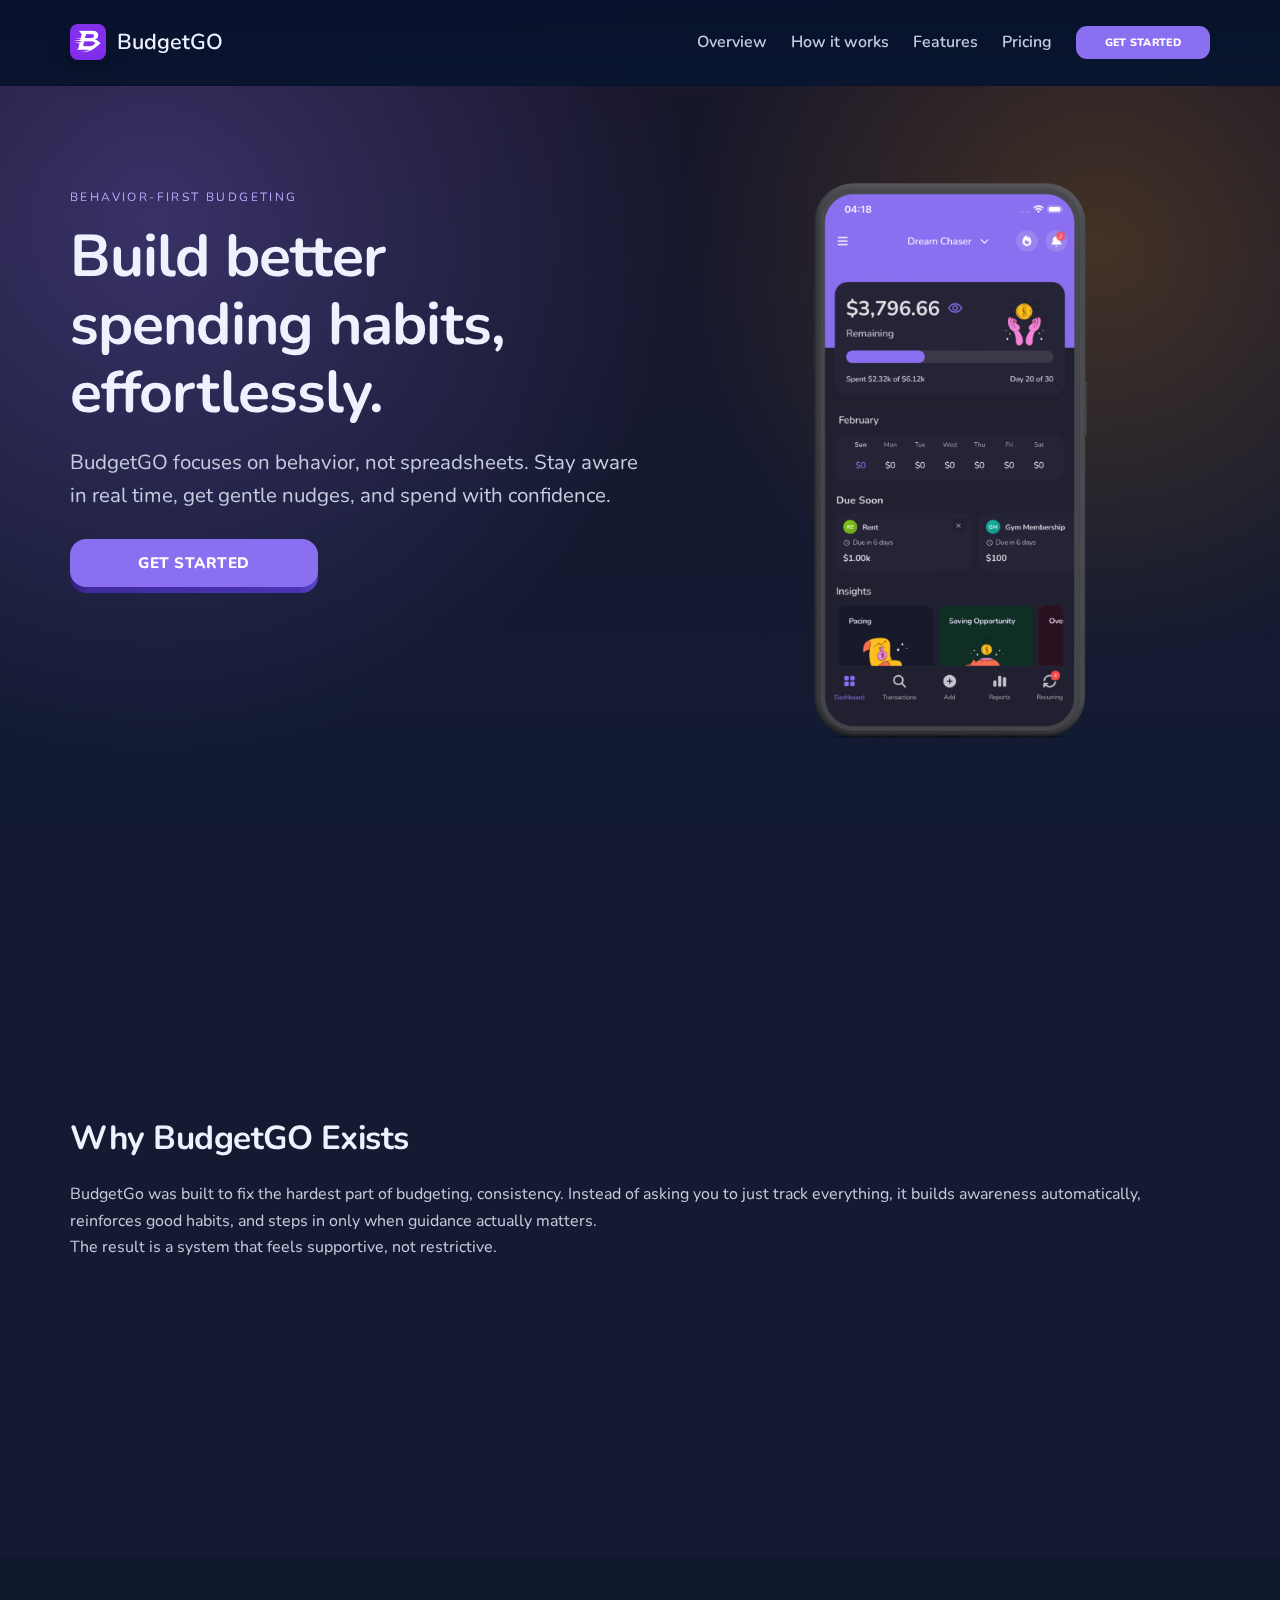
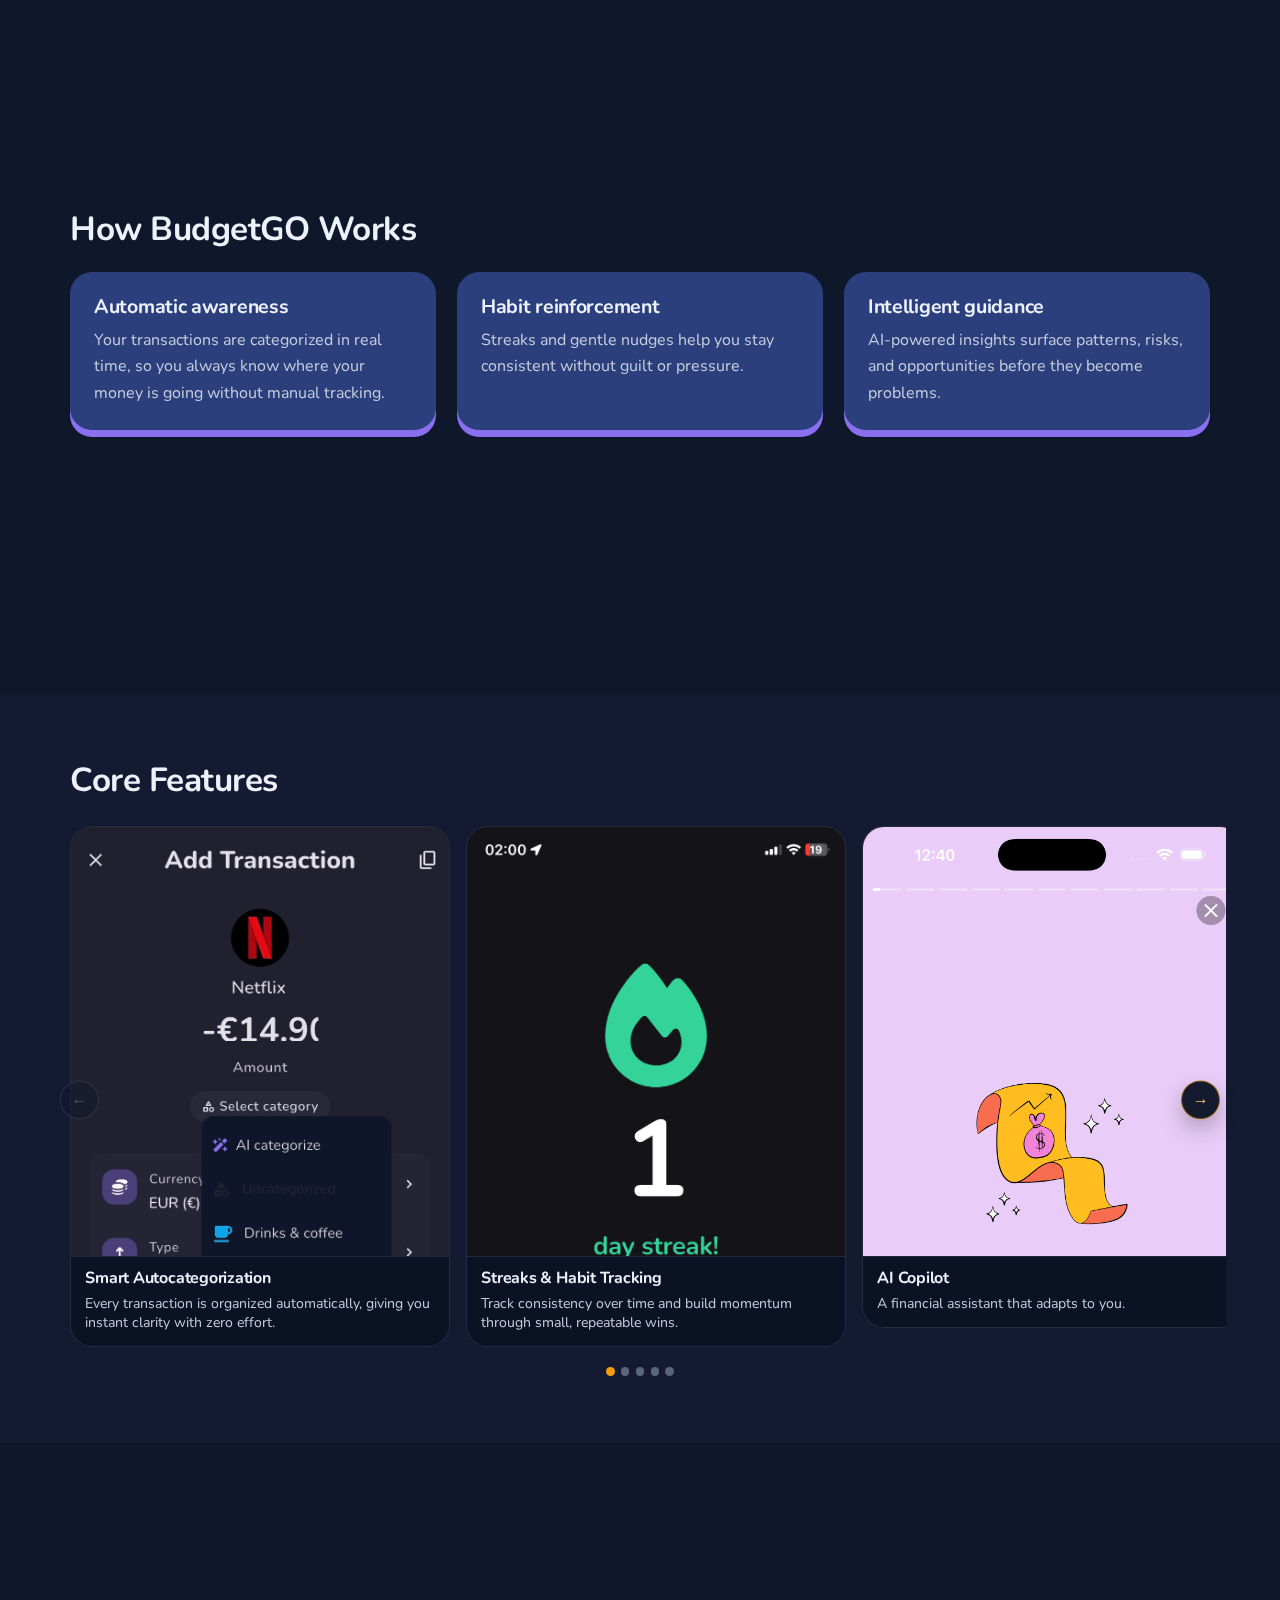
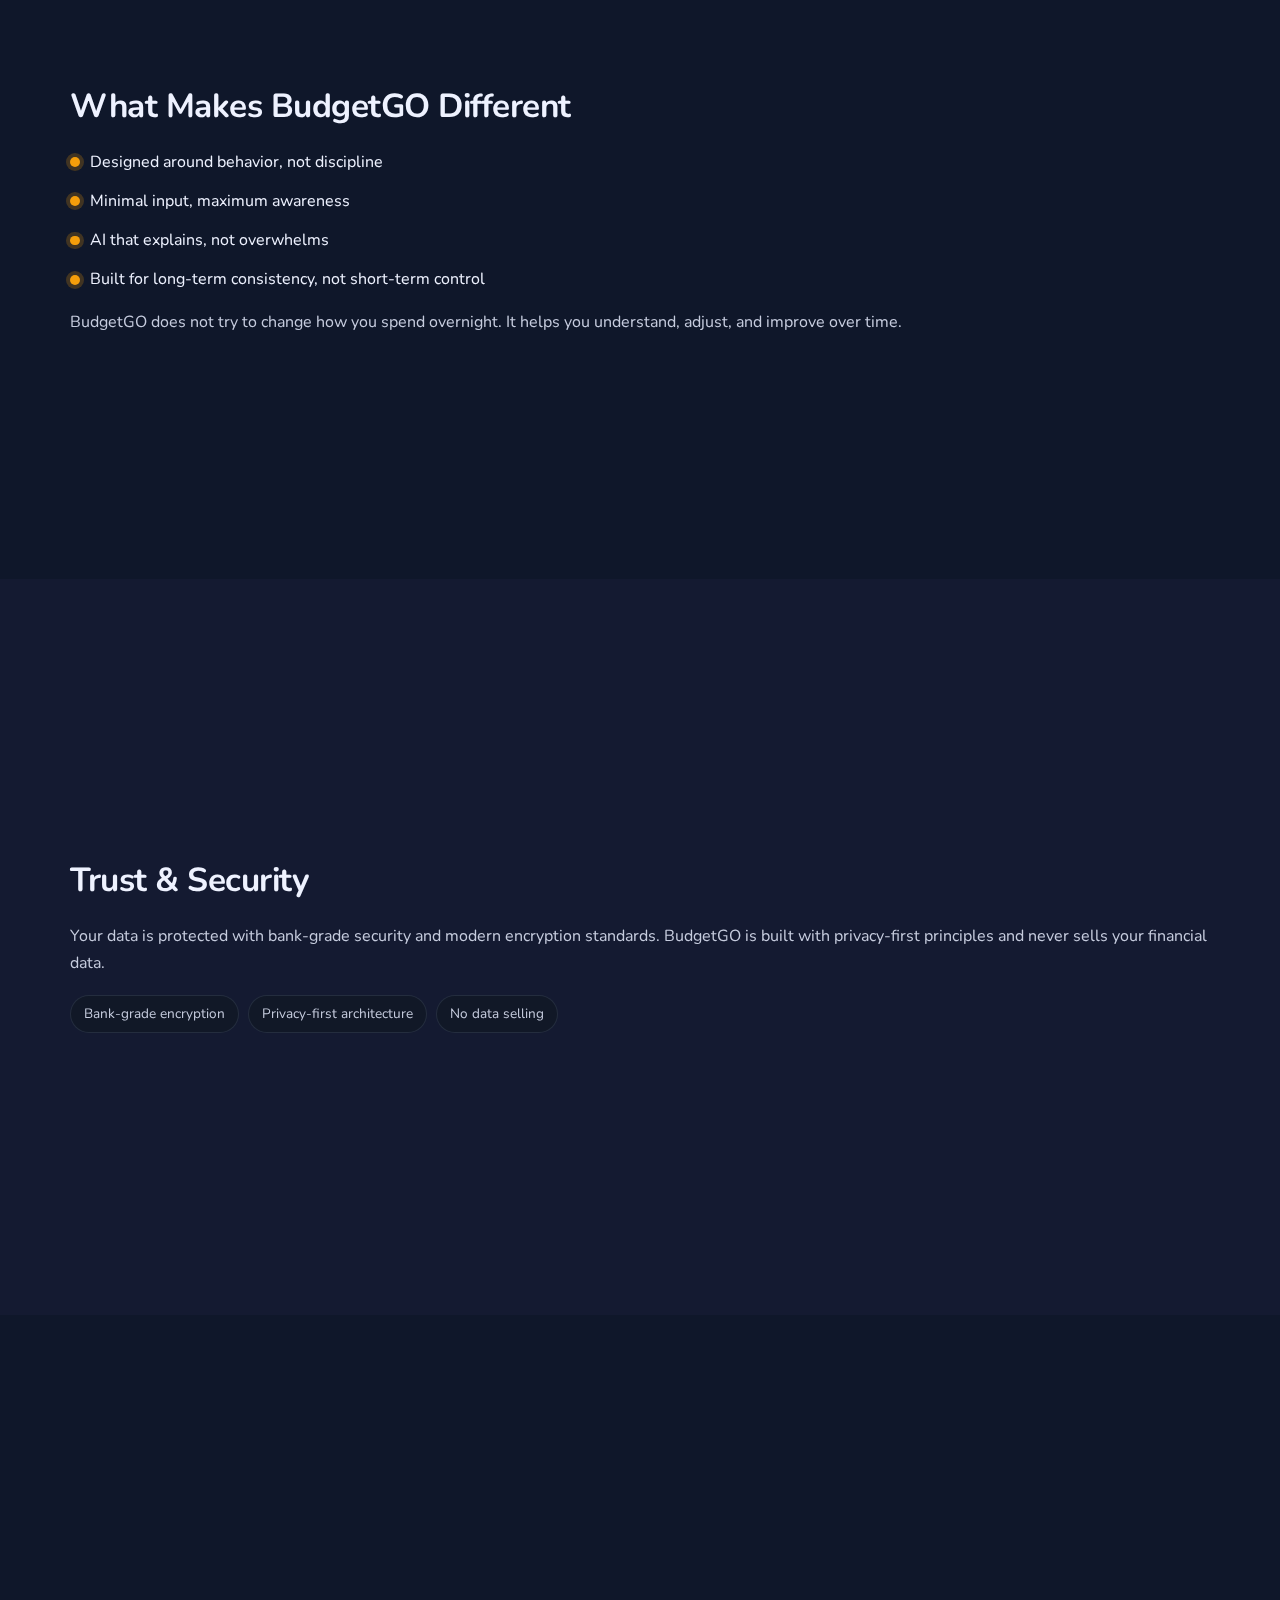
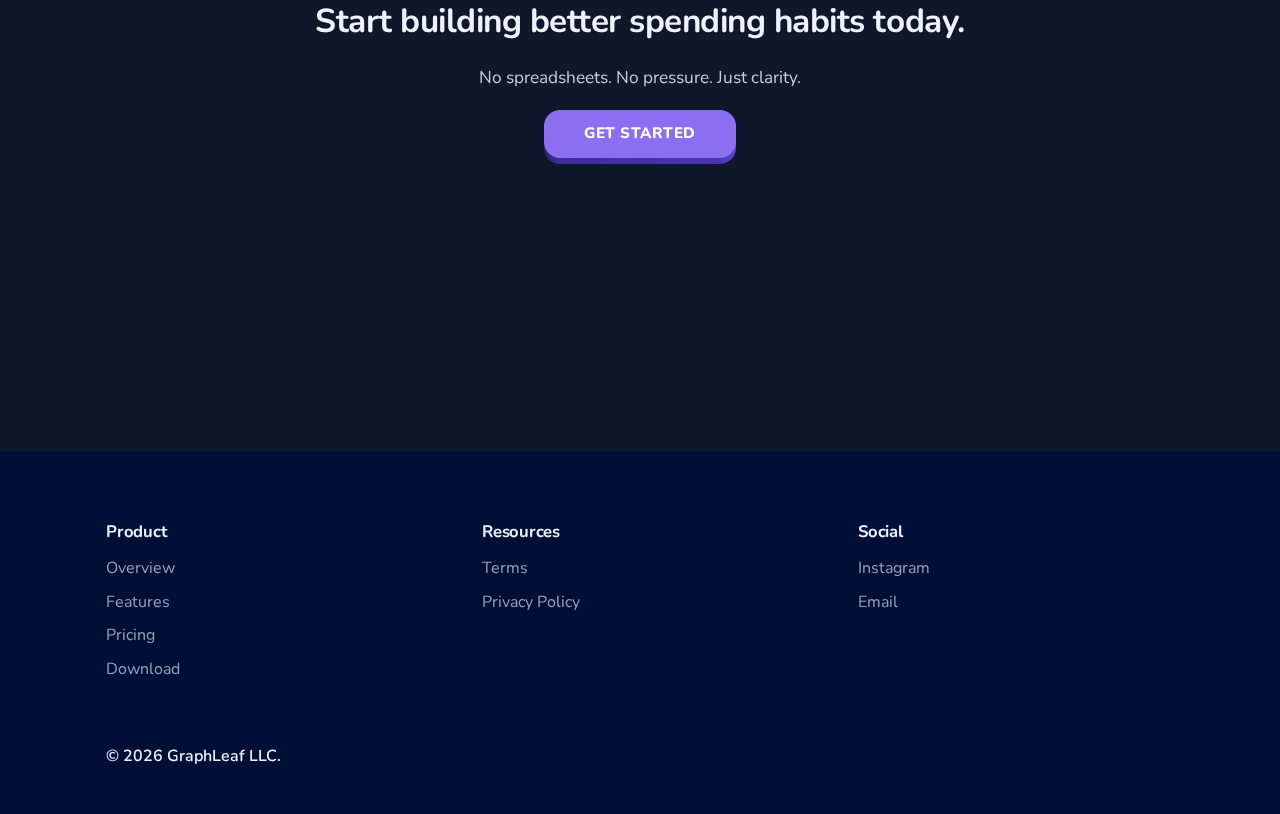
<file: index.html>
<!DOCTYPE html>
<html lang="en">
<head>
  <meta charset="UTF-8" />
  <meta name="viewport" content="width=device-width, initial-scale=1" />
  <title>BudgetGO | Build better spending habits, effortlessly</title>
  <meta name="description" content="BudgetGO focuses on behavior, not spreadsheets. Stay aware in real time, get gentle nudges, and spend with confidence." />
  <meta property="og:title" content="BudgetGO | Build better spending habits, effortlessly" />
  <meta property="og:description" content="BudgetGO focuses on behavior, not spreadsheets. Stay aware in real time, get gentle nudges, and spend with confidence." />
  <meta property="og:type" content="website" />
  <meta name="theme-color" content="#0F172A" />
  <link rel="preconnect" href="https://fonts.gstatic.com" crossorigin />
  <link href="https://fonts.googleapis.com/css2?family=Nunito:wght@400;500;600;700;800&display=swap" rel="stylesheet" />
  <link rel="icon" href="src/images/logo.png" />
  <link rel="stylesheet" href="styles.css" />
</head>
<body>
  <header class="site-header" id="top">
    <div class="container nav-row">
      <a class="brand" href="#top" aria-label="BudgetGO homepage">
        <img src="src/images/logo.png" alt="BudgetGO logo" width="36" height="36" />
        <span>BudgetGO</span>
      </a>

      <button class="menu-toggle" type="button" aria-label="Open navigation" aria-expanded="false" aria-controls="site-nav">
        <span></span>
      </button>

      <nav id="site-nav" class="nav-links" aria-label="Primary navigation">
        <a href="#overview">Overview</a>
        <a href="#how-it-works">How it works</a>
        <a href="#features">Features</a>
        <a href="#">Pricing</a>
        <a class="btn btn-primary nav-cta-half" href="https://testflight.apple.com/join/V6pXPwcp" target="_blank" rel="noopener noreferrer">
          <span class="edge" aria-hidden="true"></span>
          <span class="front">Get started</span>
        </a>
      </nav>
    </div>
  </header>

  <main>
    <section id="overview" class="hero section">
      <div class="container hero-grid">
        <div class="hero-copy">
          <p class="eyebrow">Behavior-first budgeting</p>
          <h1>Build better spending habits, effortlessly.</h1>
          <p class="lead">BudgetGO focuses on behavior, not spreadsheets. Stay aware in real time, get gentle nudges, and spend with confidence.</p>
          <div class="hero-actions">
            <a class="btn btn-primary" href="https://testflight.apple.com/join/V6pXPwcp" target="_blank" rel="noopener noreferrer">
              <span class="edge" aria-hidden="true"></span>
              <span class="front">Get started</span>
            </a>
          </div>
        </div>

        <img class="hero-main-shot" src="src/images/home.png" alt="BudgetGO home screen" />
      </div>
    </section>

    <section id="why-exists" class="section why-section section-alt-hero">
      <div class="container">
        <h2>Why BudgetGO Exists</h2>
        <p>BudgetGo was built to fix the hardest part of budgeting, consistency. Instead of asking you to just track everything, it builds awareness automatically, reinforces good habits, and steps in only when guidance actually matters.</p>
        <p>The result is a system that feels supportive, not restrictive.</p>
      </div>
    </section>

    <section id="how-it-works" class="section section-tint section-alt-base">
      <div class="container">
        <h2>How BudgetGO Works</h2>
        <div class="steps-grid">
          <article class="step-card">
            <h3>Automatic awareness</h3>
            <p>Your transactions are categorized in real time, so you always know where your money is going without manual tracking.</p>
          </article>

          <article class="step-card">
            <h3>Habit reinforcement</h3>
            <p>Streaks and gentle nudges help you stay consistent without guilt or pressure.</p>
          </article>

          <article class="step-card">
            <h3>Intelligent guidance</h3>
            <p>AI-powered insights surface patterns, risks, and opportunities before they become problems.</p>
          </article>
        </div>
      </div>
    </section>

    <section id="features" class="section section-alt-hero">
      <div class="container">
        <h2>Core Features</h2>

        <div class="features-carousel">
          <div class="features-grid" id="featuresTrack">
          <article class="feature-card">
            <img src="src/images/autocategorize.jpg" alt="Smart autocategorization screen" loading="lazy" />
            <div class="feature-body">
              <h3>Smart Autocategorization</h3>
              <p>Every transaction is organized automatically, giving you instant clarity with zero effort.</p>
            </div>
          </article>

          <article class="feature-card">
            <img src="src/images/streak.PNG" alt="Streak and habit tracking screen" loading="lazy" />
            <div class="feature-body">
              <h3>Streaks &amp; Habit Tracking</h3>
              <p>Track consistency over time and build momentum through small, repeatable wins.</p>
            </div>
          </article>

          <article class="feature-card">
            <img src="src/images/insight-view.png" alt="AI insight screen" loading="lazy" />
            <div class="feature-body">
              <h3>AI Copilot</h3>
              <p>A financial assistant that adapts to you.</p>
            </div>
          </article>

          <article class="feature-card">
            <img src="src/images/recurring.jpg" alt="Recurring expenses screen" loading="lazy" />
            <div class="feature-body">
              <h3>Recurring Expenses</h3>
              <p>Bills and subscriptions are tracked automatically, so nothing catches you off guard.</p>
            </div>
          </article>

          <article class="feature-card">
            <img src="src/images/multiplebudget.jpg" alt="Multiple budgets management screen" loading="lazy" />
            <div class="feature-body">
              <h3>Multiple Budgets</h3>
              <p>Create separate budgets for different goals, cycles, or lifestyles without friction.</p>
            </div>
          </article>
          </div>
          <div class="features-controls" aria-label="Feature carousel controls">
            <button class="features-nav prev" type="button" aria-label="Previous feature">&#8592;</button>
            <button class="features-nav next" type="button" aria-label="Next feature">&#8594;</button>
          </div>
          <div class="features-dots" id="featuresDots" aria-label="Feature carousel pagination"></div>
        </div>

      </div>
    </section>

    <section class="section section-tint section-alt-base">
      <div class="container">
        <h2>What Makes BudgetGO Different</h2>
        <ul class="difference-list">
          <li>Designed around behavior, not discipline</li>
          <li>Minimal input, maximum awareness</li>
          <li>AI that explains, not overwhelms</li>
          <li>Built for long-term consistency, not short-term control</li>
        </ul>
        <p>BudgetGO does not try to change how you spend overnight. It helps you understand, adjust, and improve over time.</p>
      </div>
    </section>

    <section id="security" class="section section-alt-hero">
      <div class="container">
        <h2>Trust &amp; Security</h2>
        <p>Your data is protected with bank-grade security and modern encryption standards. BudgetGO is built with privacy-first principles and never sells your financial data.</p>
        <div class="security-pills">
          <span>Bank-grade encryption</span>
          <span>Privacy-first architecture</span>
          <span>No data selling</span>
        </div>
      </div>
    </section>

    <section id="final-cta" class="section final-cta section-alt-base">
      <div class="container">
        <h2>Start building better spending habits today.</h2>
        <p>No spreadsheets. No pressure. Just clarity.</p>
        <a class="btn btn-primary" href="https://testflight.apple.com/join/V6pXPwcp" target="_blank" rel="noopener noreferrer">
          <span class="edge" aria-hidden="true"></span>
          <span class="front">Get started</span>
        </a>
      </div>
    </section>
  </main>

  <footer class="site-footer">
    <div class="container footer-grid">
      <div>
        <h3>Product</h3>
        <a href="#overview">Overview</a>
        <a href="#features">Features</a>
        <a href="#">Pricing</a>
        <a href="https://testflight.apple.com/join/V6pXPwcp" target="_blank" rel="noopener noreferrer">Download</a>
      </div>

      <div>
        <h3>Resources</h3>
        <a href="#">Terms</a>
        <a href="privacy_policy.html">Privacy Policy</a>
      </div>

      <div>
        <h3>Social</h3>
        <a href="https://instagram.com/budgetgo.ai" target="_blank" rel="noopener noreferrer">Instagram</a>
        <a href="mailto:support@budgetgo.ai">Email</a>
      </div>
    </div>

    <div class="container footer-bottom">
      <div>
        <p>&copy; 2026 GraphLeaf LLC.</p>
      </div>
    </div>
  </footer>

  <script>
    (function () {
      const toggle = document.querySelector('.menu-toggle');
      const nav = document.querySelector('.nav-links');

      if (!toggle || !nav) return;

      const closeMenu = function () {
        toggle.setAttribute('aria-expanded', 'false');
        nav.classList.remove('open');
        document.body.classList.remove('menu-open');
      };

      toggle.addEventListener('click', function () {
        const expanded = toggle.getAttribute('aria-expanded') === 'true';
        toggle.setAttribute('aria-expanded', String(!expanded));
        nav.classList.toggle('open');
        document.body.classList.toggle('menu-open');
      });

      nav.addEventListener('click', function (event) {
        if (event.target instanceof HTMLAnchorElement) closeMenu();
      });

      window.addEventListener('keydown', function (event) {
        if (event.key === 'Escape') closeMenu();
      });

      const featuresTrack = document.getElementById('featuresTrack');
      const prevBtn = document.querySelector('.features-nav.prev');
      const nextBtn = document.querySelector('.features-nav.next');
      const featuresDots = document.getElementById('featuresDots');

      if (featuresTrack && prevBtn && nextBtn) {
        const featureCards = Array.from(featuresTrack.querySelectorAll('.feature-card'));
        const dotButtons = [];

        const scrollStep = function () {
          return Math.max(260, Math.floor(featuresTrack.clientWidth * 0.72));
        };

        const clamp = function (value, min, max) {
          return Math.min(max, Math.max(min, value));
        };

        const getScrollTargetForIndex = function (index) {
          if (!featureCards[index]) return 0;
          return featureCards[index].offsetLeft - featuresTrack.offsetLeft;
        };

        const getActiveIndex = function () {
          if (!featureCards.length) return 0;
          const current = featuresTrack.scrollLeft;
          let nearest = 0;
          let smallestDistance = Infinity;

          featureCards.forEach(function (card, index) {
            const left = card.offsetLeft - featuresTrack.offsetLeft;
            const distance = Math.abs(left - current);
            if (distance < smallestDistance) {
              smallestDistance = distance;
              nearest = index;
            }
          });

          return nearest;
        };

        const syncFeatureUi = function () {
          const maxLeft = Math.max(0, featuresTrack.scrollWidth - featuresTrack.clientWidth);
          const currentLeft = clamp(featuresTrack.scrollLeft, 0, maxLeft);
          prevBtn.disabled = currentLeft <= 2;
          nextBtn.disabled = currentLeft >= maxLeft - 2;

          const activeIndex = getActiveIndex();
          dotButtons.forEach(function (dot, index) {
            dot.classList.toggle('active', index === activeIndex);
            dot.setAttribute('aria-current', index === activeIndex ? 'true' : 'false');
          });
        };

        if (featuresDots && featureCards.length > 1) {
          featureCards.forEach(function (_, index) {
            const dot = document.createElement('button');
            dot.type = 'button';
            dot.className = 'features-dot';
            dot.setAttribute('aria-label', 'Go to feature ' + String(index + 1));
            dot.setAttribute('aria-current', 'false');
            dot.addEventListener('click', function () {
              featuresTrack.scrollTo({
                left: getScrollTargetForIndex(index),
                behavior: 'smooth'
              });
            });
            featuresDots.appendChild(dot);
            dotButtons.push(dot);
          });
        }

        prevBtn.addEventListener('click', function () {
          featuresTrack.scrollBy({ left: -scrollStep(), behavior: 'smooth' });
        });

        nextBtn.addEventListener('click', function () {
          featuresTrack.scrollBy({ left: scrollStep(), behavior: 'smooth' });
        });

        featuresTrack.addEventListener('scroll', syncFeatureUi, { passive: true });
        window.addEventListener('resize', syncFeatureUi);
        syncFeatureUi();
      }

    })();
  </script>
</body>
</html>
</file>
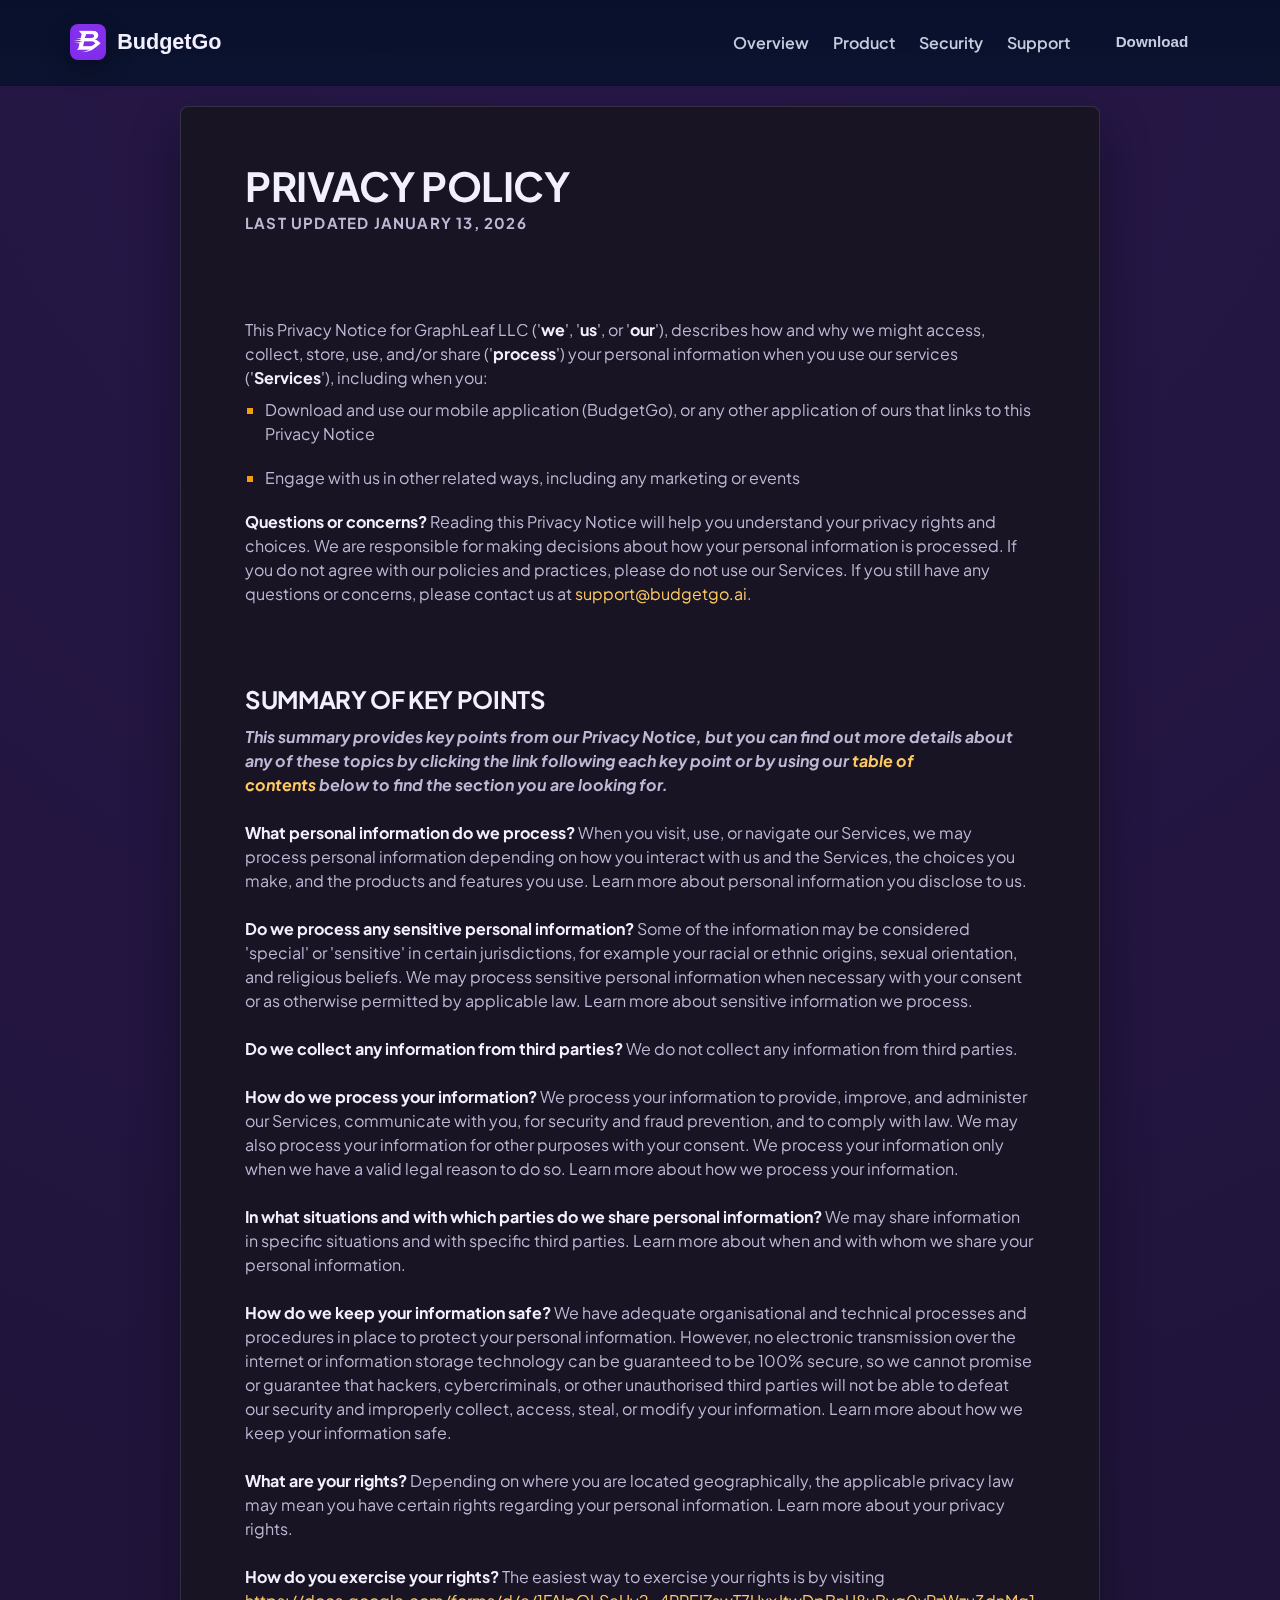
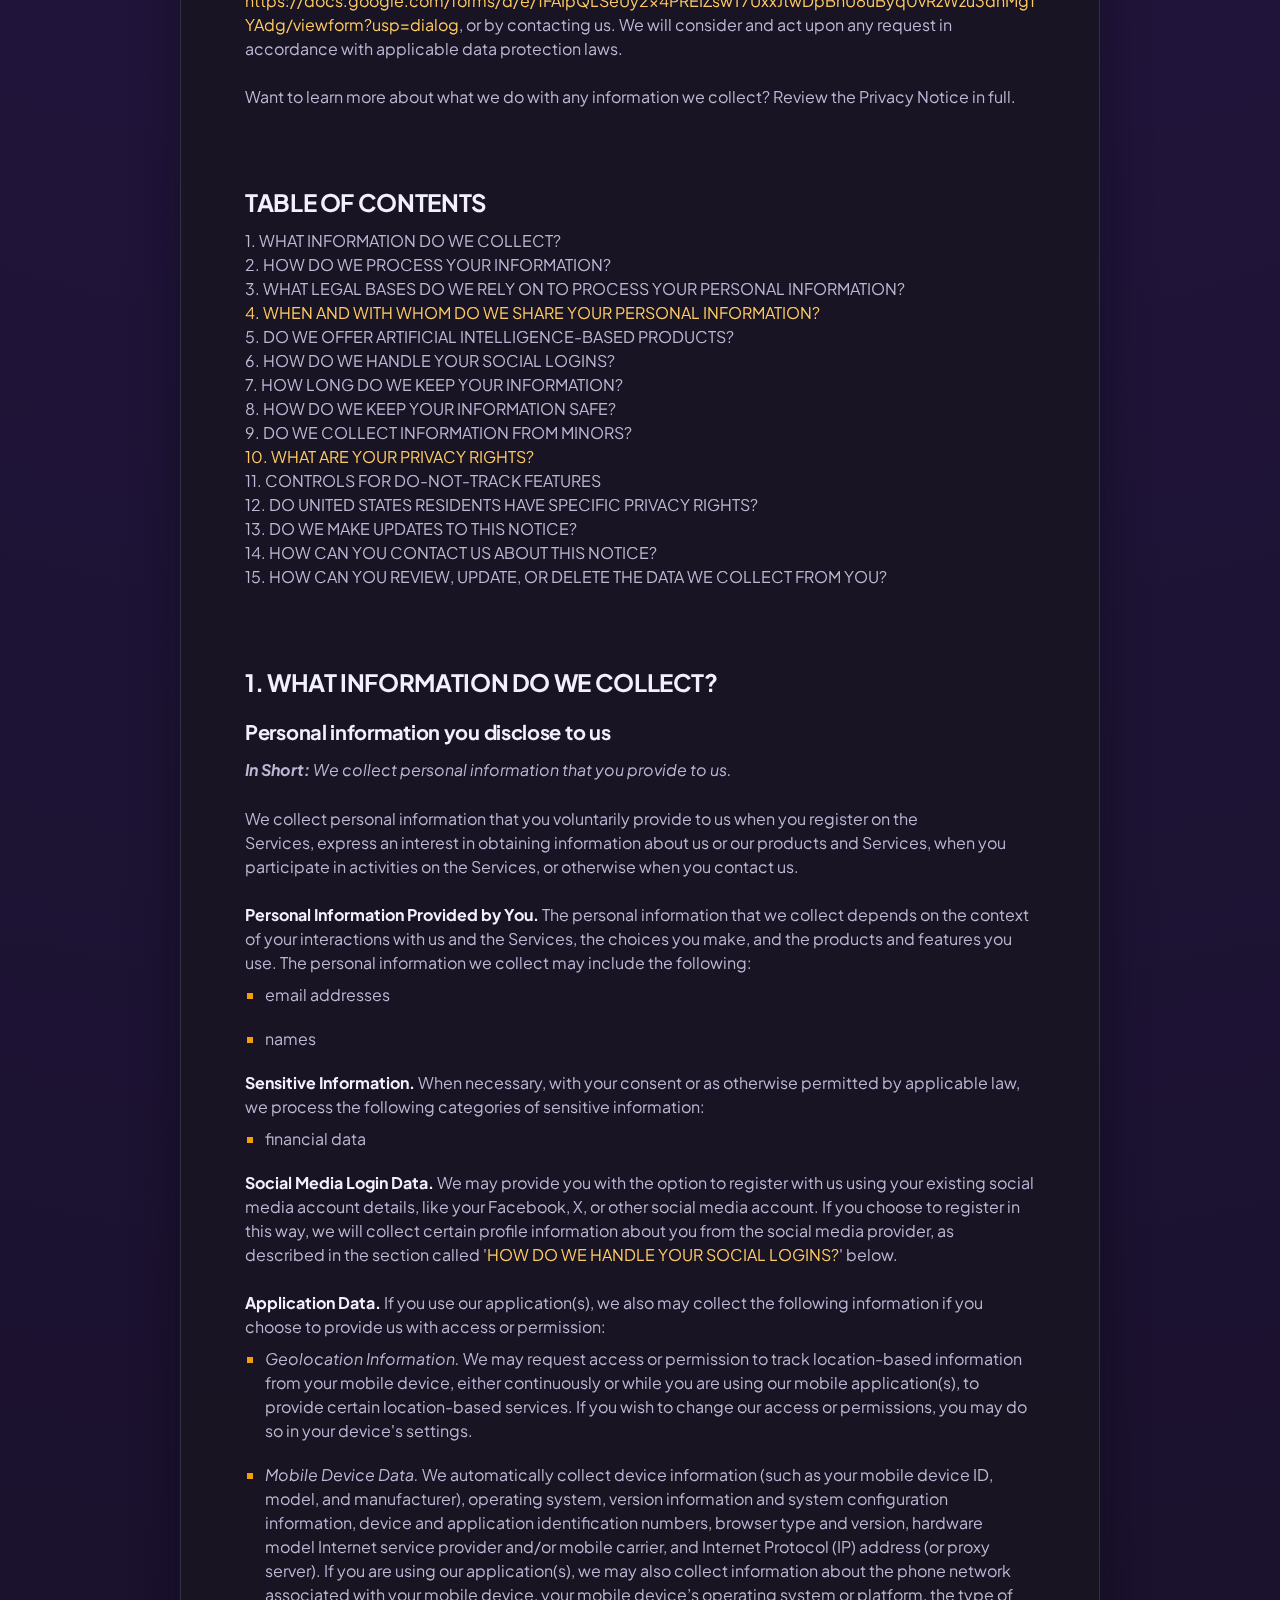
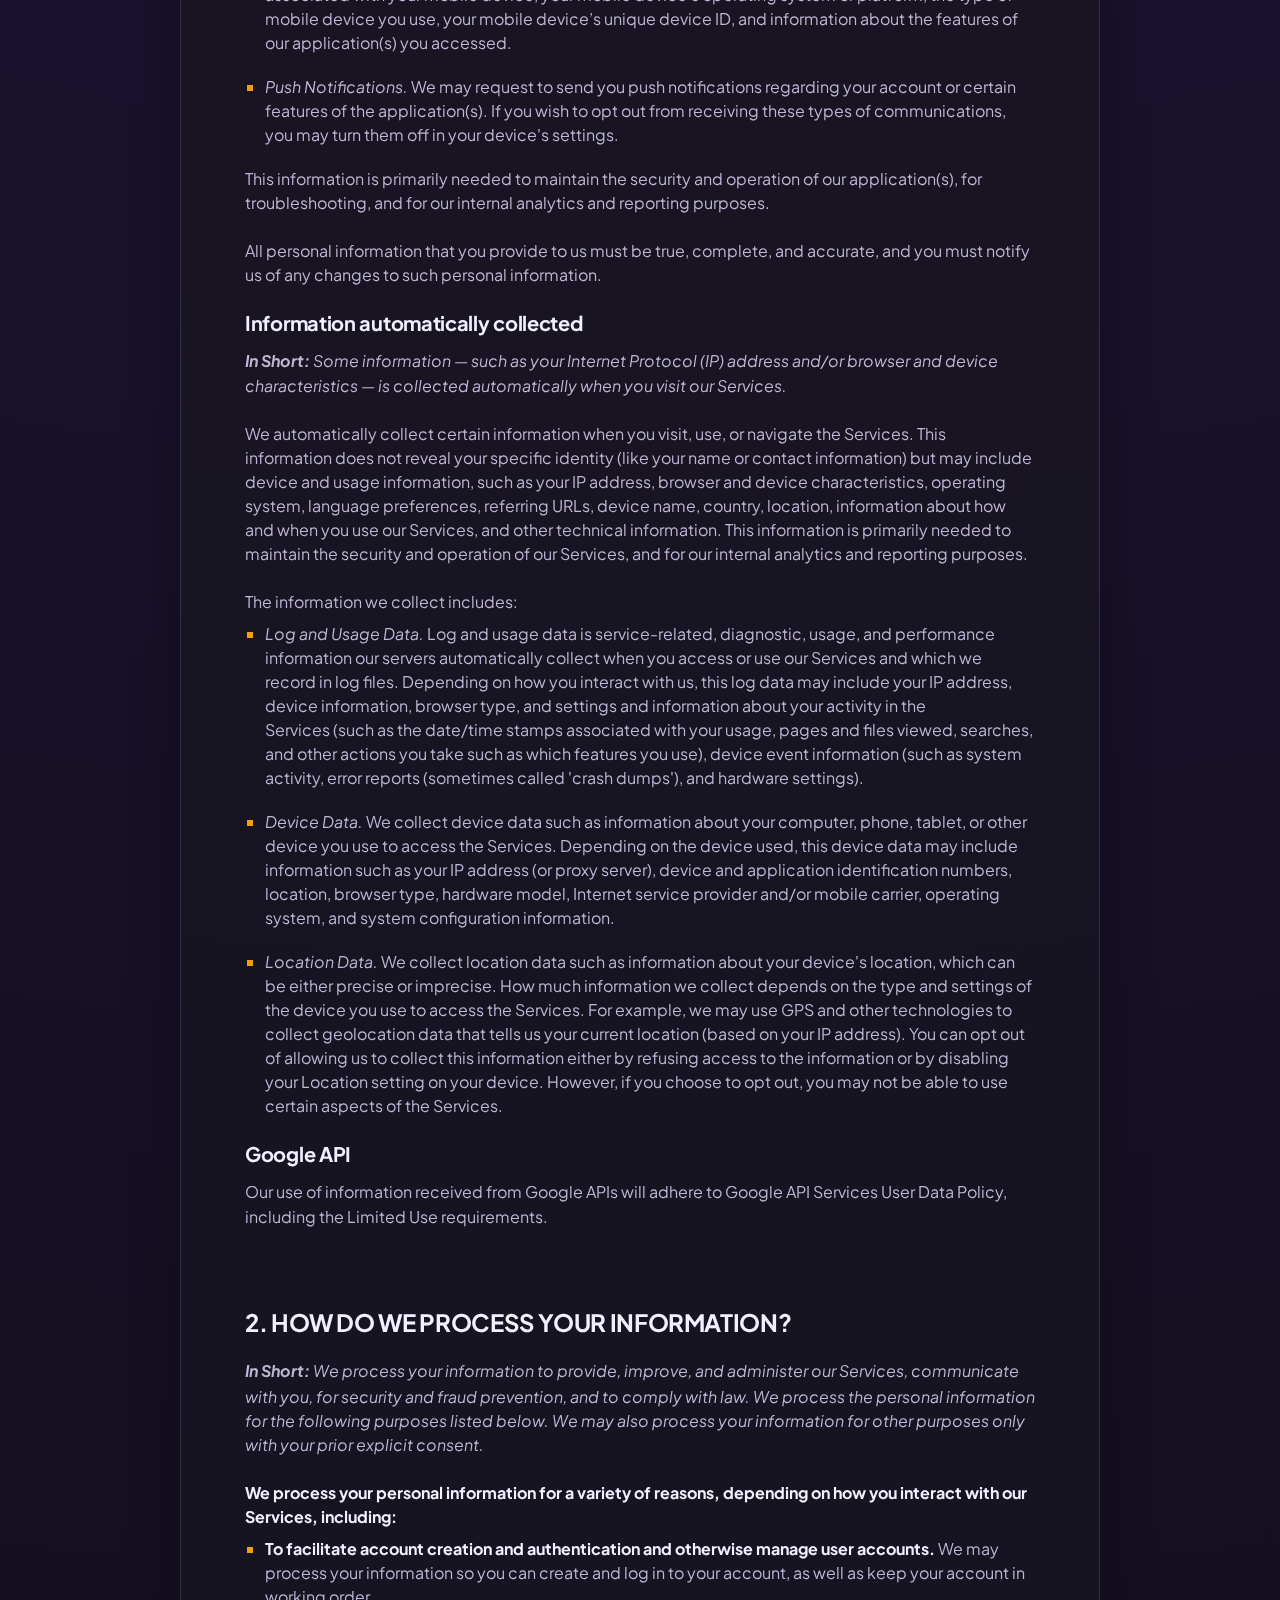
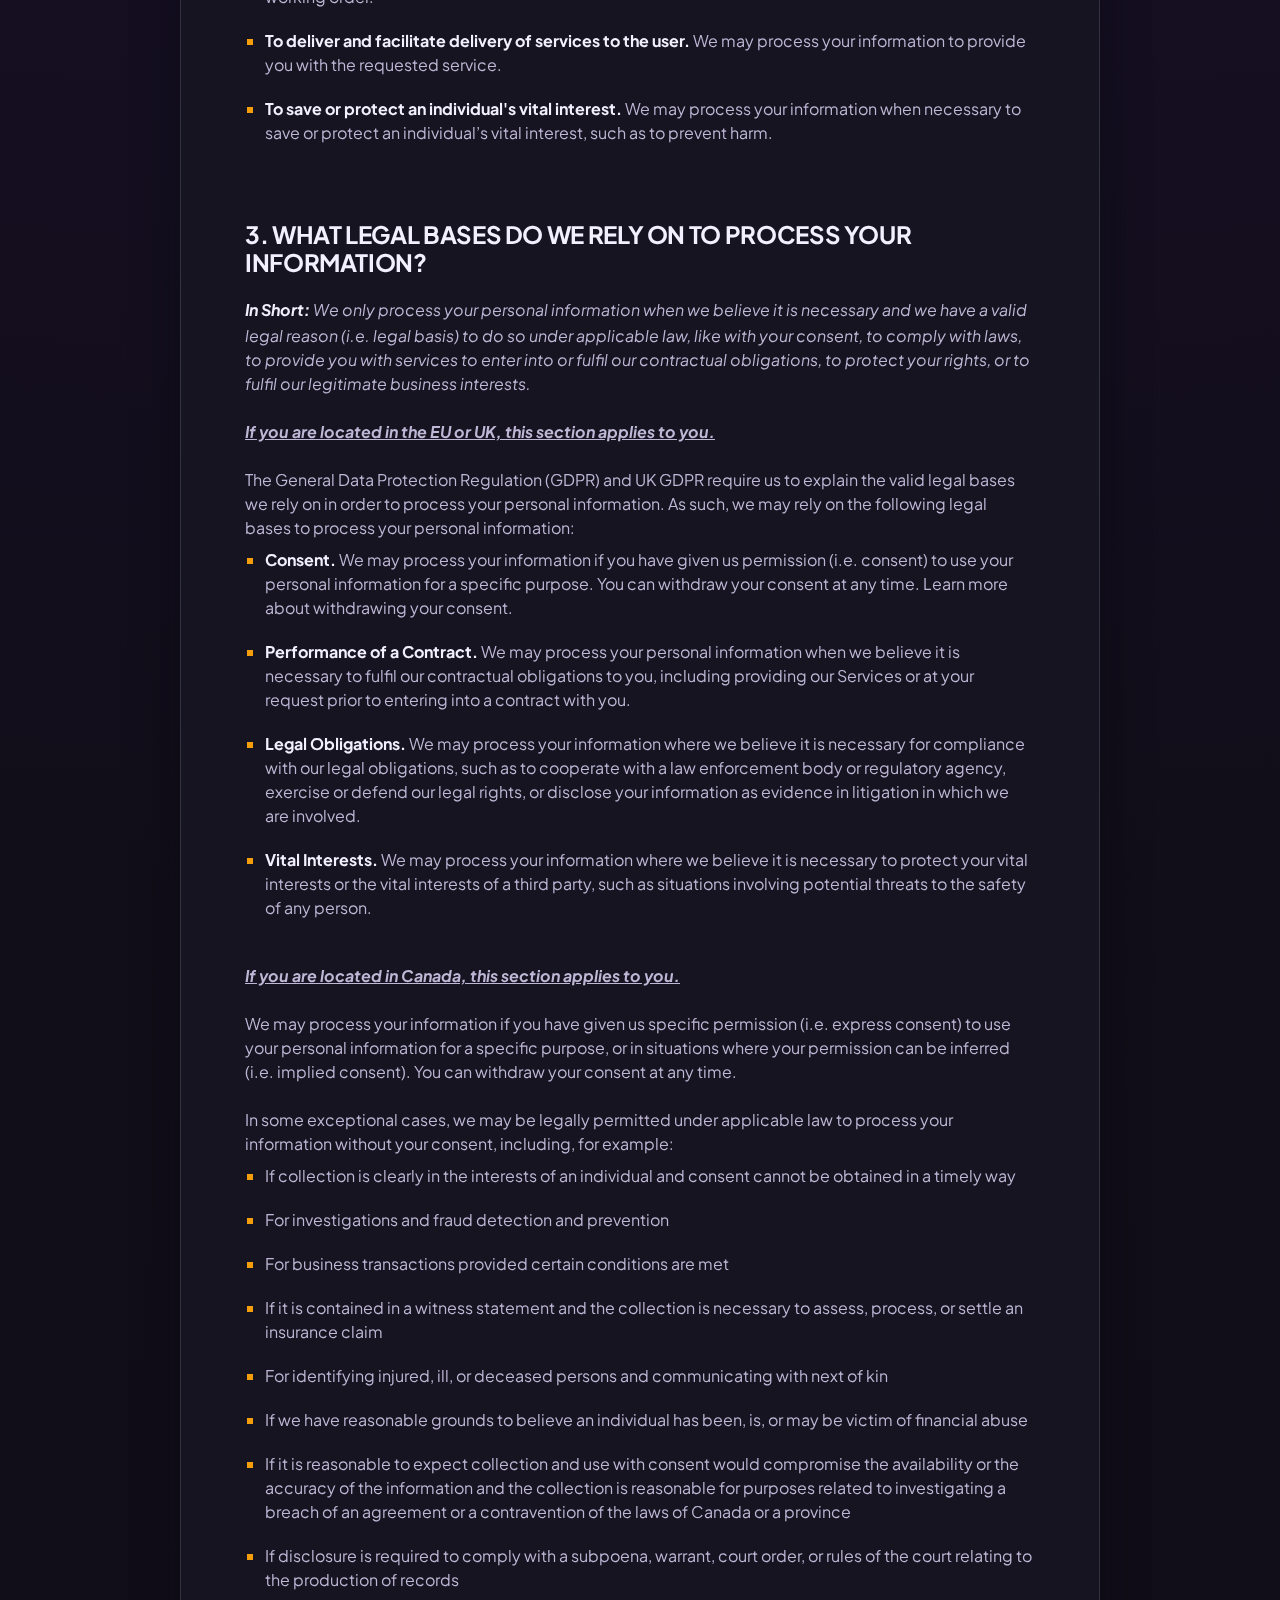
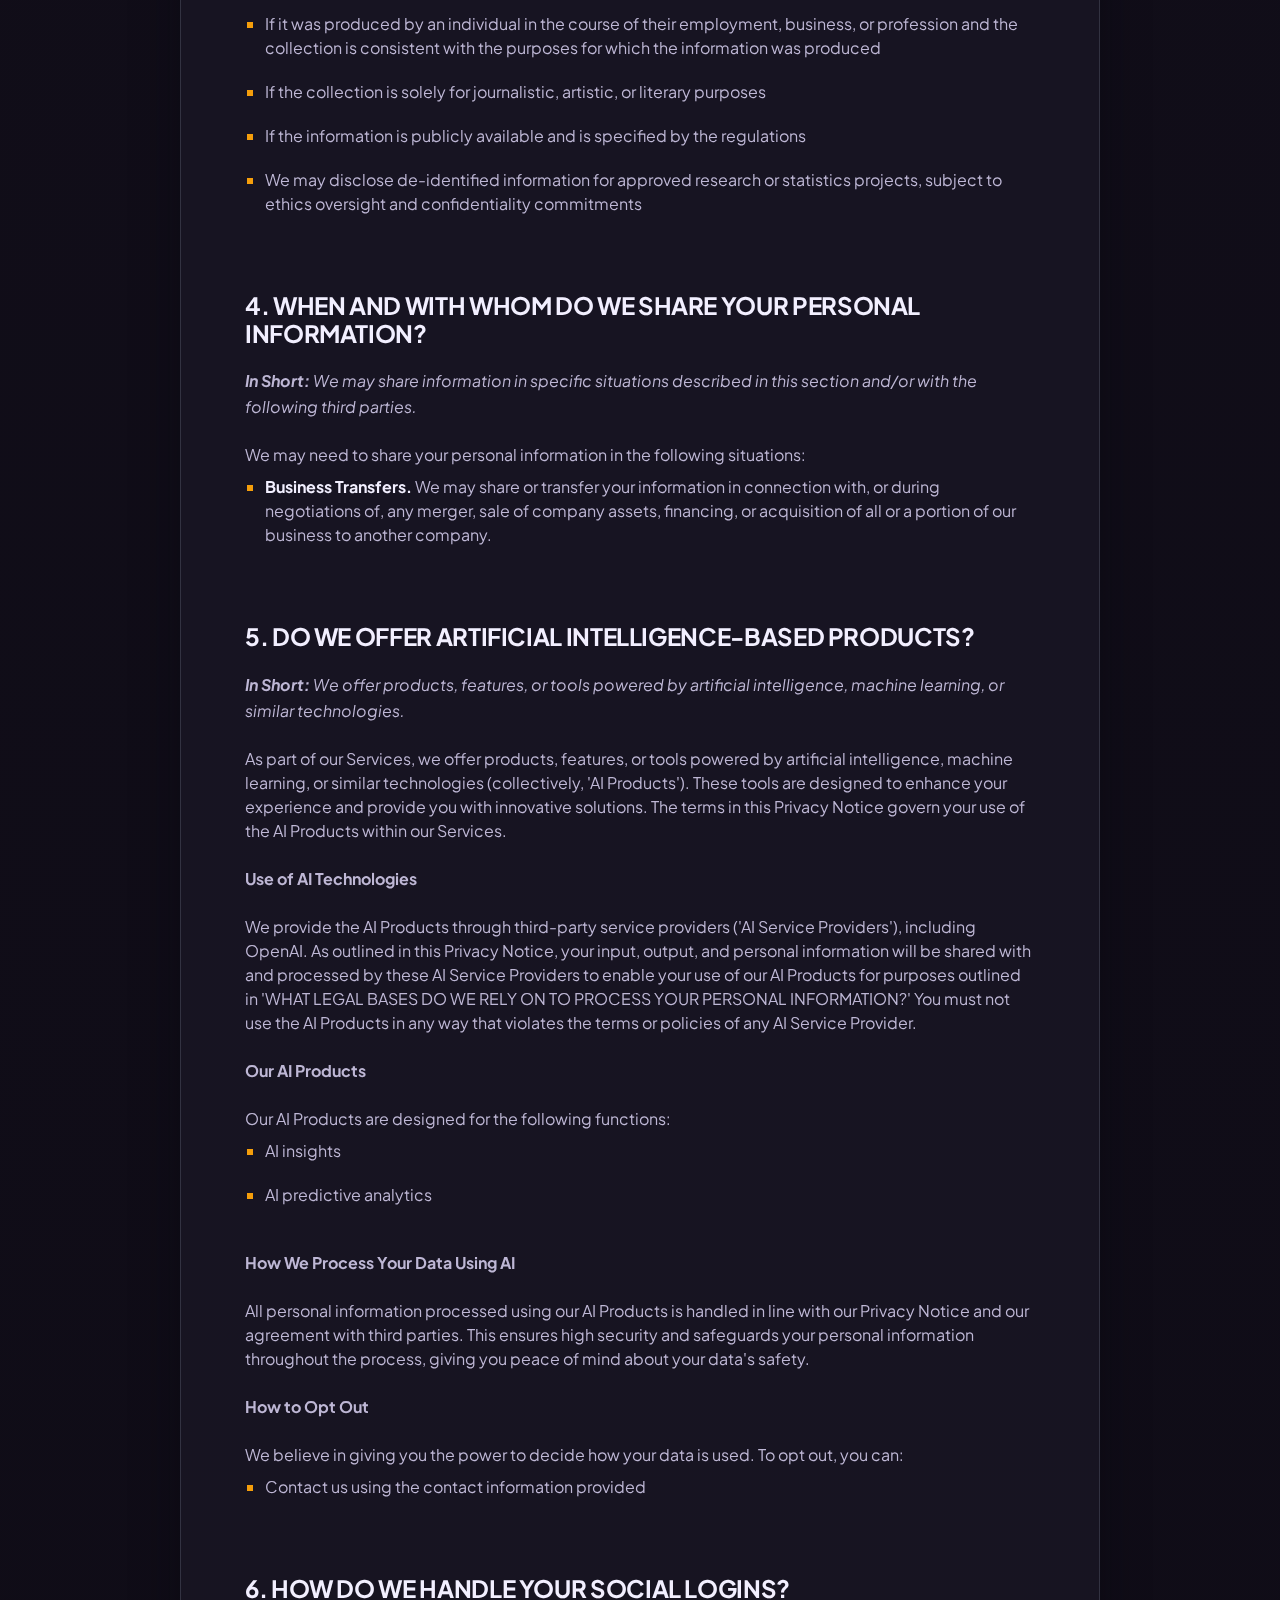
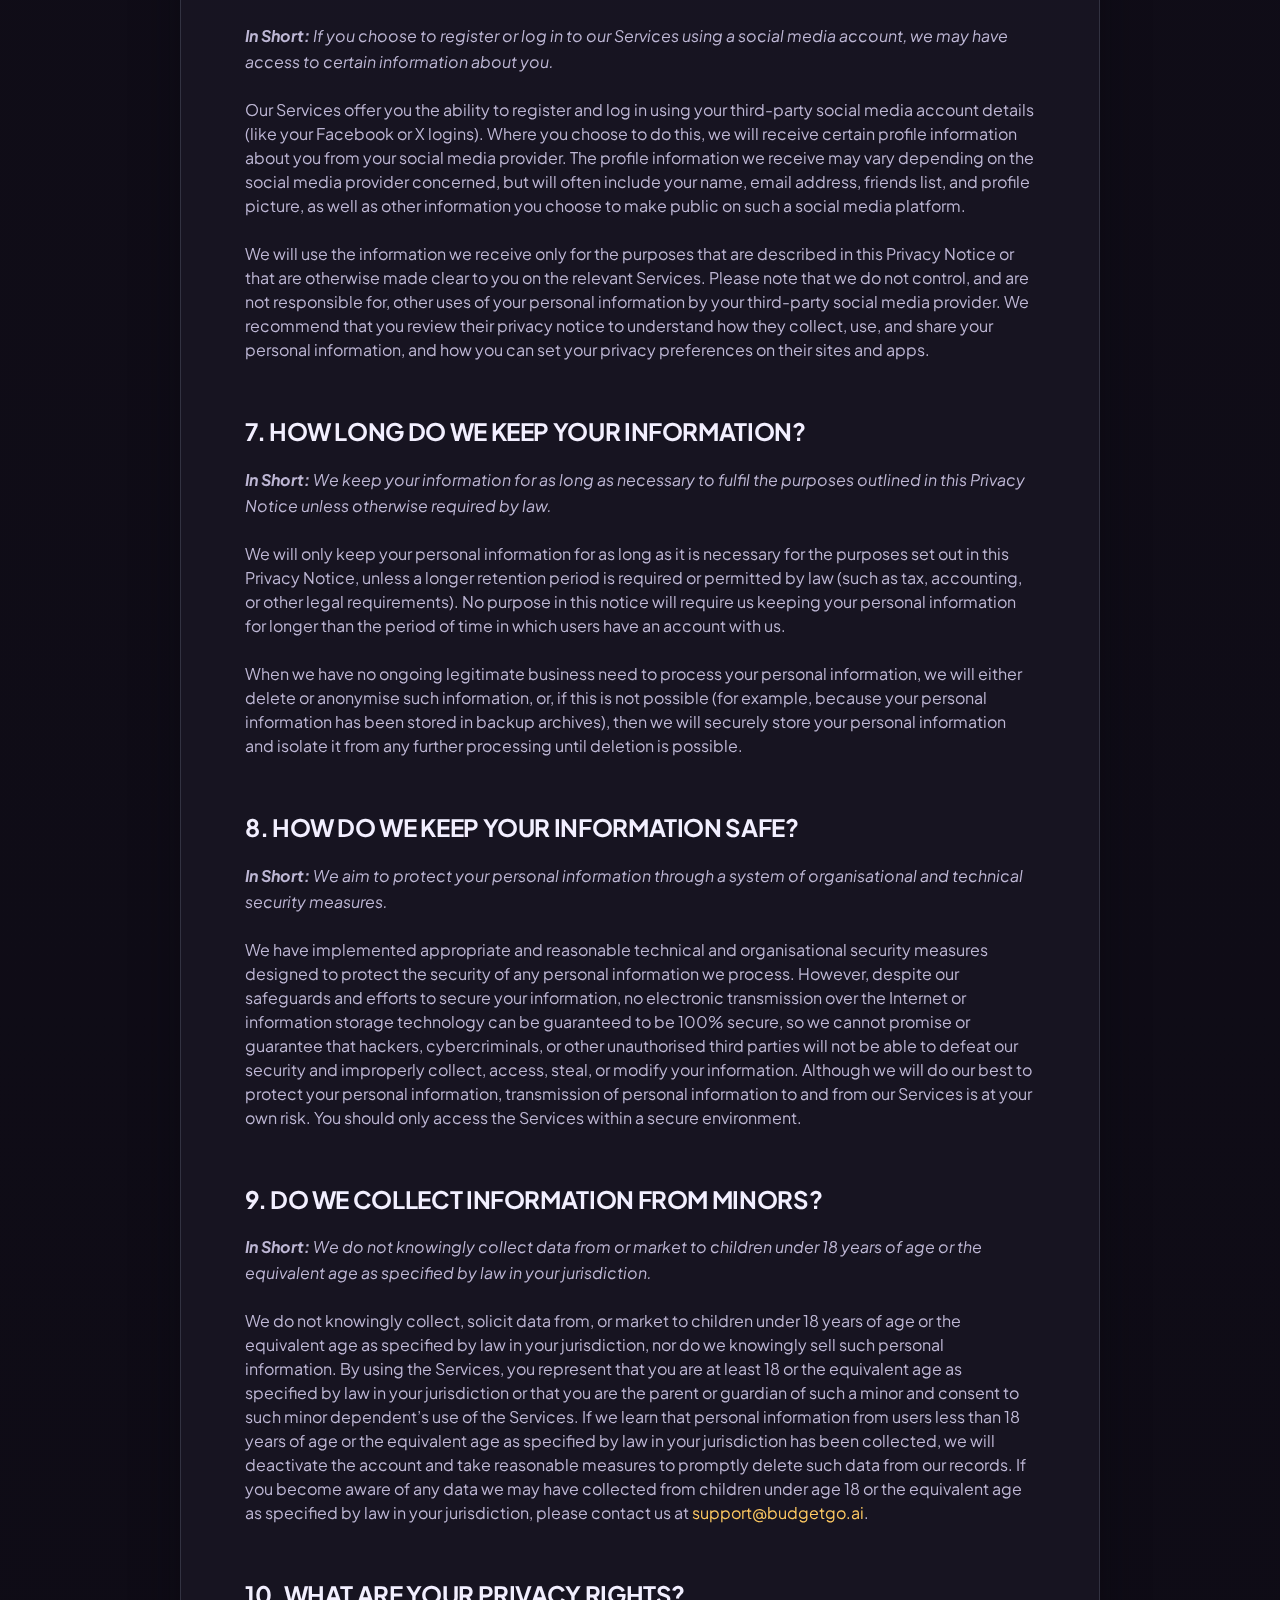
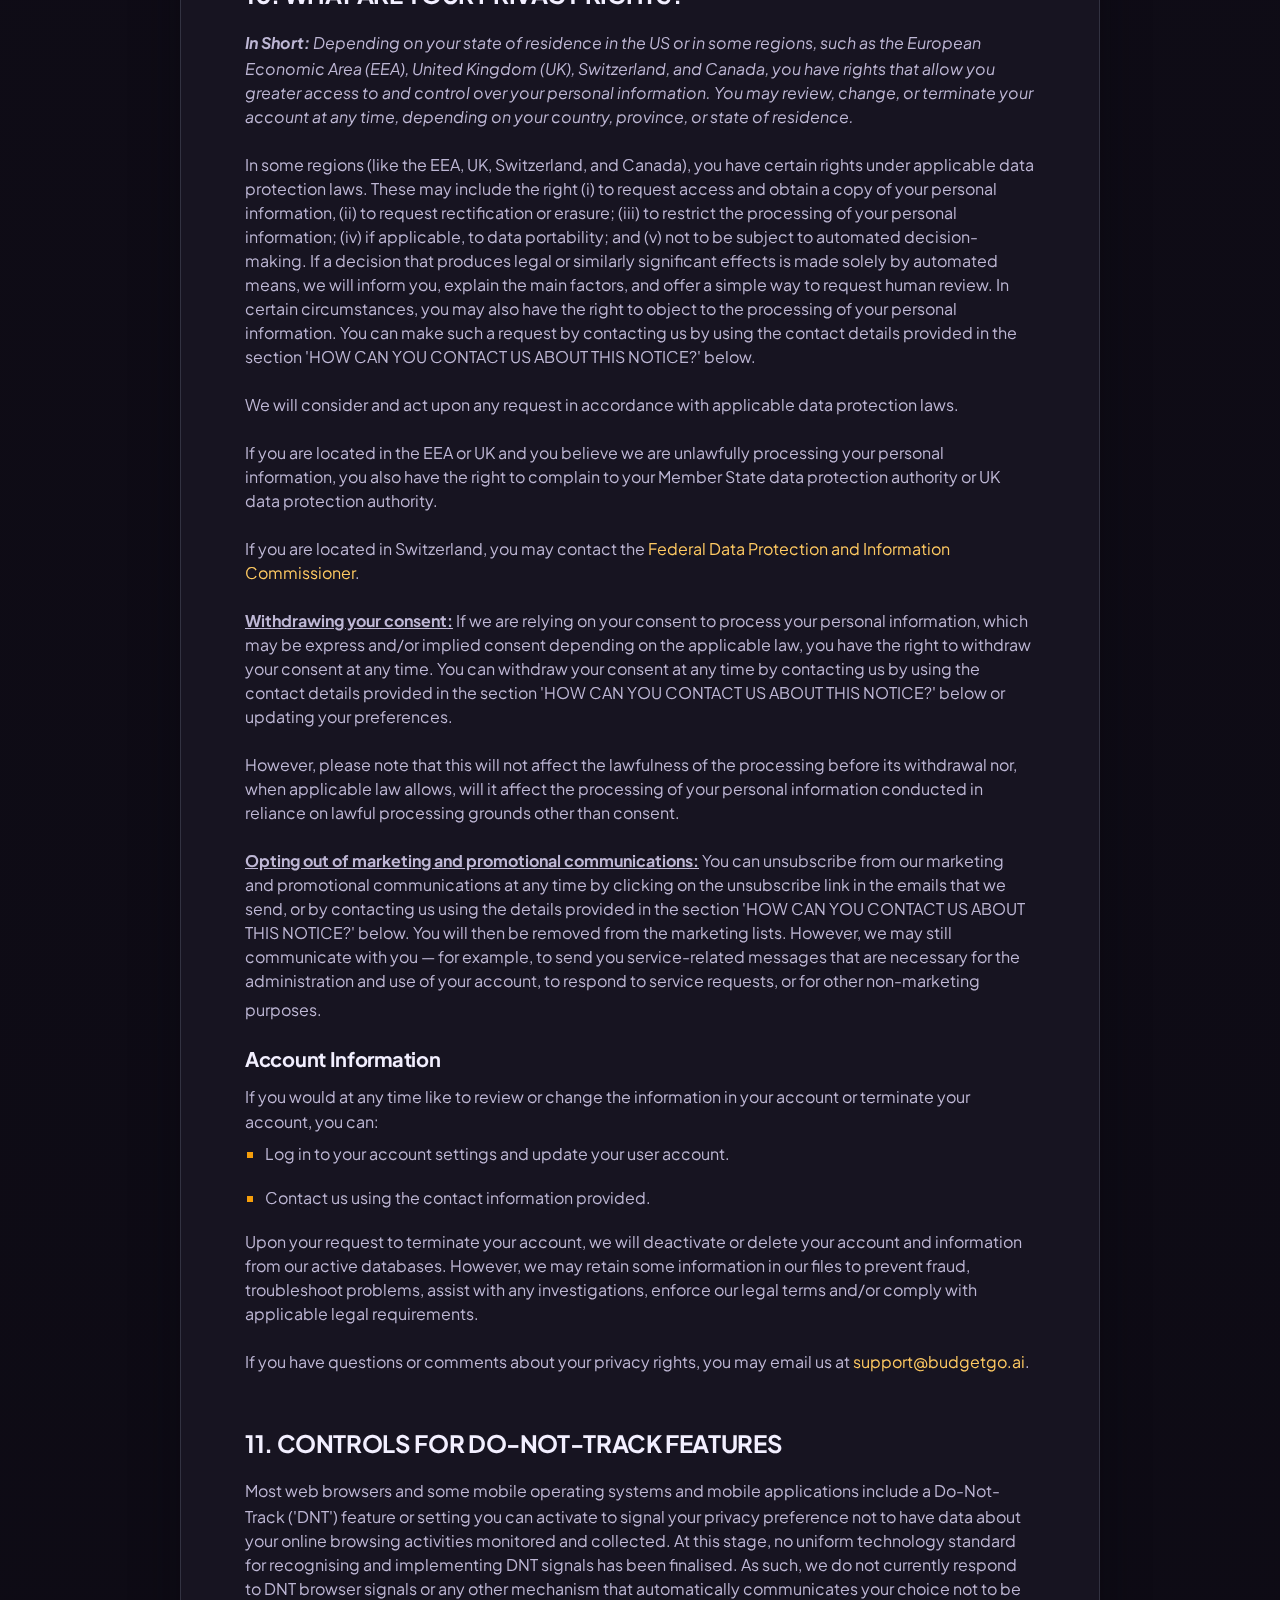
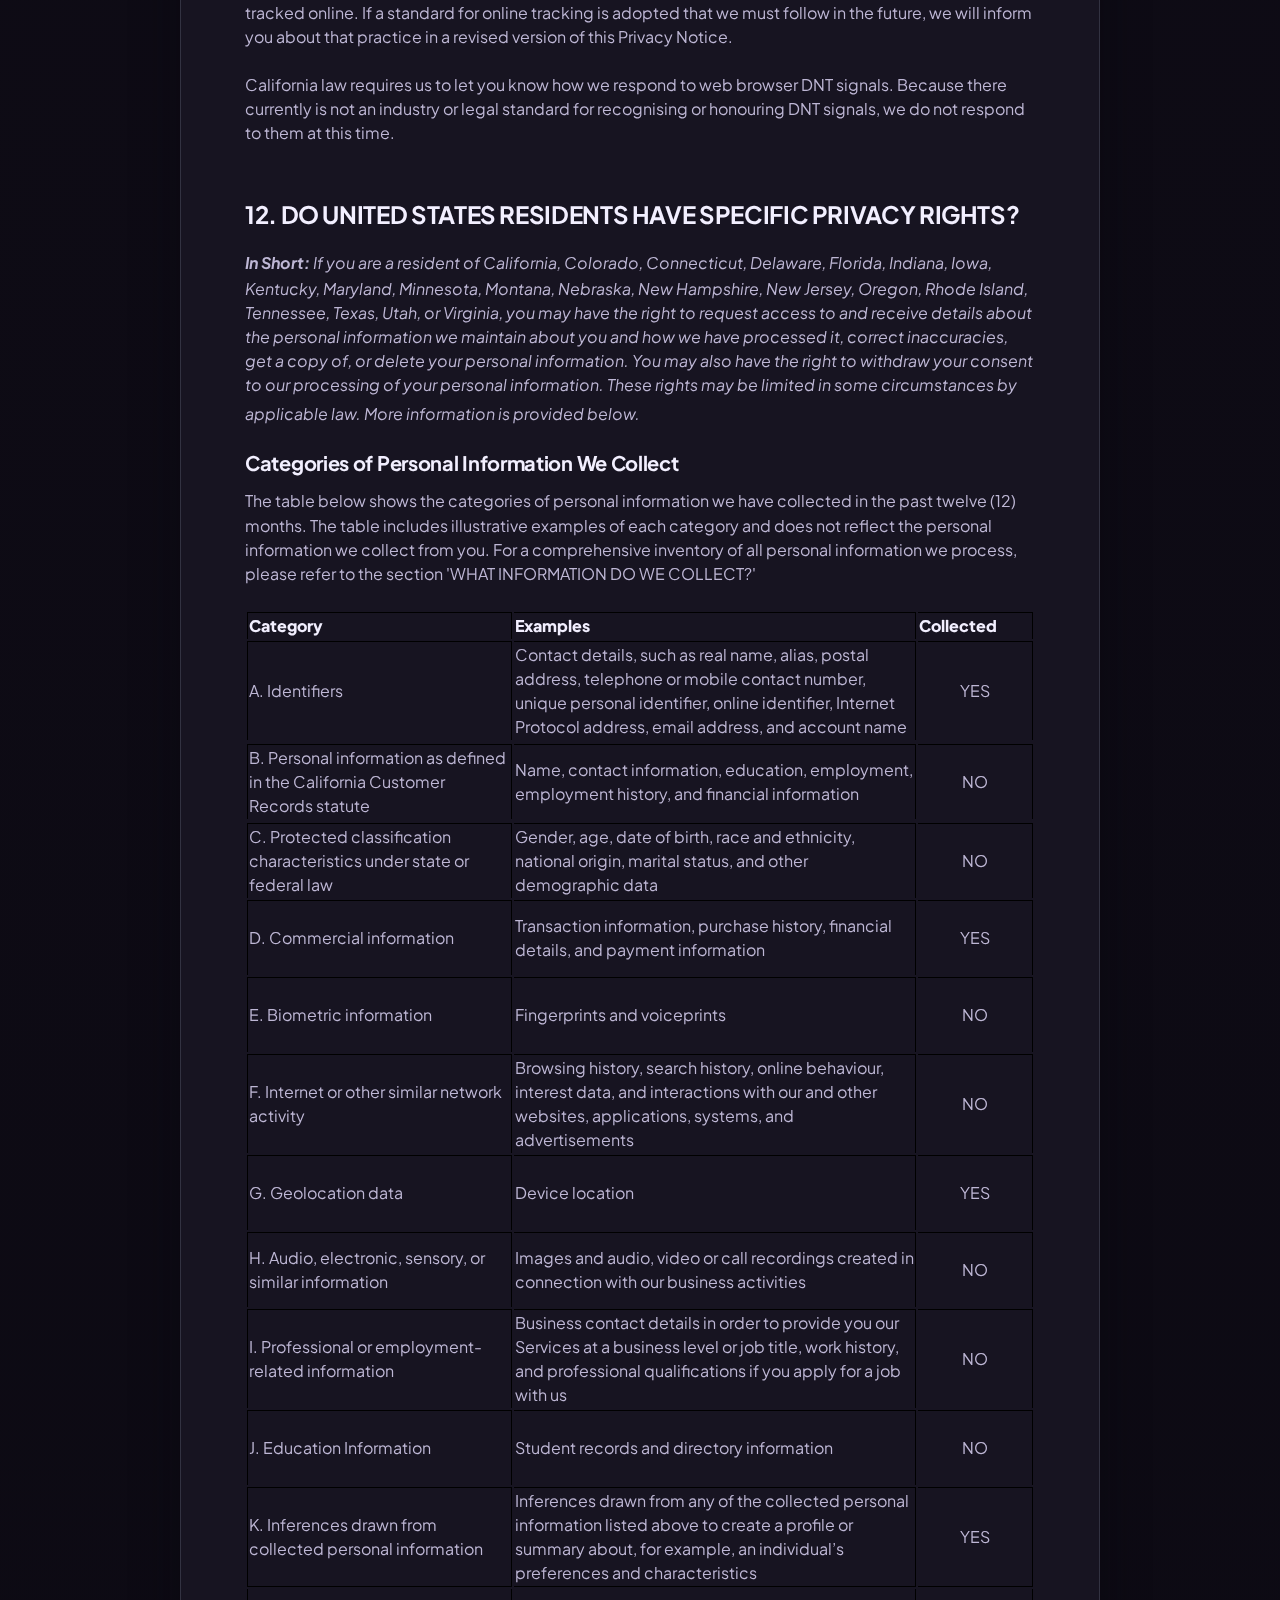
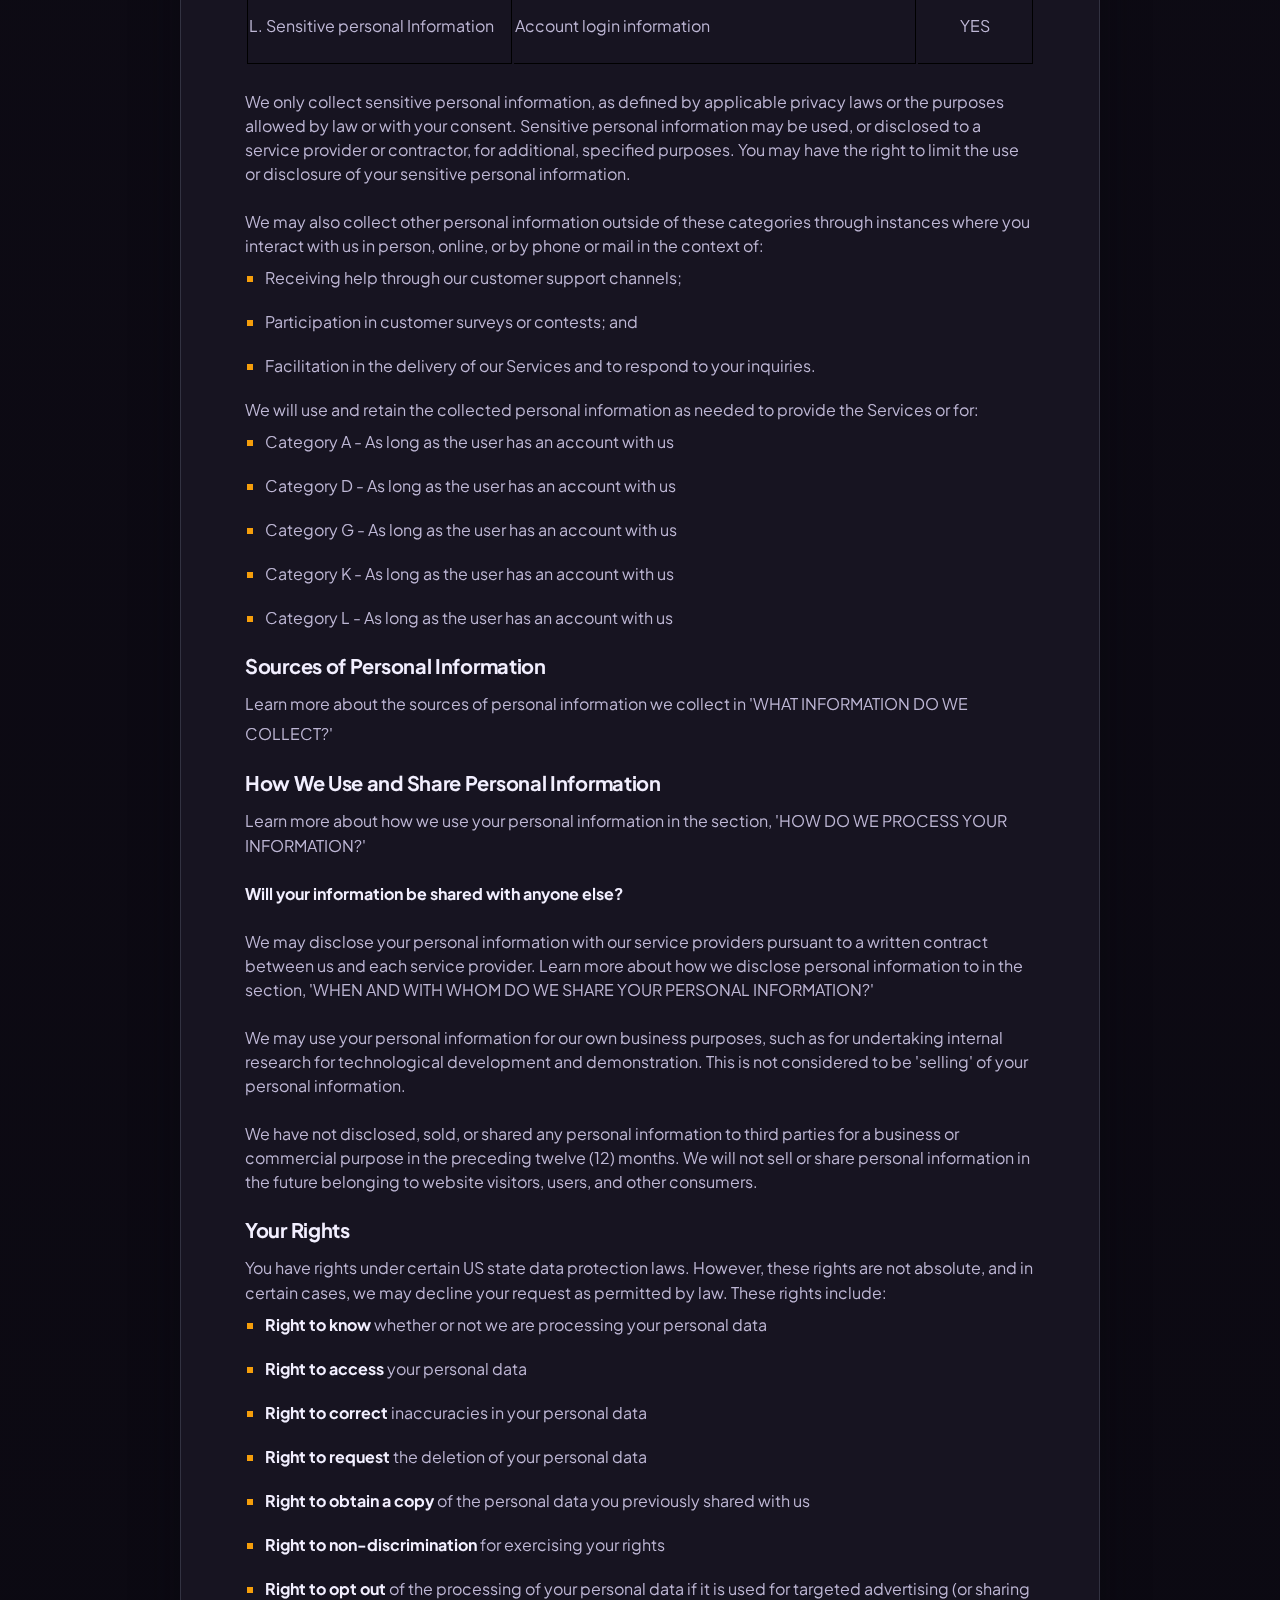
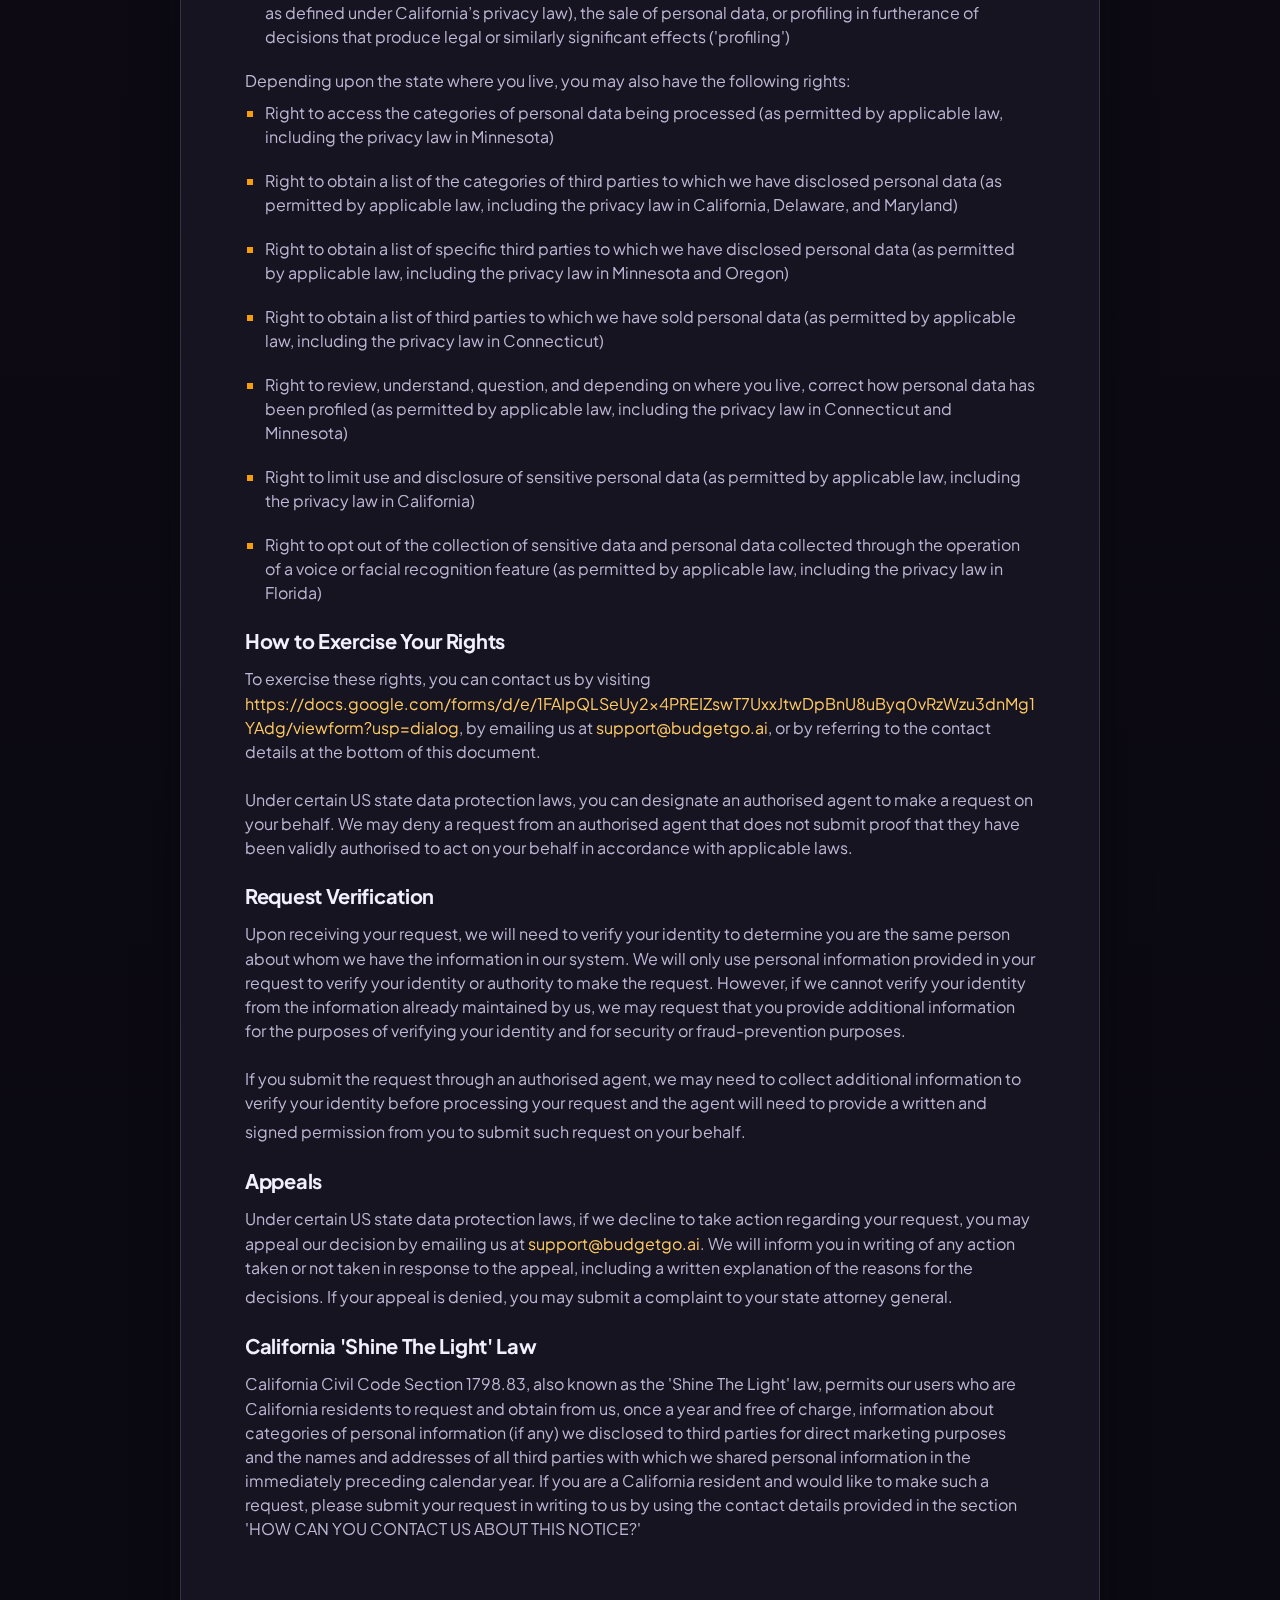
<file: privacy_policy.html>
<!DOCTYPE html>
<html lang="en">
<head>
  <meta charset="UTF-8" />
  <meta name="viewport" content="width=device-width, initial-scale=1" />
  <title>Privacy Policy — BudgetGo</title>
  <meta name="theme-color" content="#0A0810" />
  <link rel="icon" href="src/images/logo.png" />
  <link rel="stylesheet" href="styles.css" />
<style>
  @import url('https://fonts.googleapis.com/css2?family=Plus+Jakarta+Sans:wght@400;500;600;700;800&display=swap');

  *, *::before, *::after {
    box-sizing: border-box;
  }

  img, svg {
    max-width: 100%;
    height: auto;
  }

  :root {
    --ink: #f2efff;
    --muted: #beb7d5;
    --accent: #ffca62;
    --card: rgba(24, 21, 34, 0.96);
    --border: rgba(104, 107, 130, 0.34);
    --bg-1: #0a0810;
    --bg-2: #14101d;
    --shadow: 0 24px 48px rgba(8, 6, 14, 0.42);
    --radius: 8px;
  }

  body {
    margin: 0;
    font-family: 'Plus Jakarta Sans', 'Helvetica Neue', Arial, sans-serif;
    color: var(--ink);
    background:
      radial-gradient(circle at 50% 0%, rgba(113, 50, 245, 0.2), transparent 32%),
      linear-gradient(180deg, var(--bg-2), var(--bg-1));
    line-height: 1.7;
  }

  .legal-main {
    padding: 1.25rem 0 5rem;
  }

  [data-custom-class='body'], [data-custom-class='body'] * {
    background: transparent !important;
  }

  [data-custom-class='body'] {
    max-width: 920px;
    margin: 0 auto;
    padding: 56px 64px;
    background: var(--card) !important;
    border: 1px solid var(--border);
    border-radius: var(--radius);
    box-shadow: var(--shadow);
  }

  [data-custom-class='body'] div,
  [data-custom-class='body'] span,
  [data-custom-class='body'] p,
  [data-custom-class='body'] li {
    color: var(--muted) !important;
  }

  [data-custom-class='body'] strong,
  [data-custom-class='body'] b {
    color: var(--ink) !important;
  }

  [data-custom-class='title'], [data-custom-class='title'] * {
    font-family: 'Plus Jakarta Sans', 'Helvetica Neue', Arial, sans-serif !important;
    font-size: 40px !important;
    color: var(--ink) !important;
    font-weight: 700;
    letter-spacing: -0.5px;
    margin: 0;
  }

  [data-custom-class='subtitle'], [data-custom-class='subtitle'] * {
    font-family: 'Plus Jakarta Sans', 'Helvetica Neue', Arial, sans-serif !important;
    color: var(--muted) !important;
    font-size: 15px !important;
    text-transform: uppercase;
    letter-spacing: 0.08em;
  }

  [data-custom-class='heading_1'], [data-custom-class='heading_1'] * {
    font-family: 'Plus Jakarta Sans', 'Helvetica Neue', Arial, sans-serif !important;
    font-size: 24px !important;
    color: var(--ink) !important;
    font-weight: 700;
    margin-top: 32px;
    margin-bottom: 12px;
  }

  [data-custom-class='heading_2'], [data-custom-class='heading_2'] * {
    font-family: 'Plus Jakarta Sans', 'Helvetica Neue', Arial, sans-serif !important;
    font-size: 20px !important;
    color: var(--ink) !important;
    font-weight: 700;
    margin-top: 24px;
    margin-bottom: 10px;
  }

  [data-custom-class='body_text'], [data-custom-class='body_text'] * {
    color: var(--muted) !important;
    font-size: 16px !important;
    font-family: 'Plus Jakarta Sans', 'Helvetica Neue', Arial, sans-serif !important;
  }

  [data-custom-class='link'], [data-custom-class='link'] * {
    color: var(--accent) !important;
    font-size: 16px !important;
    font-family: 'Plus Jakarta Sans', 'Helvetica Neue', Arial, sans-serif !important;
    word-break: break-word !important;
    text-decoration: none;
  }

  [data-custom-class='link']:hover, [data-custom-class='link'] *:hover {
    text-decoration: underline;
  }

  .footer-attribution {
    margin-top: 0.55rem;
    font-size: 0.82rem;
  }

  .footer-attribution a {
    color: rgba(242, 239, 255, 0.62);
  }

  .footer-attribution a:hover,
  .footer-attribution a:focus-visible {
    color: var(--ink);
  }

  ul {
    padding-left: 1.25rem;
    margin: 0.5rem 0 1.25rem;
  }

  li {
    margin-bottom: 0.5rem;
  }

  h1, h2, h3, p {
    margin: 0 0 0.75rem;
  }

  @media (max-width: 720px) {
    [data-custom-class='body'] {
      margin: 0 16px;
      padding: 28px 22px;
      border-radius: 8px;
    }

    [data-custom-class='title'], [data-custom-class='title'] * {
      font-size: 32px !important;
    }

    .legal-main {
      padding-top: 1rem;
      padding-bottom: 4rem;
    }
  }
</style>
</head>
<body class="legal-page">
  <header class="site-header" id="top">
    <div class="container nav-row">
      <a class="brand" href="index.html" aria-label="BudgetGo homepage">
        <img src="src/images/logo.png" alt="BudgetGo logo" width="36" height="36" />
        <span>BudgetGo</span>
      </a>

      <button
        class="menu-toggle"
        type="button"
        aria-label="Open navigation"
        aria-expanded="false"
        aria-controls="site-nav"
      >
        <span></span>
      </button>

      <nav id="site-nav" class="nav-links" aria-label="Primary navigation">
        <a href="index.html#overview">Overview</a>
        <a href="index.html#showcase">Product</a>
        <a href="index.html#security">Security</a>
        <a href="support.html">Support</a>
        <a
          class="btn btn-secondary nav-cta-text"
          href="https://apps.apple.com/us/app/budgetgo-track-budget/id6761938917"
          target="_blank"
          rel="noopener noreferrer"
        >
          Download
        </a>
      </nav>
    </div>
  </header>

  <main class="legal-main">

<div data-custom-class="body">
      <div><strong><span style="font-size: 26px;"><span data-custom-class="title"><bdt class="block-component"></bdt><bdt class="question"><h1>PRIVACY POLICY</h1></bdt><bdt class="statement-end-if-in-editor"></bdt></span></span></strong></div><div><span style="color: rgb(127, 127, 127);"><strong><span style="font-size: 15px;"><span data-custom-class="subtitle">Last updated <bdt class="question">January 13, 2026</bdt></span></span></strong></span></div><div><br></div><div><br></div><div><br></div><div style="line-height: 1.5;"><span style="color: rgb(127, 127, 127);"><span style="color: rgb(89, 89, 89); font-size: 15px;"><span data-custom-class="body_text">This Privacy Notice for <bdt class="question noTranslate">GraphLeaf LLC</bdt><bdt class="block-component"></bdt></bdt> (<bdt class="block-component"></bdt>'<strong>we</strong>', '<strong>us</strong>', or '<strong>our</strong>'<bdt class="else-block"></bdt></span><span data-custom-class="body_text">), describes how and why we might access, collect, store, use, and/or share (<bdt class="block-component"></bdt>'<strong>process</strong>'<bdt class="else-block"></bdt>) your personal information when you use our services (<bdt class="block-component"></bdt>'<strong>Services</strong>'<bdt class="else-block"></bdt>), including when you:</span></span></span><span style="font-size: 15px;"><span style="color: rgb(127, 127, 127);"><span data-custom-class="body_text"><span style="color: rgb(89, 89, 89);"><span data-custom-class="body_text"><bdt class="block-component"></bdt></span></span></span></span></span></span></span></span></li></ul><div><bdt class="block-component"><span style="font-size: 15px;"><span style="font-size: 15px;"><span style="color: rgb(127, 127, 127);"><span data-custom-class="body_text"><span style="color: rgb(89, 89, 89);"><span data-custom-class="body_text"><bdt class="block-component"></bdt></span></span></span></span></span></span></bdt></div><ul><li data-custom-class="body_text" style="line-height: 1.5;"><span style="font-size: 15px; color: rgb(89, 89, 89);"><span style="font-size: 15px; color: rgb(89, 89, 89);"><span data-custom-class="body_text">Download and use<bdt class="block-component"></bdt> our mobile application<bdt class="block-component"></bdt> (<bdt class="question">BudgetGo)<span style="font-size: 15px; color: rgb(89, 89, 89);"><span style="font-size: 15px; color: rgb(89, 89, 89);"><span data-custom-class="body_text"><span style="font-size: 15px;"><span style="color: rgb(89, 89, 89);"><span data-custom-class="body_text"><span style="font-size: 15px;"><span style="color: rgb(89, 89, 89);"><bdt class="statement-end-if-in-editor">,</bdt></span></span></span></span></span></span></span></span></bdt></span><span data-custom-class="body_text"><span style="font-size: 15px;"><span style="color: rgb(89, 89, 89);"><span data-custom-class="body_text"><span style="font-size: 15px;"><span style="color: rgb(89, 89, 89);"><bdt class="statement-end-if-in-editor"><bdt class="block-component"> or any other application of ours that links to this Privacy Notice</bdt></bdt></span></span></span></span></span></span></span></span></li></ul><div style="line-height: 1.5;"><bdt class="block-component"><span style="font-size: 15px;"></span></bdt></li></ul><div style="line-height: 1.5;"><span style="font-size: 15px;"><span style="color: rgb(127, 127, 127);"><span data-custom-class="body_text"><span style="color: rgb(89, 89, 89);"><span data-custom-class="body_text"><bdt class="block-component"></bdt></span></span></span></span></span></div><ul><li data-custom-class="body_text" style="line-height: 1.5;"><span style="font-size: 15px; color: rgb(89, 89, 89);"><span style="font-size: 15px; color: rgb(89, 89, 89);"><span data-custom-class="body_text">Engage with us in other related ways, including any marketing or events<span style="font-size: 15px;"><span style="color: rgb(89, 89, 89);"><span data-custom-class="body_text"><span style="font-size: 15px;"><span style="color: rgb(89, 89, 89);"><bdt class="statement-end-if-in-editor"></bdt></span></span></span></span></span></span></span></span></li></ul><div style="line-height: 1.5;"><span style="font-size: 15px;"><span style="color: rgb(127, 127, 127);"><span data-custom-class="body_text"><strong>Questions or concerns? </strong>Reading this Privacy Notice will help you understand your privacy rights and choices. We are responsible for making decisions about how your personal information is processed. If you do not agree with our policies and practices, please do not use our Services.<bdt class="block-component"></bdt> If you still have any questions or concerns, please contact us at <bdt class="question noTranslate"><a target="_blank" data-custom-class="link" href="mailto:support@budgetgo.ai">support@budgetgo.ai</a></bdt>.</span></span></span></div><div style="line-height: 1.5;"><br></div><div style="line-height: 1.5;"><br></div><div style="line-height: 1.5;"><strong><span style="font-size: 15px;"><span data-custom-class="heading_1"><h2>SUMMARY OF KEY POINTS</h2></span></span></strong></div><div style="line-height: 1.5;"><span style="font-size: 15px;"><span data-custom-class="body_text"><strong><em>This summary provides key points from our Privacy Notice, but you can find out more details about any of these topics by clicking the link following each key point or by using our </em></strong></span></span><a data-custom-class="link" href="#toc"><span style="color: rgb(0, 58, 250); font-size: 15px;"><span data-custom-class="body_text"><strong><em>table of contents</em></strong></span></span></a><span style="font-size: 15px;"><span data-custom-class="body_text"><strong><em> below to find the section you are looking for.</em></strong></span></span></div><div style="line-height: 1.5;"><br></div><div style="line-height: 1.5;"><span style="font-size: 15px;"><span data-custom-class="body_text"><strong>What personal information do we process?</strong> When you visit, use, or navigate our Services, we may process personal information depending on how you interact with us and the Services, the choices you make, and the products and features you use. Learn more about </span></span><a data-custom-class="link" href="#personalinfo"><span style="color: rgb(0, 58, 250); font-size: 15px;"><span data-custom-class="body_text">personal information you disclose to us</span></span></a><span data-custom-class="body_text">.</span></div><div style="line-height: 1.5;"><br></div><div style="line-height: 1.5;"><span style="font-size: 15px;"><span data-custom-class="body_text"><strong>Do we process any sensitive personal information? </strong>Some of the information may be considered <bdt class="block-component"></bdt>'special' or 'sensitive'<bdt class="else-block"></bdt> in certain jurisdictions, for example your racial or ethnic origins, sexual orientation, and religious beliefs. <bdt class="block-component"></bdt>We may process sensitive personal information when necessary with your consent or as otherwise permitted by applicable law. Learn more about </span></span><a data-custom-class="link" href="#sensitiveinfo"><span style="color: rgb(0, 58, 250); font-size: 15px;"><span data-custom-class="body_text">sensitive information we process</span></span></a><span data-custom-class="body_text">.</span><span style="font-size: 15px;"><span data-custom-class="body_text"><bdt class="statement-end-if-in-editor"></bdt></span></span></div><div style="line-height: 1.5;"><br></div><div style="line-height: 1.5;"><span style="font-size: 15px;"><span data-custom-class="body_text"><strong>Do we collect any information from third parties?</strong> <bdt class="block-component"></bdt>We do not collect any information from third parties.<bdt class="else-block"></bdt></span></span></div><div style="line-height: 1.5;"><br></div><div style="line-height: 1.5;"><span style="font-size: 15px;"><span data-custom-class="body_text"><strong>How do we process your information?</strong> We process your information to provide, improve, and administer our Services, communicate with you, for security and fraud prevention, and to comply with law. We may also process your information for other purposes with your consent. We process your information only when we have a valid legal reason to do so. Learn more about </span></span><a data-custom-class="link" href="#infouse"><span style="color: rgb(0, 58, 250); font-size: 15px;"><span data-custom-class="body_text">how we process your information</span></span></a><span data-custom-class="body_text">.</span></div><div style="line-height: 1.5;"><br></div><div style="line-height: 1.5;"><span style="font-size: 15px;"><span data-custom-class="body_text"><strong>In what situations and with which <bdt class="block-component"></bdt>parties do we share personal information?</strong> We may share information in specific situations and with specific <bdt class="block-component"></bdt>third parties. Learn more about </span></span><a data-custom-class="link" href="#whoshare"><span style="color: rgb(0, 58, 250); font-size: 15px;"><span data-custom-class="body_text">when and with whom we share your personal information</span></span></a><span style="font-size: 15px;"><span data-custom-class="body_text">.<bdt class="block-component"></bdt></span></span></div><div style="line-height: 1.5;"><br></div><div style="line-height: 1.5;"><span style="font-size: 15px;"><span data-custom-class="body_text"><strong>How do we keep your information safe?</strong> We have adequate <bdt class="block-component"></bdt>organisational<bdt class="else-block"></bdt> and technical processes and procedures in place to protect your personal information. However, no electronic transmission over the internet or information storage technology can be guaranteed to be 100% secure, so we cannot promise or guarantee that hackers, cybercriminals, or other <bdt class="block-component"></bdt>unauthorised<bdt class="else-block"></bdt> third parties will not be able to defeat our security and improperly collect, access, steal, or modify your information. Learn more about </span></span><a data-custom-class="link" href="#infosafe"><span style="color: rgb(0, 58, 250); font-size: 15px;"><span data-custom-class="body_text">how we keep your information safe</span></span></a><span data-custom-class="body_text">.</span><span style="font-size: 15px;"><span data-custom-class="body_text"><bdt class="statement-end-if-in-editor"></bdt></span></span></div><div style="line-height: 1.5;"><br></div><div style="line-height: 1.5;"><span style="font-size: 15px;"><span data-custom-class="body_text"><strong>What are your rights?</strong> Depending on where you are located geographically, the applicable privacy law may mean you have certain rights regarding your personal information. Learn more about </span></span><a data-custom-class="link" href="#privacyrights"><span style="color: rgb(0, 58, 250); font-size: 15px;"><span data-custom-class="body_text">your privacy rights</span></span></a><span data-custom-class="body_text">.</span></div><div style="line-height: 1.5;"><br></div><div style="line-height: 1.5;"><span style="font-size: 15px;"><span data-custom-class="body_text"><strong>How do you exercise your rights?</strong> The easiest way to exercise your rights is by <bdt class="block-component"></bdt>visiting <span style="color: rgb(0, 58, 250);"><bdt class="question"><a target="_blank" data-custom-class="link" href="https://docs.google.com/forms/d/e/1FAIpQLSeUy2x4PREIZswT7UxxJtwDpBnU8uByq0vRzWzu3dnMg1YAdg/viewform?usp=dialog">https://docs.google.com/forms/d/e/1FAIpQLSeUy2x4PREIZswT7UxxJtwDpBnU8uByq0vRzWzu3dnMg1YAdg/viewform?usp=dialog</a></bdt></span><bdt class="else-block"></bdt>, or by contacting us. We will consider and act upon any request in accordance with applicable data protection laws.</span></span></div><div style="line-height: 1.5;"><br></div><div style="line-height: 1.5;"><span style="font-size: 15px;"><span data-custom-class="body_text">Want to learn more about what we do with any information we collect? </span></span><a data-custom-class="link" href="#toc"><span style="color: rgb(0, 58, 250); font-size: 15px;"><span data-custom-class="body_text">Review the Privacy Notice in full</span></span></a><span style="font-size: 15px;"><span data-custom-class="body_text">.</span></span></div><div style="line-height: 1.5;"><br></div><div style="line-height: 1.5;"><br></div><div id="toc" style="line-height: 1.5;"><span style="font-size: 15px;"><span style="color: rgb(127, 127, 127);"><span style="color: rgb(0, 0, 0);"><strong><span data-custom-class="heading_1"><h2>TABLE OF CONTENTS</h2></span></strong></span></span></span></div><div style="line-height: 1.5;"><span style="font-size: 15px;"><a data-custom-class="link" href="#infocollect"><span style="color: rgb(0, 58, 250);">1. WHAT INFORMATION DO WE COLLECT?</span></a></span></div><div style="line-height: 1.5;"><span style="font-size: 15px;"><a data-custom-class="link" href="#infouse"><span style="color: rgb(0, 58, 250);">2. HOW DO WE PROCESS YOUR INFORMATION?<bdt class="block-component"></bdt></span></a></span></div><div style="line-height: 1.5;"><span style="font-size: 15px;"><a data-custom-class="link" href="#legalbases"><span style="color: rgb(0, 58, 250);">3. <span style="font-size: 15px;"><span style="color: rgb(0, 58, 250);">WHAT LEGAL BASES DO WE RELY ON TO PROCESS YOUR PERSONAL INFORMATION?</span></span><bdt class="statement-end-if-in-editor"></bdt></span></a></span></div><div style="line-height: 1.5;"><span style="font-size: 15px;"><span style="color: rgb(0, 58, 250);"><a data-custom-class="link" href="#whoshare">4. WHEN AND WITH WHOM DO WE SHARE YOUR PERSONAL INFORMATION?</a></span><span data-custom-class="body_text"><bdt class="block-component"></bdt></a><span style="color: rgb(127, 127, 127);"><span style="color: rgb(89, 89, 89);"><span data-custom-class="body_text"><span style="color: rgb(89, 89, 89);"><bdt class="block-component"></bdt></span></span></span></span><bdt class="block-component"></bdt></span></div><div style="line-height: 1.5;"><a data-custom-class="link" href="#ai"><span style="color: rgb (0, 58, 250);">5. DO WE OFFER ARTIFICIAL INTELLIGENCE-BASED PRODUCTS?</span></a><span style="font-size: 15px;"><bdt class="statement-end-if-in-editor"></bdt></span></div><div style="line-height: 1.5;"><span style="font-size: 15px;"><span style="color: rgb(127, 127, 127);"><span style="color: rgb(89, 89, 89);"><span data-custom-class="body_text"><span style="color: rgb(89, 89, 89);"><span style="color: rgb(89, 89, 89);"><span style="color: rgb(89, 89, 89);"><bdt class="block-component"></bdt></span></span></span></span></span></span></span></div><div style="line-height: 1.5;"><span style="font-size: 15px;"><a data-custom-class="link" href="#sociallogins"><span style="color: rgb(0, 58, 250);"><span style="color: rgb(0, 58, 250);"><span style="color: rgb(0, 58, 250);">6. HOW DO WE HANDLE YOUR SOCIAL LOGINS?</span></span></span></a><span style="color: rgb(127, 127, 127);"><span style="color: rgb(89, 89, 89);"><span data-custom-class="body_text"><span style="color: rgb(89, 89, 89);"><span style="color: rgb(89, 89, 89);"><span style="color: rgb(89, 89, 89);"><bdt class="statement-end-if-in-editor"></bdt></span></span> <bdt class="block-component"></bdt></span></span></span></span></span></div><div style="line-height: 1.5;"><span style="font-size: 15px;"><a data-custom-class="link" href="#inforetain"><span style="color: rgb(0, 58, 250);">7. HOW LONG DO WE KEEP YOUR INFORMATION?</span></a><span style="color: rgb(127, 127, 127);"><span style="color: rgb(89, 89, 89);"><span data-custom-class="body_text"><span style="color: rgb(89, 89, 89);"><span style="color: rgb(89, 89, 89);"><bdt class="block-component"></bdt></span></span></span></span></span></span></div><div style="line-height: 1.5;"><span style="font-size: 15px;"><a data-custom-class="link" href="#infosafe"><span style="color: rgb(0, 58, 250);">8. HOW DO WE KEEP YOUR INFORMATION SAFE?</span></a><span style="color: rgb(127, 127, 127);"><span style="color: rgb(89, 89, 89);"><span data-custom-class="body_text"><span style="color: rgb(89, 89, 89);"><bdt class="statement-end-if-in-editor"></bdt><bdt class="block-component"></bdt></span></span></span></span></span></div><div style="line-height: 1.5;"><span style="font-size: 15px;"><a data-custom-class="link" href="#infominors"><span style="color: rgb(0, 58, 250);">9. DO WE COLLECT INFORMATION FROM MINORS?</span></a><span style="color: rgb(127, 127, 127);"><span style="color: rgb(89, 89, 89);"><span data-custom-class="body_text"><span style="color: rgb(89, 89, 89);"><bdt class="statement-end-if-in-editor"></bdt></span></span></span></span></span></div><div style="line-height: 1.5;"><span style="font-size: 15px;"><span style="color: rgb(0, 58, 250);"><a data-custom-class="link" href="#privacyrights">10. WHAT ARE YOUR PRIVACY RIGHTS?</a></span></span></div><div style="line-height: 1.5;"><span style="font-size: 15px;"><a data-custom-class="link" href="#DNT"><span style="color: rgb(0, 58, 250);">11. CONTROLS FOR DO-NOT-TRACK FEATURES<bdt class="block-component"></bdt></span></a></span></div><div style="line-height: 1.5;"><span style="font-size: 15px;"><a data-custom-class="link" href="#uslaws"><span style="color: rgb(0, 58, 250);">12. DO UNITED STATES RESIDENTS HAVE SPECIFIC PRIVACY RIGHTS?</span></a></span><bdt class="block-component"><span style="font-size: 15px;"><span data-custom-class="body_text"></span></bdt></span></div><div style="line-height: 1.5;"><bdt class="block-component"><span style="font-size: 15px;"></bdt><bdt class="block-component"></bdt><bdt class="block-component"></bdt><bdt class="block-component"></bdt><bdt class="block-component"></bdt><bdt class="block-component"></bdt><bdt class="block-component"></bdt><bdt class="block-component"></bdt><bdt class="block-component"></bdt><bdt class="block-component"></span></bdt></div><div style="line-height: 1.5;"><span style="font-size: 15px;"><a data-custom-class="link" href="#policyupdates"><span style="color: rgb(0, 58, 250);">13. DO WE MAKE UPDATES TO THIS NOTICE?</span></a></span></div><div style="line-height: 1.5;"><a data-custom-class="link" href="#contact"><span style="color: rgb(0, 58, 250); font-size: 15px;">14. HOW CAN YOU CONTACT US ABOUT THIS NOTICE?</span></a></div><div style="line-height: 1.5;"><a data-custom-class="link" href="#request"><span style="color: rgb(0, 58, 250);">15. HOW CAN YOU REVIEW, UPDATE, OR DELETE THE DATA WE COLLECT FROM YOU?</span></a></div><div style="line-height: 1.5;"><br></div><div style="line-height: 1.5;"><br></div><div id="infocollect" style="line-height: 1.5;"><span style="color: rgb(0, 0, 0);"><span style="color: rgb(0, 0, 0); font-size: 15px;"><span style="font-size: 15px; color: rgb(0, 0, 0);"><span style="font-size: 15px; color: rgb(0, 0, 0);"><span id="control" style="color: rgb(0, 0, 0);"><strong><span data-custom-class="heading_1"><h2>1. WHAT INFORMATION DO WE COLLECT?</h2></span></strong></span></span></span></span></span><span data-custom-class="heading_2" id="personalinfo" style="color: rgb(0, 0, 0);"><span style="font-size: 15px;"><strong><h3>Personal information you disclose to us</h3></strong></span></span><span style="color: rgb(127, 127, 127);"><span style="color: rgb(89, 89, 89); font-size: 15px;"><span data-custom-class="body_text"><span style="font-size: 15px; color: rgb(89, 89, 89);"><span style="font-size: 15px; color: rgb(89, 89, 89);"><span data-custom-class="body_text"><strong><em>In Short:</em></strong></span></span></span></span><span data-custom-class="body_text"><span style="font-size: 15px; color: rgb(89, 89, 89);"><span style="font-size: 15px; color: rgb(89, 89, 89);"><span data-custom-class="body_text"><strong><em> </em></strong><em>We collect personal information that you provide to us.</em></span></span></span></span></span></span></div><div style="line-height: 1.5;"><br></div><div style="line-height: 1.5;"><span style="font-size: 15px; color: rgb(89, 89, 89);"><span style="font-size: 15px; color: rgb(89, 89, 89);"><span data-custom-class="body_text">We collect personal information that you voluntarily provide to us when you <span style="font-size: 15px;"><bdt class="block-component"></bdt></span>register on the Services, </span><span style="font-size: 15px;"><span data-custom-class="body_text"><span style="font-size: 15px;"><bdt class="statement-end-if-in-editor"></bdt></span></span><span data-custom-class="body_text">express an interest in obtaining information about us or our products and Services, when you participate in activities on the Services, or otherwise when you contact us.</span></span></span></span></div><div style="line-height: 1.5;"><br></div><div style="line-height: 1.5;"><span style="font-size: 15px; color: rgb(89, 89, 89);"><span style="font-size: 15px; color: rgb(89, 89, 89);"><span data-custom-class="body_text"><span style="font-size: 15px;"><bdt class="block-component"></bdt></span></span></span></span></div><div style="line-height: 1.5;"><span style="font-size: 15px; color: rgb(89, 89, 89);"><span style="font-size: 15px; color: rgb(89, 89, 89);"><span data-custom-class="body_text"><strong>Personal Information Provided by You.</strong> The personal information that we collect depends on the context of your interactions with us and the Services, the choices you make, and the products and features you use. The personal information we collect may include the following:<span style="font-size: 15px;"><span data-custom-class="body_text"><bdt class="forloop-component"></bdt></span></span></span></span></span></div><ul><li data-custom-class="body_text" style="line-height: 1.5;"><span style="font-size: 15px; color: rgb(89, 89, 89);"><span style="font-size: 15px; color: rgb(89, 89, 89);"><span data-custom-class="body_text"><span style="font-size: 15px;"><span data-custom-class="body_text"><bdt class="question">email addresses</bdt></span></span></span></span></span></li></ul><div style="line-height: 1.5;"><span style="font-size: 15px; color: rgb(89, 89, 89);"><span style="font-size: 15px; color: rgb(89, 89, 89);"><span data-custom-class="body_text"><span style="font-size: 15px;"><span data-custom-class="body_text"><bdt class="forloop-component"></bdt></span></span></span></span></span></div><ul><li data-custom-class="body_text" style="line-height: 1.5;"><span style="font-size: 15px; color: rgb(89, 89, 89);"><span style="font-size: 15px; color: rgb(89, 89, 89);"><span data-custom-class="body_text"><span style="font-size: 15px;"><span data-custom-class="body_text"><bdt class="question">names</bdt></span></span></span></span></span></li></ul><div style="line-height: 1.5;"><span style="font-size: 15px; color: rgb(89, 89, 89);"><span style="font-size: 15px; color: rgb(89, 89, 89);"><span data-custom-class="body_text"><span style="font-size: 15px;"><span data-custom-class="body_text"><bdt class="forloop-component"></bdt></span><span data-custom-class="body_text"><bdt class="statement-end-if-in-editor"></bdt></span></span></span></span></span></div><div id="sensitiveinfo" style="line-height: 1.5;"><span style="font-size: 15px;"><span data-custom-class="body_text"><strong>Sensitive Information.</strong> <bdt class="block-component"></bdt>When necessary, with your consent or as otherwise permitted by applicable law, we process the following categories of sensitive information:<bdt class="forloop-component"></bdt></span></span></div><ul><li data-custom-class="body_text" style="line-height: 1.5;"><span style="font-size: 15px;"><span data-custom-class="body_text"><bdt class="question">financial data</bdt></span></span></li></ul><div><span style="font-size: 15px;"><span data-custom-class="body_text"><bdt class="forloop-component"></bdt></span><span data-custom-class="body_text"><bdt class="statement-end-if-in-editor"></bdt></span></span><span style="font-size: 15px; color: rgb(89, 89, 89);"><span style="font-size: 15px; color: rgb(89, 89, 89);"><span data-custom-class="body_text"><span style="font-size: 15px;"><span data-custom-class="body_text"><bdt class="block-component"><bdt class="block-component"></bdt></bdt></span></span></span></span></span></div><div style="line-height: 1.5;"><span style="font-size: 15px; color: rgb(89, 89, 89);"><span style="font-size: 15px; color: rgb(89, 89, 89);"><span data-custom-class="body_text"><strong>Social Media Login Data. </strong>We may provide you with the option to register with us using your existing social media account details, like your Facebook, X, or other social media account. If you choose to register in this way, we will collect certain profile information about you from the social media provider, as described in the section called <bdt class="block-component"></bdt>'<bdt class="else-block"></bdt><span style="font-size: 15px;"><span data-custom-class="body_text"><span style="font-size: 15px;"><span style="color: rgb(0, 58, 250);"><a data-custom-class="link" href="#sociallogins">HOW DO WE HANDLE YOUR SOCIAL LOGINS?</a></span></span></span></span><bdt class="block-component"></bdt>'<bdt class="else-block"></bdt> below.</span></span></span></div><div style="line-height: 1.5;"><br></div><div style="line-height: 1.5;"><span style="font-size: 15px; color: rgb(89, 89, 89);"><span style="font-size: 15px; color: rgb(89, 89, 89);"><span data-custom-class="body_text"><span style="font-size: 15px;"><bdt class="statement-end-if-in-editor"><bdt class="statement-end-if-in-editor"></bdt></bdt></span></span></span></span><bdt class="block-component"> <bdt class="block-component"></bdt></bdt></div><div style="line-height: 1.5;"><span data-custom-class="body_text"><span style="font-size: 15px;"><strong>Application Data.</strong> If you use our application(s), we also may collect the following information if you choose to provide us with access or permission:<bdt class="block-component"></bdt></span></span></div><ul><li data-custom-class="body_text" style="line-height: 1.5;"><span data-custom-class="body_text"><span style="font-size: 15px;"><em>Geolocation Information.</em> We may request access or permission to track location-based information from your mobile device, either continuously or while you are using our mobile application(s), to provide certain location-based services. If you wish to change our access or permissions, you may do so in your device's settings.<bdt class="statement-end-if-in-editor"></bdt></span></span></li></ul><div style="line-height: 1.5;"><bdt class="block-component"><span style="font-size: 15px;"><span data-custom-class="body_text"></bdt></span></span></li></ul><div style="line-height: 1.5;"><bdt class="block-component"><span style="font-size: 15px;"><span data-custom-class="body_text"></span></span></bdt></div><ul><li data-custom-class="body_text" style="line-height: 1.5;"><span style="font-size: 15px;"><span data-custom-class="body_text"><em>Mobile Device Data.</em> We automatically collect device information (such as your mobile device ID, model, and manufacturer), operating system, version information and system configuration information, device and application identification numbers, browser type and version, hardware model Internet service provider and/or mobile carrier, and Internet Protocol (IP) address (or proxy server). If you are using our application(s), we may also collect information about the phone network associated with your mobile device, your mobile device’s operating system or platform, the type of mobile device you use, your mobile device’s unique device ID, and information about the features of our application(s) you accessed.<bdt class="statement-end-if-in-editor"></bdt></span></span></li></ul><div style="line-height: 1.5;"><bdt class="block-component"><span style="font-size: 15px;"><span data-custom-class="body_text"></span></span></bdt></div><ul><li data-custom-class="body_text" style="line-height: 1.5;"><span style="font-size: 15px;"><span data-custom-class="body_text"><em>Push Notifications.</em> We may request to send you push notifications regarding your account or certain features of the application(s). If you wish to opt out from receiving these types of communications, you may turn them off in your device's settings.<bdt class="statement-end-if-in-editor"></bdt></span></span></li></ul><div style="line-height: 1.5;"><span style="font-size: 15px;"><span data-custom-class="body_text">This information is primarily needed to maintain the security and operation of our application(s), for troubleshooting, and for our internal analytics and reporting purposes.</span></span></div><div style="line-height: 1.5;"><br></div><div style="line-height: 1.5;"><bdt class="statement-end-if-in-editor"><span style="font-size: 15px;"><span data-custom-class="body_text"></span></span></bdt></div><div style="line-height: 1.5;"><span style="font-size: 15px; color: rgb(89, 89, 89);"><span style="font-size: 15px; color: rgb(89, 89, 89);"><span data-custom-class="body_text">All personal information that you provide to us must be true, complete, and accurate, and you must notify us of any changes to such personal information.</span></span></span></div><div style="line-height: 1.5;"><span style="font-size: 15px; color: rgb(89, 89, 89);"><span style="font-size: 15px; color: rgb(89, 89, 89);"><span data-custom-class="body_text"><bdt class="block-component"></bdt></span></span></span><span data-custom-class="heading_2" style="color: rgb(0, 0, 0);"><span style="font-size: 15px;"><strong><h3>Information automatically collected</h3></strong></span></span><span style="color: rgb(127, 127, 127);"><span style="color: rgb(89, 89, 89); font-size: 15px;"><span data-custom-class="body_text"><span style="font-size: 15px; color: rgb(89, 89, 89);"><span style="font-size: 15px; color: rgb(89, 89, 89);"><span data-custom-class="body_text"><strong><em>In Short:</em></strong></span></span></span></span><span data-custom-class="body_text"><span style="font-size: 15px; color: rgb(89, 89, 89);"><span style="font-size: 15px; color: rgb(89, 89, 89);"><span data-custom-class="body_text"><strong><em> </em></strong><em>Some information — such as your Internet Protocol (IP) address and/or browser and device characteristics — is collected automatically when you visit our Services.</em></span></span></span></span></span></span></div><div style="line-height: 1.5;"><br></div><div style="line-height: 1.5;"><span style="font-size: 15px; color: rgb(89, 89, 89);"><span style="font-size: 15px; color: rgb(89, 89, 89);"><span data-custom-class="body_text">We automatically collect certain information when you visit, use, or navigate the Services. This information does not reveal your specific identity (like your name or contact information) but may include device and usage information, such as your IP address, browser and device characteristics, operating system, language preferences, referring URLs, device name, country, location, information about how and when you use our Services, and other technical information. This information is primarily needed to maintain the security and operation of our Services, and for our internal analytics and reporting purposes.</span></span></span></div><div style="line-height: 1.5;"><br></div><div style="line-height: 1.5;"><span style="font-size: 15px; color: rgb(89, 89, 89);"><span style="font-size: 15px; color: rgb(89, 89, 89);"><span data-custom-class="body_text"><bdt class="block-component"></span></bdt></span><span data-custom-class="body_text"><bdt class="block-component"></bdt></span></span></span></div><div style="line-height: 1.5;"><span style="font-size: 15px; color: rgb(89, 89, 89);"><span style="font-size: 15px; color: rgb(89, 89, 89);"><span data-custom-class="body_text">The information we collect includes:<bdt class="block-component"></bdt></span></span></span></div><ul><li data-custom-class="body_text" style="line-height: 1.5;"><span style="font-size: 15px; color: rgb(89, 89, 89);"><span style="font-size: 15px; color: rgb(89, 89, 89);"><span data-custom-class="body_text"><em>Log and Usage Data.</em> Log and usage data is service-related, diagnostic, usage, and performance information our servers automatically collect when you access or use our Services and which we record in log files. Depending on how you interact with us, this log data may include your IP address, device information, browser type, and settings and information about your activity in the Services<span style="font-size: 15px;"> </span>(such as the date/time stamps associated with your usage, pages and files viewed, searches, and other actions you take such as which features you use), device event information (such as system activity, error reports (sometimes called <bdt class="block-component"></bdt>'crash dumps'<bdt class="else-block"></bdt>), and hardware settings).<span style="font-size: 15px;"><span style="color: rgb(89, 89, 89);"><span data-custom-class="body_text"><span style="font-size: 15px;"><span style="color: rgb(89, 89, 89);"><bdt class="statement-end-if-in-editor"></bdt></span></span></span></span></span></span></span></span></li></ul><div style="line-height: 1.5;"><bdt class="block-component"><span style="font-size: 15px;"><span data-custom-class="body_text"></span></span></bdt></div><ul><li data-custom-class="body_text" style="line-height: 1.5;"><span style="font-size: 15px; color: rgb(89, 89, 89);"><span style="font-size: 15px; color: rgb(89, 89, 89);"><span data-custom-class="body_text"><em>Device Data.</em> We collect device data such as information about your computer, phone, tablet, or other device you use to access the Services. Depending on the device used, this device data may include information such as your IP address (or proxy server), device and application identification numbers, location, browser type, hardware model, Internet service provider and/or mobile carrier, operating system, and system configuration information.<span style="font-size: 15px;"><span style="color: rgb(89, 89, 89);"><span data-custom-class="body_text"><span style="font-size: 15px;"><span style="color: rgb(89, 89, 89);"><bdt class="statement-end-if-in-editor"></bdt></span></span></span></span></span></span></span></span></li></ul><div style="line-height: 1.5;"><bdt class="block-component"><span style="font-size: 15px;"><span data-custom-class="body_text"></span></span></bdt></div><ul><li data-custom-class="body_text" style="line-height: 1.5;"><span style="font-size: 15px; color: rgb(89, 89, 89);"><span style="font-size: 15px; color: rgb(89, 89, 89);"><span data-custom-class="body_text"><em>Location Data.</em> We collect location data such as information about your device's location, which can be either precise or imprecise. How much information we collect depends on the type and settings of the device you use to access the Services. For example, we may use GPS and other technologies to collect geolocation data that tells us your current location (based on your IP address). You can opt out of allowing us to collect this information either by refusing access to the information or by disabling your Location setting on your device. However, if you choose to opt out, you may not be able to use certain aspects of the Services.<span style="font-size: 15px;"><span style="color: rgb(89, 89, 89);"><span data-custom-class="body_text"><span style="font-size: 15px;"><span style="color: rgb(89, 89, 89);"><bdt class="statement-end-if-in-editor"></bdt></span></span></span></span></span></span></span></span></li></ul><div><bdt class="block-component"><span style="font-size: 15px;"></bdt></bdt><bdt class="statement-end-if-in-editor"></bdt></bdt></span></span></span><bdt class="block-component"><span style="font-size: 15px;"></span></bdt></div><div style="line-height: 1.5;"><span style="font-size: 15px;"><strong><span data-custom-class="heading_2"><h3>Google API</h3></span></strong><span data-custom-class="body_text">Our use of information received from Google APIs will adhere to </span></span><a data-custom-class="link" href="https://developers.google.com/terms/api-services-user-data-policy" rel="noopener noreferrer" target="_blank"><span style="color: rgb(0, 58, 250); font-size: 15px;"><span data-custom-class="body_text">Google API Services User Data Policy</span></span></a><span style="font-size: 15px;"><span data-custom-class="body_text">, including the </span></span><a data-custom-class="link" href="https://developers.google.com/terms/api-services-user-data-policy#limited-use" rel="noopener noreferrer" target="_blank"><span style="color: rgb(0, 58, 250); font-size: 15px;"><span data-custom-class="body_text">Limited Use requirements</span></span></a><span style="font-size: 15px;"><span data-custom-class="body_text">.</span> <br></span></div><div><span style="font-size: 15px;"><br></span></div><div style="line-height: 1.5;"><bdt class="statement-end-if-in-editor"><span style="font-size: 15px;"></span></bdt><span style="font-size: 15px; color: rgb(89, 89, 89);"><span style="font-size: 15px; color: rgb(89, 89, 89);"><span data-custom-class="body_text"><span style="color: rgb(89, 89, 89); font-size: 15px;"><span data-custom-class="body_text"><span style="color: rgb(89, 89, 89); font-size: 15px;"><span data-custom-class="body_text"><bdt class="statement-end-if-in-editor"><bdt class="block-component"></bdt></bdt></span></span></span></span></bdt></span></span></span></span></span></span></span></span><span style="font-size: 15px;"><span data-custom-class="body_text"><bdt class="block-component"></bdt></span></span></div><div style="line-height: 1.5;"><br></div><div id="infouse" style="line-height: 1.5;"><span style="color: rgb(127, 127, 127);"><span style="color: rgb(89, 89, 89); font-size: 15px;"><span style="font-size: 15px; color: rgb(89, 89, 89);"><span style="font-size: 15px; color: rgb(89, 89, 89);"><span id="control" style="color: rgb(0, 0, 0);"><strong><span data-custom-class="heading_1"><h2>2. HOW DO WE PROCESS YOUR INFORMATION?</h2></span></strong></span></span></span><span data-custom-class="body_text"><span style="font-size: 15px; color: rgb(89, 89, 89);"><span style="font-size: 15px; color: rgb(89, 89, 89);"><span data-custom-class="body_text"><strong><em>In Short: </em></strong><em>We process your information to provide, improve, and administer our Services, communicate with you, for security and fraud prevention, and to comply with law.<bdt class="block-component"></bdt> We process the personal information for the following purposes listed below.<bdt class="statement-end-if-in-editor"></bdt> We may also process your information for other purposes <bdt class="block-component"></bdt>only with your prior explicit<bdt class="else-block"></bdt> consent.</em></span></span></span></span></span></span></div><div style="line-height: 1.5;"><br></div><div style="line-height: 1.5;"><span style="font-size: 15px; color: rgb(89, 89, 89);"><span style="font-size: 15px; color: rgb(89, 89, 89);"><span data-custom-class="body_text"><strong>We process your personal information for a variety of reasons, depending on how you interact with our Services, including:</strong><bdt class="block-component"></bdt></span></span></span></div><ul><li data-custom-class="body_text" style="line-height: 1.5;"><span style="font-size: 15px; color: rgb(89, 89, 89);"><span style="font-size: 15px; color: rgb(89, 89, 89);"><span data-custom-class="body_text"><strong>To facilitate account creation and authentication and otherwise manage user accounts. </strong>We may process your information so you can create and log in to your account, as well as keep your account in working order.<span style="font-size: 15px; color: rgb(89, 89, 89);"><span style="font-size: 15px; color: rgb(89, 89, 89);"><span data-custom-class="body_text"><span style="font-size: 15px;"><span style="color: rgb(89, 89, 89);"><span data-custom-class="body_text"><span style="font-size: 15px;"><span style="color: rgb(89, 89, 89);"><span data-custom-class="body_text"><bdt class="statement-end-if-in-editor"></bdt></span></span></span></span></span></span></span></span></span></span></span></span></li></ul><div style="line-height: 1.5;"><span style="font-size: 15px; color: rgb(89, 89, 89);"><span style="font-size: 15px; color: rgb(89, 89, 89);"><span data-custom-class="body_text"><bdt class="block-component"></bdt></span></span></span></span></span></span></span></span></span></span></span></span></span></span></span></li></ul><div style="line-height: 1.5;"><span style="font-size: 15px; color: rgb(89, 89, 89);"><span style="font-size: 15px; color: rgb(89, 89, 89);"><span data-custom-class="body_text"><bdt class="block-component"></bdt></span></span></span></div><ul><li data-custom-class="body_text" style="line-height: 1.5;"><span style="font-size: 15px; color: rgb(89, 89, 89);"><span style="font-size: 15px; color: rgb(89, 89, 89);"><span data-custom-class="body_text"><strong>To deliver and facilitate delivery of services to the user. </strong>We may process your information to provide you with the requested service.<span style="font-size: 15px;"><span style="color: rgb(89, 89, 89);"><span data-custom-class="body_text"><span style="font-size: 15px; color: rgb(89, 89, 89);"><span style="font-size: 15px; color: rgb(89, 89, 89);"><span data-custom-class="body_text"><span style="font-size: 15px; color: rgb(89, 89, 89);"><span style="font-size: 15px; color: rgb(89, 89, 89);"><span data-custom-class="body_text"><span style="font-size: 15px; color: rgb(89, 89, 89);"><span style="font-size: 15px; color: rgb(89, 89, 89);"><span data-custom-class="body_text"><span style="font-size: 15px;"><span style="color: rgb(89, 89, 89);"><span data-custom-class="body_text"><span style="font-size: 15px;"><span style="color: rgb(89, 89, 89);"><span data-custom-class="body_text"><bdt class="statement-end-if-in-editor"></bdt></span></span></span></span></span></span></span></span></span></span></span></span></span></span></span></span></span></span></span></span></span></li></ul><div style="line-height: 1.5;"><span style="font-size: 15px; color: rgb(89, 89, 89);"><span style="font-size: 15px; color: rgb(89, 89, 89);"><span data-custom-class="body_text"><bdt class="block-component"></bdt></span></span></span></span></span></span></span></span></span></span></span></span></li></ul><div style="line-height: 1.5;"><span style="font-size: 15px; color: rgb(89, 89, 89);"><span style="font-size: 15px; color: rgb(89, 89, 89);"><span data-custom-class="body_text"><bdt class="block-component"></bdt></span></span></span></li></ul><div style="line-height: 1.5;"><bdt class="block-component"><span style="font-size: 15px;"></bdt></span></span></span></span></span></span></li></ul><div style="line-height: 1.5;"><bdt class="block-component"><span style="font-size: 15px;"></bdt></span></span></span></span></span></span></span></span></span></li></ul><div style="line-height: 1.5;"><bdt class="block-component"><span style="font-size: 15px;"></bdt></span></span></span></span></span></span></span></span></span></span></span></span></li></ul><div style="line-height: 1.5;"><bdt class="block-component"><span style="font-size: 15px;"><span data-custom-class="body_text"></span></span></bdt></li></ul><p style="font-size: 15px; line-height: 1.5;"><bdt class="block-component"><span style="font-size: 15px;"></bdt></span></span></span></span></span></span></span></span></span></span></span></li></ul><p style="font-size: 15px; line-height: 1.5;"><bdt class="block-component"><span style="font-size: 15px;"></bdt></span></span></span></span></span></span></span></span></span></span></span></li></ul><p style="font-size: 15px; line-height: 1.5;"><bdt class="block-component"></bdt></span></span></span></span></span></span></span></span></span></span></span></li></ul><p style="font-size: 15px; line-height: 1.5;"><bdt class="block-component"></bdt></span></span></span></span></span></span></span></span></span></span></span></li></ul><div style="line-height: 1.5;"><bdt class="block-component"><span style="font-size: 15px;"><span data-custom-class="body_text"></span></bdt></span></li></ul><div style="line-height: 1.5;"><bdt class="block-component"><span style="font-size: 15px;"></bdt></span></span></span></li></ul><div style="line-height: 1.5;"><bdt class="block-component"><span style="font-size: 15px;"></bdt></span></span></span></li></ul><div style="line-height: 1.5;"><span style="font-size: 15px;"><bdt class="block-component"><span data-custom-class="body_text"></bdt></span></span></li></ul><div style="line-height: 1.5;"><bdt class="block-component"><span style="font-size: 15px;"><span data-custom-class="body_text"></bdt></span></span></li></ul><div style="line-height: 1.5;"><bdt class="block-component"><span style="font-size: 15px;"><span data-custom-class="body_text"></span></span></bdt></li></ul><div style="line-height: 1.5;"><bdt class="block-component"><span style="font-size: 15px;"><span data-custom-class="body_text"></span></span></bdt></li></ul><div style="line-height: 1.5;"><bdt class="block-component"><span style="font-size: 15px;"><span data-custom-class="body_text"></span></span></bdt></li></ul><div style="line-height: 1.5;"><bdt class="block-component"><span style="font-size: 15px;"><span data-custom-class="body_text"></span></span></bdt></li></ul><div style="line-height: 1.5;"><bdt class="block-component"><span style="font-size: 15px;"><span data-custom-class="body_text"></span></span></bdt></li></ul><div style="line-height: 1.5;"><bdt class="block-component"><span style="font-size: 15px;"><span data-custom-class="body_text"></span></span></bdt></li></ul><div style="line-height: 1.5;"><bdt class="block-component"><span style="font-size: 15px;"><span data-custom-class="body_text"></bdt></span></span></li></ul><div style="line-height: 1.5;"><bdt class="block-component"><span style="font-size: 15px;"><span data-custom-class="body_text"></bdt></span></span></li></ul><div style="line-height: 1.5;"><bdt class="block-component"><span style="font-size: 15px;"><span data-custom-class="body_text"></bdt></span></span></li></ul><div style="line-height: 1.5;"><bdt class="block-component"><span style="font-size: 15px;"><span data-custom-class="body_text"></span></span></bdt></div><ul><li data-custom-class="body_text" style="line-height: 1.5;"><span data-custom-class="body_text"><span style="font-size: 15px;"><strong>To save or protect an individual's vital interest.</strong> We may process your information when necessary to save or protect an individual’s vital interest, such as to prevent harm.</span></span><bdt class="statement-end-if-in-editor"><span style="font-size: 15px;"><span data-custom-class="body_text"></span></span></bdt></li></ul><div style="line-height: 1.5;"><bdt class="block-component"><span style="font-size: 15px;"><span data-custom-class="body_text"></span></span></bdt><bdt class="block-component"><span style="font-size: 15px;"><span data-custom-class="body_text"></bdt></span></span><bdt class="block-component"><span style="font-size: 15px;"><span data-custom-class="body_text"></span></span></bdt><bdt class="block-component"><span style="font-size: 15px;"><span data-custom-class="body_text"></span></span></bdt></div><div style="line-height: 1.5;"><br></div><div id="legalbases" style="line-height: 1.5;"><strong><span style="font-size: 15px;"><span data-custom-class="heading_1"><h2>3. WHAT LEGAL BASES DO WE RELY ON TO PROCESS YOUR INFORMATION?</h2></span></span></strong><em><span style="font-size: 15px;"><span data-custom-class="body_text"><strong>In Short: </strong>We only process your personal information when we believe it is necessary and we have a valid legal reason (i.e.<bdt class="block-component"></bdt> legal basis) to do so under applicable law, like with your consent, to comply with laws, to provide you with services to enter into or <bdt class="block-component"></bdt>fulfil<bdt class="else-block"></bdt> our contractual obligations, to protect your rights, or to <bdt class="block-component"></bdt>fulfil<bdt class="else-block"></bdt> our legitimate business interests.</span></span></em></div><div style="line-height: 1.5;"><span style="font-size: 15px;"><span data-custom-class="body_text"><bdt class="block-component"></bdt></span><span data-custom-class="body_text"><bdt class="block-component"></bdt></span></span></div><div style="line-height: 1.5;"><br></div><div style="line-height: 1.5;"><em><span style="font-size: 15px;"><span data-custom-class="body_text"><strong><u>If you are located in the EU or UK, this section applies to you.</u></strong></span></span></em></div><div style="line-height: 1.5;"><br></div><div style="line-height: 1.5;"><span style="font-size: 15px;"><span data-custom-class="body_text"><bdt class="statement-end-if-in-editor"></bdt></span></span></div><div style="line-height: 1.5;"><span style="font-size: 15px;"><span data-custom-class="body_text">The General Data Protection Regulation (GDPR) and UK GDPR require us to explain the valid legal bases we rely on in order to process your personal information. As such, we may rely on the following legal bases to process your personal information:</span></span></div><ul><li data-custom-class="body_text" style="line-height: 1.5;"><span style="font-size: 15px;"><span data-custom-class="body_text"><strong>Consent. </strong>We may process your information if you have given us permission (i.e.<bdt class="block-component"></bdt> consent) to use your personal information for a specific purpose. You can withdraw your consent at any time. Learn more about </span></span><a data-custom-class="link" href="#withdrawconsent"><span style="color: rgb(0, 58, 250); font-size: 15px;"><span data-custom-class="body_text">withdrawing your consent</span></span></a><span data-custom-class="body_text">.</span></li></ul><div style="line-height: 1.5;"><bdt class="block-component"><span style="font-size: 15px;"><span data-custom-class="body_text"></span></span></bdt></div><ul><li data-custom-class="body_text" style="line-height: 1.5;"><span data-custom-class="body_text"><span style="font-size: 15px;"><strong>Performance of a Contract.</strong> We may process your personal information when we believe it is necessary to <bdt class="block-component"></bdt>fulfil<bdt class="else-block"></bdt> our contractual obligations to you, including providing our Services or at your request prior to entering into a contract with you.</span></span><bdt class="statement-end-if-in-editor"><span style="font-size: 15px;"><span data-custom-class="body_text"></span></span></bdt></li></ul><div style="line-height: 1.5;"><bdt class="block-component"><span style="font-size: 15px;"><span data-custom-class="body_text"></span></span></bdt><bdt class="block-component"><span style="font-size: 15px;"><span data-custom-class="body_text"></span></span></bdt></div><ul><li data-custom-class="body_text" style="line-height: 1.5;"><span data-custom-class="body_text"><span style="font-size: 15px;"><strong>Legal Obligations.</strong> We may process your information where we believe it is necessary for compliance with our legal obligations, such as to cooperate with a law enforcement body or regulatory agency, exercise or defend our legal rights, or disclose your information as evidence in litigation in which we are involved.<bdt class="statement-end-if-in-editor"></bdt><br></span></span></li></ul><div style="line-height: 1.5;"><bdt class="block-component"><span style="font-size: 15px;"><span data-custom-class="body_text"></span></span></bdt></div><ul><li data-custom-class="body_text" style="line-height: 1.5;"><span data-custom-class="body_text"><span style="font-size: 15px;"><strong>Vital Interests.</strong> We may process your information where we believe it is necessary to protect your vital interests or the vital interests of a third party, such as situations involving potential threats to the safety of any person.</span></span><bdt class="statement-end-if-in-editor"><span style="font-size: 15px;"><span data-custom-class="body_text"></span></span></bdt></li></ul><div style="line-height: 1.5;"><bdt class="block-component"><span style="font-size: 15px;"><span data-custom-class="body_text"></span></span></bdt><span data-custom-class="body_text"><span style="font-size: 15px;"><bdt class="block-component"><bdt class="block-component"></bdt></bdt></span></span></div><div style="line-height: 1.5;"><br></div><div style="line-height: 1.5;"><span data-custom-class="body_text"><span style="font-size: 15px;"><strong><u><em>If you are located in Canada, this section applies to you.</em></u></strong></span></span></div><div style="line-height: 1.5;"><br></div><div style="line-height: 1.5;"><span data-custom-class="body_text"><span style="font-size: 15px;"><bdt class="statement-end-if-in-editor"></bdt></span></span></div><div style="line-height: 1.5;"><span data-custom-class="body_text"><span style="font-size: 15px;">We may process your information if you have given us specific permission (i.e.<bdt class="block-component"></bdt> express consent) to use your personal information for a specific purpose, or in situations where your permission can be inferred (i.e.<bdt class="block-component"></bdt> implied consent). You can </span></span><a data-custom-class="link" href="#withdrawconsent"><span data-custom-class="body_text"><span style="color: rgb(0, 58, 250); font-size: 15px;">withdraw your consent</span></span></a><span data-custom-class="body_text"><span style="font-size: 15px;"> at any time.</span></span></div><div style="line-height: 1.5;"><br></div><div style="line-height: 1.5;"><span data-custom-class="body_text"><span style="font-size: 15px;">In some exceptional cases, we may be legally permitted under applicable law to process your information without your consent, including, for example:</span></span></div><ul><li data-custom-class="body_text" style="line-height: 1.5;"><span data-custom-class="body_text"><span style="font-size: 15px;">If collection is clearly in the interests of an individual and consent cannot be obtained in a timely way</span></span></li></ul><div style="line-height: 1.5;"><span data-custom-class="body_text"><span style="font-size: 15px;"><bdt class="block-component"></bdt></span></span></div><ul><li data-custom-class="body_text" style="line-height: 1.5;"><span data-custom-class="body_text"><span style="font-size: 15px;">For investigations and fraud detection and prevention<bdt class="statement-end-if-in-editor"></bdt></span></span></li></ul><div style="line-height: 1.5;"><bdt class="block-component"><span style="font-size: 15px;"><span data-custom-class="body_text"></span></span></bdt></div><ul><li data-custom-class="body_text" style="line-height: 1.5;"><span data-custom-class="body_text"><span style="font-size: 15px;">For business transactions provided certain conditions are met</span></span><bdt class="statement-end-if-in-editor"><span style="font-size: 15px;"><span data-custom-class="body_text"></span></span></bdt></li></ul><div style="line-height: 1.5;"><bdt class="block-component"><span style="font-size: 15px;"><span data-custom-class="body_text"></span></span></bdt></div><ul><li data-custom-class="body_text" style="line-height: 1.5;"><span data-custom-class="body_text"><span style="font-size: 15px;">If it is contained in a witness statement and the collection is necessary to assess, process, or settle an insurance claim</span></span><bdt class="statement-end-if-in-editor"><span style="font-size: 15px;"><span data-custom-class="body_text"></span></span></bdt></li></ul><div style="line-height: 1.5;"><bdt class="block-component"><span style="font-size: 15px;"><span data-custom-class="body_text"></span></span></bdt></div><ul><li data-custom-class="body_text" style="line-height: 1.5;"><span data-custom-class="body_text"><span style="font-size: 15px;">For identifying injured, ill, or deceased persons and communicating with next of kin</span></span><bdt class="statement-end-if-in-editor"><span style="font-size: 15px;"><span data-custom-class="body_text"></span></span></bdt></li></ul><div style="line-height: 1.5;"><span data-custom-class="body_text"><span style="font-size: 15px;"><bdt class="block-component"></bdt></span></span></div><ul><li data-custom-class="body_text" style="line-height: 1.5;"><span data-custom-class="body_text"><span style="font-size: 15px;">If we have reasonable grounds to believe an individual has been, is, or may be victim of financial abuse<bdt class="statement-end-if-in-editor"></bdt></span></span></li></ul><div style="line-height: 1.5;"><span data-custom-class="body_text"><span style="font-size: 15px;"><bdt class="block-component"></bdt></span></span></div><ul><li data-custom-class="body_text" style="line-height: 1.5;"><span data-custom-class="body_text"><span style="font-size: 15px;">If it is reasonable to expect collection and use with consent would compromise the availability or the accuracy of the information and the collection is reasonable for purposes related to investigating a breach of an agreement or a contravention of the laws of Canada or a province<bdt class="statement-end-if-in-editor"></bdt></span></span></li></ul><div style="line-height: 1.5;"><span data-custom-class="body_text"><span style="font-size: 15px;"><bdt class="block-component"></bdt></span></span></div><ul><li data-custom-class="body_text" style="line-height: 1.5;"><span data-custom-class="body_text"><span style="font-size: 15px;">If disclosure is required to comply with a subpoena, warrant, court order, or rules of the court relating to the production of records<bdt class="statement-end-if-in-editor"></bdt></span></span></li></ul><div style="line-height: 1.5;"><bdt class="block-component"><span style="font-size: 15px;"><span data-custom-class="body_text"></span></span></bdt></div><ul><li data-custom-class="body_text" style="line-height: 1.5;"><span style="font-size: 15px;"><span data-custom-class="body_text">If it was produced by an individual in the course of their employment, business, or profession and the collection is consistent with the purposes for which the information was produced<bdt class="statement-end-if-in-editor"></bdt></span></span></li></ul><div style="line-height: 1.5;"><span style="font-size: 15px;"><span data-custom-class="body_text"><bdt class="block-component"></bdt></span></span></div><ul><li data-custom-class="body_text" style="line-height: 1.5;"><span style="font-size: 15px;"><span data-custom-class="body_text">If the collection is solely for journalistic, artistic, or literary purposes<bdt class="statement-end-if-in-editor"></bdt></span></span></li></ul><div style="line-height: 1.5;"><span style="font-size: 15px;"><span data-custom-class="body_text"><bdt class="block-component"></bdt></span></span></div><ul><li data-custom-class="body_text" style="line-height: 1.5;"><span style="font-size: 15px;"><span data-custom-class="body_text">If the information is publicly available and is specified by the regulations</span><bdt class="statement-end-if-in-editor"><span data-custom-class="body_text"></span></bdt></span></li></ul><div style="line-height: 1.5;"><bdt class="block-component"><span style="font-size: 15px;"></span></bdt></div><ul><li data-custom-class="body_text" style="line-height: 1.5;"><span style="font-size: 15px;">We may disclose de-identified information for approved research or statistics projects, subject to ethics oversight and confidentiality commitments<bdt class="statement-end-if-in-editor"></bdt></span></li></ul><div style="line-height: 1.5;"><bdt class="statement-end-if-in-editor"><span style="font-size: 15px;"><span data-custom-class="body_text"></span></span></bdt><bdt class="statement-end-if-in-editor"><span style="font-size: 15px;"><span data-custom-class="body_text"></span></span></bdt></div><div style="line-height: 1.5;"><br></div><div id="whoshare" style="line-height: 1.5;"><span style="color: rgb(127, 127, 127);"><span style="color: rgb(89, 89, 89); font-size: 15px;"><span style="font-size: 15px; color: rgb(89, 89, 89);"><span style="font-size: 15px; color: rgb(89, 89, 89);"><span id="control" style="color: rgb(0, 0, 0);"><strong><span data-custom-class="heading_1"><h2>4. WHEN AND WITH WHOM DO WE SHARE YOUR PERSONAL INFORMATION?</h2></span></strong></span></span></span></span></span><span style="font-size: 15px; color: rgb(89, 89, 89);"><span style="font-size: 15px; color: rgb(89, 89, 89);"><span data-custom-class="body_text"><strong><em>In Short:</em></strong><em> We may share information in specific situations described in this section and/or with the following <bdt class="block-component"></bdt>third parties.</em></span></span></span></div><div style="line-height: 1.5;"><span style="font-size: 15px; color: rgb(89, 89, 89);"><span style="font-size: 15px; color: rgb(89, 89, 89);"><span data-custom-class="body_text"><bdt class="block-component"></span></div><div style="line-height: 1.5;"><br></div><div style="line-height: 1.5;"><span style="font-size: 15px;"><span data-custom-class="body_text">We <bdt class="block-component"></bdt>may need to share your personal information in the following situations:</span></span></div><ul><li data-custom-class="body_text" style="line-height: 1.5;"><span style="font-size: 15px;"><span data-custom-class="body_text"><strong>Business Transfers.</strong> We may share or transfer your information in connection with, or during negotiations of, any merger, sale of company assets, financing, or acquisition of all or a portion of our business to another company.</span></span></li></ul><div style="line-height: 1.5;"><span style="font-size: 15px;"><span data-custom-class="body_text"><bdt class="block-component"></bdt></span></span></li></ul><div style="line-height: 1.5;"><span style="font-size: 15px;"><bdt class="block-component"><span data-custom-class="body_text"></span></bdt></span></li></ul><div style="line-height: 1.5;"><bdt class="block-component"><span style="font-size: 15px;"><span data-custom-class="body_text"></span></span></bdt></li></ul><div style="line-height: 1.5;"><bdt class="block-component"><span style="font-size: 15px;"><span data-custom-class="body_text"></bdt></span></span></li></ul><div style="line-height: 1.5;"><bdt class="block-component"><span style="font-size: 15px;"><span data-custom-class="body_text"></span></span></bdt><span data-custom-class="body_text"><span style="font-size: 15px;"><bdt class="block-component"></bdt></span></span><bdt class="statement-end-if-in-editor"><span style="font-size: 15px;"><span data-custom-class="body_text"></span></span></bdt></li></ul><div style="line-height: 1.5;"><bdt class="block-component"><span style="font-size: 15px;"><span data-custom-class="body_text"></span></span></bdt><span style="color: rgb(89, 89, 89); font-size: 15px;"><span style="font-size: 15px;"><span style="color: rgb(89, 89, 89);"><span style="font-size: 15px;"><span style="color: rgb(89, 89, 89);"><bdt class="block-component"><span data-custom-class="heading_1"><bdt class="block-component"></bdt></span></span></span></span></span></span></span></span></span></span><span style="font-size: 15px;"><bdt class="block-component"></bdt></span></div><div style="line-height: 1.5;"><br></div><div id="ai" style="line-height: 1.5;"><span style="font-size: 15px;"><strong><span data-custom-class="heading_1"><h2>5. DO WE OFFER ARTIFICIAL INTELLIGENCE-BASED PRODUCTS?</h2></span></strong><strong><em><span data-custom-class="body_text">In Short:</span></em></strong><em><span data-custom-class="body_text"> We offer products, features, or tools powered by artificial intelligence, machine learning, or similar technologies.</span></em></span></div><div style="line-height: 1.5;"><br></div><div style="line-height: 1.5;"><span style="font-size: 15px;"><span data-custom-class="body_text">As part of our Services, we offer products, features, or tools powered by artificial intelligence, machine learning, or similar technologies (collectively, <bdt class="block-component"></bdt>'<bdt class="else-block"></bdt>AI Products<bdt class="block-component"></bdt>'<bdt class="else-block"></bdt>). These tools are designed to enhance your experience and provide you with innovative solutions. The terms in this Privacy Notice govern your use of the AI Products within our Services.</span><bdt class="block-component"></bdt></span></div><div style="line-height: 1.5;"><br></div><div style="line-height: 1.5;"><span style="font-size: 15px;"><strong><span data-custom-class="body_text">Use of AI Technologies</span></strong></span></div><div style="line-height: 1.5;"><br></div><div style="line-height: 1.5;"><span style="font-size: 15px;"><span data-custom-class="body_text">We provide the AI Products through third-party service providers (<bdt class="block-component"></bdt>'<bdt class="else-block"></bdt>AI Service Providers<bdt class="block-component"></bdt>'<bdt class="else-block"></bdt>), including <bdt class="forloop-component"></bdt><bdt class="block-component"></bdt><bdt class="question">OpenAI</bdt><bdt class="block-component"></bdt><bdt class="forloop-component"></bdt>. As outlined in this Privacy Notice, your input, output, and personal information will be shared with and processed by these AI Service Providers to enable your use of our AI Products for purposes outlined in <bdt class="block-component"></bdt>'<bdt class="else-block"></bdt><bdt class="block-component"></bdt></span></span><span data-custom-class="body_text"><a data-custom-class="link" hiref="#legalbases"><span style="color: rgb(0, 58, 250); font-size: 15px;">WHAT LEGAL BASES DO WE RELY ON TO PROCESS YOUR PERSONAL INFORMATION?</span></a><span style="font-size: 15px;"><bdt class="else-block"></bdt><bdt class="block-component"></bdt>'<bdt class="else-block"></bdt> You must not use the AI Products in any way that violates the terms or policies of any AI Service Provider.</span><bdt class="statement-end-if-in-editor"></bdt></span></div><div style="line-height: 1.5;"><span style="font-size: 15px;"><br></span></div><div style="line-height: 1.5;"><span style="font-size: 15px;"><strong><span data-custom-class="body_text">Our AI Products</span></strong></span></div><div style="line-height: 1.5;"><span style="font-size: 15px;"><br></span></div><div style="line-height: 1.5;"><span style="font-size: 15px;"><span data-custom-class="body_text">Our AI Products are designed for the following functions:</span><bdt class="forloop-component"></bdt></span></div><ul><li data-custom-class="body_text" style="line-height: 1.5;"><span style="font-size: 15px;"><bdt class="question"><span data-custom-class="body_text">AI insights</span></bdt></span></li></ul><div><span style="font-size: 15px;"><bdt class="forloop-component"></bdt></span></div><ul><li data-custom-class="body_text" style="line-height: 1.5;"><span style="font-size: 15px;"><bdt class="question"><span data-custom-class="body_text">AI predictive analytics</span></bdt></span></li></ul><div><span style="font-size: 15px;"><bdt class="forloop-component"></bdt><br></span></div><div style="line-height: 1.5;"><span style="font-size: 15px;"><strong><span data-custom-class="body_text">How We Process Your Data Using AI</span></strong></span></div><div style="line-height: 1.5;"><span style="font-size: 15px;"><br></span></div><div style="line-height: 1.5;"><span style="font-size: 15px;"><span data-custom-class="body_text">All personal information processed using our AI Products is handled in line with our Privacy Notice and our agreement with third parties. This ensures high security and safeguards your personal information throughout the process, giving you peace of mind about your data's safety.</span><bdt class="block-component"></bdt></span></div><div style="line-height: 1.5;"><br></div><div style="line-height: 1.5;"><span style="font-size: 15px;"><strong><span data-custom-class="body_text">How to Opt Out</span></strong></span></div><div style="line-height: 1.5;"><br></div><div style="line-height: 1.5;"><span style="font-size: 15px;"><span data-custom-class="body_text">We believe in giving you the power to decide how your data is used. To opt out, you can:</span><bdt class="forloop-component"></bdt></span></div><ul><li data-custom-class="body_text" style="line-height: 1.5;"><span style="font-size: 15px;"><bdt class="question"><span data-custom-class="body_text">Contact us using the contact information provided</span></bdt></span></li></ul><div><span style="font-size: 15px;"><bdt class="forloop-component"></bdt><bdt class="statement-end-if-in-editor"></bdt><bdt class="statement-end-if-in-editor"></bdt></span><span style="font-size: 15px; color: rgb(89, 89, 89);"><span style="font-size: 15px; color: rgb(89, 89, 89);"><span data-custom-class="body_text"><span style="color: rgb(89, 89, 89); font-size: 15px;"><span style="color: rgb(89, 89, 89); font-size: 15px;"><span style="color: rgb(89, 89, 89); font-size: 15px;"><span style="font-size: 15px;"><span style="color: rgb(89, 89, 89);"><span style="font-size: 15px;"><span style="color: rgb(89, 89, 89);"><span data-custom-class="body_text"><bdt class="block-component"></bdt></span></span></span></span></span></span></span></span></span></span></span></div><div style="line-height: 1.5;"><br></div><div id="sociallogins" style="line-height: 1.5;"><span style="color: rgb(127, 127, 127);"><span style="color: rgb(89, 89, 89); font-size: 15px;"><span style="font-size: 15px; color: rgb(89, 89, 89);"><span style="font-size: 15px; color: rgb(89, 89, 89);"><span id="control" style="color: rgb(0, 0, 0);"><strong><span data-custom-class="heading_1"><h2>6. HOW DO WE HANDLE YOUR SOCIAL LOGINS?</h2></span></strong></span></span></span></span></span><span style="font-size: 15px; color: rgb(89, 89, 89);"><span style="font-size: 15px; color: rgb(89, 89, 89);"><span data-custom-class="body_text"><strong><em>In Short: </em></strong><em>If you choose to register or log in to our Services using a social media account, we may have access to certain information about you.</em></span></span></span></div><div style="line-height: 1.5;"><br></div><div style="line-height: 1.5;"><span style="font-size: 15px; color: rgb(89, 89, 89);"><span style="font-size: 15px; color: rgb(89, 89, 89);"><span data-custom-class="body_text">Our Services offer you the ability to register and log in using your third-party social media account details (like your Facebook or X logins). Where you choose to do this, we will receive certain profile information about you from your social media provider. The profile information we receive may vary depending on the social media provider concerned, but will often include your name, email address, friends list, and profile picture, as well as other information you choose to make public on such a social media platform.<span style="font-size: 15px;"><span style="color: rgb(89, 89, 89);"><span data-custom-class="body_text"><bdt class="block-component"></bdt></span></span></span></span></span></span></span></span></span></span></div><div style="line-height: 1.5;"><br></div><div style="line-height: 1.5;"><span style="font-size: 15px; color: rgb(89, 89, 89);"><span style="font-size: 15px; color: rgb(89, 89, 89);"><span data-custom-class="body_text">We will use the information we receive only for the purposes that are described in this Privacy Notice or that are otherwise made clear to you on the relevant Services. Please note that we do not control, and are not responsible for, other uses of your personal information by your third-party social media provider. We recommend that you review their privacy notice to understand how they collect, use, and share your personal information, and how you can set your privacy preferences on their sites and apps.<span style="color: rgb(89, 89, 89); font-size: 15px;"><span style="color: rgb(89, 89, 89); font-size: 15px;"><span style="color: rgb(89, 89, 89); font-size: 15px;"><span style="color: rgb(89, 89, 89); font-size: 15px;"><span style="font-size: 15px;"><span style="color: rgb(89, 89, 89);"><span style="font-size: 15px;"><span style="color: rgb(89, 89, 89);"><span data-custom-class="body_text"><bdt class="statement-end-if-in-editor"></bdt></span><bdt class="block-component"><span data-custom-class="body_text"><bdt class="block-component"></bdt></span></span></span></span></span></span></span></span></span></span></span></span></span></div><div style="line-height: 1.5;"><br></div><div id="inforetain" style="line-height: 1.5;"><span style="color: rgb(127, 127, 127);"><span style="color: rgb(89, 89, 89); font-size: 15px;"><span style="font-size: 15px; color: rgb(89, 89, 89);"><span style="font-size: 15px; color: rgb(89, 89, 89);"><span id="control" style="color: rgb(0, 0, 0);"><strong><span data-custom-class="heading_1"><h2>7. HOW LONG DO WE KEEP YOUR INFORMATION?</h2></span></strong></span></span></span></span></span><span style="font-size: 15px; color: rgb(89, 89, 89);"><span style="font-size: 15px; color: rgb(89, 89, 89);"><span data-custom-class="body_text"><strong><em>In Short: </em></strong><em>We keep your information for as long as necessary to <bdt class="block-component"></bdt>fulfil<bdt class="else-block"></bdt> the purposes outlined in this Privacy Notice unless otherwise required by law.</em></span></span></span></div><div style="line-height: 1.5;"><br></div><div style="line-height: 1.5;"><span style="font-size: 15px; color: rgb(89, 89, 89);"><span style="font-size: 15px; color: rgb(89, 89, 89);"><span data-custom-class="body_text">We will only keep your personal information for as long as it is necessary for the purposes set out in this Privacy Notice, unless a longer retention period is required or permitted by law (such as tax, accounting, or other legal requirements).<bdt class="block-component"></bdt> No purpose in this notice will require us keeping your personal information for longer than <span style="font-size: 15px;"><span style="color: rgb(89, 89, 89);"><span data-custom-class="body_text"><bdt class="block-component"></bdt></span></span></span><bdt class="block-component"></bdt>the period of time in which users have an account with us<bdt class="block-component"></bdt><span style="font-size: 15px;"><span style="color: rgb(89, 89, 89);"><span data-custom-class="body_text"><bdt class="else-block"></bdt></span></span></span>.</span></span></span></div><div style="line-height: 1.5;"><br></div><div style="line-height: 1.5;"><span style="font-size: 15px; color: rgb(89, 89, 89);"><span style="font-size: 15px; color: rgb(89, 89, 89);"><span data-custom-class="body_text">When we have no ongoing legitimate business need to process your personal information, we will either delete or <bdt class="block-component"></bdt>anonymise<bdt class="else-block"></bdt> such information, or, if this is not possible (for example, because your personal information has been stored in backup archives), then we will securely store your personal information and isolate it from any further processing until deletion is possible.<span style="color: rgb(89, 89, 89);"><bdt class="block-component"></bdt></span></span></span></span></div><div style="line-height: 1.5;"><br></div><div id="infosafe" style="line-height: 1.5;"><span style="color: rgb(127, 127, 127);"><span style="color: rgb(89, 89, 89); font-size: 15px;"><span style="font-size: 15px; color: rgb(89, 89, 89);"><span style="font-size: 15px; color: rgb(89, 89, 89);"><span id="control" style="color: rgb(0, 0, 0);"><strong><span data-custom-class="heading_1"><h2>8. HOW DO WE KEEP YOUR INFORMATION SAFE?</h2></span></strong></span></span></span></span></span><span style="font-size: 15px; color: rgb(89, 89, 89);"><span style="font-size: 15px; color: rgb(89, 89, 89);"><span data-custom-class="body_text"><strong><em>In Short: </em></strong><em>We aim to protect your personal information through a system of <bdt class="block-component"></bdt>organisational<bdt class="else-block"></bdt> and technical security measures.</em></span></span></span></div><div style="line-height: 1.5;"><br></div><div style="line-height: 1.5;"><span style="font-size: 15px; color: rgb(89, 89, 89);"><span style="font-size: 15px; color: rgb(89, 89, 89);"><span data-custom-class="body_text">We have implemented appropriate and reasonable technical and <bdt class="block-component"></bdt>organisational<bdt class="else-block"></bdt> security measures designed to protect the security of any personal information we process. However, despite our safeguards and efforts to secure your information, no electronic transmission over the Internet or information storage technology can be guaranteed to be 100% secure, so we cannot promise or guarantee that hackers, cybercriminals, or other <bdt class="block-component"></bdt>unauthorised<bdt class="else-block"></bdt> third parties will not be able to defeat our security and improperly collect, access, steal, or modify your information. Although we will do our best to protect your personal information, transmission of personal information to and from our Services is at your own risk. You should only access the Services within a secure environment.<span style="color: rgb(89, 89, 89);"><bdt class="statement-end-if-in-editor"></bdt></span><span style="color: rgb(89, 89, 89); font-size: 15px;"><span data-custom-class="body_text"><bdt class="block-component"></bdt></span></span></span></span></span></div><div style="line-height: 1.5;"><br></div><div id="infominors" style="line-height: 1.5;"><span style="color: rgb(127, 127, 127);"><span style="color: rgb(89, 89, 89); font-size: 15px;"><span style="font-size: 15px; color: rgb(89, 89, 89);"><span style="font-size: 15px; color: rgb(89, 89, 89);"><span id="control" style="color: rgb(0, 0, 0);"><strong><span data-custom-class="heading_1"><h2>9. DO WE COLLECT INFORMATION FROM MINORS?</h2></span></strong></span></span></span></span></span><span style="font-size: 15px; color: rgb(89, 89, 89);"><span style="font-size: 15px; color: rgb(89, 89, 89);"><span data-custom-class="body_text"><strong><em>In Short:</em></strong><em> We do not knowingly collect data from or market to <bdt class="block-component"></bdt>children under 18 years of age<bdt class="block-component"></bdt> or the equivalent age as specified by law in your jurisdiction<bdt class="statement-end-if-in-editor"></bdt><bdt class="else-block"></bdt>.</em><bdt class="block-component"></bdt></span></span></span></div><div style="line-height: 1.5;"><br></div><div style="line-height: 1.5;"><span style="font-size: 15px; color: rgb(89, 89, 89);"><span style="font-size: 15px; color: rgb(89, 89, 89);"><span data-custom-class="body_text">We do not knowingly collect, solicit data from, or market to children under 18 years of age<bdt class="block-component"></bdt> or the equivalent age as specified by law in your jurisdiction<bdt class="statement-end-if-in-editor"></bdt>, nor do we knowingly sell such personal information. By using the Services, you represent that you are at least 18<bdt class="block-component"></bdt> or the equivalent age as specified by law in your jurisdiction<bdt class="statement-end-if-in-editor"></bdt> or that you are the parent or guardian of such a minor and consent to such minor dependent’s use of the Services. If we learn that personal information from users less than 18 years of age<bdt class="block-component"></bdt> or the equivalent age as specified by law in your jurisdiction<bdt class="statement-end-if-in-editor"></bdt> has been collected, we will deactivate the account and take reasonable measures to promptly delete such data from our records. If you become aware of any data we may have collected from children under age 18<bdt class="block-component"></bdt> or the equivalent age as specified by law in your jurisdiction<bdt class="statement-end-if-in-editor"></bdt>, please contact us at <span style="color: rgb(89, 89, 89); font-size: 15px;"><span data-custom-class="body_text"><bdt class="block-component"></bdt><bdt class="question"><a target="_blank" data-custom-class="link" href="mailto:support@budgetgo.ai">support@budgetgo.ai</a></bdt><bdt class="else-block"></bdt></span></span>.</span><span data-custom-class="body_text"><bdt class="else-block"><bdt class="block-component"></bdt></span></span></span></span></span></span></div><div style="line-height: 1.5;"><br></div><div id="privacyrights" style="line-height: 1.5;"><span style="color: rgb(127, 127, 127);"><span style="color: rgb(89, 89, 89); font-size: 15px;"><span style="font-size: 15px; color: rgb(89, 89, 89);"><span style="font-size: 15px; color: rgb(89, 89, 89);"><span id="control" style="color: rgb(0, 0, 0);"><strong><span data-custom-class="heading_1"><h2>10. WHAT ARE YOUR PRIVACY RIGHTS?</h2></span></strong></span></span></span></span></span><span style="font-size: 15px; color: rgb(89, 89, 89);"><span style="font-size: 15px; color: rgb(89, 89, 89);"><span data-custom-class="body_text"><strong><em>In Short:</em></strong><em> <span style="color: rgb(89, 89, 89);"><span style="font-size: 15px;"><span data-custom-class="body_text"><em><bdt class="block-component"></bdt></em></span></span></span><bdt class="block-component"></bdt>Depending on your state of residence in the US or in <bdt class="else-block"></bdt>some regions, such as <bdt class="block-component"></bdt>the European Economic Area (EEA), United Kingdom (UK), Switzerland, and Canada<bdt class="block-component"></bdt>, you have rights that allow you greater access to and control over your personal information.<span style="color: rgb(89, 89, 89);"><span style="font-size: 15px;"><span data-custom-class="body_text"><em><bdt class="statement-end-if-in-editor"></bdt></em></span></span> </span>You may review, change, or terminate your account at any time, depending on your country, province, or state of residence.</em><span style="color: rgb(89, 89, 89);"><span style="font-size: 15px;"><bdt class="block-component"></bdt></span></span></span></span></span></div><div style="line-height: 1.5;"><br></div><div style="line-height: 1.5;"><span style="font-size: 15px; color: rgb(89, 89, 89);"><span style="font-size: 15px; color: rgb(89, 89, 89);"><span data-custom-class="body_text">In some regions (like <bdt class="block-component"></bdt>the EEA, UK, Switzerland, and Canada<bdt class="block-component"></bdt>), you have certain rights under applicable data protection laws. These may include the right (i) to request access and obtain a copy of your personal information, (ii) to request rectification or erasure; (iii) to restrict the processing of your personal information; (iv) if applicable, to data portability; and (v) not to be subject to automated decision-making.<bdt class="block-component"></bdt> If a decision that produces legal or similarly significant effects is made solely by automated means, we will inform you, explain the main factors, and offer a simple way to request human review.<bdt class="statement-end-if-in-editor"></bdt> In certain circumstances, you may also have the right to object to the processing of your personal information. You can make such a request by contacting us by using the contact details provided in the section <bdt class="block-component"></bdt>'<bdt class="else-block"></bdt></span></span></span><a data-custom-class="link" href="#contact"><span style="font-size: 15px; color: rgb(0, 58, 250);"><span style="font-size: 15px; color: rgb(0, 58, 250);"><span data-custom-class="body_text">HOW CAN YOU CONTACT US ABOUT THIS NOTICE?</span></span></span></a><span style="font-size: 15px; color: rgb(89, 89, 89);"><span style="font-size: 15px; color: rgb(89, 89, 89);"><span data-custom-class="body_text"><bdt class="block-component"></bdt>'<bdt class="else-block"></bdt> below.</span></span></span></div><div style="line-height: 1.5;"><br></div><div style="line-height: 1.5;"><span style="font-size: 15px; color: rgb(89, 89, 89);"><span style="font-size: 15px; color: rgb(89, 89, 89);"><span data-custom-class="body_text">We will consider and act upon any request in accordance with applicable data protection laws.<bdt class="block-component"></bdt></span></span></span></div><div style="line-height: 1.5;"><span style="font-size: 15px; color: rgb(89, 89, 89);"> </span></div><div style="line-height: 1.5;"><span style="font-size: 15px; color: rgb(89, 89, 89);"><span style="font-size: 15px; color: rgb(89, 89, 89);"><span data-custom-class="body_text">If you are located in the EEA or UK and you believe we are unlawfully processing your personal information, you also have the right to complain to your <span style="font-size: 15px;"><span style="color: rgb(0, 58, 250);"><span data-custom-class="body_text"><span style="color: rgb(0, 58, 250);"><span data-custom-class="body_text"><a data-custom-class="link" href="https://ec.europa.eu/justice/data-protection/bodies/authorities/index_en.htm" rel="noopener noreferrer" target="_blank"><span style="font-size: 15px;">Member State data protection authority</span></a></span></span></span></span></span> or </span></span></span><a data-custom-class="link" href="https://ico.org.uk/make-a-complaint/data-protection-complaints/data-protection-complaints/" rel="noopener noreferrer" target="_blank"><span style="font-size: 15px; color: rgb(0, 58, 250);"><span style="font-size: 15px; color: rgb(0, 58, 250);"><span data-custom-class="body_text">UK data protection authority</span></span></span></a><span style="font-size: 15px; color: rgb(89, 89, 89);"><span style="font-size: 15px; color: rgb(89, 89, 89);"><span data-custom-class="body_text">.</span></span></span></div><div style="line-height: 1.5;"><br></div><div style="line-height: 1.5;"><span style="font-size: 15px; color: rgb(89, 89, 89);"><span style="font-size: 15px; color: rgb(89, 89, 89);"><span data-custom-class="body_text">If you are located in Switzerland, you may contact the <span style="font-size: 15px;"><span style="color: rgb(0, 58, 250);"><span data-custom-class="body_text"><span style="color: rgb(0, 58, 250);"><span data-custom-class="body_text"><span style="color: rgb(0, 58, 250); font-size: 15px;"><a data-custom-class="link" href="https://www.edoeb.admin.ch/edoeb/en/home.html" rel="noopener noreferrer" target="_blank">Federal Data Protection and Information Commissioner</a></span></span></span></span></span></span>.</span></span></span></div><div style="line-height: 1.5;"><br></div><div id="withdrawconsent" style="line-height: 1.5;"><span style="font-size: 15px; color: rgb(89, 89, 89);"><span style="font-size: 15px; color: rgb(89, 89, 89);"><span data-custom-class="body_text"><strong><u>Withdrawing your consent:</u></strong> If we are relying on your consent to process your personal information,<bdt class="block-component"></bdt> which may be express and/or implied consent depending on the applicable law,<bdt class="statement-end-if-in-editor"></bdt> you have the right to withdraw your consent at any time. You can withdraw your consent at any time by contacting us by using the contact details provided in the section <bdt class="block-component"></bdt>'<bdt class="else-block"></bdt></span></span></span><a data-custom-class="link" href="#contact"><span style="font-size: 15px; color: rgb(0, 58, 250);"><span style="font-size: 15px; color: rgb(0, 58, 250);"><span data-custom-class="body_text">HOW CAN YOU CONTACT US ABOUT THIS NOTICE?</span></span></span></a><span style="font-size: 15px; color: rgb(89, 89, 89);"><span style="font-size: 15px; color: rgb(89, 89, 89);"><span data-custom-class="body_text"><bdt class="block-component"></bdt>'<bdt class="else-block"></bdt> below<bdt class="block-component"></bdt> or updating your preferences<bdt class="statement-end-if-in-editor"></bdt>.</span></span></span></div><div style="line-height: 1.5;"><br></div><div style="line-height: 1.5;"><span style="font-size: 15px;"><span data-custom-class="body_text">However, please note that this will not affect the lawfulness of the processing before its withdrawal nor,<bdt class="block-component"></bdt> when applicable law allows,<bdt class="statement-end-if-in-editor"></bdt> will it affect the processing of your personal information conducted in reliance on lawful processing grounds other than consent.<bdt class="block-component"></bdt></span></span></div><div style="line-height: 1.5;"><br></div><div style="line-height: 1.5;"><span style="font-size: 15px;"><span data-custom-class="body_text"><strong><u>Opting out of marketing and promotional communications:</u></strong><strong> </strong>You can unsubscribe from our marketing and promotional communications at any time by<bdt class="block-component"></bdt> clicking on the unsubscribe link in the emails that we send,<bdt class="statement-end-if-in-editor"></bdt><bdt class="block-component"></bdt><bdt class="block-component"></bdt> or by contacting us using the details provided in the section <bdt class="block-component"></bdt>'<bdt class="else-block"></bdt></span></span><a data-custom-class="link" href="#contact"><span style="color: rgb(0, 58, 250); font-size: 15px;"><span data-custom-class="body_text">HOW CAN YOU CONTACT US ABOUT THIS NOTICE?</span></span></a><span style="font-size: 15px;"><span data-custom-class="body_text"><bdt class="block-component"></bdt>'<bdt class="else-block"></bdt> below. You will then be removed from the marketing lists. However, we may still communicate with you — for example, to send you service-related messages that are necessary for the administration and use of your account, to respond to service requests, or for other non-marketing purposes.</span></span><bdt class="block-component"><span style="font-size: 15px;"></span></bdt><span style="font-size: 15px;"><span data-custom-class="body_text"><bdt class="statement-end-if-in-editor"></bdt></span></span><bdt class="block-component"><span style="font-size: 15px;"><span data-custom-class="body_text"></span></span></bdt><span style="font-size: 15px;"><span data-custom-class="heading_2"><strong><h3>Account Information</h3></strong></span></span><span data-custom-class="body_text"><span style="font-size: 15px;">If you would at any time like to review or change the information in your account or terminate your account, you can:<bdt class="forloop-component"></bdt></span></span></div><ul><li data-custom-class="body_text" style="line-height: 1.5;"><span data-custom-class="body_text"><span style="font-size: 15px;"><bdt class="question">Log in to your account settings and update your user account.</bdt></span></span></li></ul><div style="line-height: 1.5;"><span data-custom-class="body_text"><span style="font-size: 15px;"><bdt class="forloop-component"></bdt></span></span></div><ul><li data-custom-class="body_text" style="line-height: 1.5;"><span data-custom-class="body_text"><span style="font-size: 15px;"><bdt class="question">Contact us using the contact information provided.</bdt></span></span></li></ul><div style="line-height: 1.5;"><span data-custom-class="body_text"><span style="font-size: 15px;"><bdt class="forloop-component"></bdt></span></span></div><div style="line-height: 1.5;"><span style="font-size: 15px;"><span data-custom-class="body_text">Upon your request to terminate your account, we will deactivate or delete your account and information from our active databases. However, we may retain some information in our files to prevent fraud, troubleshoot problems, assist with any investigations, enforce our legal terms and/or comply with applicable legal requirements.</span></span><bdt class="statement-end-if-in-editor"><span style="font-size: 15px;"><span data-custom-class="body_text"></span></span></bdt><span style="font-size: 15px; color: rgb(89, 89, 89);"><span style="font-size: 15px; color: rgb(89, 89, 89);"><span data-custom-class="body_text"><span style="font-size: 15px;"><span style="color: rgb(89, 89, 89);"><span style="font-size: 15px;"><span style="color: rgb(89, 89, 89);"><span data-custom-class="body_text"><span style="font-size: 15px;"><span style="color: rgb(89, 89, 89);"><bdt class="block-component"></bdt></span></span></span></span></span></span></span></span></span></span></span></span><bdt class="block-component"><span style="font-size: 15px;"><span data-custom-class="body_text"></span></span></bdt></div><div style="line-height: 1.5;"><br></div><div style="line-height: 1.5;"><span data-custom-class="body_text"><span style="font-size: 15px;">If you have questions or comments about your privacy rights, you may email us at <bdt class="question noTranslate"><a target="_blank" data-custom-class="link" href="mailto:support@budgetgo.ai">support@budgetgo.ai</a></bdt>.</span></span><bdt class="statement-end-if-in-editor"><span style="font-size: 15px;"><span data-custom-class="body_text"></span></span></bdt></div><div style="line-height: 1.5;"><br></div><div id="DNT" style="line-height: 1.5;"><span style="color: rgb(127, 127, 127);"><span style="color: rgb(89, 89, 89); font-size: 15px;"><span style="font-size: 15px; color: rgb(89, 89, 89);"><span style="font-size: 15px; color: rgb(89, 89, 89);"><span id="control" style="color: rgb(0, 0, 0);"><strong><span data-custom-class="heading_1"><h2>11. CONTROLS FOR DO-NOT-TRACK FEATURES</h2></span></strong></span></span></span></span></span><span style="font-size: 15px; color: rgb(89, 89, 89);"><span style="font-size: 15px; color: rgb(89, 89, 89);"><span data-custom-class="body_text">Most web browsers and some mobile operating systems and mobile applications include a Do-Not-Track (<bdt class="block-component"></bdt>'DNT'<bdt class="else-block"></bdt>) feature or setting you can activate to signal your privacy preference not to have data about your online browsing activities monitored and collected. At this stage, no uniform technology standard for <bdt class="block-component"></bdt>recognising<bdt class="else-block"></bdt> and implementing DNT signals has been <bdt class="block-component"></bdt>finalised<bdt class="else-block"></bdt>. As such, we do not currently respond to DNT browser signals or any other mechanism that automatically communicates your choice not to be tracked online. If a standard for online tracking is adopted that we must follow in the future, we will inform you about that practice in a revised version of this Privacy Notice.</span></span></span><bdt class="block-component"><span style="font-size: 15px;"></span></bdt></div><div style="line-height: 1.5;"><span style="font-size: 15px;"><br></span></div><div style="line-height: 1.5;"><span style="font-size: 15px;"><span data-custom-class="body_text">California law requires us to let you know how we respond to web browser DNT signals. Because there currently is not an industry or legal standard for <bdt class="block-component"></bdt>recognising<bdt class="else-block"></bdt> or <bdt class="block-component"></bdt>honouring<bdt class="else-block"></bdt> DNT signals, we do not respond to them at this time.</span></span><bdt class="statement-end-if-in-editor"><span style="font-size: 15px;"><bdt class="block-component"></bdt></span></span></span></div><div style="line-height: 1.5;"><br></div><div id="uslaws" style="line-height: 1.5;"><span style="color: rgb(127, 127, 127);"><span style="color: rgb(89, 89, 89); font-size: 15px;"><span style="font-size: 15px; color: rgb(89, 89, 89);"><span style="font-size: 15px; color: rgb(89, 89, 89);"><span id="control" style="color: rgb(0, 0, 0);"><strong><span data-custom-class="heading_1"><h2>12. DO UNITED STATES RESIDENTS HAVE SPECIFIC PRIVACY RIGHTS?</h2></span></strong></span></span></span></span></span><span style="font-size: 15px; color: rgb(89, 89, 89);"><span style="font-size: 15px; color: rgb(89, 89, 89);"><span data-custom-class="body_text"><strong><em>In Short: </em></strong><em>If you are a resident of<bdt class="block-component"></bdt> California, Colorado, Connecticut, Delaware, Florida, Indiana, Iowa, Kentucky, Maryland, Minnesota, Montana, Nebraska, New Hampshire, New Jersey, Oregon, Rhode Island, Tennessee, Texas, Utah, or Virginia<bdt class="else-block"></bdt>, you may have the right to request access to and receive details about the personal information we maintain about you and how we have processed it, correct inaccuracies, get a copy of, or delete your personal information. You may also have the right to withdraw your consent to our processing of your personal information. These rights may be limited in some circumstances by applicable law. More information is provided below.</em></span><strong><span data-custom-class="heading_2"><h3>Categories of Personal Information We Collect</h3></span></strong><span data-custom-class="body_text">The table below shows the categories of personal information we have collected in the past twelve (12) months. The table includes illustrative examples of each category and does not reflect the personal information we collect from you. For a comprehensive inventory of all personal information we process, please refer to the section <bdt class="block-component"></bdt>'<bdt class="else-block"></bdt></span></span></span><a data-custom-class="link" href="#infocollect"><span style="font-size: 15px; color: rgb(89, 89, 89);"><span style="font-size: 15px; color: rgb(0, 58, 250);"><span data-custom-class="body_text"><span data-custom-class="link">WHAT INFORMATION DO WE COLLECT?</span></span></span></span></a><span style="font-size: 15px; color: rgb(89, 89, 89);"><span style="font-size: 15px; color: rgb(89, 89, 89);"><span data-custom-class="body_text"><bdt class="block-component"></bdt>'<bdt class="else-block"></bdt></span></span></span></div><div style="line-height: 1.5;"><br></div><table style="width: 100%;"><thead><tr><th style="width: 33.8274%; border-left: 1px solid black; border-right: 1px solid black; border-top: 1px solid black; text-align: left;"><span style="font-size: 15px; color: rgb(89, 89, 89);"><span style="font-size: 15px; color: rgb(89, 89, 89);"><span data-custom-class="body_text"><strong>Category</strong></span></span></span></th><th style="width: 51.4385%; border-top: 1px solid black; border-right: 1px solid black; text-align: left;"><span style="font-size: 15px; color: rgb(89, 89, 89);"><span style="font-size: 15px; color: rgb(89, 89, 89);"><span data-custom-class="body_text"><strong>Examples</strong></span></span></span></th><th style="width: 14.9084%; border-right: 1px solid black; border-top: 1px solid black; text-align: center; text-align: left;"><span style="font-size: 15px; color: rgb(89, 89, 89);"><span style="font-size: 15px; color: rgb(89, 89, 89);"><span data-custom-class="body_text"><strong>Collected</strong></span></span></span></th></tr></thead><tbody><tr><td style="width: 33.8274%; border-left: 1px solid black; border-right: 1px solid black; border-top: 1px solid black;"><div style="line-height: 1.5;"><span style="font-size: 15px; color: rgb(89, 89, 89);"><span style="font-size: 15px; color: rgb(89, 89, 89);"><span data-custom-class="body_text">A. Identifiers</span></span></span></div></td><td style="width: 51.4385%; border-top: 1px solid black; border-right: 1px solid black;"><div style="line-height: 1.5;"><span style="font-size: 15px; color: rgb(89, 89, 89);"><span style="font-size: 15px; color: rgb(89, 89, 89);"><span data-custom-class="body_text">Contact details, such as real name, alias, postal address, telephone or mobile contact number, unique personal identifier, online identifier, Internet Protocol address, email address, and account name</span></span></span></div></td><td style="width: 14.9084%; text-align: center; vertical-align: middle; border-right: 1px solid black; border-top: 1px solid black;"><div style="line-height: 1.5;"><br></div><div style="line-height: 1.5;"><span style="font-size: 15px; color: rgb(89, 89, 89);"><span style="font-size: 15px; color: rgb(89, 89, 89);"><span data-custom-class="body_text"><bdt class="block-component"><bdt class="block-component"></bdt></bdt>YES<bdt class="else-block"><bdt class="block-component"></bdt></span></span></span></div><div style="line-height: 1.5;"><br></div></td></tr></tbody></table><div style="line-height: 1.5;"><bdt class="block-component"></bdt></div><table style="width: 100%;"><tbody><tr><td style="width: 33.8274%; border-left: 1px solid black; border-right: 1px solid black; border-top: 1px solid black;"><div style="line-height: 1.5;"><span style="font-size: 15px; color: rgb(89, 89, 89);"><span style="font-size: 15px; color: rgb(89, 89, 89);"><span data-custom-class="body_text">B. Personal information as defined in the California Customer Records statute</span></span></span></div></td><td style="width: 51.4385%; border-right: 1px solid black; border-top: 1px solid black;"><div style="line-height: 1.5;"><span style="font-size: 15px; color: rgb(89, 89, 89);"><span style="font-size: 15px; color: rgb(89, 89, 89);"><span data-custom-class="body_text">Name, contact information, education, employment, employment history, and financial information</span></span></span></div></td><td style="width: 14.9084%; text-align: center; border-right: 1px solid black; border-top: 1px solid black;"><div style="line-height: 1.5;"><br></div><div style="line-height: 1.5;"><span style="font-size: 15px; color: rgb(89, 89, 89);"><span style="font-size: 15px; color: rgb(89, 89, 89);"><span data-custom-class="body_text"><bdt class="forloop-component"><bdt class="block-component"><bdt class="block-component">NO<bdt class="statement-end-if-in-editor"><bdt class="block-component"></bdt></bdt></span></span></span></div><div style="line-height: 1.5;"><br></div></td></tr></tbody></table><div style="line-height: 1.5;"><bdt class="block-component"></bdt></div><table style="width: 100%;"><tbody><tr><td style="width: 33.8274%; border-left: 1px solid black; border-right: 1px solid black; border-top: 1px solid black;"><div style="line-height: 1.5;"><span style="font-size: 15px; color: rgb(89, 89, 89);"><span style="font-size: 15px; color: rgb(89, 89, 89);"><span data-custom-class="body_text"><bdt class="block-component"></bdt>C<bdt class="else-block"></bdt>. Protected classification characteristics under state or federal law</span></span></span></div></td><td style="width: 51.4385%; border-right: 1px solid black; border-top: 1px solid black;"><div style="line-height: 1.5;"><span style="font-size: 15px; color: rgb(89, 89, 89);"><span style="font-size: 15px; color: rgb(89, 89, 89);"><span data-custom-class="body_text">Gender, age, date of birth, race and ethnicity, national origin, marital status, and other demographic data</span></span></span></div></td><td style="width: 14.9084%; text-align: center; border-right: 1px solid black; border-top: 1px solid black;"><div style="line-height: 1.5;"><br></div><div data-custom-class="body_text" style="line-height: 1.5;"><bdt class="forloop-component"><span data-custom-class="body_text"><bdt class="block-component"></bdt><bdt class="block-component"></bdt>NO<bdt class="statement-end-if-in-editor"></bdt><bdt class="block-component"></span></bdt></div><div style="line-height: 1.5;"><br></div></td></tr><tr><td style="width: 33.8274%; border-left: 1px solid black; border-right: 1px solid black; border-top: 1px solid black;"><div style="line-height: 1.5;"><span style="font-size: 15px; color: rgb(89, 89, 89);"><span style="font-size: 15px; color: rgb(89, 89, 89);"><span data-custom-class="body_text"><bdt class="block-component"></bdt>D<bdt class="else-block"></bdt>. Commercial information</span></span></span></div></td><td style="width: 51.4385%; border-right: 1px solid black; border-top: 1px solid black;"><div style="line-height: 1.5;"><span style="font-size: 15px; color: rgb(89, 89, 89);"><span style="font-size: 15px; color: rgb(89, 89, 89);"><span data-custom-class="body_text">Transaction information, purchase history, financial details, and payment information</span></span></span></div></td><td style="width: 14.9084%; text-align: center; border-right: 1px solid black; border-top: 1px solid black;"><div style="line-height: 1.5;"><br></div><div data-custom-class="body_text" style="line-height: 1.5;"><bdt class="forloop-component"><span data-custom-class="body_text"><bdt class="block-component"></bdt><bdt class="block-component"></bdt>YES<bdt class="else-block"><bdt class="block-component"></span></bdt></div><div style="line-height: 1.5;"><br></div></td></tr><tr><td style="width: 33.8274%; border-left: 1px solid black; border-right: 1px solid black; border-top: 1px solid black;"><div style="line-height: 1.5;"><span style="font-size: 15px; color: rgb(89, 89, 89);"><span style="font-size: 15px; color: rgb(89, 89, 89);"><span data-custom-class="body_text"><bdt class="block-component"></bdt>E<bdt class="else-block"></bdt>. Biometric information</span></span></span></div></td><td style="width: 51.4385%; border-right: 1px solid black; border-top: 1px solid black;"><div style="line-height: 1.5;"><span style="font-size: 15px; color: rgb(89, 89, 89);"><span style="font-size: 15px; color: rgb(89, 89, 89);"><span data-custom-class="body_text">Fingerprints and voiceprints</span></span></span></div></td><td style="width: 14.9084%; text-align: center; border-right: 1px solid black; border-top: 1px solid black;"><div style="line-height: 1.5;"><br></div><div data-custom-class="body_text" style="line-height: 1.5;"><bdt class="forloop-component"><span data-custom-class="body_text"><bdt class="block-component"><bdt class="block-component">NO</bdt><bdt class="statement-end-if-in-editor"></bdt><bdt class="block-component"></span></bdt></div><div style="line-height: 1.5;"><br></div></td></tr><tr><td style="width: 33.8274%; border-left: 1px solid black; border-right: 1px solid black; border-top: 1px solid black;"><div style="line-height: 1.5;"><span style="font-size: 15px; color: rgb(89, 89, 89);"><span style="font-size: 15px; color: rgb(89, 89, 89);"><span data-custom-class="body_text"><bdt class="block-component"></bdt>F<bdt class="else-block"></bdt>. Internet or other similar network activity</span></span></span></div></td><td style="width: 51.4385%; border-right: 1px solid black; border-top: 1px solid black;"><div style="line-height: 1.5;"><span style="font-size: 15px; color: rgb(89, 89, 89);"><span style="font-size: 15px; color: rgb(89, 89, 89);"><span data-custom-class="body_text">Browsing history, search history, online <bdt class="block-component"></bdt>behaviour<bdt class="else-block"></bdt>, interest data, and interactions with our and other websites, applications, systems, and advertisements</span></span></span></div></td><td style="width: 14.9084%; text-align: center; border-right: 1px solid black; border-top: 1px solid black;"><div style="line-height: 1.5;"><br></div><div data-custom-class="body_text" style="line-height: 1.5;"><bdt class="forloop-component"><span data-custom-class="body_text"><bdt class="block-component"></bdt><bdt class="block-component"></bdt>NO<bdt class="statement-end-if-in-editor"></bdt><bdt class="block-component"></span></bdt></div><div style="line-height: 1.5;"><br></div></td></tr><tr><td style="width: 33.8274%; border-left: 1px solid black; border-right: 1px solid black; border-top: 1px solid black;"><div style="line-height: 1.5;"><span style="font-size: 15px; color: rgb(89, 89, 89);"><span style="font-size: 15px; color: rgb(89, 89, 89);"><span data-custom-class="body_text"><bdt class="block-component"></bdt>G<bdt class="else-block"></bdt>. Geolocation data</span></span></span></div></td><td style="width: 51.4385%; border-right: 1px solid black; border-top: 1px solid black;"><div style="line-height: 1.5;"><span style="font-size: 15px; color: rgb(89, 89, 89);"><span style="font-size: 15px; color: rgb(89, 89, 89);"><span data-custom-class="body_text">Device location</span></span></span></div></td><td style="width: 14.9084%; text-align: center; border-right: 1px solid black; border-top: 1px solid black;"><div style="line-height: 1.5;"><br></div><div data-custom-class="body_text" style="line-height: 1.5;"><bdt class="forloop-component"><span data-custom-class="body_text"><bdt class="block-component"></bdt><bdt class="block-component"></bdt>YES<bdt class="else-block"></bdt><bdt class="block-component"></span></bdt></div><div style="line-height: 1.5;"><br></div></td></tr><tr><td style="width: 33.8274%; border-left: 1px solid black; border-right: 1px solid black; border-top: 1px solid black;"><div style="line-height: 1.5;"><span style="font-size: 15px; color: rgb(89, 89, 89);"><span style="font-size: 15px; color: rgb(89, 89, 89);"><span data-custom-class="body_text"><bdt class="block-component"></bdt>H<bdt class="else-block"></bdt>. Audio, electronic, sensory, or similar information</span></span></span></div></td><td style="width: 51.4385%; border-right: 1px solid black; border-top: 1px solid black;"><div style="line-height: 1.5;"><span style="font-size: 15px; color: rgb(89, 89, 89);"><span style="font-size: 15px; color: rgb(89, 89, 89);"><span data-custom-class="body_text">Images and audio, video or call recordings created in connection with our business activities</span></span></span></div></td><td style="width: 14.9084%; text-align: center; border-right: 1px solid black; border-top: 1px solid black;"><div style="line-height: 1.5;"><br></div><div data-custom-class="body_text" style="line-height: 1.5;"><bdt class="forloop-component"><span data-custom-class="body_text"><bdt class="block-component"></bdt><bdt class="block-component"></bdt>NO<bdt class="statement-end-if-in-editor"></bdt><bdt class="block-component"></span></bdt></div><div style="line-height: 1.5;"><br></div></td></tr><tr><td style="width: 33.8274%; border-left: 1px solid black; border-right: 1px solid black; border-top: 1px solid black;"><div style="line-height: 1.5;"><span style="font-size: 15px; color: rgb(89, 89, 89);"><span style="font-size: 15px; color: rgb(89, 89, 89);"><span data-custom-class="body_text"><bdt class="block-component"></bdt>I<bdt class="else-block"></bdt>. Professional or employment-related information</span></span></span></div></td><td style="width: 51.4385%; border-right: 1px solid black; border-top: 1px solid black;"><div style="line-height: 1.5;"><span style="font-size: 15px; color: rgb(89, 89, 89);"><span style="font-size: 15px; color: rgb(89, 89, 89);"><span data-custom-class="body_text">Business contact details in order to provide you our Services at a business level or job title, work history, and professional qualifications if you apply for a job with us</span></span></span></div></td><td style="width: 14.9084%; text-align: center; border-right: 1px solid black; border-top: 1px solid black;"><div style="line-height: 1.5;"><br></div><div data-custom-class="body_text" style="line-height: 1.5;"><bdt class="forloop-component"><span data-custom-class="body_text"><bdt class="block-component"></bdt><bdt class="block-component"></bdt>NO<bdt class="statement-end-if-in-editor"></bdt><bdt class="block-component"></span></bdt></div><div style="line-height: 1.5;"><br></div></td></tr><tr><td style="border-left: 1px solid black; border-right: 1px solid black; border-top: 1px solid black; width: 33.8274%;"><div style="line-height: 1.5;"><span style="font-size: 15px; color: rgb(89, 89, 89);"><span style="font-size: 15px; color: rgb(89, 89, 89);"><span data-custom-class="body_text"><bdt class="block-component"></bdt>J<bdt class="else-block"></bdt>. Education Information</span></span></span></div></td><td style="border-right: 1px solid black; border-top: 1px solid black; width: 51.4385%;"><div style="line-height: 1.5;"><span style="font-size: 15px; color: rgb(89, 89, 89);"><span style="font-size: 15px; color: rgb(89, 89, 89);"><span data-custom-class="body_text">Student records and directory information</span></span></span></div></td><td style="text-align: center; border-right: 1px solid black; border-top: 1px solid black; width: 14.9084%;"><div style="line-height: 1.5;"><br></div><div data-custom-class="body_text" style="line-height: 1.5;"><bdt class="forloop-component"><span data-custom-class="body_text"><bdt class="block-component"></bdt><bdt class="block-component"></bdt>NO<bdt class="statement-end-if-in-editor"></bdt><bdt class="block-component"></span></bdt></div><div style="line-height: 1.5;"><br></div></td></tr><tr><td style="border-width: 1px; border-color: black; border-style: solid; width: 33.8274%;"><div style="line-height: 1.5;"><span style="font-size: 15px; color: rgb(89, 89, 89);"><span style="font-size: 15px; color: rgb(89, 89, 89);"><span data-custom-class="body_text"><bdt class="block-component"></bdt>K<bdt class="else-block"></bdt>. Inferences drawn from collected personal information</span></span></span></div></td><td style="border-bottom: 1px solid black; border-top: 1px solid black; border-right: 1px solid black; width: 51.4385%;"><div style="line-height: 1.5;"><span style="font-size: 15px; color: rgb(89, 89, 89);"><span style="font-size: 15px; color: rgb(89, 89, 89);"><span data-custom-class="body_text">Inferences drawn from any of the collected personal information listed above to create a profile or summary about, for example, an individual’s preferences and characteristics</span></span></span></div></td><td style="text-align: center; border-right: 1px solid black; border-bottom: 1px solid black; border-top: 1px solid black; width: 14.9084%;"><div style="line-height: 1.5;"><br></div><div data-custom-class="body_text" style="line-height: 1.5;"><span data-custom-class="body_text"><bdt class="block-component"></bdt></span><span style="font-size: 15px; color: rgb(89, 89, 89);"><span style="font-size: 15px; color: rgb(89, 89, 89);"><span data-custom-class="body_text">YES<bdt class="else-block"></bdt></span></span></span></span></span></span></span></span></div><div style="line-height: 1.5;"><br></div></td></tr><tr><td style="border-left: 1px solid black; border-right: 1px solid black; border-bottom: 1px solid black; line-height: 1.5;"><span data-custom-class="body_text"><bdt class="block-component"></bdt>L<bdt class="else-block"></bdt>. Sensitive personal Information</span></td><td style="border-right: 1px solid black; border-bottom: 1px solid black; line-height: 1.5;"><bdt class="block-component"><span data-custom-class="body_text"></span></bdt><span data-custom-class="body_text"><bdt class="forloop-component"></bdt><bdt class="block-component"></bdt><bdt class="question">Account login information</bdt><bdt class="else-block"></bdt><bdt class="forloop-component"></bdt></span><bdt class="statement-end-if-in-editor"><span data-custom-class="body_text"></span></bdt></td><td style="border-right: 1px solid black; border-bottom: 1px solid black;"><div data-empty="true" style="text-align: center;"><br></div><div data-custom-class="body_text" data-empty="true" style="text-align: center; line-height: 1.5;"><bdt class="block-component"><span data-custom-class="body_text"></span></bdt><span data-custom-class="body_text">YES<bdt class="else-block"></span></bdt></div><div data-empty="true" style="text-align: center;"><br></div></td></tr></tbody></table><div style="line-height: 1.5;"><bdt class="block-component"><span style="font-size: 15px;"></span></bdt></div><div style="line-height: 1.5;"><br></div><div style="line-height: 1.5;"><span style="font-size: 15px;"><span data-custom-class="body_text">We only collect sensitive personal information, as defined by applicable privacy laws or the purposes allowed by law or with your consent. Sensitive personal information may be used, or disclosed to a service provider or contractor, for additional, specified purposes. You may have the right to limit the use or disclosure of your sensitive personal information.<bdt class="block-component"></bdt></span><bdt class="statement-end-if-in-editor"></bdt></span></div><div style="line-height: 1.5;"><br></div><div style="line-height: 1.5;"><span style="font-size: 15px;"><span data-custom-class="body_text">We may also collect other personal information outside of these categories through instances where you interact with us in person, online, or by phone or mail in the context of:</span><bdt class="block-component"></bdt></span></div><ul><li data-custom-class="body_text" style="line-height: 1.5;"><span style="font-size: 15px;">Receiving help through our customer support channels;<bdt class="statement-end-if-in-editor"></bdt></span></li></ul><div><span style="font-size: 15px;"><bdt class="block-component"></bdt></span></div><ul><li data-custom-class="body_text"><span style="font-size: 15px;">Participation in customer surveys or contests; and<bdt class="statement-end-if-in-editor"></bdt></span></li></ul><div><span style="font-size: 15px;"><bdt class="block-component"></bdt></span></div><ul><li data-custom-class="body_text"><span style="font-size: 15px;">Facilitation in the delivery of our Services and to respond to your inquiries.</span><bdt class="statement-end-if-in-editor"><span style="font-size: 15px;"></span></bdt></li></ul><div style="line-height: 1.5;"><bdt class="block-component"><span data-custom-class="body_text"></span></bdt><span data-custom-class="body_text">We will use and retain the collected personal information as needed to provide the Services or for:<bdt class="block-component"></bdt></span></div><ul><li data-custom-class="body_text" style="line-height: 1.5;"><span data-custom-class="body_text">Category A - <bdt class="question">As long as the user has an account with us</bdt><bdt class="statement-end-if-in-editor"></bdt></span></li></ul><div style="line-height: 1.5;"><span data-custom-class="body_text"><bdt class="block-component"><bdt class="block-component"></bdt></bdt></span></li></ul><div style="line-height: 1.5;"><span data-custom-class="body_text"><bdt class="block-component"></bdt></span></li></ul><div style="line-height: 1.5;"><span data-custom-class="body_text"><bdt class="block-component"></bdt></span></div><ul><li data-custom-class="body_text" style="line-height: 1.5;"><span data-custom-class="body_text">Category <bdt class="block-component"></bdt>D<bdt class="else-block"></bdt> - <bdt class="question">As long as the user has an account with us</bdt><bdt class="statement-end-if-in-editor"></bdt></span></li></ul><div style="line-height: 1.5;"><span data-custom-class="body_text"><bdt class="block-component"></bdt></span></li></ul><div style="line-height: 1.5;"><span data-custom-class="body_text"><bdt class="block-component"></bdt></span></li></ul><div style="line-height: 1.5;"><span data-custom-class="body_text"><bdt class="block-component"></bdt></span></div><ul><li data-custom-class="body_text" style="line-height: 1.5;"><span data-custom-class="body_text">Category <bdt class="block-component"></bdt>G<bdt class="else-block"></bdt> - <bdt class="question">As long as the user has an account with us</bdt><bdt class="statement-end-if-in-editor"></bdt></span></li></ul><div style="line-height: 1.5;"><span data-custom-class="body_text"><bdt class="block-component"></bdt></span></li></ul><div style="line-height: 1.5;"><span data-custom-class="body_text"><bdt class="block-component"></bdt></span></li></ul><div style="line-height: 1.5;"><span data-custom-class="body_text"><bdt class="block-component"></bdt></span></li></ul><div style="line-height: 1.5;"><span data-custom-class="body_text"><bdt class="block-component"></bdt></span></div><ul><li data-custom-class="body_text" style="line-height: 1.5;"><span data-custom-class="body_text">Category <bdt class="block-component"></bdt>K<bdt class="else-block"></bdt> - <bdt class="question">As long as the user has an account with us</bdt><bdt class="statement-end-if-in-editor"></bdt></span></li></ul><div style="line-height: 1.5;"><span data-custom-class="body_text"><bdt class="block-component"></bdt></span></div><ul><li data-custom-class="body_text" style="line-height: 1.5;"><span data-custom-class="body_text">Category <bdt class="block-component"></bdt>L<bdt class="else-block"></bdt> - <bdt class="question">As long as the user has an account with us</bdt><bdt class="statement-end-if-in-editor"></bdt></span><bdt class="statement-end-if-in-editor"><span data-custom-class="body_text"></span></bdt></li></ul><div style="line-height: 1.5;"><strong><span style="font-size: 15px;"><span data-custom-class="heading_2"><h3>Sources of Personal Information</h3></span></span></strong><span style="font-size: 15px;"><span data-custom-class="body_text">Learn more about the sources of personal information we collect in <bdt class="block-component"></bdt>'<bdt class="else-block"></bdt></span></span><span style="color: rgb(0, 58, 250);"><span data-custom-class="body_text"><a data-custom-class="link" href="#infocollect"><span style="color: rgb (0, 58, 250); font-size: 15px;">WHAT INFORMATION DO WE COLLECT?</span></a></span></span><span style="font-size: 15px;"><span data-custom-class="body_text"><bdt class="block-component"></bdt>'<bdt class="else-block"></span></bdt></span><span style="font-size: 15px; color: rgb(89, 89, 89);"><span style="font-size: 15px; color: rgb(89, 89, 89);"><strong><span data-custom-class="heading_2"><h3>How We Use and Share Personal Information</h3></span></strong></span></span><span data-custom-class="body_text" style="font-size: 15px;"><bdt class="block-component"></bdt>Learn more about how we use your personal information in the section, <bdt class="block-component"></bdt>'<bdt class="else-block"></bdt></span><a data-custom-class="link" href="#infouse"><span style="color: rgb(0, 58, 250); font-size: 15px;">HOW DO WE PROCESS YOUR INFORMATION?</span></a><span data-custom-class="body_text" style="font-size: 15px;"><bdt class="block-component"></bdt>'<bdt class="else-block"></span></bdt></div><div style="line-height: 1.5;"><br></div><div style="line-height: 1.5;"><span style="font-size: 15px; color: rgb(89, 89, 89);"><span style="font-size: 15px; color: rgb(89, 89, 89);"><span data-custom-class="body_text"><span style="color: rgb(89, 89, 89); font-size: 15px;"><span data-custom-class="body_text"><bdt class="block-component"></bdt></span></span></span></span></span></span></span></span></span></span></span></span></span></span></span></span></bdt></bdt></span></span></div><div style="line-height: 1.5;"><span style="font-size: 15px; color: rgb(89, 89, 89);"><span style="font-size: 15px; color: rgb(89, 89, 89);"><span data-custom-class="body_text"><strong>Will your information be shared with anyone else?</strong></span></span></span></div><div style="line-height: 1.5;"><br></div><div style="line-height: 1.5;"><span style="font-size: 15px; color: rgb(89, 89, 89);"><span style="font-size: 15px; color: rgb(89, 89, 89);"><span data-custom-class="body_text">We may disclose your personal information with our service providers pursuant to a written contract between us and each service provider. Learn more about how we disclose personal information to in the section, <bdt class="block-component"></bdt>'<bdt class="else-block"></bdt></span></span></span><a data-custom-class="link" href="#whoshare"><span style="font-size: 15px; color: rgb(0, 58, 250);"><span style="font-size: 15px; color: rgb(0, 58, 250);">WHEN AND WITH WHOM DO WE SHARE YOUR PERSONAL INFORMATION?</span></span></a><span style="font-size: 15px; color: rgb(89, 89, 89);"><span style="font-size: 15px; color: rgb(89, 89, 89);"><span data-custom-class="body_text"><bdt class="block-component"></bdt>'<bdt class="else-block"></bdt></span></span></span></div><div style="line-height: 1.5;"><br></div><div style="line-height: 1.5;"><span style="font-size: 15px; color: rgb(89, 89, 89);"><span style="font-size: 15px; color: rgb(89, 89, 89);"><span data-custom-class="body_text">We may use your personal information for our own business purposes, such as for undertaking internal research for technological development and demonstration. This is not considered to be <bdt class="block-component"></bdt>'selling'<bdt class="else-block"></bdt> of your personal information.<span style="color: rgb(89, 89, 89); font-size: 15px;"><span data-custom-class="body_text"><bdt class="block-component"></bdt></span></span></span></span></span></div><div style="line-height: 1.5;"><br></div><div style="line-height: 1.5;"><span style="font-size: 15px; color: rgb(89, 89, 89);"><span style="font-size: 15px; color: rgb(89, 89, 89);"><span data-custom-class="body_text">We have not disclosed, sold, or shared any personal information to third parties for a business or commercial purpose in the preceding twelve (12) months. We<span style="color: rgb(89, 89, 89);"> </span>will not sell or share personal information in the future belonging to website visitors, users, and other consumers.<span style="color: rgb(89, 89, 89);"><span data-custom-class="body_text"><span style="color: rgb(89, 89, 89);"><span data-custom-class="body_text"><span style="color: rgb(89, 89, 89);"><span data-custom-class="body_text"><bdt class="statement-end-if-in-editor"></bdt></span></span></span></span><bdt class="block-component"></bdt></span></span></span></span></span></span></span></span></span></bdt></span></span></span></span></span></span></span></span></span></span></span></span></span></span></span></span></span></span></span></span><span data-custom-class="body_text"><span style="color: rgb(0, 0, 0);"><span data-custom-class="body_text"><bdt class="block-component"></bdt></span></span></span></span></span></div><div style="line-height: 1.5;"><span style="font-size: 15px;"><strong><span data-custom-class="heading_2"><h3>Your Rights</h3></span></strong><span data-custom-class="body_text">You have rights under certain US state data protection laws. However, these rights are not absolute, and in certain cases, we may decline your request as permitted by law. These rights include:</span><bdt class="block-component"></bdt></span></div><ul><li data-custom-class="body_text" style="line-height: 1.5;"><span style="font-size: 15px;"><strong>Right to know</strong> whether or not we are processing your personal data<bdt class="statement-end-if-in-editor"></bdt></span></li></ul><div style="line-height: 1.5;"><span style="font-size: 15px;"><bdt class="block-component"></bdt></span></div><ul><li data-custom-class="body_text" style="line-height: 1.5;"><span style="font-size: 15px;"><strong>Right to access </strong>your personal data<bdt class="statement-end-if-in-editor"></bdt></span></li></ul><div style="line-height: 1.5;"><span style="font-size: 15px;"><bdt class="block-component"></bdt></span></div><ul><li data-custom-class="body_text" style="line-height: 1.5;"><span style="font-size: 15px;"><strong>Right to correct </strong>inaccuracies in your personal data<bdt class="statement-end-if-in-editor"></bdt></span></li></ul><div style="line-height: 1.5;"><span style="font-size: 15px;"><bdt class="block-component"></bdt></span></div><ul><li data-custom-class="body_text" style="line-height: 1.5;"><span style="font-size: 15px;"><strong>Right to request</strong> the deletion of your personal data<bdt class="statement-end-if-in-editor"></bdt></span></li></ul><div style="line-height: 1.5;"><span style="font-size: 15px;"><bdt class="block-component"></bdt></span></div><ul><li data-custom-class="body_text" style="line-height: 1.5;"><span style="font-size: 15px;"><strong>Right to obtain a copy </strong>of the personal data you previously shared with us<bdt class="statement-end-if-in-editor"></bdt></span></li></ul><div style="line-height: 1.5;"><span style="font-size: 15px;"><bdt class="block-component"></bdt></span></div><ul><li data-custom-class="body_text" style="line-height: 1.5;"><span style="font-size: 15px;"><strong>Right to non-discrimination</strong> for exercising your rights<bdt class="statement-end-if-in-editor"></bdt></span></li></ul><div style="line-height: 1.5;"><span style="font-size: 15px;"><bdt class="block-component"></bdt></span></div><ul><li data-custom-class="body_text" style="line-height: 1.5;"><span style="font-size: 15px;"><strong>Right to opt out</strong> of the processing of your personal data if it is used for targeted advertising<bdt class="block-component"></bdt> (or sharing as defined under California’s privacy law)<bdt class="statement-end-if-in-editor"></bdt>, the sale of personal data, or profiling in furtherance of decisions that produce legal or similarly significant effects (<bdt class="block-component"></bdt>'profiling'<bdt class="else-block"></bdt>)<bdt class="statement-end-if-in-editor"></bdt></span></li></ul><div style="line-height: 1.5;"><span style="font-size: 15px;"><bdt class="block-component"></bdt></span></div><div style="line-height: 1.5;"><span style="font-size: 15px;"><span data-custom-class="body_text">Depending upon the state where you live, you may also have the following rights:</span><bdt class="block-component"></bdt></span></div><ul><li data-custom-class="body_text" style="line-height: 1.5;"><span style="font-size: 15px;">Right to access the categories of personal data being processed (as permitted by applicable law, including the privacy law in Minnesota)<bdt class="statement-end-if-in-editor"></bdt></span></li></ul><div style="line-height: 1.5;"><span style="font-size: 15px;"><bdt class="block-component"></bdt></span></div><ul><li data-custom-class="body_text" style="line-height: 1.5;"><span style="font-size: 15px;">Right to obtain a list of the categories of third parties to which we have disclosed personal data (as permitted by applicable law, including the privacy law in<bdt class="block-component"></bdt> California, Delaware, and Maryland<bdt class="else-block"></bdt><bdt class="block-component"></bdt>)<bdt class="statement-end-if-in-editor"></bdt></span></li></ul><div style="line-height: 1.5;"><bdt class="block-component"><span style="font-size: 15px;"></span></bdt></div><ul><li data-custom-class="body_text" style="line-height: 1.5;"><span style="font-size: 15px;">Right to obtain a list of specific third parties to which we have disclosed personal data (as permitted by applicable law, including the privacy law in<bdt class="block-component"></bdt> Minnesota and Oregon<bdt class="else-block"></bdt>)</span><bdt class="statement-end-if-in-editor"><span style="font-size: 15px;"></span></bdt></li></ul><div style="line-height: 1.5;"><bdt class="block-component"><span style="font-size: 15px;"></span></bdt></div><ul><li data-custom-class="body_text" style="line-height: 1.5; font-size: 15px;">Right to obtain a list of third parties to which we have sold personal data (as permitted by applicable law, including the privacy law in Connecticut)<bdt class="statement-end-if-in-editor"></bdt></li></ul><div style="line-height: 1.5;"><span style="font-size: 15px;"><bdt class="block-component"></bdt></span></div><ul><li data-custom-class="body_text" style="line-height: 1.5;"><span style="font-size: 15px;">Right to review, understand, question, and depending on where you live, correct how personal data has been profiled (as permitted by applicable law, including the privacy law in <bdt class="block-component"></bdt>Connecticut and Minnesota<bdt class="else-block"></bdt>)<bdt class="statement-end-if-in-editor"></bdt></span></li></ul><div style="line-height: 1.5;"><bdt class="block-component"><span style="font-size: 15px;"></span></bdt></div><ul><li data-custom-class="body_text" style="line-height: 1.5;"><span style="font-size: 15px;">Right to limit use and disclosure of sensitive personal data (as permitted by applicable law, including the privacy law in California)</span><bdt class="statement-end-if-in-editor"><span style="font-size: 15px;"></span></bdt></li></ul><div style="line-height: 1.5;"><bdt class="block-component"><span style="font-size: 15px;"></span></bdt></div><ul><li data-custom-class="body_text" style="line-height: 1.5;"><span style="font-size: 15px;">Right to opt out of the collection of sensitive data and personal data collected through the operation of a voice or facial recognition feature (as permitted by applicable law, including the privacy law in Florida)</span><bdt class="statement-end-if-in-editor"><span style="font-size: 15px;"></span></bdt></li></ul><div style="line-height: 1.5;"><span style="font-size: 15px;"><bdt class="statement-end-if-in-editor"></bdt></span><strong><span style="font-size: 15px;"><span data-custom-class="heading_2"><h3>How to Exercise Your Rights</h3></span></span></strong><span style="font-size: 15px; color: rgb(89, 89, 89);"><span style="font-size: 15px; color: rgb(89, 89, 89);"><span data-custom-class="body_text">To exercise these rights, you can contact us <bdt class="block-component"></bdt>by visiting <span style="color: rgb(0, 58, 250);"><bdt class="question"><a target="_blank" data-custom-class="link" href="https://docs.google.com/forms/d/e/1FAIpQLSeUy2x4PREIZswT7UxxJtwDpBnU8uByq0vRzWzu3dnMg1YAdg/viewform?usp=dialog">https://docs.google.com/forms/d/e/1FAIpQLSeUy2x4PREIZswT7UxxJtwDpBnU8uByq0vRzWzu3dnMg1YAdg/viewform?usp=dialog</a></bdt></span>, <bdt class="else-block"></bdt></span><span style="color: rgb(89, 89, 89); font-size: 15px;"><span data-custom-class="body_text"><span style="color: rgb(89, 89, 89); font-size: 15px;"><span data-custom-class="body_text"><bdt class="block-component"></bdt>by emailing us at <bdt class="question"><a target="_blank" data-custom-class="link" href="mailto:support@budgetgo.ai">support@budgetgo.ai</a></bdt>, <bdt class="statement-end-if-in-editor"></bdt><bdt class="block-component"></bdt></span><span data-custom-class="body_text"><bdt class="block-component"></bdt><bdt class="block-component"><span data-custom-class="body_text"><bdt class="block-component"></bdt></bdt></span></span></span></span></span></span></span></span></span></span></span></span><span data-custom-class="body_text">or by referring to the contact details at the bottom of this document.</span></span></span><bdt class="block-component"><span style="font-size: 15px;"></span></bdt><bdt class="block-component"><span style="font-size: 15px;"></span></bdt></div><div style="line-height: 1.5;"><br></div><div style="line-height: 1.5;"><span style="font-size: 15px;"><span data-custom-class="body_text">Under certain US state data protection laws, you can designate an <bdt class="block-component"></bdt>authorised<bdt class="else-block"></bdt> agent to make a request on your behalf. We may deny a request from an <bdt class="block-component"></bdt>authorised<bdt class="else-block"></bdt> agent that does not submit proof that they have been validly <bdt class="block-component"></bdt>authorised<bdt class="else-block"></bdt> to act on your behalf in accordance with applicable laws.</span> <br><strong><span data-custom-class="heading_2"><h3>Request Verification</h3></span></strong><span data-custom-class="body_text">Upon receiving your request, we will need to verify your identity to determine you are the same person about whom we have the information in our system. We will only use personal information provided in your request to verify your identity or authority to make the request. However, if we cannot verify your identity from the information already maintained by us, we may request that you provide additional information for the purposes of verifying your identity and for security or fraud-prevention purposes.</span></span></div><div style="line-height: 1.5;"><span style="font-size: 15px;"><br></span></div><div style="line-height: 1.5;"><span style="font-size: 15px;"><span data-custom-class="body_text">If you submit the request through an <bdt class="block-component"></bdt>authorised<bdt class="else-block"></bdt> agent, we may need to collect additional information to verify your identity before processing your request and the agent will need to provide a written and signed permission from you to submit such request on your behalf.</span></span><bdt class="block-component"><span style="font-size: 15px;"></span></bdt><span style="font-size: 15px;"><span data-custom-class="heading_2"><strong><h3>Appeals</h3></strong></span><span data-custom-class="body_text">Under certain US state data protection laws, if we decline to take action regarding your request, you may appeal our decision by emailing us at <bdt class="block-component"></bdt><bdt class="question noTranslate"><a target="_blank" data-custom-class="link" href="mailto:support@budgetgo.ai">support@budgetgo.ai</a></bdt><bdt class="else-block"></bdt>. We will inform you in writing of any action taken or not taken in response to the appeal, including a written explanation of the reasons for the decisions. If your appeal is denied, you may submit a complaint to your state attorney general.</span><bdt class="statement-end-if-in-editor"></bdt></span><span style="font-size: 15px; color: rgb(89, 89, 89);"><span style="font-size: 15px; color: rgb(89, 89, 89);"><span style="color: rgb(89, 89, 89); font-size: 15px;"><span data-custom-class="body_text"><bdt class="block-component"><bdt class="block-component"></span></bdt></span></span></span></span></span></span></span></span></span></span><bdt class="block-component"><span style="font-size: 15px;"><bdt class="block-component"></bdt></span></bdt><span style="font-size: 15px;"><strong><span data-custom-class="heading_2"><h3>California <bdt class="block-component"></bdt>'Shine The Light'<bdt class="else-block"></bdt> Law</h3></span></strong><span data-custom-class="body_text">California Civil Code Section 1798.83, also known as the <bdt class="block-component"></bdt>'Shine The Light'<bdt class="else-block"></bdt> law, permits our users who are California residents to request and obtain from us, once a year and free of charge, information about categories of personal information (if any) we disclosed to third parties for direct marketing purposes and the names and addresses of all third parties with which we shared personal information in the immediately preceding calendar year. If you are a California resident and would like to make such a request, please submit your request in writing to us by using the contact details provided in the section <bdt class="block-component"></bdt>'<bdt class="else-block"></bdt></span></span><span data-custom-class="body_text"><a data-custom-class="link" href="#contact"><span style="color: rgb(0, 58, 250); font-size: 15px;">HOW CAN YOU CONTACT US ABOUT THIS NOTICE?</span></a></span><span style="font-size: 15px;"><span data-custom-class="body_text"><bdt class="block-component"></bdt>'<bdt class="else-block"></span></bdt></span><bdt class="statement-end-if-in-editor"><span style="font-size: 15px;"></span></bdt><span style="font-size: 15px; color: rgb(89, 89, 89);"><span style="font-size: 15px; color: rgb(89, 89, 89);"><span style="color: rgb(89, 89, 89); font-size: 15px;"><span data-custom-class="body_text"><span style="color: rgb(89, 89, 89); font-size: 15px;"><span data-custom-class="body_text"><span style="color: rgb(89, 89, 89); font-size: 15px;"><span data-custom-class="body_text"><span style="color: rgb(89, 89, 89); font-size: 15px;"><span data-custom-class="body_text"><bdt class="statement-end-if-in-editor"><span data-custom-class="body_text"><span style="font-size: 15px; color: rgb(89, 89, 89);"><span style="font-size: 15px; color: rgb(89, 89, 89);"><span style="color: rgb(89, 89, 89); font-size: 15px;"><span data-custom-class="body_text"><span style="color: rgb(89, 89, 89); font-size: 15px;"><span data-custom-class="body_text"><span style="color: rgb(89, 89, 89); font-size: 15px;"><span data-custom-class="body_text"><span style="color: rgb(89, 89, 89); font-size: 15px;"><span data-custom-class="body_text"><bdt class="statement-end-if-in-editor"><bdt class="statement-end-if-in-editor"></bdt></bdt></span></span></span></span></span></span></span></span></span></span></span></bdt></span></span></span></span></span></span></span></span></span></span><bdt class="block-component"><span style="font-size: 15px;"></bdt></span><bdt class="block-component"><span style="font-size: 15px;"></span></bdt></div><div style="line-height: 1.5;"><br></div><div id="policyupdates" style="line-height: 1.5;"><span style="color: rgb(127, 127, 127);"><span style="color: rgb(89, 89, 89); font-size: 15px;"><span style="font-size: 15px; color: rgb(89, 89, 89);"><span style="font-size: 15px; color: rgb(89, 89, 89);"><span id="control" style="color: rgb(0, 0, 0);"><strong><span data-custom-class="heading_1"><h2>13. DO WE MAKE UPDATES TO THIS NOTICE?</h2></span></strong></span></span></span></span></span><span style="font-size: 15px; color: rgb(89, 89, 89);"><span style="font-size: 15px; color: rgb(89, 89, 89);"><span data-custom-class="body_text"><em><strong>In Short: </strong>Yes, we will update this notice as necessary to stay compliant with relevant laws.</em></span></span></span></div><div style="line-height: 1.5;"><br></div><div style="line-height: 1.5;"><span style="font-size: 15px; color: rgb(89, 89, 89);"><span style="font-size: 15px; color: rgb(89, 89, 89);"><span data-custom-class="body_text">We may update this Privacy Notice from time to time. The updated version will be indicated by an updated <bdt class="block-component"></bdt>'Revised'<bdt class="else-block"></bdt> date at the top of this Privacy Notice. If we make material changes to this Privacy Notice, we may notify you either by prominently posting a notice of such changes or by directly sending you a notification. We encourage you to review this Privacy Notice frequently to be informed of how we are protecting your information.</span></span></span></div><div style="line-height: 1.5;"><br></div><div id="contact" style="line-height: 1.5;"><span style="color: rgb(127, 127, 127);"><span style="color: rgb(89, 89, 89); font-size: 15px;"><span style="font-size: 15px; color: rgb(89, 89, 89);"><span style="font-size: 15px; color: rgb(89, 89, 89);"><span id="control" style="color: rgb(0, 0, 0);"><strong><span data-custom-class="heading_1"><h2>14. HOW CAN YOU CONTACT US ABOUT THIS NOTICE?</h2></span></strong></span></span></span></span></span><span style="font-size: 15px; color: rgb(89, 89, 89);"><span style="font-size: 15px; color: rgb(89, 89, 89);"><span data-custom-class="body_text">If you have questions or comments about this notice, you may <span style="color: rgb(89, 89, 89); font-size: 15px;"><span data-custom-class="body_text"><bdt class="block-component"><bdt class="block-component"></bdt></bdt>email us at <bdt class="question noTranslate"><a target="_blank" data-custom-class="link" href="mailto:support@budgetgo.ai">support@budgetgo.ai</a> or </bdt><bdt class="statement-end-if-in-editor"><bdt class="block-component"></bdt></bdt></span></span><span style="font-size: 15px; color: rgb(89, 89, 89);"><span style="font-size: 15px; color: rgb(89, 89, 89);"><span data-custom-class="body_text">contact us by post at:</span></span></span></span></span></span></div><div style="line-height: 1.5;"><br></div><div style="line-height: 1.5;"><span style="font-size: 15px; color: rgb(89, 89, 89);"><span style="font-size: 15px; color: rgb(89, 89, 89);"><span data-custom-class="body_text"><span style="font-size: 15px;"><span style="color: rgb(89, 89, 89);"><span style="color: rgb(89, 89, 89);"><span data-custom-class="body_text"><bdt class="question noTranslate">GraphLeaf LLC</bdt></span></span></span></span></span><span data-custom-class="body_text"><span style="color: rgb(89, 89, 89);"><span data-custom-class="body_text"><bdt class="block-component"></bdt></bdt></span></span></span></span></div><div style="line-height: 1.5;"><span style="font-size: 15px;"><span data-custom-class="body_text"><bdt class="question noTranslate">5830 E 2nd St Ste 7000 Casper, WY 82609</bdt><span style="color: rgb(89, 89, 89);"><span style="font-size: 15px;"><bdt class="block-component"></bdt></span></span></span></bdt></span></div><div style="line-height: 1.5;"><span style="font-size: 15px;"><span data-custom-class="body_text"><bdt class="question">WYOMING</bdt><span style="color: rgb(89, 89, 89);"><span style="font-size: 15px;"><bdt class="block-component"></bdt><bdt class="block-component"></bdt>, <bdt class="question noTranslate">WY</bdt><bdt class="statement-end-if-in-editor"></bdt><bdt class="block-component"></bdt><bdt class="block-component"></bdt> <bdt class="question noTranslate">82609</bdt><bdt class="statement-end-if-in-editor"></bdt><bdt class="block-component"></bdt><bdt class="block-component"></bdt><bdt class="block-component"></bdt></span></span></span></span></div><div style="line-height: 1.5;"><span data-custom-class="body_text" style="font-size: 15px;"><bdt class="question noTranslate">United States<span data-custom-class="body_text"><span style="color: rgb(89, 89, 89);"><span style="font-size: 15px;"><span data-custom-class="body_text"><span style="color: rgb(89, 89, 89);"><span style="font-size: 15px;"><span data-custom-class="body_text"><span style="color: rgb(89, 89, 89);"><span style="font-size: 15px;"><bdt class="statement-end-if-in-editor"></bdt></span></span></span></span></span></span></span></span></span></bdt></span><bdt class="block-component"><span style="font-size: 15px;"><span data-custom-class="body_text"></bdt></span></span></span></bdt><bdt class="statement-end-if-in-editor"></bdt></span></span></span><span data-custom-class="body_text"><span style="color: rgb(89, 89, 89);"><span style="font-size: 15px;"><bdt class="statement-end-if-in-editor"><bdt class="block-component"></bdt></bdt></span></span></span></bdt></span></span></span></span><span data-custom-class="body_text"><span style="font-size: 15px;"><span data-custom-class="body_text"><span style="color: rgb(89, 89, 89);"><bdt class="statement-end-if-in-editor"><span style="color: rgb(89, 89, 89);"><span style="font-size: 15px;"><span data-custom-class="body_text"><bdt class="block-component"><bdt class="block-component"></bdt></span></span></span></span></span></span><bdt class="block-component"><span style="font-size: 15px;"></span></bdt><span style="font-size: 15px;"><span data-custom-class="body_text"><span style="color: rgb(89, 89, 89); font-size: 15px;"><span style="font-size: 15px;"><span data-custom-class="body_text"><bdt class="statement-end-if-in-editor"><bdt class="block-component"></bdt></span></span></div><div style="line-height: 1.5;"><br></div><div id="request" style="line-height: 1.5;"><span style="color: rgb(127, 127, 127);"><span style="color: rgb(89, 89, 89); font-size: 15px;"><span style="font-size: 15px; color: rgb(89, 89, 89);"><span style="font-size: 15px; color: rgb(89, 89, 89);"><span id="control" style="color: rgb(0, 0, 0);"><strong><span data-custom-class="heading_1"><h2>15. HOW CAN YOU REVIEW, UPDATE, OR DELETE THE DATA WE COLLECT FROM YOU?</h2></span></strong></span></span></span></span></span><span style="font-size: 15px; color: rgb(89, 89, 89);"><span style="font-size: 15px; color: rgb(89, 89, 89);"><span data-custom-class="body_text"><bdt class="block-component"></bdt></bdt>You have the right to request access to the personal information we collect from you, details about how we have processed it, correct inaccuracies, or delete your personal information. You may also have the right to <bdt class="block-component"></bdt>withdraw your consent to our processing of your personal information. These rights may be limited in some circumstances by applicable law. To request to review, update, or delete your personal information, please <bdt class="block-component"></span></bdt><span data-custom-class="body_text">visit: <span style="color: rgb(0, 58, 250);"><bdt class="question"><a target="_blank" data-custom-class="link" href="https://docs.google.com/forms/d/e/1FAIpQLSeUy2x4PREIZswT7UxxJtwDpBnU8uByq0vRzWzu3dnMg1YAdg/viewform?usp=dialog">https://docs.google.com/forms/d/e/1FAIpQLSeUy2x4PREIZswT7UxxJtwDpBnU8uByq0vRzWzu3dnMg1YAdg/viewform?usp=dialog</a></bdt></span><bdt class="else-block"></bdt></span></span><span data-custom-class="body_text">.</span></span></span>
</div><style>
      ul {
        list-style-type: square;
      }
      ul > li > ul {
        list-style-type: circle;
      }
      ul > li > ul > li > ul {
        list-style-type: square;
      }
      ol li {
        font-family: Arial ;
      }
    </style>
      </div>

  </main>

  <footer class="site-footer">
    <div class="container footer-grid">
      <div>
        <h3>Product</h3>
        <a href="index.html#overview">Overview</a>
        <a href="index.html#showcase">Product</a>
        <a href="https://apps.apple.com/us/app/budgetgo-track-budget/id6761938917" target="_blank" rel="noopener noreferrer">Download</a>
      </div>

      <div>
        <h3>Resources</h3>
        <a href="support.html">Support</a>
        <a href="terms_of_service.html">Terms of Service</a>
        <a href="privacy_policy.html">Privacy Policy</a>
      </div>

      <div>
        <h3>Social</h3>
        <a class="footer-link-with-icon" href="https://instagram.com/budgetgo.ai" target="_blank" rel="noopener noreferrer">
          <span class="footer-link-icon" aria-hidden="true">
            <svg viewBox="0 0 24 24" focusable="false">
              <path d="M7.75 2h8.5A5.75 5.75 0 0 1 22 7.75v8.5A5.75 5.75 0 0 1 16.25 22h-8.5A5.75 5.75 0 0 1 2 16.25v-8.5A5.75 5.75 0 0 1 7.75 2Zm0 1.75A4 4 0 0 0 3.75 7.75v8.5a4 4 0 0 0 4 4h8.5a4 4 0 0 0 4-4v-8.5a4 4 0 0 0-4-4Zm8.94 1.31a1.19 1.19 0 1 1 0 2.38 1.19 1.19 0 0 1 0-2.38ZM12 6.5A5.5 5.5 0 1 1 6.5 12 5.5 5.5 0 0 1 12 6.5Zm0 1.75A3.75 3.75 0 1 0 15.75 12 3.75 3.75 0 0 0 12 8.25Z" fill="currentColor"/>
            </svg>
          </span>
          <span>Instagram</span>
        </a>
        <a class="footer-link-with-icon" href="mailto:support@budgetgo.ai">
          <span class="footer-link-icon" aria-hidden="true">
            <svg viewBox="0 0 24 24" focusable="false">
              <path d="M4 5.5h16A2.5 2.5 0 0 1 22.5 8v8A2.5 2.5 0 0 1 20 18.5H4A2.5 2.5 0 0 1 1.5 16V8A2.5 2.5 0 0 1 4 5.5Zm0 1.75a.75.75 0 0 0-.75.75v.34l8.75 5.73 8.75-5.73V8a.75.75 0 0 0-.75-.75Zm16 9.5a.75.75 0 0 0 .75-.75V10.42l-8.27 5.42a.88.88 0 0 1-.96 0L3.25 10.42V16A.75.75 0 0 0 4 16.75Z" fill="currentColor"/>
            </svg>
          </span>
          <span>Email</span>
        </a>
      </div>
    </div>

    <div class="container footer-bottom">
      <div>
        <p>&copy; 2026 GraphLeaf LLC.</p>
        <p class="footer-attribution">
          <a href="https://www.flaticon.com/free-icons/ios" title="ios icons">Ios icons created by Freepik - Flaticon</a>
        </p>
      </div>
    </div>
  </footer>

  <script>
    (function () {
      const toggle = document.querySelector(".menu-toggle");
      const nav = document.querySelector(".nav-links");

      if (!toggle || !nav) return;

      const closeMenu = function () {
        toggle.setAttribute("aria-expanded", "false");
        nav.classList.remove("open");
        document.body.classList.remove("menu-open");
      };

      toggle.addEventListener("click", function () {
        const expanded = toggle.getAttribute("aria-expanded") === "true";
        toggle.setAttribute("aria-expanded", String(!expanded));
        nav.classList.toggle("open");
        document.body.classList.toggle("menu-open");
      });

      nav.addEventListener("click", function (event) {
        if (event.target instanceof HTMLAnchorElement) closeMenu();
      });

      window.addEventListener("keydown", function (event) {
        if (event.key === "Escape") closeMenu();
      });

      window.addEventListener("resize", function () {
        if (window.innerWidth > 820) closeMenu();
      });
    })();
  </script>
</body>
</html>
</file>
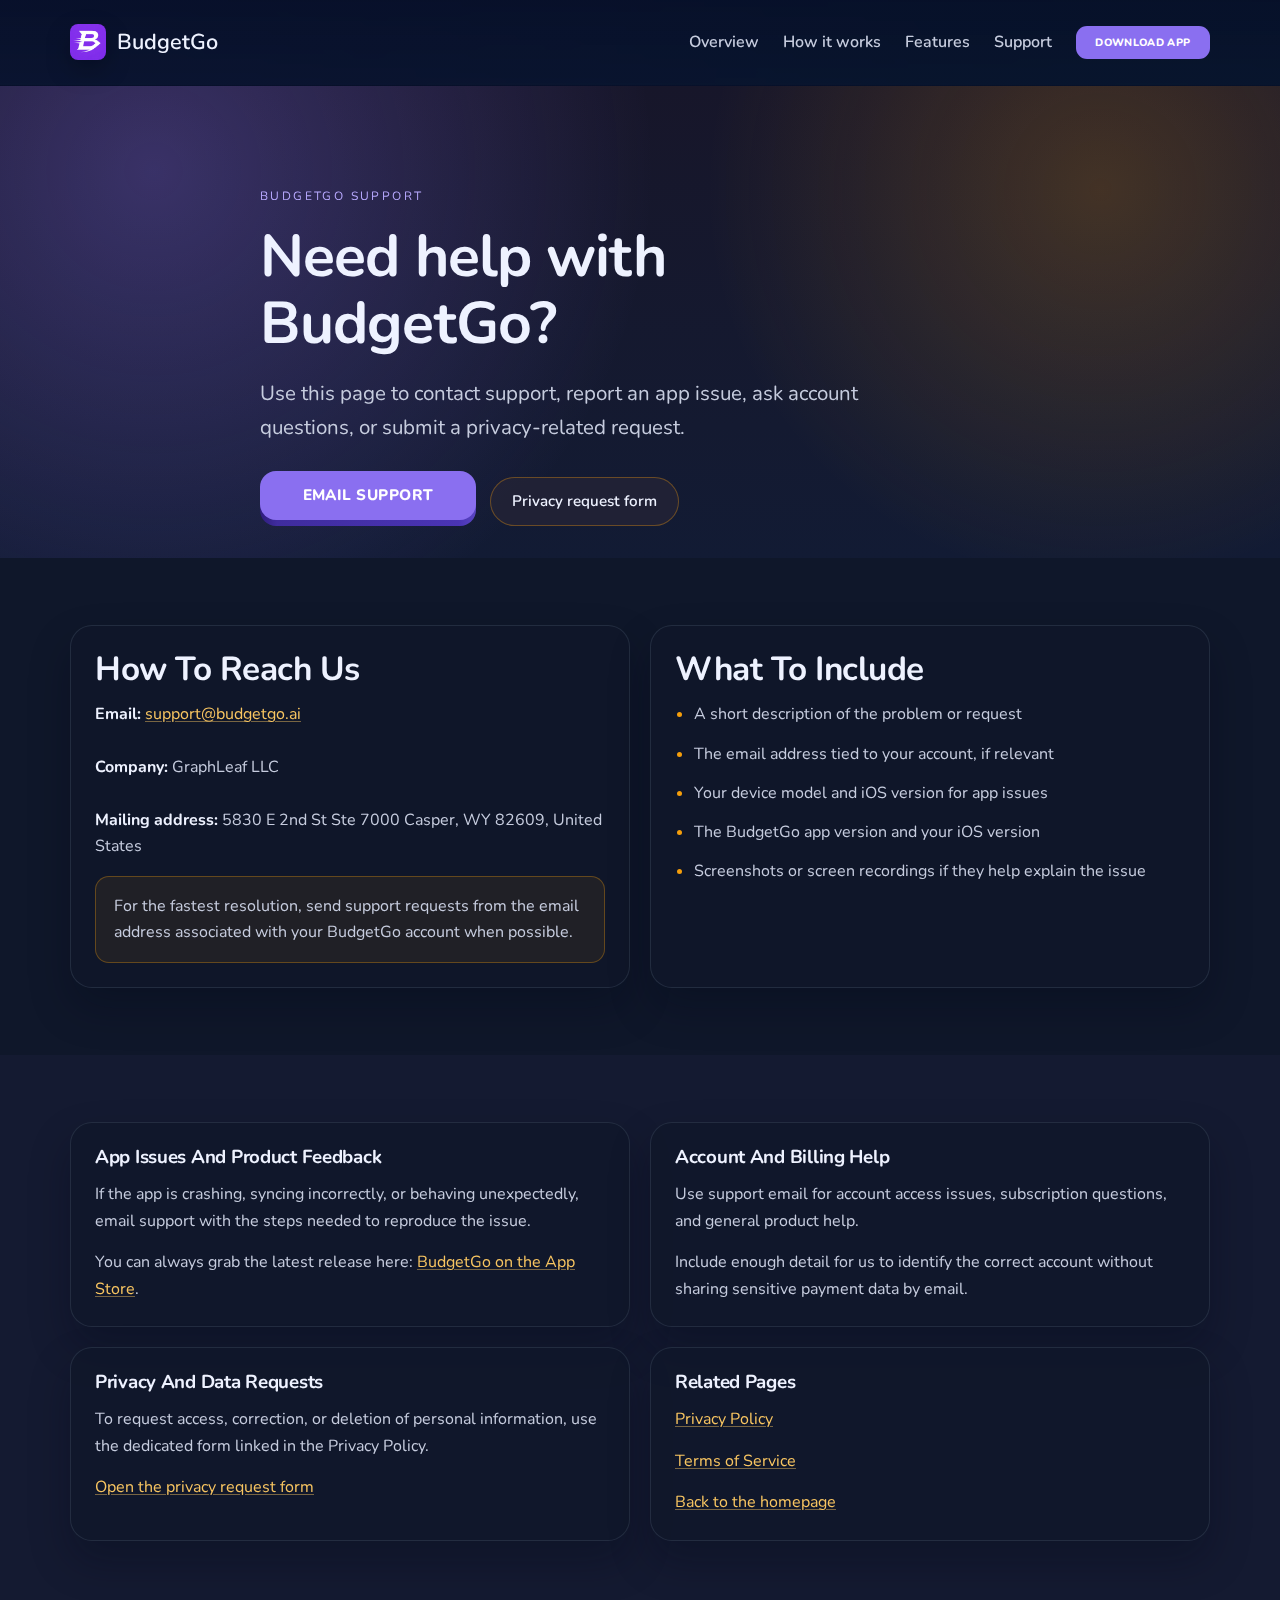
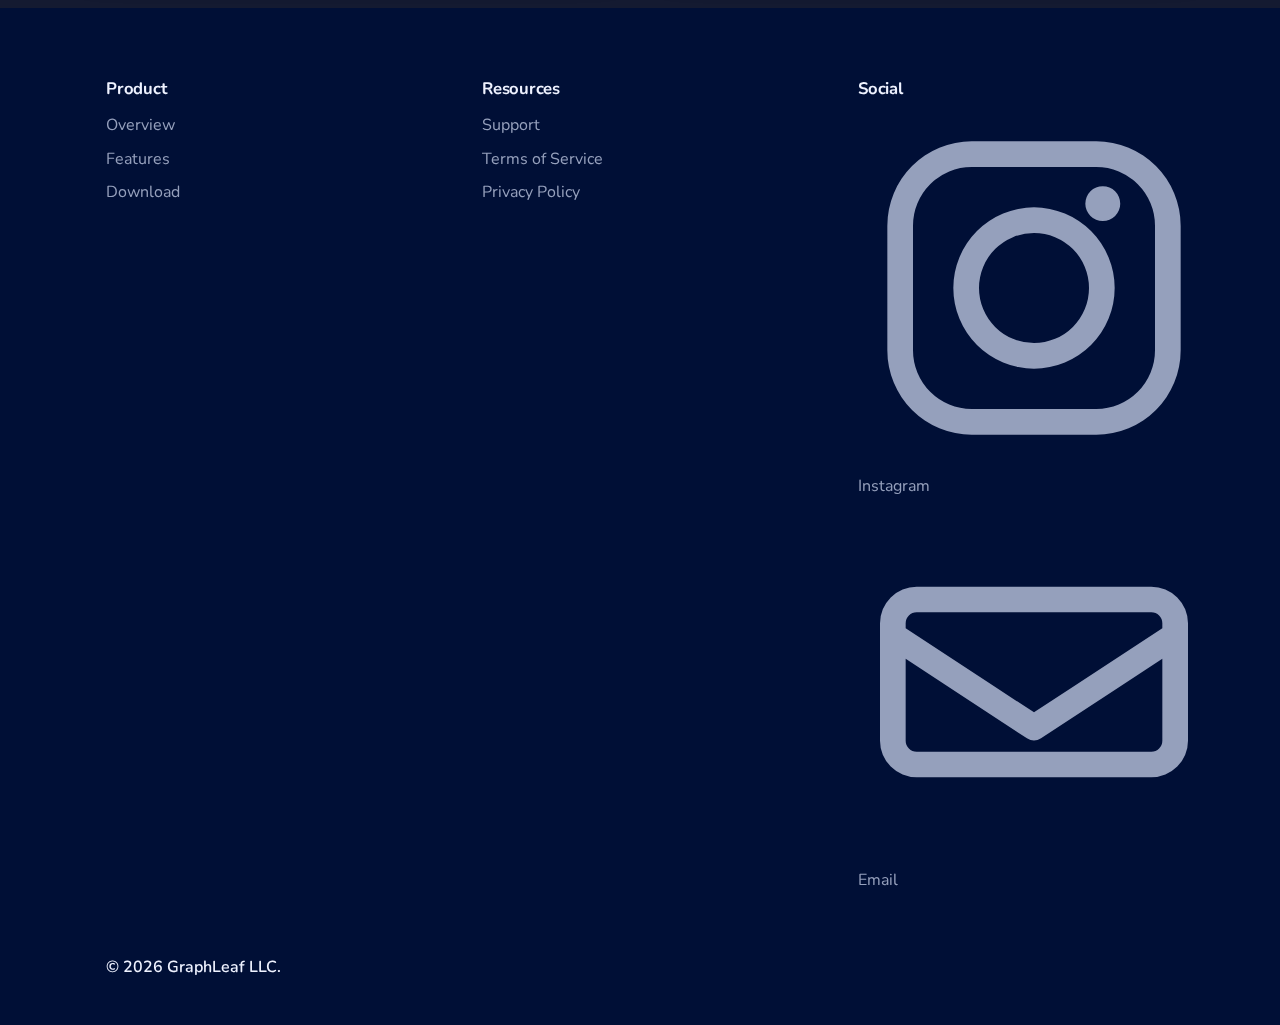
<file: support.html>
<!DOCTYPE html>
<html lang="en">
<head>
  <meta charset="UTF-8" />
  <meta name="viewport" content="width=device-width, initial-scale=1" />
  <title>Support | BudgetGo</title>
  <meta name="description" content="Contact BudgetGo support for app help, bug reports, account questions, and privacy requests." />
  <meta property="og:title" content="Support | BudgetGo" />
  <meta property="og:description" content="Get help with BudgetGo, report an issue, or contact GraphLeaf LLC." />
  <meta property="og:type" content="website" />
  <meta name="theme-color" content="#0A0810" />
  <link rel="preconnect" href="https://fonts.gstatic.com" crossorigin />
  <link href="https://fonts.googleapis.com/css2?family=Nunito:wght@400;500;600;700;800&display=swap" rel="stylesheet" />
  <link rel="icon" href="src/images/logo.png" />
  <link rel="stylesheet" href="styles.css" />
  <style>
    .support-hero,
    .support-section {
      min-height: 0;
    }

    .support-hero {
      padding-top: 6rem;
      padding-bottom: 2rem;
    }

    .support-hero .lead {
      max-width: 42rem;
    }

    .support-actions {
      margin-top: 2rem;
      display: flex;
      flex-wrap: wrap;
      gap: 0.9rem;
    }

    .support-actions .btn-primary .front {
      min-width: 13.5rem;
    }

    .support-grid {
      display: grid;
      grid-template-columns: repeat(2, minmax(0, 1fr));
      gap: 1.25rem;
    }

    .support-panel {
      height: 100%;
      padding: 1.5rem;
      border-radius: var(--radius-md);
      border: 1px solid var(--container-border);
      background: rgba(15, 23, 42, 0.84);
      box-shadow: 0 20px 40px rgba(2, 6, 23, 0.28);
    }

    .support-panel h2,
    .support-panel h3 {
      margin-bottom: 0.8rem;
    }

    .support-panel p + p,
    .support-panel ul + p,
    .support-panel p + ul {
      margin-top: 0.95rem;
    }

    .support-list {
      display: grid;
      gap: 0.8rem;
      padding-left: 1.2rem;
    }

    .support-list li {
      color: var(--text-mid);
    }

    .support-meta {
      display: grid;
      gap: 0.7rem;
    }

    .support-meta strong {
      color: var(--text-high);
    }

    .support-link {
      color: #f8c561;
      text-decoration: underline;
      text-decoration-color: rgba(248, 197, 97, 0.45);
      text-underline-offset: 0.15em;
    }

    .support-link:hover,
    .support-link:focus-visible {
      color: #ffd68a;
      text-decoration-color: currentColor;
    }

    .support-note {
      margin-top: 1rem;
      padding: 1rem 1.1rem;
      border-radius: var(--radius-sm);
      border: 1px solid rgba(245, 158, 11, 0.32);
      background: rgba(245, 158, 11, 0.08);
    }

    @media (max-width: 900px) {
      .support-grid {
        grid-template-columns: 1fr;
      }
    }

    @media (max-width: 760px) {
      .support-hero {
        padding-top: 5.2rem;
      }

      .support-actions {
        flex-direction: column;
        align-items: stretch;
      }

      .support-actions .btn-primary,
      .support-actions .btn-ghost {
        width: 100%;
      }
    }
  </style>
</head>
<body>
  <header class="site-header" id="top">
    <div class="container nav-row">
      <a class="brand" href="index.html" aria-label="BudgetGo homepage">
        <img src="src/images/logo.png" alt="BudgetGo logo" width="36" height="36" />
        <span>BudgetGo</span>
      </a>

      <button class="menu-toggle" type="button" aria-label="Open navigation" aria-expanded="false" aria-controls="site-nav">
        <span></span>
      </button>

      <nav id="site-nav" class="nav-links" aria-label="Primary navigation">
        <a href="index.html#overview">Overview</a>
        <a href="index.html#how-it-works">How it works</a>
        <a href="index.html#features">Features</a>
        <a href="support.html" aria-current="page">Support</a>
        <a class="btn btn-primary nav-cta-half" href="https://apps.apple.com/us/app/budgetgo-track-budget/id6761938917" target="_blank" rel="noopener noreferrer">
          <span class="edge" aria-hidden="true"></span>
          <span class="front">Download app</span>
        </a>
      </nav>
    </div>
  </header>

  <main>
    <section class="hero section support-hero">
      <div class="container narrow">
        <p class="eyebrow">BudgetGo support</p>
        <h1>Need help with BudgetGo?</h1>
        <p class="lead">Use this page to contact support, report an app issue, ask account questions, or submit a privacy-related request.</p>
        <div class="support-actions">
          <a class="btn btn-primary" href="mailto:support@budgetgo.ai">
            <span class="edge" aria-hidden="true"></span>
            <span class="front">Email support</span>
          </a>
          <a class="btn btn-ghost" href="https://docs.google.com/forms/d/e/1FAIpQLSeUy2x4PREIZswT7UxxJtwDpBnU8uByq0vRzWzu3dnMg1YAdg/viewform?usp=dialog" target="_blank" rel="noopener noreferrer">Privacy request form</a>
        </div>
      </div>
    </section>

    <section class="section section-alt-base support-section">
      <div class="container support-grid">
        <article class="support-panel">
          <h2>How To Reach Us</h2>
          <div class="support-meta">
            <p><strong>Email:</strong> <a class="support-link" href="mailto:support@budgetgo.ai">support@budgetgo.ai</a></p>
            <p><strong>Company:</strong> GraphLeaf LLC</p>
            <p><strong>Mailing address:</strong> 5830 E 2nd St Ste 7000 Casper, WY 82609, United States</p>
          </div>
          <div class="support-note">
            <p>For the fastest resolution, send support requests from the email address associated with your BudgetGo account when possible.</p>
          </div>
        </article>

        <article class="support-panel">
          <h2>What To Include</h2>
          <ul class="support-list">
            <li>A short description of the problem or request</li>
            <li>The email address tied to your account, if relevant</li>
            <li>Your device model and iOS version for app issues</li>
            <li>The BudgetGo app version and your iOS version</li>
            <li>Screenshots or screen recordings if they help explain the issue</li>
          </ul>
        </article>
      </div>
    </section>

    <section class="section section-alt-hero support-section">
      <div class="container support-grid">
        <article class="support-panel">
          <h3>App Issues And Product Feedback</h3>
          <p>If the app is crashing, syncing incorrectly, or behaving unexpectedly, email support with the steps needed to reproduce the issue.</p>
          <p>You can always grab the latest release here: <a class="support-link" href="https://apps.apple.com/us/app/budgetgo-track-budget/id6761938917" target="_blank" rel="noopener noreferrer">BudgetGo on the App Store</a>.</p>
        </article>

        <article class="support-panel">
          <h3>Account And Billing Help</h3>
          <p>Use support email for account access issues, subscription questions, and general product help.</p>
          <p>Include enough detail for us to identify the correct account without sharing sensitive payment data by email.</p>
        </article>

        <article class="support-panel">
          <h3>Privacy And Data Requests</h3>
          <p>To request access, correction, or deletion of personal information, use the dedicated form linked in the Privacy Policy.</p>
          <p><a class="support-link" href="https://docs.google.com/forms/d/e/1FAIpQLSeUy2x4PREIZswT7UxxJtwDpBnU8uByq0vRzWzu3dnMg1YAdg/viewform?usp=dialog" target="_blank" rel="noopener noreferrer">Open the privacy request form</a></p>
        </article>

        <article class="support-panel">
          <h3>Related Pages</h3>
          <p><a class="support-link" href="privacy_policy.html">Privacy Policy</a></p>
          <p><a class="support-link" href="terms_of_service.html">Terms of Service</a></p>
          <p><a class="support-link" href="index.html">Back to the homepage</a></p>
        </article>
      </div>
    </section>
  </main>

  <footer class="site-footer">
    <div class="container footer-grid">
      <div>
        <h3>Product</h3>
        <a href="index.html#overview">Overview</a>
        <a href="index.html#features">Features</a>
        <a href="https://apps.apple.com/us/app/budgetgo-track-budget/id6761938917" target="_blank" rel="noopener noreferrer">Download</a>
      </div>

      <div>
        <h3>Resources</h3>
        <a href="support.html">Support</a>
        <a href="terms_of_service.html">Terms of Service</a>
        <a href="privacy_policy.html">Privacy Policy</a>
      </div>

      <div>
        <h3>Social</h3>
        <a class="footer-link-with-icon" href="https://instagram.com/budgetgo.ai" target="_blank" rel="noopener noreferrer">
          <span class="footer-link-icon" aria-hidden="true">
            <svg viewBox="0 0 24 24" focusable="false">
              <path d="M7.75 2h8.5A5.75 5.75 0 0 1 22 7.75v8.5A5.75 5.75 0 0 1 16.25 22h-8.5A5.75 5.75 0 0 1 2 16.25v-8.5A5.75 5.75 0 0 1 7.75 2Zm0 1.75A4 4 0 0 0 3.75 7.75v8.5a4 4 0 0 0 4 4h8.5a4 4 0 0 0 4-4v-8.5a4 4 0 0 0-4-4Zm8.94 1.31a1.19 1.19 0 1 1 0 2.38 1.19 1.19 0 0 1 0-2.38ZM12 6.5A5.5 5.5 0 1 1 6.5 12 5.5 5.5 0 0 1 12 6.5Zm0 1.75A3.75 3.75 0 1 0 15.75 12 3.75 3.75 0 0 0 12 8.25Z" fill="currentColor"/>
            </svg>
          </span>
          <span>Instagram</span>
        </a>
        <a class="footer-link-with-icon" href="mailto:support@budgetgo.ai">
          <span class="footer-link-icon" aria-hidden="true">
            <svg viewBox="0 0 24 24" focusable="false">
              <path d="M4 5.5h16A2.5 2.5 0 0 1 22.5 8v8A2.5 2.5 0 0 1 20 18.5H4A2.5 2.5 0 0 1 1.5 16V8A2.5 2.5 0 0 1 4 5.5Zm0 1.75a.75.75 0 0 0-.75.75v.34l8.75 5.73 8.75-5.73V8a.75.75 0 0 0-.75-.75Zm16 9.5a.75.75 0 0 0 .75-.75V10.42l-8.27 5.42a.88.88 0 0 1-.96 0L3.25 10.42V16A.75.75 0 0 0 4 16.75Z" fill="currentColor"/>
            </svg>
          </span>
          <span>Email</span>
        </a>
      </div>
    </div>

    <div class="container footer-bottom">
      <div>
        <p>&copy; 2026 GraphLeaf LLC.</p>
      </div>
    </div>
  </footer>

  <script>
    (function () {
      const toggle = document.querySelector('.menu-toggle');
      const nav = document.querySelector('.nav-links');

      if (!toggle || !nav) return;

      const closeMenu = function () {
        toggle.setAttribute('aria-expanded', 'false');
        nav.classList.remove('open');
        document.body.classList.remove('menu-open');
      };

      toggle.addEventListener('click', function () {
        const expanded = toggle.getAttribute('aria-expanded') === 'true';
        toggle.setAttribute('aria-expanded', String(!expanded));
        nav.classList.toggle('open');
        document.body.classList.toggle('menu-open');
      });

      nav.addEventListener('click', function (event) {
        if (event.target instanceof HTMLAnchorElement) closeMenu();
      });

      window.addEventListener('keydown', function (event) {
        if (event.key === 'Escape') closeMenu();
      });
    }());
  </script>
</body>
</html>
</file>
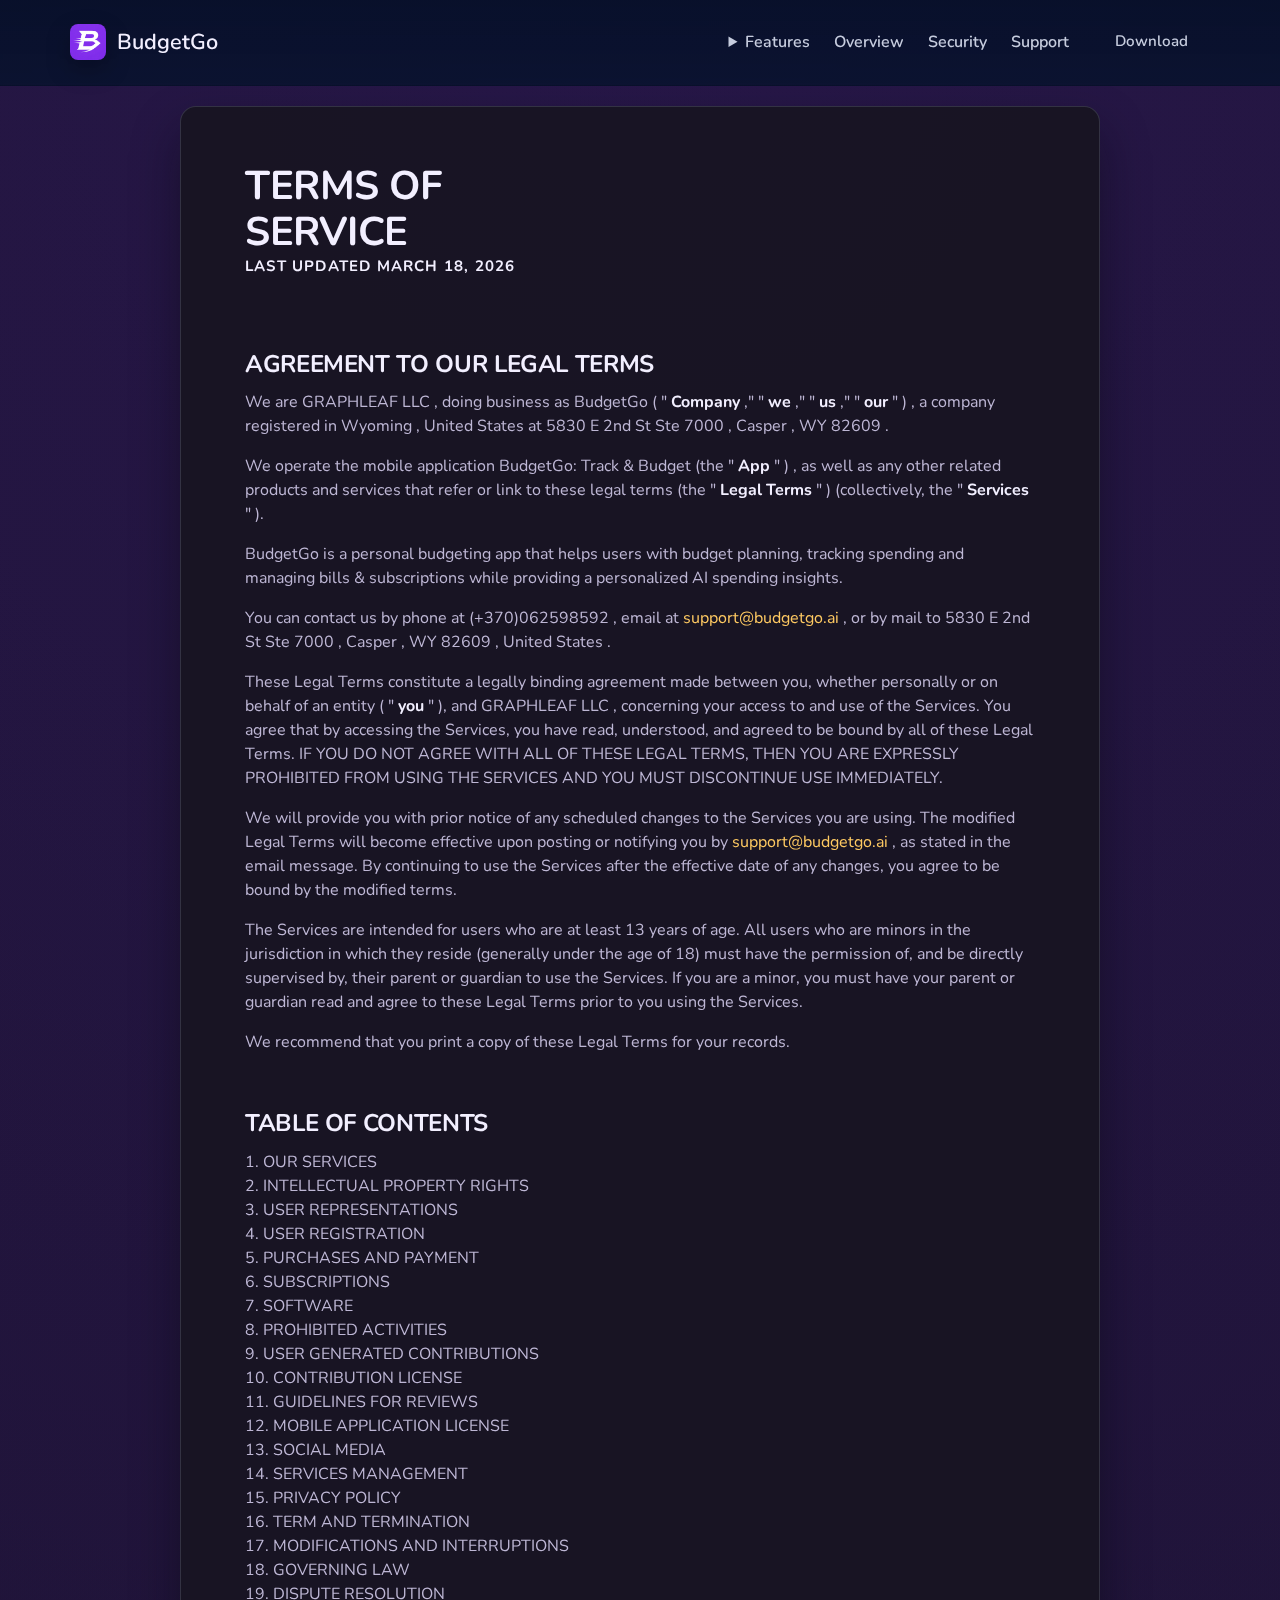
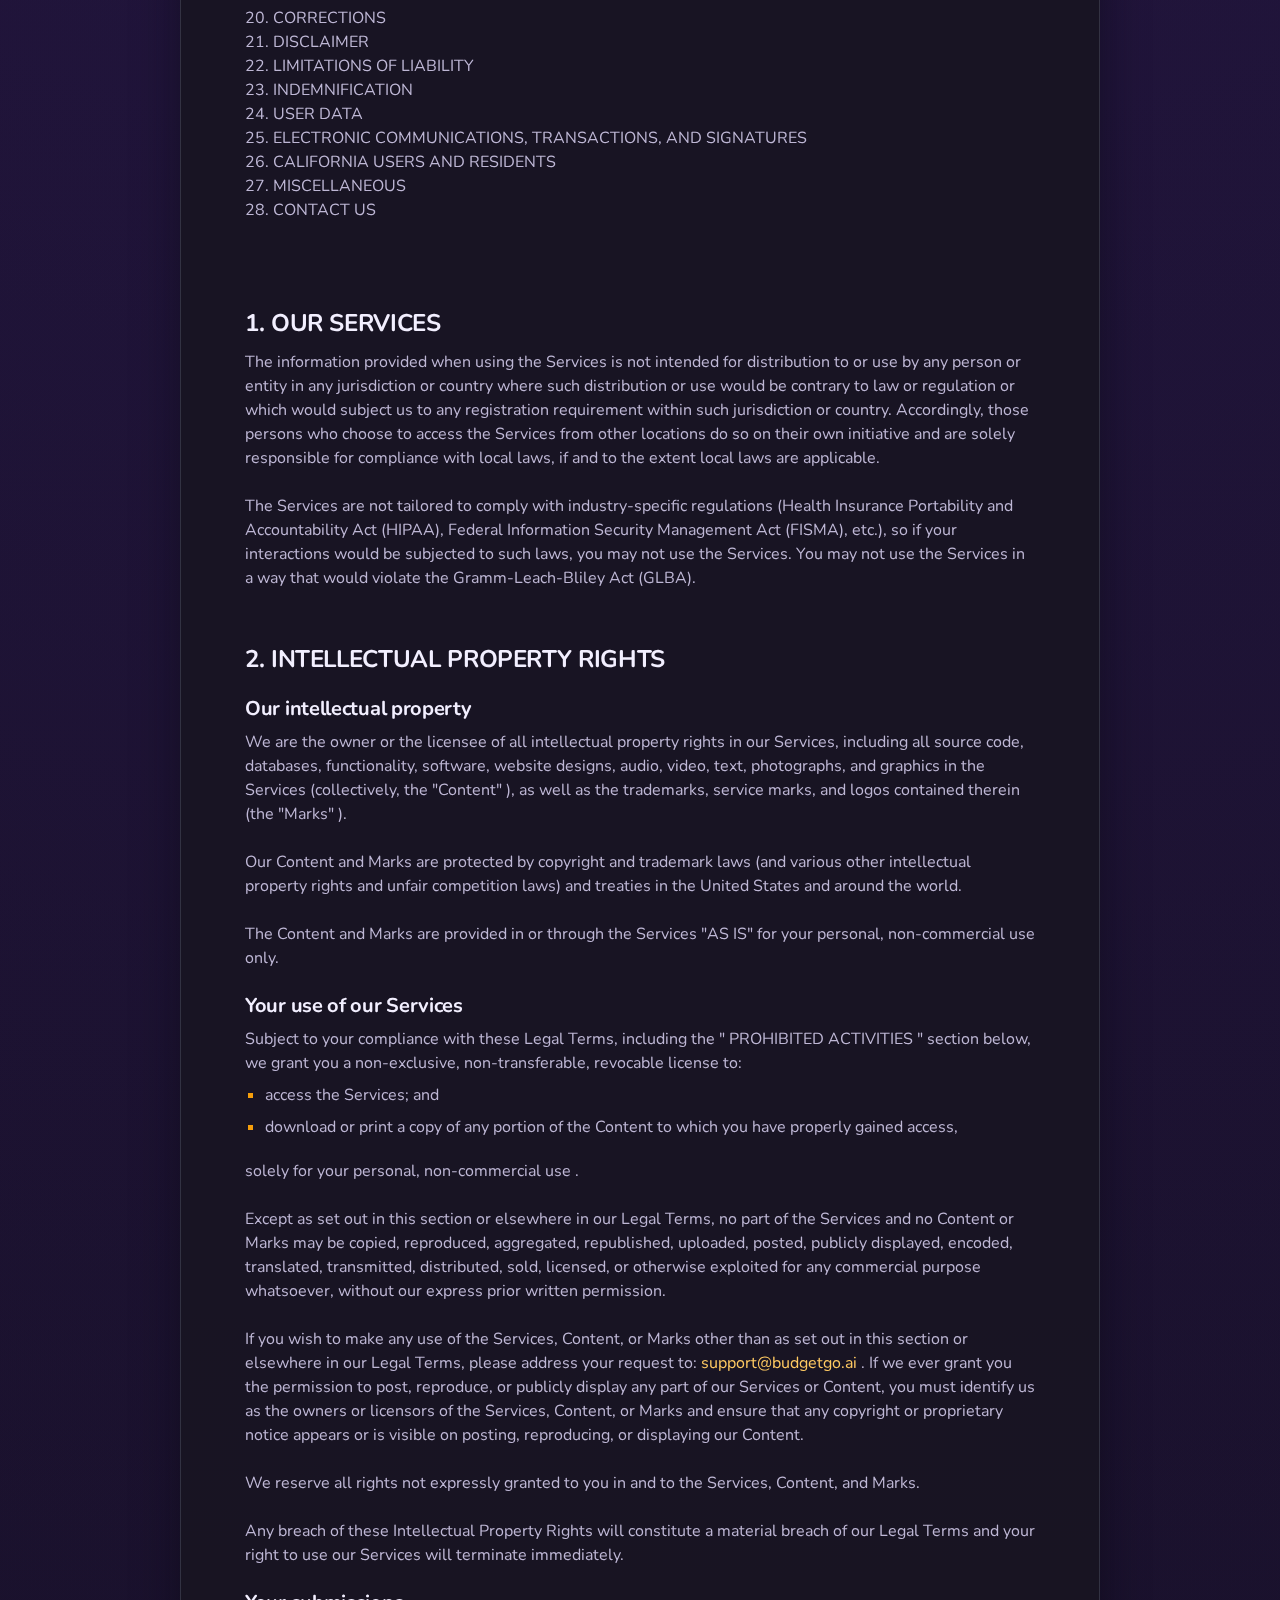
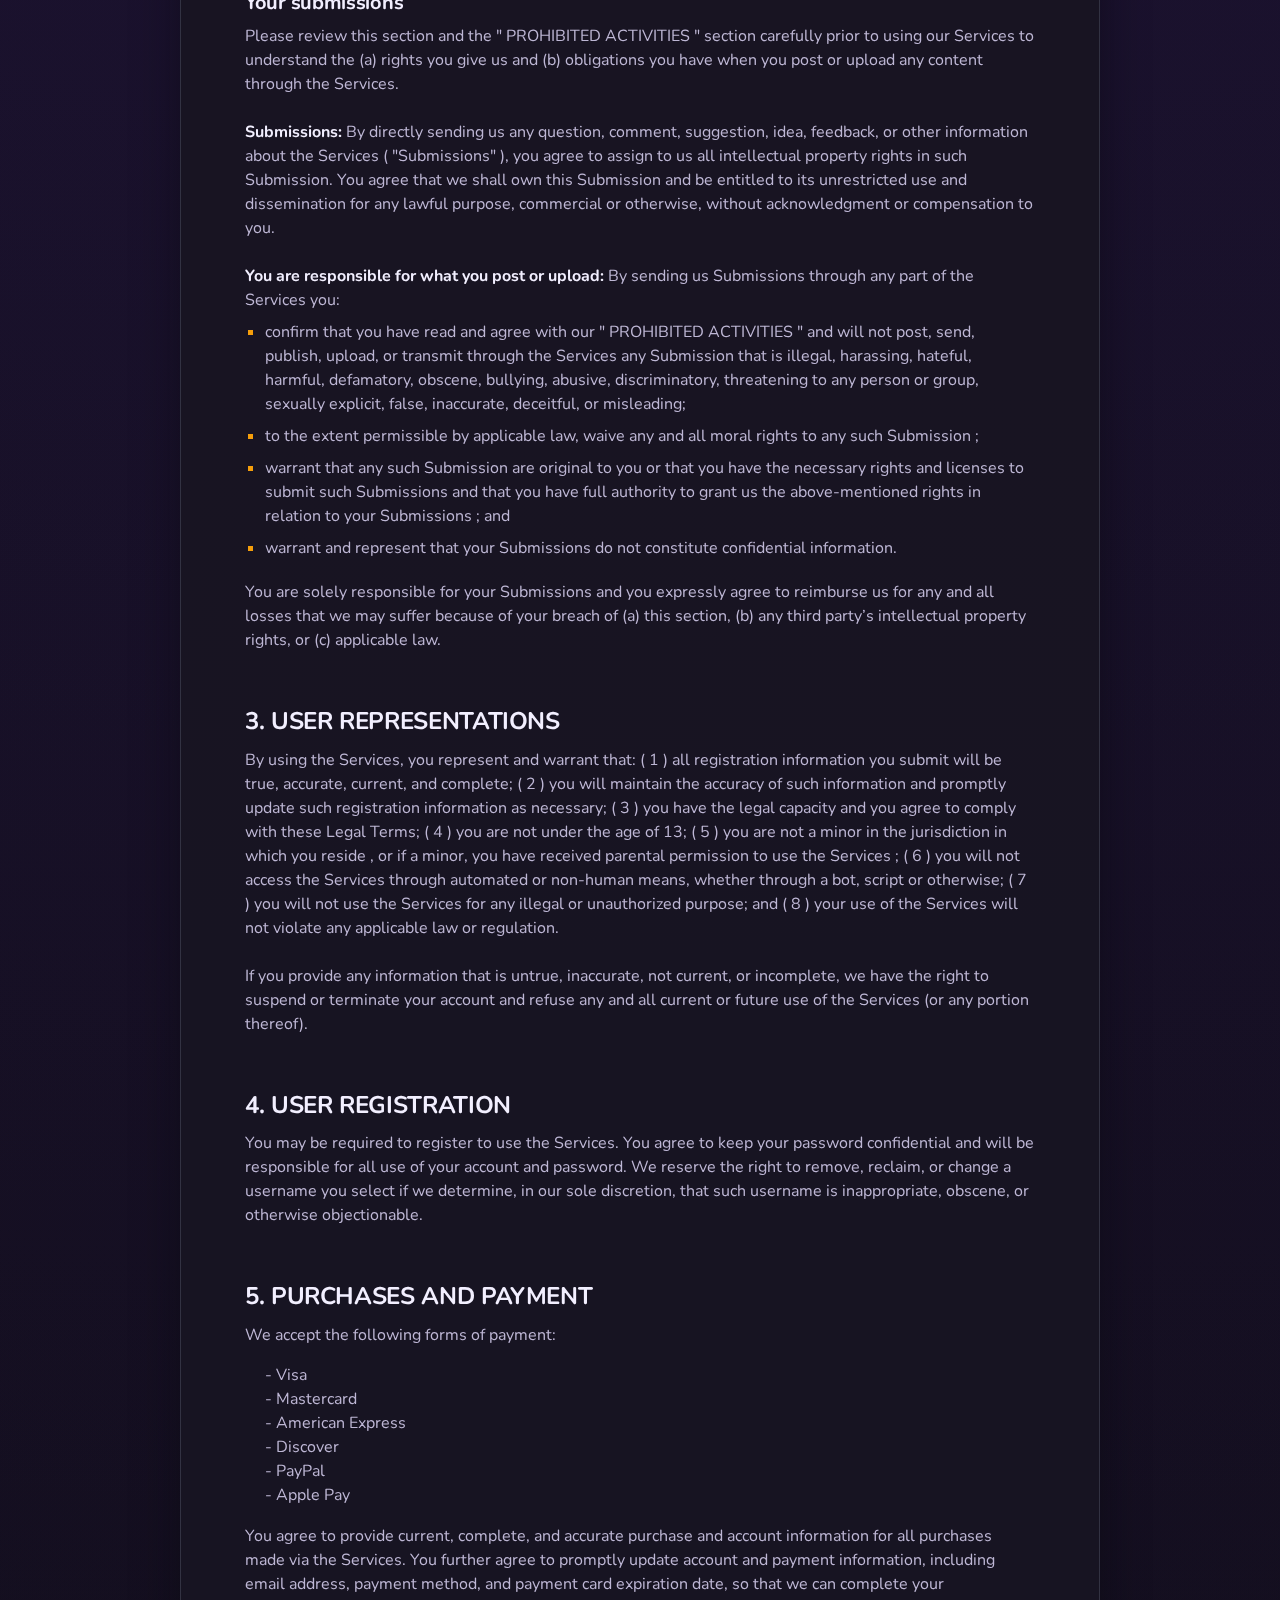
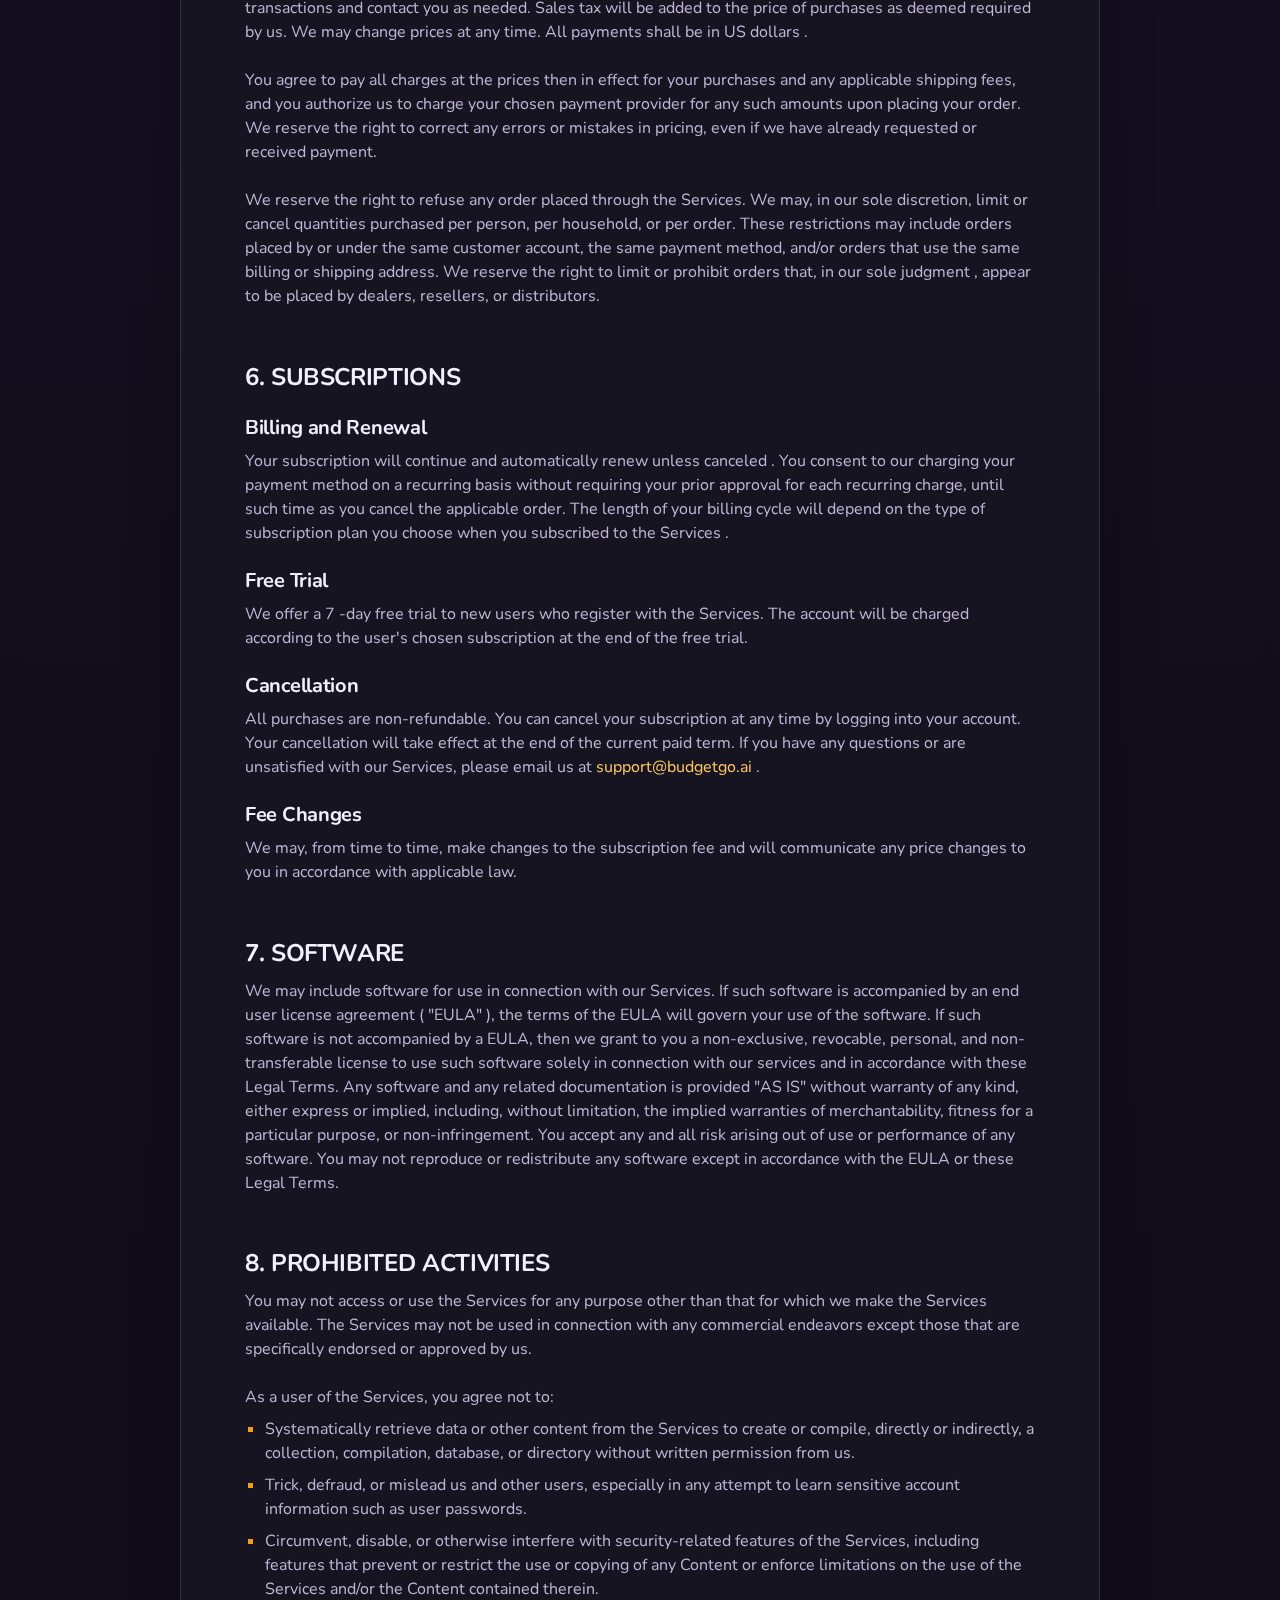
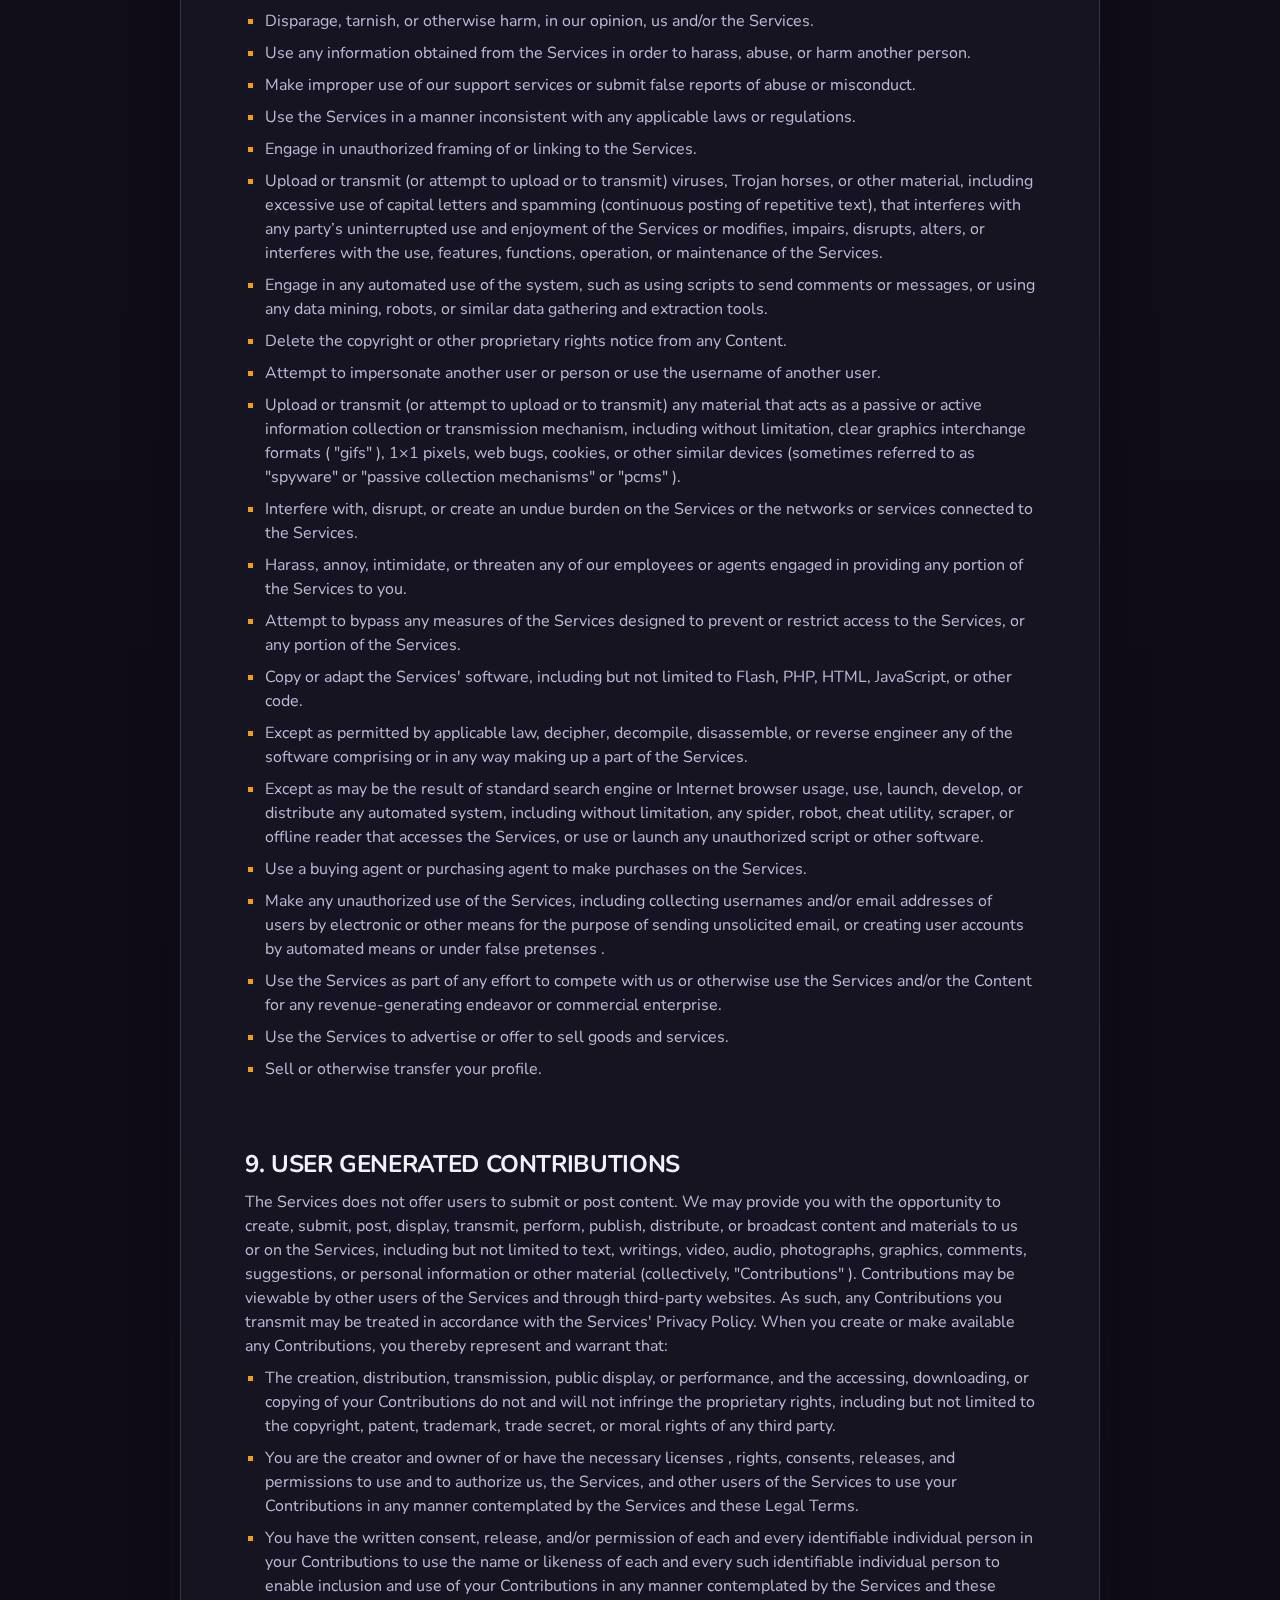
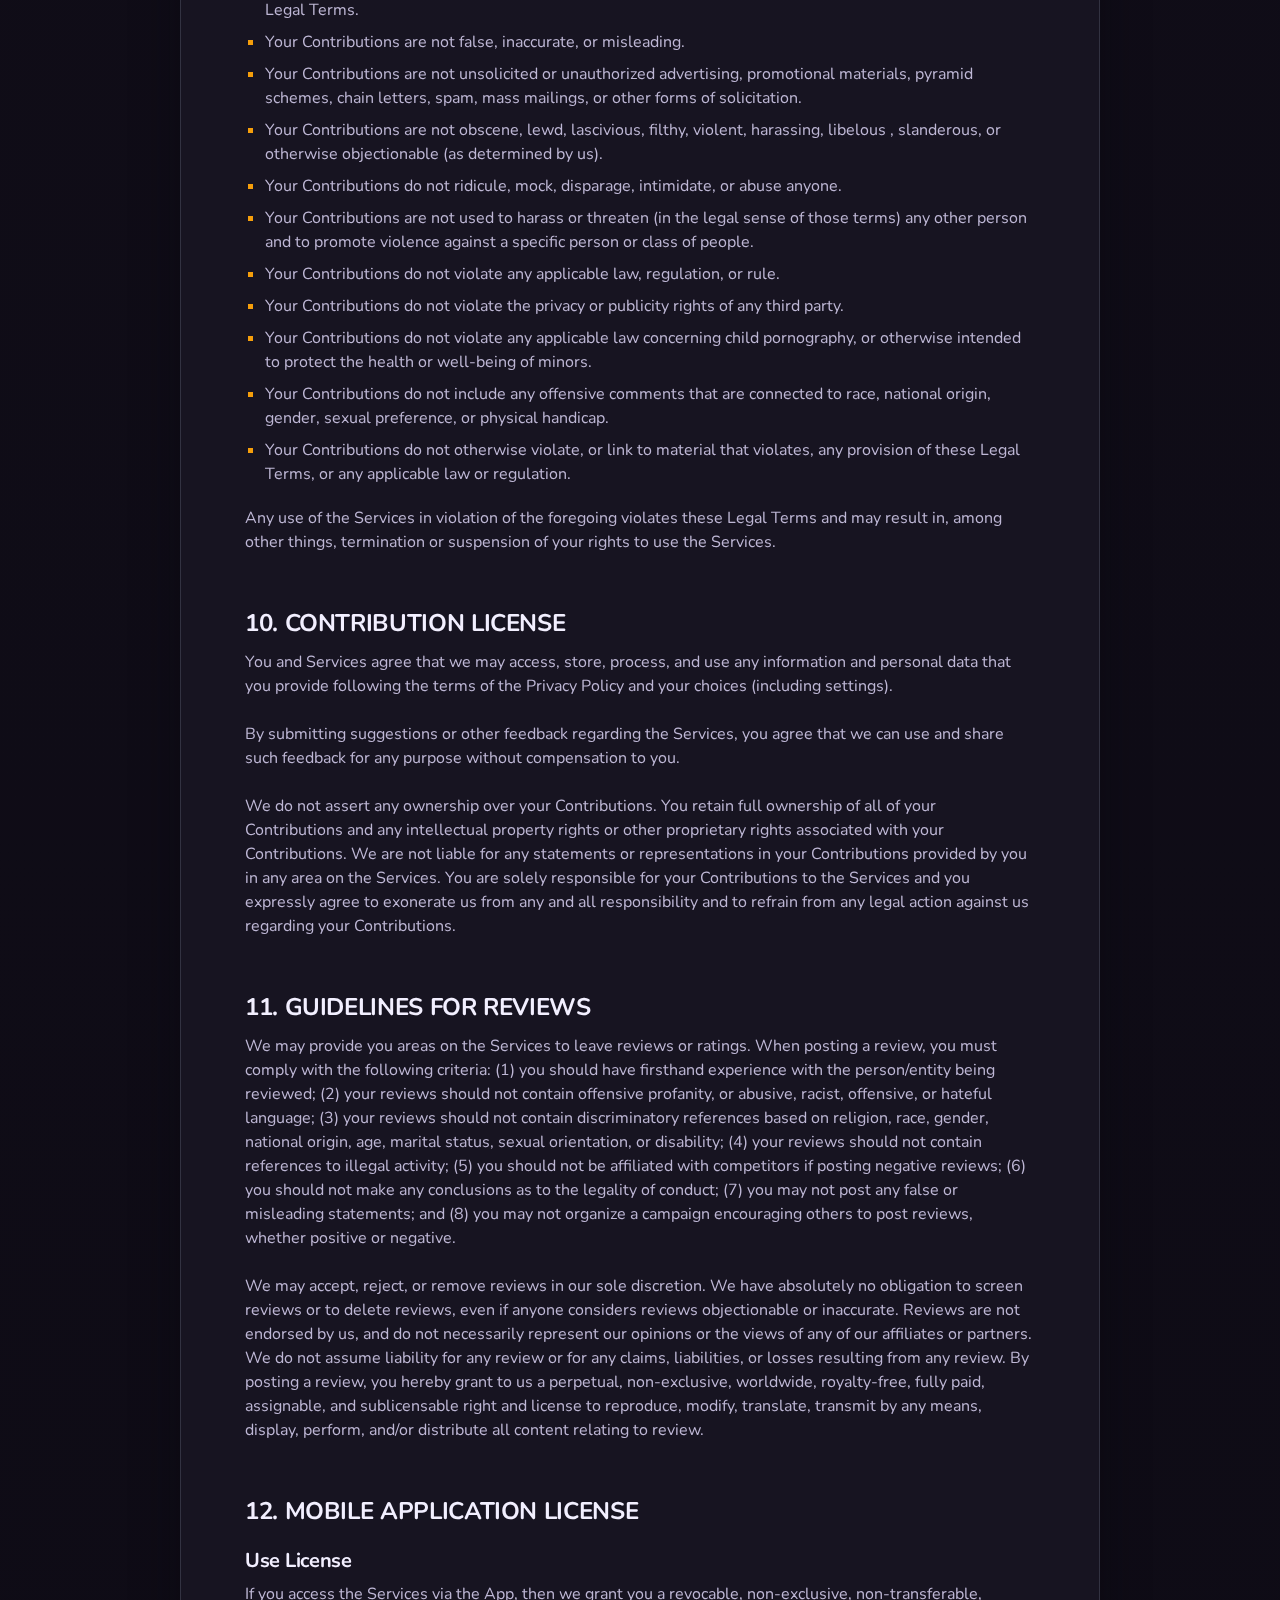
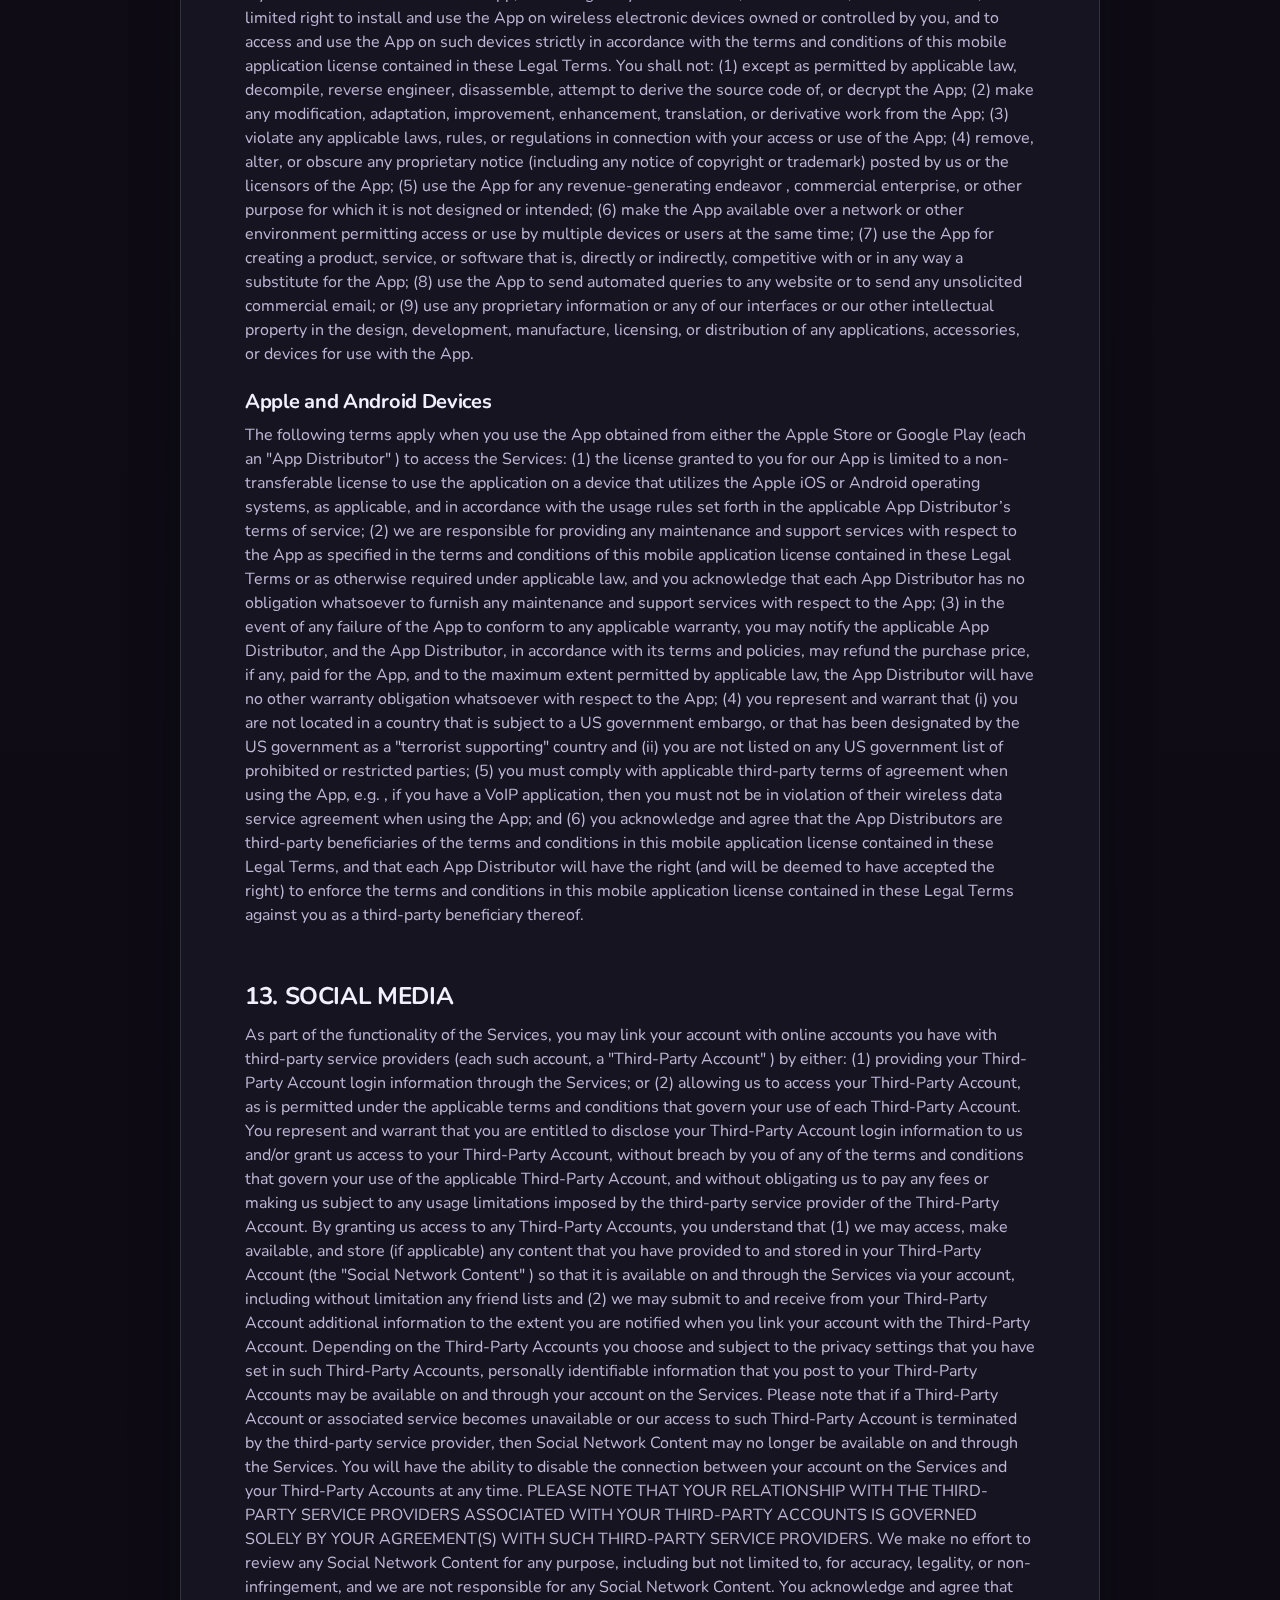
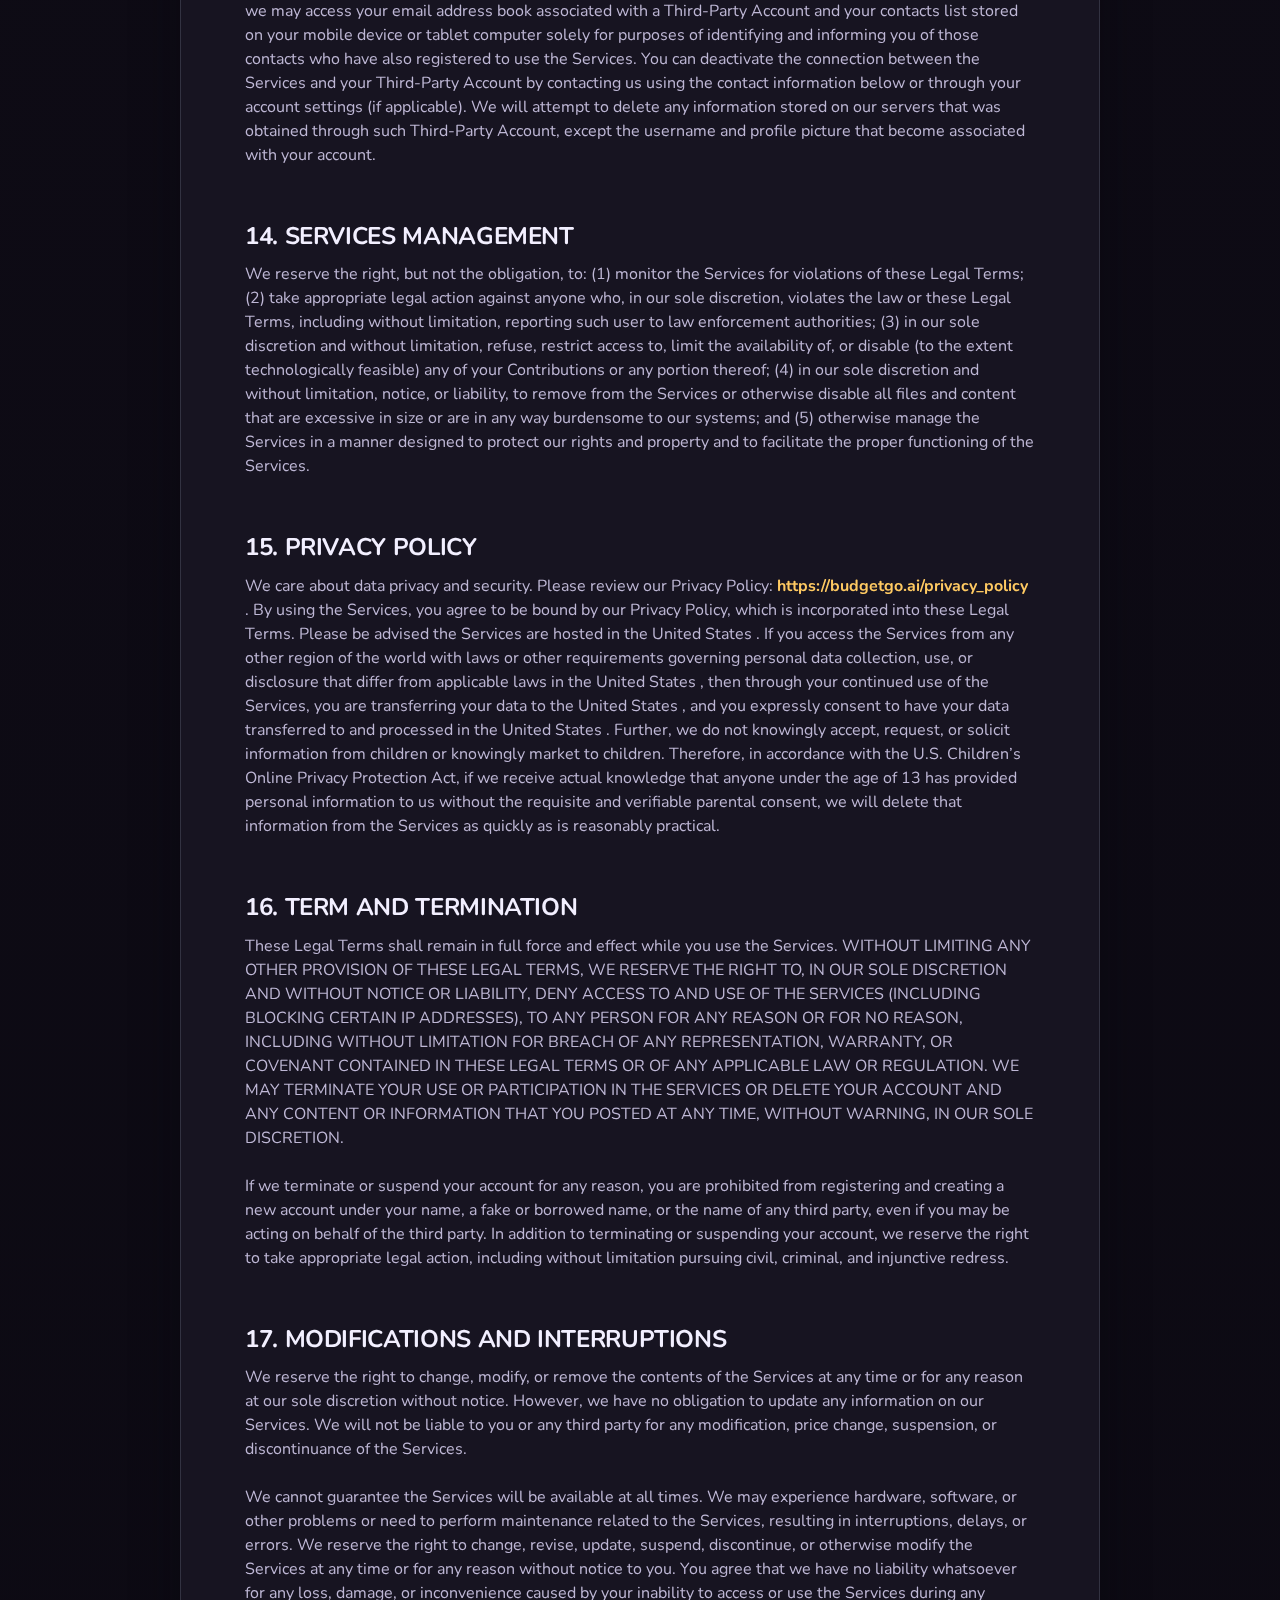
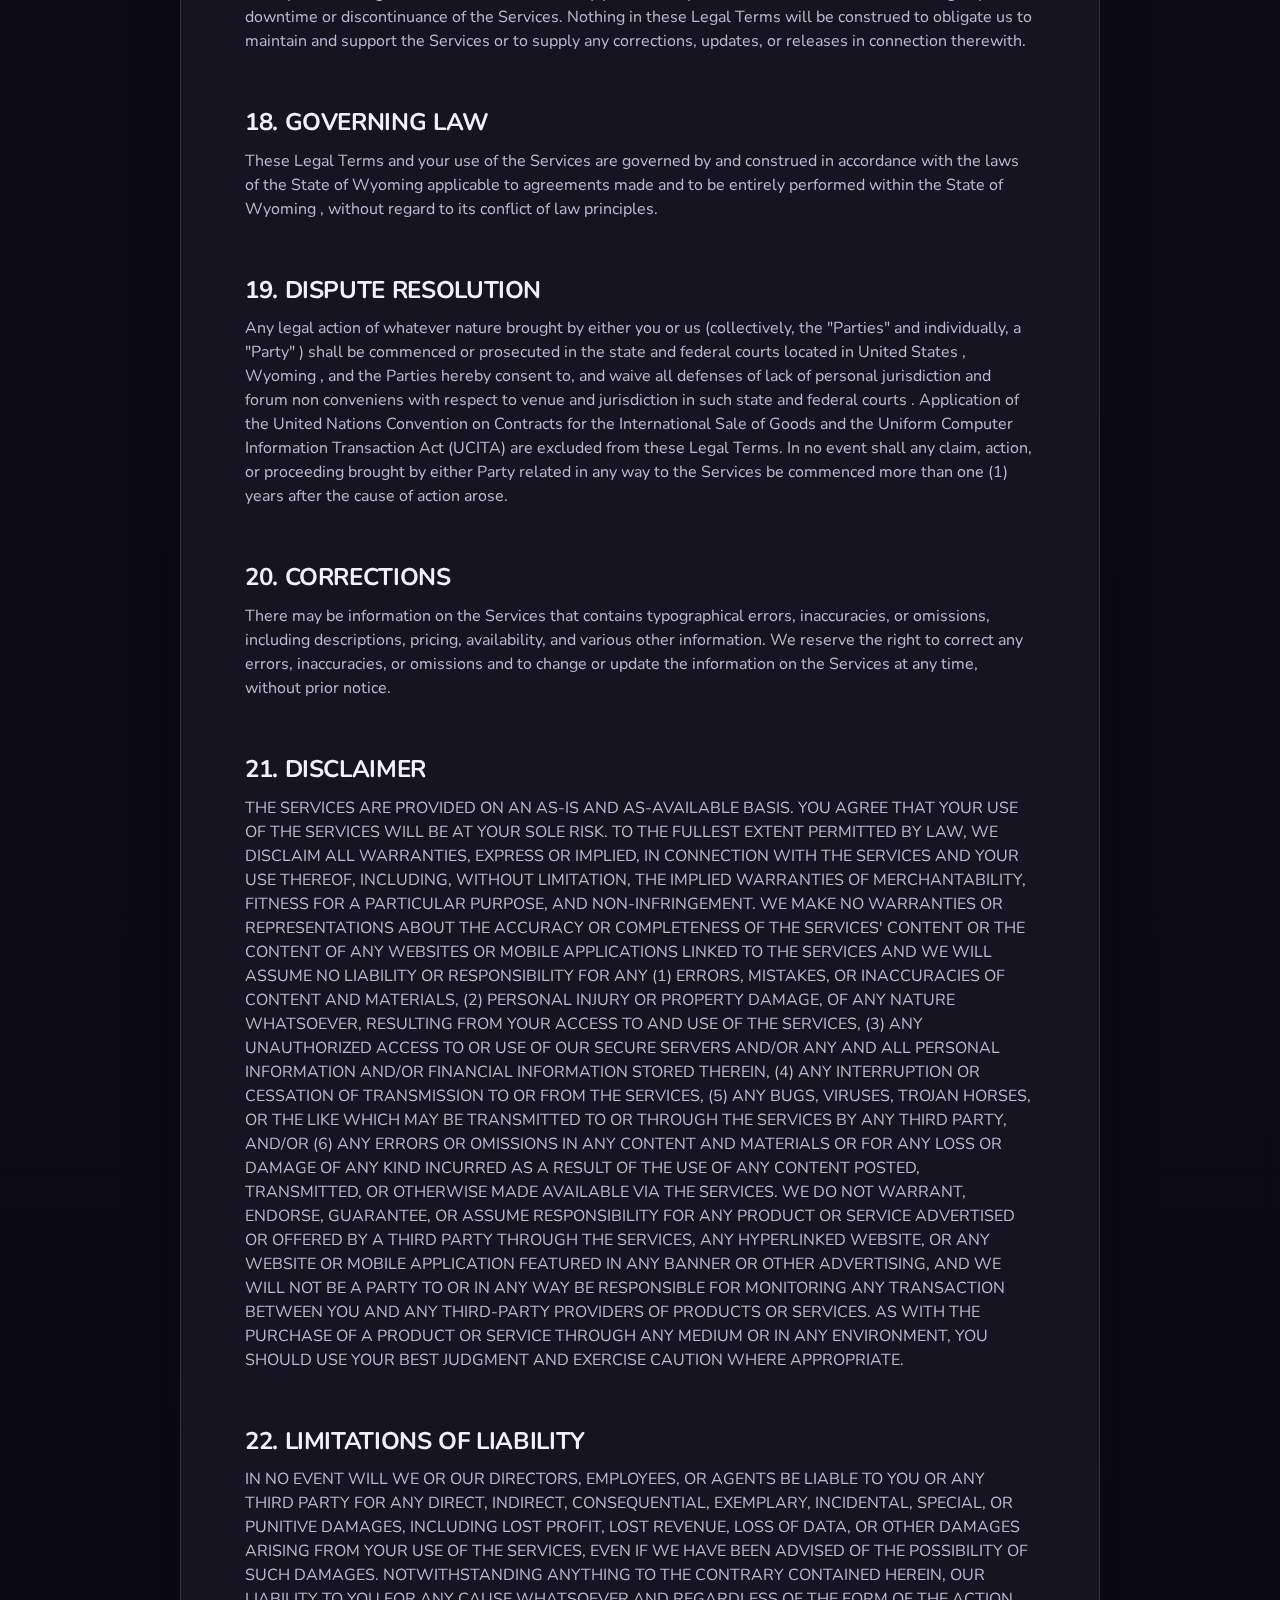
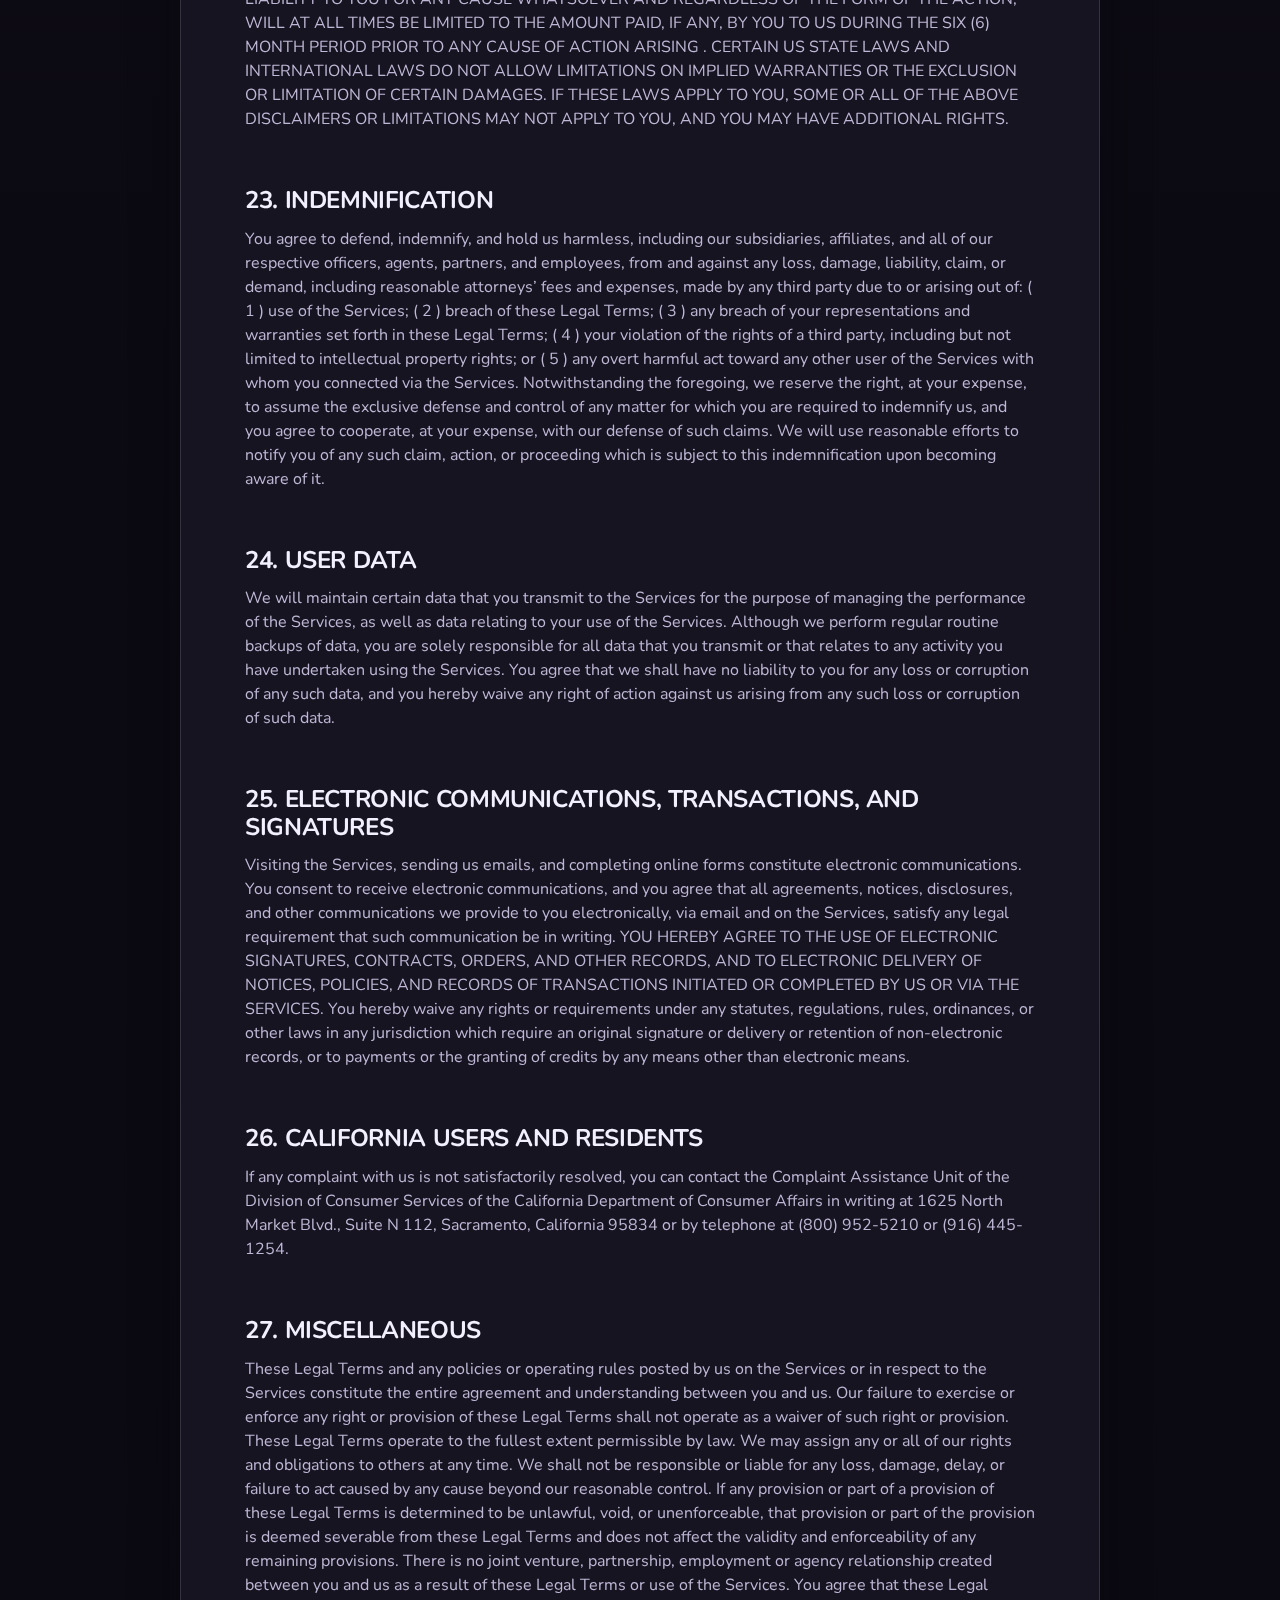
<file: terms_of_service.html>
<!DOCTYPE html>
<html lang="en">
 <head>
  <meta charset="utf-8"/>
 <meta content="width=device-width, initial-scale=1.0" name="viewport"/>
  <meta content="#0A0810" name="theme-color"/>
  <link href="src/images/logo.png" rel="icon"/>
  <link href="styles.css" rel="stylesheet"/>
  <title>
   Terms of Service | BudgetGo
  </title>
  <style>
  @import url('https://fonts.googleapis.com/css2?family=Nunito:wght@400;500;600;700;800&display=swap');

  *, *::before, *::after {
    box-sizing: border-box;
  }

  img, svg {
    max-width: 100%;
    height: auto;
  }

  :root {
    --ink: #f2efff;
    --muted: #beb7d5;
    --accent: #ffca62;
    --card: rgba(24, 21, 34, 0.96);
    --border: rgba(104, 107, 130, 0.34);
    --bg-1: #0a0810;
    --bg-2: #14101d;
    --shadow: 0 24px 48px rgba(8, 6, 14, 0.42);
    --radius: 16px;
  }

  body {
    margin: 0;
    font-family: 'Nunito', 'Helvetica Neue', Arial, sans-serif;
    color: var(--ink);
    background:
      radial-gradient(circle at 50% 0%, rgba(113, 50, 245, 0.2), transparent 32%),
      linear-gradient(180deg, var(--bg-2), var(--bg-1));
    line-height: 1.7;
  }

  .legal-main {
    padding: 1.25rem 0 5rem;
  }

  [data-custom-class='body'], [data-custom-class='body'] * {
    background: transparent !important;
  }

  [data-custom-class='body'] {
    max-width: 920px;
    margin: 0 auto;
    padding: 56px 64px;
    background: var(--card) !important;
    border: 1px solid var(--border);
    border-radius: var(--radius);
    box-shadow: var(--shadow);
  }

  [data-custom-class='body'] div,
  [data-custom-class='body'] span,
  [data-custom-class='body'] p,
  [data-custom-class='body'] li {
    color: var(--muted) !important;
  }

  [data-custom-class='body'] strong,
  [data-custom-class='body'] b {
    color: var(--ink) !important;
  }

  [data-custom-class='title'], [data-custom-class='title'] * {
    font-family: 'Nunito', 'Helvetica Neue', Arial, sans-serif !important;
    font-size: 40px !important;
    color: var(--ink) !important;
    font-weight: 700;
    letter-spacing: -0.5px;
    margin: 0;
  }

  [data-custom-class='subtitle'], [data-custom-class='subtitle'] * {
    font-family: 'Nunito', 'Helvetica Neue', Arial, sans-serif !important;
    color: var(--muted) !important;
    font-size: 15px !important;
    text-transform: uppercase;
    letter-spacing: 0.08em;
  }

  [data-custom-class='heading_1'], [data-custom-class='heading_1'] * {
    font-family: 'Nunito', 'Helvetica Neue', Arial, sans-serif !important;
    font-size: 24px !important;
    color: var(--ink) !important;
    font-weight: 700;
    margin-top: 32px;
    margin-bottom: 12px;
  }

  [data-custom-class='heading_2'], [data-custom-class='heading_2'] * {
    font-family: 'Nunito', 'Helvetica Neue', Arial, sans-serif !important;
    font-size: 20px !important;
    color: var(--ink) !important;
    font-weight: 700;
    margin-top: 24px;
    margin-bottom: 10px;
  }

  [data-custom-class='body_text'], [data-custom-class='body_text'] * {
    color: var(--muted) !important;
    font-size: 16px !important;
    font-family: 'Nunito', 'Helvetica Neue', Arial, sans-serif !important;
  }

  [data-custom-class='link'], [data-custom-class='link'] * {
    color: var(--accent) !important;
    font-size: 16px !important;
    font-family: 'Nunito', 'Helvetica Neue', Arial, sans-serif !important;
    word-break: break-word !important;
    text-decoration: none;
  }

  [data-custom-class='link']:hover, [data-custom-class='link'] *:hover {
    text-decoration: underline;
  }

  .footer-attribution {
    margin-top: 0.55rem;
    font-size: 0.82rem;
  }

  .footer-attribution a {
    color: rgba(242, 239, 255, 0.62);
  }

  .footer-attribution a:hover,
  .footer-attribution a:focus-visible {
    color: var(--ink);
  }

  ul {
    padding-left: 1.25rem;
    margin: 0.5rem 0 1.25rem;
  }

  li {
    margin-bottom: 0.5rem;
  }

  h1, h2, h3, p {
    margin: 0 0 0.75rem;
  }

  @media (max-width: 720px) {
    [data-custom-class='body'] {
      margin: 0 16px;
      padding: 28px 22px;
      border-radius: 16px;
    }

    [data-custom-class='title'], [data-custom-class='title'] * {
      font-size: 32px !important;
    }

    .legal-main {
      padding-top: 1rem;
      padding-bottom: 4rem;
    }
  }
  </style>
 </head>
 <body class="legal-page">
  <header class="site-header" id="top">
   <div class="container nav-row">
    <a aria-label="BudgetGo homepage" class="brand" href="index.html">
     <img alt="BudgetGo logo" height="36" src="src/images/logo.png" width="36"/>
     <span>
      BudgetGo
     </span>
    </a>
    <button aria-controls="site-nav" aria-expanded="false" aria-label="Open navigation" class="menu-toggle" type="button">
     <span>
     </span>
    </button>
    <nav aria-label="Primary navigation" class="nav-links" id="site-nav">
     <details class="nav-dropdown">
      <summary>
       Features
      </summary>
      <div class="nav-dropdown-menu">
       <a href="index.html#feature-home">
        Spending Overview
       </a>
       <a href="index.html#feature-insights">
        AI Insights
       </a>
       <a href="index.html#feature-recurring">
        Recurring Bills
       </a>
       <a href="index.html#feature-connect">
        Bank Connection
       </a>
       <a href="index.html#feature-categorization">
        AI Categorization
       </a>
       <a href="index.html#feature-automation">
        Automation
       </a>
       <a href="index.html#feature-analytics">
        Analytics
       </a>
      </div>
     </details>
     <a href="index.html#overview">
      Overview
     </a>
     <a href="index.html#security">
      Security
     </a>
     <a href="support.html">
      Support
     </a>
     <a class="btn btn-secondary nav-cta-text" href="https://apps.apple.com/us/app/budgetgo-track-budget/id6761938917" rel="noopener noreferrer" target="_blank">
      Download
     </a>
    </nav>
   </div>
  </header>
  <main class="legal-main">
 <div data-custom-class="body">
  <div align="center" style="text-align: left;">
   <div class="MsoNormal" data-custom-class="title" style="line-height: 1.5;">
    <bdt class="block-component">
     <span style="font-size: 19px;">
     </span>
    </bdt>
    <bdt class="question">
     <strong>
      <h1>
       TERMS OF SERVICE
      </h1>
     </strong>
    </bdt>
    <bdt class="statement-end-if-in-editor">
    </bdt>
   </div>
   <div class="MsoNormal" data-custom-class="subtitle" style="line-height: 1.5;">
    <strong>
     Last updated
    </strong>
    <bdt class="question">
     <strong>
      March 18, 2026
     </strong>
    </bdt>
   </div>
   <div class="MsoNormal" style="line-height: 1.1;">
    <br/>
   </div>
   <div style="line-height: 1.5;">
    <br/>
   </div>
   <div style="line-height: 1.5;">
    <strong>
     <span data-custom-class="heading_1">
      <h2>
       AGREEMENT TO OUR LEGAL TERMS
      </h2>
     </span>
    </strong>
   </div>
  </div>
  <div align="center" style="text-align: left;">
   <div class="MsoNormal" id="agreement" style="line-height: 1.5;">
    <a name="_6aa3gkhykvst">
    </a>
   </div>
  </div>
  <div align="center" style="text-align: left;">
   <div class="MsoNormal" data-custom-class="body_text" style="line-height: 1.5;">
    <span style="font-size:11.0pt;line-height:115%;font-family: Arial, Calibri;color:#595959;mso-themecolor:text1;mso-themetint:166;">
     We are
     <bdt class="question noTranslate" data-id="9d459c4e-c548-e5cb-7729-a118548965d2">
      GRAPHLEAF LLC
     </bdt>
     <bdt class="block-component">
     </bdt>
     , doing business as
     <bdt class="question noTranslate">
      BudgetGo
     </bdt>
     <bdt class="block-component">
     </bdt>
     <bdt class="statement-end-if-in-editor">
     </bdt>
     (
     <bdt class="block-component">
     </bdt>
     "
     <strong>
      Company
     </strong>
     ," "
     <strong>
      we
     </strong>
     ," "
     <strong>
      us
     </strong>
     ," "
     <strong>
      our
     </strong>
     "
     <bdt class="statement-end-if-in-editor">
     </bdt>
     )
     <span style="font-size:11.0pt;line-height:115%;font-family: Arial; mso-fareast-font-family: Calibri;color:#595959;mso-themecolor:text1;
mso-themetint:166;">
      <span style="font-size:11.0pt;line-height:115%;font-family: Arial; mso-fareast-font-family: Calibri;color:#595959;mso-themecolor:text1;
mso-themetint:166;">
       <span style="font-size:11.0pt;line-height:115%;font-family: Arial; mso-fareast-font-family: Calibri;color:#595959;mso-themecolor:text1;
mso-themetint:166;">
        <bdt class="question">
         <bdt class="block-component">
         </bdt>
        </bdt>
        <span style="font-size:11.0pt;line-height:115%;font-family: Arial; mso-fareast-font-family: Calibri;color:#595959;mso-themecolor:text1;
mso-themetint:166;">
         <bdt class="block-component">
         </bdt>
        </span>
        , a company registered in
        <bdt class="block-component">
        </bdt>
        <bdt class="block-component">
        </bdt>
        <bdt class="block-component">
        </bdt>
        <span style="font-size:11.0pt;line-height:115%;font-family: Arial; mso-fareast-font-family: Calibri;color:#595959;mso-themecolor:text1;
mso-themetint:166;">
         <span style="font-size:11.0pt;line-height:115%;font-family: Arial; mso-fareast-font-family: Calibri;color:#595959;mso-themecolor:text1;
mso-themetint:166;">
          <bdt class="question noTranslate">
           Wyoming
          </bdt>
          ,
          <bdt class="question noTranslate">
           United States
          </bdt>
         </span>
        </span>
        <bdt class="statement-end-if-in-editor">
        </bdt>
        <bdt class="block-component">
        </bdt>
       </span>
      </span>
     </span>
    </span>
    at
    <bdt class="question noTranslate">
     5830 E 2nd St Ste 7000
    </bdt>
    <bdt class="block-component">
    </bdt>
    ,
    <bdt class="question noTranslate">
     Casper
    </bdt>
    <span style="font-size: 15px;">
     <span data-custom-class="body_text">
      <span style="font-size: 15px;">
       <span data-custom-class="body_text">
        <span style="color: rgb(89, 89, 89);">
         <bdt class="block-component">
         </bdt>
         <bdt class="block-component">
         </bdt>
         ,
         <bdt class="question noTranslate">
          WY
         </bdt>
         <bdt class="statement-end-if-in-editor">
         </bdt>
         <bdt class="block-component">
         </bdt>
         <bdt class="block-component">
         </bdt>
         <bdt class="question noTranslate">
          82609
         </bdt>
         <bdt class="statement-end-if-in-editor">
         </bdt>
        </span>
       </span>
      </span>
     </span>
    </span>
    <span style="font-size:11.0pt;line-height:115%;font-family: Arial; mso-fareast-font-family: Calibri;color:#595959;mso-themecolor:text1;
mso-themetint:166;">
     <span style="font-size:11.0pt;line-height:115%;font-family: Arial; mso-fareast-font-family: Calibri;color:#595959;mso-themecolor:text1;
mso-themetint:166;">
      <bdt class="else-block">
      </bdt>
     </span>
    </span>
    <bdt class="statement-end-if-in-editor">
     .
    </bdt>
    <bdt class="block-component">
    </bdt>
   </div>
  </div>
  <div align="center" style="line-height: 1;">
   <br/>
  </div>
  <div align="center" style="text-align: left;">
   <div class="MsoNormal" data-custom-class="body_text" style="line-height: 1.5;">
    <span style="font-size:11.0pt;line-height:115%;font-family: Arial, Calibri;color:#595959;mso-themecolor:text1;mso-themetint:166;">
     We operate
     <bdt class="block-component">
     </bdt>
     <bdt class="block-component">
     </bdt>
     the mobile application
     <bdt class="question noTranslate">
      BudgetGo: Track &amp; Budget
     </bdt>
     (the
     <bdt class="block-component">
     </bdt>
     "
     <strong>
      App
     </strong>
     "
     <bdt class="statement-end-if-in-editor">
     </bdt>
     )
     <bdt class="statement-end-if-in-editor">
     </bdt>
     , as well as any other related products and services that refer or link to these legal terms (the
     <bdt class="block-component">
     </bdt>
     "
     <strong>
      Legal Terms
     </strong>
     "
     <bdt class="statement-end-if-in-editor">
     </bdt>
     ) (collectively, the
     <bdt class="block-component">
     </bdt>
     "
     <strong>
      Services
     </strong>
     "
     <bdt class="statement-end-if-in-editor">
     </bdt>
     ).
     <bdt class="block-component">
     </bdt>
    </span>
   </div>
   <div class="MsoNormal" style="line-height: 1;">
    <br/>
   </div>
   <div class="MsoNormal" data-custom-class="body_text" style="line-height: 1.5;">
    <bdt class="question">
     BudgetGo is a personal budgeting app that helps users with budget planning, tracking spending and managing bills &amp; subscriptions while providing a personalized AI spending insights.
    </bdt>
   </div>
   <div class="MsoNormal" data-custom-class="body_text" style="line-height: 1.5;">
    <span style="font-size:11.0pt;line-height:115%;font-family: Arial, Calibri;color:#595959;mso-themecolor:text1;mso-themetint:166;">
     <bdt class="statement-end-if-in-editor">
     </bdt>
    </span>
   </div>
   <div class="MsoNormal" style="line-height: 1;">
    <br/>
   </div>
   <div class="MsoNormal" data-custom-class="body_text" style="line-height: 1.5;">
    <span style="font-size:11.0pt;line-height:115%;font-family: Arial, Calibri;color:#595959;mso-themecolor:text1;mso-themetint:166;">
     You can contact us by
     <bdt class="block-component">
     </bdt>
     phone at
     <bdt class="question">
      (+370)062598592
     </bdt>
     , email at
     <bdt class="question noTranslate">
      <a data-custom-class="link" href="mailto:support@budgetgo.ai" target="_blank">
       support@budgetgo.ai
      </a>
     </bdt>
     <bdt class="block-component">
     </bdt>
     ,
     <bdt class="statement-end-if-in-editor">
     </bdt>
     or by mail to
     <bdt class="question noTranslate">
      5830 E 2nd St Ste 7000
     </bdt>
     <bdt class="block-component">
     </bdt>
     ,
     <bdt class="question noTranslate">
      Casper
     </bdt>
     <bdt class="block-component">
     </bdt>
     <bdt class="block-component">
     </bdt>
     ,
     <bdt class="question noTranslate">
      WY
     </bdt>
     <bdt class="statement-end-if-in-editor">
     </bdt>
     <bdt class="block-component">
     </bdt>
     <bdt class="block-component">
     </bdt>
     <bdt class="question noTranslate">
      82609
     </bdt>
     <bdt class="statement-end-if-in-editor">
     </bdt>
     <bdt class="block-component">
     </bdt>
     <bdt class="block-component">
      ,
     </bdt>
     <bdt class="question noTranslate">
      United States
     </bdt>
     <bdt class="statement-end-if-in-editor">
     </bdt>
     <bdt class="block-component">
     </bdt>
     .
    </span>
   </div>
   <div class="MsoNormal" style="line-height: 1;">
    <br/>
   </div>
   <div class="MsoNormal" data-custom-class="body_text" style="line-height: 1.5;">
    <span style="font-size:11.0pt;line-height:115%;font-family: Arial, Calibri;color:#595959;mso-themecolor:text1;mso-themetint:166;">
     These Legal Terms constitute a legally binding agreement made between you, whether personally or on behalf of an entity (
     <bdt class="block-component">
     </bdt>
     "
     <strong>
      you
     </strong>
     "
     <bdt class="statement-end-if-in-editor">
     </bdt>
     ), and
     <bdt class="question noTranslate">
      GRAPHLEAF LLC
     </bdt>
     , concerning your access to and use of the Services. You agree that by accessing the Services, you have read, understood, and agreed to be bound by all of these Legal Terms. IF YOU DO NOT AGREE WITH ALL OF THESE LEGAL TERMS, THEN YOU ARE EXPRESSLY PROHIBITED FROM USING THE SERVICES AND YOU MUST DISCONTINUE USE IMMEDIATELY.
     <bdt class="block-component">
     </bdt>
     <bdt class="block-component">
     </bdt>
    </span>
   </div>
   <div class="MsoNormal" style="line-height: 1;">
    <br/>
   </div>
   <div class="MsoNormal" data-custom-class="body_text" style="line-height: 1.5;">
    <span style="font-size:11.0pt;line-height:115%;font-family: Arial, Calibri;color:#595959;mso-themecolor:text1;mso-themetint:166;">
     We will provide you with prior notice of any scheduled changes to the Services you are using. The modified Legal Terms will become effective upon posting or notifying you by
     <bdt class="question noTranslate">
      <a data-custom-class="link" href="mailto:support@budgetgo.ai" target="_blank">
       support@budgetgo.ai
      </a>
     </bdt>
     , as stated in the email message. By continuing to use the Services after the effective date of any changes, you agree to be bound by the modified terms.
     <bdt class="block-component">
     </bdt>
     <bdt class="statement-end-if-in-editor">
     </bdt>
    </span>
   </div>
  </div>
  <div align="center" style="line-height: 1;">
   <br/>
  </div>
  <div align="center" style="text-align: left;">
   <div class="MsoNormal" data-custom-class="body_text" style="line-height: 1.5;">
    <bdt class="block-container if" data-type="if" id="a2595956-7028-dbe5-123e-d3d3a93ed076">
     <bdt data-type="conditional-block">
      <bdt data-type="body">
       <span style="font-size:11.0pt;line-height:115%;font-family: Arial, Calibri;color:#595959;mso-themecolor:text1;mso-themetint:166;">
        <bdt class="block-component">
        </bdt>
        <bdt class="block-container if" data-type="if" id="a2595956-7028-dbe5-123e-d3d3a93ed076">
         <bdt data-type="conditional-block">
          <bdt data-type="body">
           <span style="color: rgb(89, 89, 89); font-size: 14.6667px;">
            The Services are intended for users who are at least 13 years of age. All users who are minors in the jurisdiction in which they reside (generally under the age of 18) must have the permission of, and be directly supervised by, their parent or guardian to use the Services. If you are a minor, you must have your parent or guardian read and agree to these Legal Terms prior to you using the Services.
           </span>
          </bdt>
         </bdt>
        </bdt>
        <bdt data-type="body">
         <span style="color: rgb(89, 89, 89); font-size: 14.6667px;">
          <bdt class="block-component">
          </bdt>
         </span>
        </bdt>
       </span>
      </bdt>
     </bdt>
    </bdt>
   </div>
   <div class="MsoNormal" style="line-height: 1;">
    <br/>
   </div>
   <div class="MsoNormal" data-custom-class="body_text" style="line-height: 1.5;">
    We recommend that you print a copy of these Legal Terms for your records.
   </div>
   <div class="MsoNormal" style="line-height: 1.5;">
    <br/>
   </div>
   <div class="MsoNormal" data-custom-class="heading_1" style="line-height: 1.5;">
    <strong>
     <h2>
      TABLE OF CONTENTS
     </h2>
    </strong>
   </div>
   <div class="MsoNormal" style="line-height: 1.5;">
    <a data-custom-class="link" href="#services">
     <span data-custom-class="link">
      <span style="color: rgb(0, 58, 250); font-size: 15px;">
       <span data-custom-class="body_text">
        1. OUR SERVICES
       </span>
      </span>
     </span>
    </a>
   </div>
   <div class="MsoNormal" style="line-height: 1.5;">
    <a data-custom-class="link" href="#ip">
     <span style="color: rgb(0, 58, 250);">
      <span data-custom-class="body_text">
       2. INTELLECTUAL PROPERTY RIGHTS
      </span>
     </span>
    </a>
   </div>
   <div class="MsoNormal" style="line-height: 1.5;">
    <a data-custom-class="link" href="#userreps">
    </a>
    <a data-custom-class="link" href="#userreps">
     <span style="color: rgb(0, 58, 250); font-size: 15px; line-height: 1.5;">
      <span data-custom-class="body_text">
       3. USER REPRESENTATIONS
      </span>
     </span>
    </a>
   </div>
   <div class="MsoNormal" style="line-height: 1.5;">
    <span style="font-size: 15px;">
     <span data-custom-class="body_text">
      <bdt class="block-component">
      </bdt>
     </span>
    </span>
    <a data-custom-class="link" href="#userreg">
     <span style="color: rgb(0, 58, 250); font-size: 15px;">
      <span data-custom-class="body_text">
       4. USER REGISTRATION
      </span>
     </span>
    </a>
    <span style="font-size: 15px;">
     <span data-custom-class="body_text">
      <bdt class="statement-end-if-in-editor">
      </bdt>
     </span>
    </span>
    <a data-custom-class="link" href="#products">
    </a>
   </div>
   <div class="MsoNormal" style="line-height: 1.5;">
    <a data-custom-class="link" href="#products">
     <span style="color: rgb(0, 58, 250); font-size: 15px;">
      <span data-custom-class="body_text">
       <bdt class="block-component">
       </bdt>
      </span>
     </span>
    </a>
    <a data-custom-class="link" href="#purchases">
    </a>
   </div>
   <div class="MsoNormal" style="line-height: 1.5;">
    <a data-custom-class="link" href="#purchases">
     <span style="color: rgb(0, 58, 250); font-size: 15px;">
      <span data-custom-class="body_text">
       <bdt class="block-component">
       </bdt>
       5. PURCHASES AND PAYMENT
       <bdt class="statement-end-if-in-editor">
       </bdt>
      </span>
     </span>
    </a>
   </div>
   <div class="MsoNormal" style="line-height: 1.5;">
    <bdt class="block-component">
     <span style="font-size: 15px;">
     </span>
    </bdt>
    <a data-custom-class="link" href="#subscriptions">
     <span style="color: rgb(0, 58, 250); font-size: 15px;">
      <span data-custom-class="body_text">
       6. SUBSCRIPTIONS
      </span>
     </span>
    </a>
    <bdt class="statement-end-if-in-editor">
     <span style="font-size: 15px;">
     </span>
    </bdt>
   </div>
   <div class="MsoNormal" style="line-height: 1.5;">
    <span style="font-size: 15px;">
     <span data-custom-class="body_text">
      <bdt class="block-component">
      </bdt>
     </span>
    </span>
    <a data-custom-class="link" href="#software">
    </a>
    <a data-custom-class="link" href="#software">
    </a>
   </div>
   <div class="MsoNormal" style="line-height: 1.5;">
    <a data-custom-class="link" href="#software">
     <span style="color: rgb(0, 58, 250); font-size: 15px;">
      <span data-custom-class="body_text">
       <bdt class="block-component">
       </bdt>
       7. SOFTWARE
       <bdt class="statement-end-if-in-editor">
       </bdt>
      </span>
     </span>
    </a>
    <a data-custom-class="link" href="#prohibited">
    </a>
   </div>
   <div class="MsoNormal" style="line-height: 1.5;">
    <a data-custom-class="link" href="#prohibited">
     <span style="color: rgb(0, 58, 250); font-size: 15px;">
      <span data-custom-class="body_text">
       8. PROHIBITED ACTIVITIES
      </span>
     </span>
    </a>
    <a data-custom-class="link" href="#ugc">
    </a>
   </div>
   <div class="MsoNormal" style="line-height: 1.5;">
    <a data-custom-class="link" href="#ugc">
     <span style="color: rgb(0, 58, 250); font-size: 15px;">
      <span data-custom-class="body_text">
       9. USER GENERATED CONTRIBUTIONS
      </span>
     </span>
    </a>
    <a data-custom-class="link" href="#license">
    </a>
   </div>
   <div class="MsoNormal" style="line-height: 1.5;">
    <a data-custom-class="link" href="#license">
     <span style="color: rgb(0, 58, 250); font-size: 15px;">
      <span data-custom-class="body_text">
       10. CONTRIBUTION
       <bdt class="block-component">
       </bdt>
       LICENSE
       <bdt class="statement-end-if-in-editor">
       </bdt>
      </span>
     </span>
    </a>
    <a data-custom-class="link" href="#reviews">
    </a>
   </div>
   <div class="MsoNormal" style="line-height: 1.5;">
    <a data-custom-class="link" href="#reviews">
     <span style="color: rgb(0, 58, 250); font-size: 15px;">
      <span data-custom-class="body_text">
       <bdt class="block-component">
       </bdt>
       11. GUIDELINES FOR REVIEWS
       <bdt class="statement-end-if-in-editor">
       </bdt>
      </span>
     </span>
    </a>
    <a data-custom-class="link" href="#mobile">
    </a>
   </div>
   <div class="MsoNormal" style="line-height: 1.5;">
    <a data-custom-class="link" href="#mobile">
     <span style="color: rgb(0, 58, 250); font-size: 15px;">
      <span data-custom-class="body_text">
       <bdt class="block-component">
       </bdt>
       12. MOBILE APPLICATION
       <bdt class="block-component">
       </bdt>
       LICENSE
       <bdt class="statement-end-if-in-editor">
       </bdt>
       <bdt class="statement-end-if-in-editor">
       </bdt>
      </span>
     </span>
    </a>
    <a data-custom-class="link" href="#socialmedia">
    </a>
   </div>
   <div class="MsoNormal" style="line-height: 1.5;">
    <a data-custom-class="link" href="#socialmedia">
     <span style="color: rgb(0, 58, 250); font-size: 15px;">
      <span data-custom-class="body_text">
       <bdt class="block-component">
       </bdt>
       13. SOCIAL MEDIA
       <bdt class="statement-end-if-in-editor">
       </bdt>
      </span>
     </span>
    </a>
    <a data-custom-class="link" href="#thirdparty">
    </a>
   </div>
   <div class="MsoNormal" style="line-height: 1.5;">
    <a data-custom-class="link" href="#thirdparty">
     <span style="color: rgb(0, 58, 250); font-size: 15px;">
      <span data-custom-class="body_text">
       <bdt class="block-component">
       </bdt>
      </span>
     </span>
    </a>
    <a data-custom-class="link" href="#advertisers">
    </a>
   </div>
   <div class="MsoNormal" style="line-height: 1.5;">
    <a data-custom-class="link" href="#advertisers">
     <span style="color: rgb(0, 58, 250); font-size: 15px;">
      <span data-custom-class="body_text">
       <bdt class="block-component">
       </bdt>
      </span>
     </span>
    </a>
    <a data-custom-class="link" href="#sitemanage">
    </a>
   </div>
   <div class="MsoNormal" style="line-height: 1.5;">
    <a data-custom-class="link" href="#sitemanage">
     <span style="color: rgb(0, 58, 250); font-size: 15px;">
      <span data-custom-class="body_text">
       14. SERVICES MANAGEMENT
      </span>
     </span>
    </a>
    <a data-custom-class="link" href="#ppyes">
    </a>
   </div>
   <div class="MsoNormal" style="line-height: 1.5;">
    <a data-custom-class="link" href="#ppyes">
     <span style="color: rgb(0, 58, 250); font-size: 15px;">
      <span data-custom-class="body_text">
       <bdt class="block-component">
       </bdt>
       15. PRIVACY POLICY
       <bdt class="statement-end-if-in-editor">
       </bdt>
      </span>
     </span>
    </a>
    <a data-custom-class="link" href="#ppno">
    </a>
   </div>
   <div class="MsoNormal" style="line-height: 1.5;">
    <a data-custom-class="link" href="#ppno">
     <span style="color: rgb(0, 58, 250); font-size: 15px;">
      <span data-custom-class="body_text">
       <bdt class="block-component">
       </bdt>
      </span>
     </span>
    </a>
    <a data-custom-class="link" href="#dmca">
    </a>
   </div>
   <div class="MsoNormal" style="line-height: 1.5;">
    <a data-custom-class="link" href="#dmca">
     <span style="color: rgb(0, 58, 250); font-size: 15px;">
      <span data-custom-class="body_text">
       <bdt class="block-component">
       </bdt>
       <bdt class="block-component">
       </bdt>
       <bdt class="statement-end-if-in-editor">
       </bdt>
      </span>
     </span>
    </a>
   </div>
   <div class="MsoNormal" style="line-height: 1.5;">
    <span style="font-size: 15px;">
     <span data-custom-class="body_text">
      <bdt class="block-component">
      </bdt>
      <bdt class="block-component">
      </bdt>
      <bdt class="block-component">
      </bdt>
     </span>
    </span>
    <a data-custom-class="link" href="#terms">
    </a>
   </div>
   <div class="MsoNormal" style="line-height: 1.5;">
    <a data-custom-class="link" href="#terms">
     <span style="color: rgb(0, 58, 250); font-size: 15px;">
      <span data-custom-class="body_text">
       16. TERM AND TERMINATION
      </span>
     </span>
    </a>
    <a data-custom-class="link" href="#modifications">
    </a>
   </div>
   <div class="MsoNormal" style="line-height: 1.5;">
    <a data-custom-class="link" href="#modifications">
     <span style="color: rgb(0, 58, 250); font-size: 15px;">
      <span data-custom-class="body_text">
       17. MODIFICATIONS AND INTERRUPTIONS
      </span>
     </span>
    </a>
    <a data-custom-class="link" href="#law">
    </a>
   </div>
   <div class="MsoNormal" style="line-height: 1.5;">
    <a data-custom-class="link" href="#law">
     <span style="color: rgb(0, 58, 250); font-size: 15px;">
      <span data-custom-class="body_text">
       18. GOVERNING LAW
      </span>
     </span>
    </a>
    <a data-custom-class="link" href="#disputes">
    </a>
   </div>
   <div class="MsoNormal" style="line-height: 1.5;">
    <a data-custom-class="link" href="#disputes">
     <span style="color: rgb(0, 58, 250); font-size: 15px;">
      <span data-custom-class="body_text">
       19. DISPUTE RESOLUTION
      </span>
     </span>
    </a>
    <a data-custom-class="link" href="#corrections">
    </a>
   </div>
   <div class="MsoNormal" style="line-height: 1.5;">
    <a data-custom-class="link" href="#corrections">
     <span style="color: rgb(0, 58, 250); font-size: 15px;">
      <span data-custom-class="body_text">
       20. CORRECTIONS
      </span>
     </span>
    </a>
    <a data-custom-class="link" href="#disclaimer">
    </a>
   </div>
   <div class="MsoNormal" style="line-height: 1.5;">
    <a data-custom-class="link" href="#disclaimer">
     <span style="color: rgb(0, 58, 250); font-size: 15px;">
      <span data-custom-class="body_text">
       21. DISCLAIMER
      </span>
     </span>
    </a>
    <a data-custom-class="link" href="#liability">
    </a>
   </div>
   <div class="MsoNormal" style="line-height: 1.5;">
    <a data-custom-class="link" href="#liability">
     <span style="color: rgb(0, 58, 250); font-size: 15px;">
      <span data-custom-class="body_text">
       22. LIMITATIONS OF LIABILITY
      </span>
     </span>
    </a>
    <a data-custom-class="link" href="#indemnification">
    </a>
   </div>
   <div class="MsoNormal" style="line-height: 1.5;">
    <a data-custom-class="link" href="#indemnification">
     <span style="color: rgb(0, 58, 250); font-size: 15px;">
      <span data-custom-class="body_text">
       23. INDEMNIFICATION
      </span>
     </span>
    </a>
    <a data-custom-class="link" href="#userdata">
    </a>
   </div>
   <div class="MsoNormal" style="line-height: 1.5;">
    <a data-custom-class="link" href="#userdata">
     <span style="color: rgb(0, 58, 250); font-size: 15px;">
      <span data-custom-class="body_text">
       24. USER DATA
      </span>
     </span>
    </a>
    <a data-custom-class="link" href="#electronic">
    </a>
   </div>
   <div class="MsoNormal" style="line-height: 1.5;">
    <a data-custom-class="link" href="#electronic">
     <span style="color: rgb(0, 58, 250); font-size: 15px;">
      <span data-custom-class="body_text">
       25. ELECTRONIC COMMUNICATIONS, TRANSACTIONS, AND SIGNATURES
      </span>
     </span>
    </a>
    <a data-custom-class="link" href="#california">
    </a>
   </div>
   <div class="MsoNormal" style="line-height: 1.5;">
    <bdt class="block-component">
     <span style="font-size: 15px;">
     </span>
    </bdt>
   </div>
   <div class="MsoNormal" style="line-height: 1.5;">
    <a data-custom-class="link" href="#california">
     <span style="color: rgb(0, 58, 250); font-size: 15px;">
      <span data-custom-class="body_text">
       <bdt class="block-component">
       </bdt>
       26. CALIFORNIA USERS AND RESIDENTS
       <bdt class="statement-end-if-in-editor">
       </bdt>
      </span>
     </span>
    </a>
    <a data-custom-class="link" href="#misc">
    </a>
   </div>
   <div class="MsoNormal" style="line-height: 1.5;">
    <a data-custom-class="link" href="#misc">
     <span style="color: rgb(0, 58, 250); font-size: 15px;">
      <span data-custom-class="body_text">
       27. MISCELLANEOUS
      </span>
     </span>
    </a>
    <a data-custom-class="link" href="#contact">
    </a>
   </div>
   <div class="MsoNormal" style="line-height: 1.5;">
    <bdt class="block-component">
    </bdt>
   </div>
   <div class="MsoNormal" style="line-height: 1.5;">
    <bdt class="block-component">
    </bdt>
   </div>
   <div class="MsoNormal" style="line-height: 1.5;">
    <bdt class="block-component">
    </bdt>
   </div>
   <div class="MsoNormal" style="line-height: 1.5;">
    <bdt class="block-component">
    </bdt>
   </div>
   <div class="MsoNormal" style="line-height: 1.5;">
    <bdt class="block-component">
    </bdt>
   </div>
   <div class="MsoNormal" style="line-height: 1.5;">
    <bdt class="block-component">
    </bdt>
   </div>
   <div class="MsoNormal" style="line-height: 1.5;">
    <bdt class="block-component">
    </bdt>
   </div>
   <div class="MsoNormal" style="line-height: 1.5;">
    <bdt class="block-component">
    </bdt>
   </div>
   <div class="MsoNormal" style="line-height: 1.5;">
    <bdt class="block-component">
    </bdt>
   </div>
   <div class="MsoNormal" style="line-height: 1.5;">
    <bdt class="block-component">
    </bdt>
   </div>
   <div class="MsoNormal" style="line-height: 1.5;">
    <a data-custom-class="link" href="#contact">
     <span style="color: rgb(0, 58, 250); font-size: 15px;">
      <span data-custom-class="body_text">
       28. CONTACT US
      </span>
     </span>
    </a>
   </div>
  </div>
  <div align="center" style="text-align: left;">
   <div class="MsoNormal" data-custom-class="heading_1" style="line-height: 1.5;">
    <a name="_b6y29mp52qvx">
    </a>
   </div>
   <div class="MsoNormal" style="line-height: 1.5;">
    <br/>
   </div>
   <div class="MsoNormal" data-custom-class="heading_1" id="services" style="line-height: 1.5;">
    <strong>
     <span style="font-size: 19px; line-height: 1.5;">
      <h2>
       1. OUR SERVICES
      </h2>
     </span>
    </strong>
   </div>
   <div class="MsoNormal" data-custom-class="body_text" style="line-height: 1.5;">
    <span style="font-size: 15px;">
     The information provided when using the Services is not intended for distribution to or use by any person or entity in any jurisdiction or country where such distribution or use would be contrary to law or regulation or which would subject us to any registration requirement within such jurisdiction or country. Accordingly, those persons who choose to access the Services from other locations do so on their own initiative and are solely responsible for compliance with local laws, if and to the extent local laws are applicable.
     <bdt class="block-component">
     </bdt>
    </span>
    <bdt class="block-component">
     <span style="font-size: 15px;">
     </span>
    </bdt>
   </div>
   <div class="MsoNormal" style="line-height: 1.5;">
    <br/>
   </div>
   <div class="MsoNormal" data-custom-class="body_text" style="line-height: 1.5;">
    <span style="font-size: 15px;">
     The Services are not tailored to comply with industry-specific regulations (Health Insurance Portability and Accountability Act (HIPAA), Federal Information Security Management Act (FISMA), etc.), so if your interactions would be subjected to such laws, you may not use the Services. You may not use the Services in a way that would violate the Gramm-Leach-Bliley Act (GLBA).
     <bdt class="block-component">
     </bdt>
     <bdt class="statement-end-if-in-editor">
     </bdt>
    </span>
   </div>
   <div class="MsoNormal" style="line-height: 1.5;">
    <br/>
   </div>
  </div>
  <div align="center" data-custom-class="heading_1" style="text-align: left; line-height: 1.5;">
   <strong>
    <span id="ip" style="font-size: 19px; line-height: 1.5;">
     <h2>
      2. INTELLECTUAL PROPERTY RIGHTS
     </h2>
    </span>
   </strong>
  </div>
  <div align="center" style="text-align: left;">
   <div class="MsoNormal" data-custom-class="heading_2" style="line-height: 1.5;">
    <strong>
     <h3>
      Our intellectual property
     </h3>
    </strong>
   </div>
   <div class="MsoNormal" data-custom-class="body_text" style="line-height: 1.5;">
    <span style="font-size:11.0pt;line-height:115%;font-family: Arial, Calibri;color:#595959;mso-themecolor:text1;mso-themetint:166;">
     We are the owner or the licensee of all intellectual property rights in our Services, including all source code, databases, functionality, software, website designs, audio, video, text, photographs, and graphics in the Services (collectively, the
     <bdt class="block-component">
     </bdt>
     "Content"
     <bdt class="statement-end-if-in-editor">
     </bdt>
     ), as well as the trademarks, service marks, and logos contained therein (the
     <bdt class="block-component">
     </bdt>
     "Marks"
     <bdt class="statement-end-if-in-editor">
     </bdt>
     ).
    </span>
   </div>
   <div class="MsoNormal" style="line-height: 1.5;">
    <br/>
   </div>
   <div class="MsoNormal" data-custom-class="body_text" style="line-height: 1.5;">
    <span style="font-size:11.0pt;line-height:115%;font-family: Arial, Calibri;color:#595959;mso-themecolor:text1;mso-themetint:166;">
     Our Content and Marks are protected by copyright and trademark laws (and various other intellectual property rights and unfair competition laws) and treaties
     <bdt class="block-component">
     </bdt>
     in the United States and
     <bdt class="statement-end-if-in-editor">
     </bdt>
     around the world.
    </span>
   </div>
   <div class="MsoNormal" style="line-height: 1.5;">
    <br/>
   </div>
   <div class="MsoNormal" data-custom-class="body_text" style="line-height: 1.5;">
    <span style="font-size:11.0pt;line-height:115%;font-family: Arial, Calibri;color:#595959;mso-themecolor:text1;mso-themetint:166;">
     The Content and Marks are provided in or through the Services
     <bdt class="block-component">
     </bdt>
     "AS IS"
     <bdt class="statement-end-if-in-editor">
     </bdt>
     for your
     <bdt class="block-component">
     </bdt>
     personal, non-commercial use
     <bdt class="block-component">
     </bdt>
     only.
    </span>
   </div>
   <div class="MsoNormal" data-custom-class="heading_2" style="line-height: 1.5;">
    <strong>
     <h3>
      Your use of our Services
     </h3>
    </strong>
   </div>
   <div class="MsoNormal" data-custom-class="body_text" style="line-height: 1.5;">
    <span style="font-size: 15px;">
     Subject to your compliance with these Legal Terms, including the
     <bdt class="block-component">
     </bdt>
     "
     <bdt class="statement-end-if-in-editor">
     </bdt>
    </span>
    <a data-custom-class="link" href="#prohibited">
     <span style="color: rgb(0, 58, 250); font-size: 15px;">
      PROHIBITED ACTIVITIES
     </span>
    </a>
    <span style="font-size: 15px;">
     <bdt class="block-component">
     </bdt>
     "
     <bdt class="statement-end-if-in-editor">
     </bdt>
     section below, we grant you a non-exclusive, non-transferable, revocable
     <bdt class="block-component">
     </bdt>
     license
     <bdt class="statement-end-if-in-editor">
     </bdt>
     to:
    </span>
   </div>
   <ul>
    <li class="MsoNormal" data-custom-class="body_text" style="line-height: 1.5;">
     <span style="font-size: 15px;">
      access the Services; and
     </span>
    </li>
    <li class="MsoNormal" data-custom-class="body_text" style="line-height: 1.5;">
     <span style="font-size: 15px;">
      download or print a copy of any portion of the Content to which you have properly gained access,
     </span>
    </li>
   </ul>
   <div class="MsoNormal" data-custom-class="body_text" style="line-height: 1.5;">
    <span style="font-size:11.0pt;line-height:115%;font-family: Arial, Calibri;color:#595959;mso-themecolor:text1;mso-themetint:166;">
     solely for your
     <bdt class="block-component">
     </bdt>
     personal, non-commercial use
     <bdt class="block-component">
     </bdt>
     .
    </span>
   </div>
   <div class="MsoNormal" style="line-height: 1.5;">
    <br/>
   </div>
   <div class="MsoNormal" data-custom-class="body_text" style="line-height: 1.5;">
    <span style="font-size:11.0pt;line-height:115%;font-family: Arial, Calibri;color:#595959;mso-themecolor:text1;mso-themetint:166;">
     Except as set out in this section or elsewhere in our Legal Terms, no part of the Services and no Content or Marks may be copied, reproduced,
aggregated, republished, uploaded, posted, publicly displayed, encoded,
translated, transmitted, distributed, sold, licensed, or otherwise exploited
for any commercial purpose whatsoever, without our express prior written
permission.
    </span>
   </div>
   <div class="MsoNormal" style="line-height: 1.5;">
    <br/>
   </div>
   <div class="MsoNormal" data-custom-class="body_text" style="line-height: 1.5;">
    <span style="font-size:11.0pt;line-height:115%;font-family: Arial, Calibri;color:#595959;mso-themecolor:text1;mso-themetint:166;">
     If you wish to make any use of the Services, Content, or Marks other than as set out in this section or elsewhere in our Legal Terms, please address your request to:
     <bdt class="question noTranslate">
      <a data-custom-class="link" href="mailto:support@budgetgo.ai" target="_blank">
       support@budgetgo.ai
      </a>
     </bdt>
     . If we ever grant you the permission to post, reproduce, or publicly display any part of our Services or Content, you must identify us as the owners or licensors of the Services, Content, or Marks and ensure that any copyright or proprietary notice appears or is visible on posting, reproducing, or displaying our Content.
    </span>
   </div>
  </div>
  <div align="center" style="line-height: 1.5;">
   <br/>
  </div>
  <div align="center" style="text-align: left;">
   <div class="MsoNormal" data-custom-class="body_text" style="line-height: 1.5;">
    <span style="font-size:11.0pt;line-height:115%;font-family: Arial, Calibri;color:#595959;mso-themecolor:text1;mso-themetint:166;">
     We reserve all rights not expressly granted to you in and to the Services, Content, and Marks.
    </span>
   </div>
   <div class="MsoNormal" style="line-height: 1.5;">
    <br/>
   </div>
   <div class="MsoNormal" data-custom-class="body_text" style="line-height: 1.5;">
    <span style="font-size:11.0pt;line-height:115%;font-family: Arial, Calibri;color:#595959;mso-themecolor:text1;mso-themetint:166;">
     Any breach of these Intellectual Property Rights will constitute a material breach of our Legal Terms and your right to use our Services will terminate immediately.
    </span>
   </div>
   <div class="MsoNormal" data-custom-class="heading_2" style="line-height: 1.5;">
    <span style="font-size:11.0pt;line-height:1.5;font-family: Arial, Calibri;color:#595959;mso-themecolor:text1;mso-themetint:166;">
     <strong>
      <h3>
       Your submissions
       <bdt class="block-component">
       </bdt>
      </h3>
     </strong>
    </span>
   </div>
   <div class="MsoNormal" data-custom-class="body_text" style="line-height: 1.5;">
    <span style="font-size: 15px;">
     Please review this section and the
     <bdt class="block-component">
     </bdt>
     "
     <bdt class="statement-end-if-in-editor">
     </bdt>
     <a data-custom-class="link" href="#prohibited">
      <span style="color: rgb(0, 58, 250);">
       PROHIBITED ACTIVITIES
      </span>
     </a>
     <bdt class="block-component">
     </bdt>
     "
     <bdt class="statement-end-if-in-editor">
     </bdt>
     section carefully prior to using our Services to understand the (a) rights you give us and (b) obligations you have when you post or upload any content through the Services.
    </span>
   </div>
   <div class="MsoNormal" style="line-height: 1.5;">
    <br/>
   </div>
   <div class="MsoNormal" data-custom-class="body_text" style="line-height: 1.5;">
    <span style="font-size: 15px;">
     <strong>
      Submissions:
     </strong>
     By directly sending us any question, comment, suggestion, idea, feedback, or other information about the Services (
     <bdt class="block-component">
     </bdt>
     "Submissions"
     <bdt class="statement-end-if-in-editor">
     </bdt>
     ), you agree to assign to us all intellectual property rights in such Submission. You agree that we shall own this Submission and be entitled to its unrestricted use and dissemination for any lawful purpose, commercial or otherwise, without acknowledgment or compensation to you.
     <bdt class="block-component">
     </bdt>
    </span>
   </div>
   <div class="MsoNormal" style="line-height: 1.5;">
    <br/>
   </div>
   <div class="MsoNormal" data-custom-class="body_text" style="line-height: 1.5;">
    <span style="font-size: 15px;">
     <strong>
      You are responsible for what you post or upload:
     </strong>
     By sending us Submissions
     <bdt class="block-component">
     </bdt>
     through any part of the Services
     <bdt class="block-component">
     </bdt>
     you:
    </span>
   </div>
   <ul>
    <li class="MsoNormal" data-custom-class="body_text" style="line-height: 1.5;">
     <span style="font-size: 15px;">
      confirm that you have read and agree with our
      <bdt class="block-component">
      </bdt>
      "
      <bdt class="statement-end-if-in-editor">
      </bdt>
     </span>
     <a data-custom-class="link" href="#prohibited">
      <span style="color: rgb(0, 58, 250); font-size: 15px;">
       PROHIBITED ACTIVITIES
      </span>
     </a>
     <span style="font-size: 15px;">
      <bdt class="block-component">
      </bdt>
      "
      <bdt class="statement-end-if-in-editor">
      </bdt>
      and will not post, send, publish, upload, or transmit through the Services any Submission
      <bdt class="block-component">
      </bdt>
      that is illegal, harassing, hateful, harmful, defamatory, obscene, bullying, abusive, discriminatory, threatening to any person or group, sexually explicit, false, inaccurate, deceitful, or misleading;
     </span>
    </li>
    <li class="MsoNormal" data-custom-class="body_text" style="line-height: 1.5;">
     <span style="font-size: 15px;">
      to the extent permissible by applicable law, waive any and all moral rights to any such Submission
      <bdt class="block-component">
      </bdt>
      ;
     </span>
    </li>
    <li class="MsoNormal" data-custom-class="body_text" style="line-height: 1.5;">
     <span style="font-size: 15px;">
      warrant that any such Submission
      <bdt class="block-component">
      </bdt>
      are original to you or that you have the necessary rights and
      <bdt class="block-component">
      </bdt>
      licenses
      <bdt class="statement-end-if-in-editor">
      </bdt>
      to submit such Submissions
      <bdt class="block-component">
      </bdt>
      and that you have full authority to grant us the above-mentioned rights in relation to your Submissions
      <bdt class="block-component">
      </bdt>
      ; and
     </span>
    </li>
    <li class="MsoNormal" data-custom-class="body_text" style="line-height: 1.5;">
     <span style="font-size: 15px;">
      warrant and represent that your Submissions
      <bdt class="block-component">
      </bdt>
      do not constitute confidential information.
     </span>
    </li>
   </ul>
   <div class="MsoNormal" data-custom-class="body_text" style="line-height: 1.5;">
    You are solely responsible for your Submissions
    <bdt class="block-component">
    </bdt>
    and you expressly agree to reimburse us for any and all losses that we may suffer because of your breach of (a) this section, (b) any third party’s intellectual property rights, or (c) applicable law.
    <bdt class="block-component">
    </bdt>
    <bdt class="block-component">
    </bdt>
   </div>
   <div class="MsoNormal" style="line-height: 1.5;">
    <br/>
   </div>
  </div>
  <div align="center" style="text-align: left;">
   <div class="MsoNormal" data-custom-class="heading_1" id="userreps" style="line-height: 1.5;">
    <a name="_5hg7kgyv9l8z">
    </a>
    <strong>
     <span style="line-height: 1.5; font-family: Arial; font-size: 19px;">
      <h2>
       3. USER REPRESENTATIONS
      </h2>
     </span>
    </strong>
   </div>
  </div>
  <div align="center" style="text-align: left;">
   <div class="MsoNormal" data-custom-class="body_text" style="line-height: 1.5;">
    <span style="font-size:11.0pt;line-height:115%;font-family: Arial, Calibri;color:#595959;mso-themecolor:text1;mso-themetint:166;">
     By using the Services, you represent and warrant that:
    </span>
    <bdt class="block-container if" data-type="if" id="d2d82ca8-275f-3f86-8149-8a5ef8054af6">
     <bdt data-type="conditional-block">
      <bdt class="block-component" data-record-question-key="user_account_option" data-type="statement">
      </bdt>
      <bdt data-type="body">
       <span style="color: rgb(89, 89, 89); font-size: 11pt;">
        (
       </span>
       <span style="color: rgb(89, 89, 89); font-size: 14.6667px;">
        1
       </span>
       <span style="color: rgb(89, 89, 89); font-size: 11pt;">
        ) all registration information you submit
will be true, accurate, current, and complete; (
       </span>
       <span style="color: rgb(89, 89, 89); font-size: 14.6667px;">
        2
       </span>
       <span style="color: rgb(89, 89, 89); font-size: 11pt;">
        ) you will maintain the accuracy of such information and promptly update such registration information as necessary;
       </span>
      </bdt>
     </bdt>
     <bdt class="statement-end-if-in-editor" data-type="close">
     </bdt>
    </bdt>
    <span style="color: rgb(89, 89, 89); font-size: 11pt;">
     (
    </span>
    <span style="color: rgb(89, 89, 89); font-size: 14.6667px;">
     3
    </span>
    <span style="color: rgb(89, 89, 89); font-size: 11pt;">
     ) you have the legal capacity and you agree to comply with these Legal Terms;
    </span>
    <bdt class="block-container if" data-type="if" id="8d4c883b-bc2c-f0b4-da3e-6d0ee51aca13">
     <bdt data-type="conditional-block">
      <bdt class="block-component" data-record-question-key="user_u13_option" data-type="statement">
      </bdt>
      <bdt data-type="body">
       <span style="color: rgb(89, 89, 89); font-size: 11pt;">
        (
       </span>
       <span style="color: rgb(89, 89, 89); font-size: 14.6667px;">
        4
       </span>
       <span style="color: rgb(89, 89, 89); font-size: 11pt;">
        ) you are not under the age of 13;
       </span>
      </bdt>
     </bdt>
     <bdt class="statement-end-if-in-editor" data-type="close">
     </bdt>
    </bdt>
    <span style="color: rgb(89, 89, 89); font-size: 11pt;">
     (
    </span>
    <span style="color: rgb(89, 89, 89); font-size: 14.6667px;">
     5
    </span>
    <span style="color: rgb(89, 89, 89); font-size: 11pt;">
     ) you are not a
minor in the jurisdiction in which you reside
     <bdt class="block-container if" data-type="if" id="76948fab-ec9e-266a-bb91-948929c050c9">
      <bdt data-type="conditional-block">
       <bdt class="block-component" data-record-question-key="user_o18_option" data-type="statement">
       </bdt>
       <bdt data-type="body">
        , or if a minor, you have
received parental permission to use the Services
       </bdt>
      </bdt>
      <bdt class="statement-end-if-in-editor" data-type="close">
      </bdt>
     </bdt>
     ; (
    </span>
    <span style="color: rgb(89, 89, 89); font-size: 14.6667px;">
     6
    </span>
    <span style="color: rgb(89, 89, 89); font-size: 11pt;">
     ) you will not access the Services through automated or non-human means, whether through a bot, script or
otherwise; (
    </span>
    <span style="color: rgb(89, 89, 89); font-size: 14.6667px;">
     7
    </span>
    <span style="color: rgb(89, 89, 89); font-size: 11pt;">
     ) you will not use the Services for any illegal or
     <bdt class="block-component">
     </bdt>
     unauthorized
     <bdt class="statement-end-if-in-editor">
     </bdt>
     purpose; and (
    </span>
    <span style="color: rgb(89, 89, 89); font-size: 14.6667px;">
     8
    </span>
    <span style="color: rgb(89, 89, 89); font-size: 11pt;">
     ) your use of the Services will not violate any applicable law or regulation.
    </span>
    <span style="color: rgb(89, 89, 89); font-size: 14.6667px;">
    </span>
   </div>
  </div>
  <div align="center" style="line-height: 1.5;">
   <br/>
  </div>
  <div align="center" style="text-align: left;">
   <div class="MsoNormal" style="text-align: justify; line-height: 115%;">
    <div class="MsoNormal" style="line-height: 17.25px;">
     <div class="MsoNormal" data-custom-class="body_text" style="line-height: 1.5; text-align: left;">
      <span style="font-size: 11pt; line-height: 16.8667px; color: rgb(89, 89, 89);">
       If you provide any information that is untrue, inaccurate, not current, or incomplete, we have the right to suspend or terminate your account and refuse any and all current or future use of the Services (or any portion thereof).
      </span>
     </div>
     <div class="MsoNormal" style="line-height: 1.1; text-align: left;">
      <bdt class="block-component">
      </bdt>
     </div>
     <div class="MsoNormal" style="line-height: 1.5; text-align: left;">
      <br/>
     </div>
    </div>
    <div class="MsoNormal" style="line-height: 1;">
     <bdt data-type="conditional-block">
      <bdt data-type="body">
       <div class="MsoNormal" data-custom-class="heading_1" id="userreg" style="line-height: 1.5; text-align: left;">
        <strong>
         <span style="line-height: 1.5; font-size: 19px;">
          <h2>
           4. USER REGISTRATION
          </h2>
         </span>
        </strong>
       </div>
      </bdt>
     </bdt>
    </div>
    <div class="MsoNormal" style="line-height: 1;">
     <bdt data-type="conditional-block">
      <bdt data-type="body">
       <div class="MsoNormal" data-custom-class="body_text" style="text-align: left; line-height: 1.5;">
        <span style="font-size: 11pt; line-height: 16.8667px; color: rgb(89, 89, 89);">
         You may be required to register to use the Services. You agree to keep your password confidential and will be responsible for all use of your account and password. We reserve the right to remove, reclaim, or change a username you select if we determine, in our sole discretion, that such username is inappropriate, obscene, or otherwise objectionable.
         <bdt class="statement-end-if-in-editor" data-type="close">
         </bdt>
        </span>
       </div>
      </bdt>
     </bdt>
     <bdt class="block-component">
      <span style="font-size: 15px;">
      </span>
     </bdt>
    </div>
    <div class="MsoNormal" style="line-height: 1.5; text-align: left;">
     <bdt class="block-component">
      <span style="font-size: 15px;">
      </span>
     </bdt>
    </div>
    <div class="MsoNormal" style="line-height: 1.5; text-align: left;">
     <br/>
    </div>
   </div>
  </div>
  <div align="center" style="text-align: left;">
   <div class="MsoNormal" data-custom-class="heading_1" id="purchases" style="line-height: 1.5;">
    <a name="_ynub0jdx8pob">
    </a>
    <strong>
     <span style="line-height: 1.5; font-family: Arial; font-size: 19px;">
      <h2>
       5. PURCHASES AND PAYMENT
      </h2>
     </span>
    </strong>
   </div>
  </div>
  <div align="center" style="text-align: left;">
   <div class="MsoNormal" style="line-height: 1.5;">
    <bdt class="block-component">
     <span style="font-size: 15px;">
     </span>
    </bdt>
   </div>
   <div class="MsoNormal" data-custom-class="body_text" style="line-height: 1.5;">
    <span style="font-size:11.0pt;line-height:115%;font-family: Arial, Calibri;color:#595959;mso-themecolor:text1;mso-themetint:166;">
     We accept the following forms of payment:
    </span>
   </div>
   <div class="MsoNormal" style="text-align:justify;line-height:115%;">
    <div class="MsoNormal" style="text-align: left; line-height: 1;">
     <br/>
    </div>
   </div>
   <div class="MsoNormal" data-custom-class="body_text" style="line-height: 1.5; margin-left: 20px;">
    <span style="font-size:11.0pt;line-height:115%;font-family: Arial, Calibri;color:#595959;mso-themecolor:text1;mso-themetint:166;">
     <bdt class="forloop-component">
     </bdt>
     -
     <bdt class="question noTranslate">
      Visa
     </bdt>
    </span>
   </div>
   <div class="MsoNormal" data-custom-class="body_text" style="line-height: 1.5; margin-left: 20px;">
    <span style="font-size:11.0pt;line-height:115%;font-family: Arial, Calibri;color:#595959;mso-themecolor:text1;mso-themetint:166;">
     <bdt class="forloop-component">
     </bdt>
     -
     <bdt class="question noTranslate">
      Mastercard
     </bdt>
    </span>
   </div>
   <div class="MsoNormal" data-custom-class="body_text" style="line-height: 1.5; margin-left: 20px;">
    <span style="font-size:11.0pt;line-height:115%;font-family: Arial, Calibri;color:#595959;mso-themecolor:text1;mso-themetint:166;">
     <bdt class="forloop-component">
     </bdt>
     -
     <bdt class="question noTranslate">
      American Express
     </bdt>
    </span>
   </div>
   <div class="MsoNormal" data-custom-class="body_text" style="line-height: 1.5; margin-left: 20px;">
    <span style="font-size:11.0pt;line-height:115%;font-family: Arial, Calibri;color:#595959;mso-themecolor:text1;mso-themetint:166;">
     <bdt class="forloop-component">
     </bdt>
     -
     <bdt class="question noTranslate">
      Discover
     </bdt>
    </span>
   </div>
   <div class="MsoNormal" data-custom-class="body_text" style="line-height: 1.5; margin-left: 20px;">
    <span style="font-size:11.0pt;line-height:115%;font-family: Arial, Calibri;color:#595959;mso-themecolor:text1;mso-themetint:166;">
     <bdt class="forloop-component">
     </bdt>
     -
     <bdt class="question noTranslate">
      PayPal
     </bdt>
    </span>
   </div>
   <div class="MsoNormal" data-custom-class="body_text" style="line-height: 1.5; margin-left: 20px;">
    <span style="font-size:11.0pt;line-height:115%;font-family: Arial, Calibri;color:#595959;mso-themecolor:text1;mso-themetint:166;">
     <bdt class="forloop-component">
     </bdt>
     -
     <bdt class="question noTranslate">
      Apple Pay
     </bdt>
    </span>
   </div>
   <div class="MsoNormal" data-custom-class="body_text" style="line-height: 1.5; margin-left: 20px;">
    <span style="font-size:11.0pt;line-height:115%;font-family: Arial, Calibri;color:#595959;mso-themecolor:text1;mso-themetint:166;">
     <bdt class="forloop-component">
     </bdt>
    </span>
   </div>
   <div class="MsoNormal" style="line-height: 1;">
    <span style="font-size:11.0pt;line-height:115%;font-family: Arial, Calibri;color:#595959;mso-themecolor:text1;mso-themetint:166;">
     <br/>
    </span>
   </div>
   <div class="MsoNormal" data-custom-class="body_text" style="line-height: 1.5;">
    <span style="font-size:11.0pt;line-height:115%;font-family: Arial, Calibri;color:#595959;mso-themecolor:text1;mso-themetint:166;">
     You agree to provide current, complete, and accurate purchase and account information for all purchases made via the Services. You further agree to promptly update account and payment information, including email address, payment method, and payment card expiration date, so that we can complete your transactions and contact you as needed. Sales tax will be added to the price of purchases as deemed required by us. We may change prices at any time. All payments shall be
    </span>
    <span style="font-size: 15px; line-height: 115%; font-family: Arial; color: rgb(89, 89, 89);">
     in
     <bdt class="question">
      US dollars
     </bdt>
     .
    </span>
   </div>
  </div>
  <div align="center" style="line-height: 1.5;">
   <br/>
  </div>
  <div align="center" style="text-align: left;">
   <div class="MsoNormal" data-custom-class="body_text" style="line-height: 1.5;">
    <span style="font-size:11.0pt;line-height:115%;font-family: Arial, Calibri;color:#595959;mso-themecolor:text1;mso-themetint:166;">
     You agree to pay all charges at the prices then in effect for your purchases and any applicable shipping fees, and you
     <bdt class="block-component">
     </bdt>
     authorize
     <bdt class="statement-end-if-in-editor">
     </bdt>
     us to charge your chosen payment provider for any such amounts upon placing your order. We reserve the right to correct any errors or mistakes in pricing, even if we have already requested or received payment.
    </span>
   </div>
  </div>
  <div align="center" style="line-height: 1.5;">
   <br/>
  </div>
  <div align="center" style="text-align: left; line-height: 1.5;">
   <div class="MsoNormal" data-custom-class="body_text" style="line-height: 1.5;">
    <span style="font-size:11.0pt;line-height:115%;font-family: Arial, Calibri;color:#595959;mso-themecolor:text1;mso-themetint:166;">
     We reserve the right to refuse any order placed through the Services. We may, in our sole discretion, limit or cancel quantities purchased per person, per household, or per order. These restrictions may include orders placed by or under the same customer account, the same payment method, and/or orders that use the same billing or shipping address. We reserve the right to limit or prohibit orders that, in our sole
     <bdt class="block-component">
     </bdt>
     judgment
     <bdt class="statement-end-if-in-editor">
     </bdt>
     , appear to be placed by dealers, resellers, or distributors.
    </span>
    <span style="line-height: 115%; font-family: Arial; color: rgb(89, 89, 89);">
     <bdt data-type="conditional-block" style="color: rgb(10, 54, 90); text-align: left;">
      <bdt class="block-component" data-record-question-key="return_option" data-type="statement" style="font-size: 15px;">
      </bdt>
     </bdt>
    </span>
   </div>
   <div class="MsoNormal" style="line-height: 1.5;">
    <bdt class="block-component">
     <span style="font-size: 15px;">
     </span>
    </bdt>
   </div>
   <div class="MsoNormal" style="line-height: 1.5;">
    <br/>
   </div>
   <div class="MsoNormal" data-custom-class="heading_1" id="subscriptions" style="line-height: 1.5;">
    <strong>
     <span style="font-size: 19px; line-height: 1.5;">
      <h2>
       6. SUBSCRIPTIONS
      </h2>
     </span>
    </strong>
   </div>
   <div class="MsoNormal" style="line-height: 1.5;">
    <bdt class="block-component">
    </bdt>
   </div>
   <div class="MsoNormal" data-custom-class="heading_2" style="line-height: 1.5;">
    <strong>
     <span style="font-size: 15px; line-height: 1.5;">
      <h3>
       Billing and Renewal
      </h3>
     </span>
    </strong>
   </div>
   <div class="MsoNormal" data-custom-class="body_text" style="line-height: 1.5;">
    <span style="font-size: 15px;">
     <bdt class="block-component">
     </bdt>
     Your subscription will continue and automatically renew unless
     <bdt class="block-component">
     </bdt>
     canceled
     <bdt class="statement-end-if-in-editor">
     </bdt>
     . You consent to our charging your payment method on a recurring basis without requiring your prior approval for each recurring charge, until such time as you cancel the applicable order.
     <bdt class="block-component">
     </bdt>
     The length of your billing cycle
     <bdt class="block-component">
     </bdt>
     will depend on the type of subscription plan you choose when you subscribed to the Services
     <bdt class="else-block">
     </bdt>
     .
     <bdt class="statement-end-if-in-editor">
     </bdt>
     <bdt class="else-block">
     </bdt>
    </span>
   </div>
   <div class="MsoNormal" style="line-height: 1.5;">
    <bdt class="block-component">
     <span style="font-size: 15px;">
     </span>
    </bdt>
   </div>
   <div class="MsoNormal" data-custom-class="heading_2" style="line-height: 1.5;">
    <span style="font-size: 15px; line-height: 1.5;">
     <strong>
      <h3>
       Free Trial
      </h3>
     </strong>
    </span>
   </div>
   <div class="MsoNormal" data-custom-class="body_text" style="line-height: 1.5;">
    <span style="font-size: 15px;">
     We offer a
     <bdt class="question">
      7
     </bdt>
     -day free trial to new users who register with the Services.
     <bdt class="block-component">
     </bdt>
     <bdt class="question">
      The account will be charged according to the user's chosen subscription
     </bdt>
     at the end of the free trial.
     <bdt class="else-block">
     </bdt>
    </span>
   </div>
   <div class="MsoNormal" style="line-height: 1.5;">
    <span style="font-size: 15px;">
     <bdt class="statement-end-if-in-editor">
     </bdt>
    </span>
    <bdt class="block-component">
     <span style="font-size: 15px;">
     </span>
    </bdt>
   </div>
   <div class="MsoNormal" data-custom-class="heading_2" style="line-height: 1.5;">
    <span style="font-size: 15px; line-height: 1.5;">
     <strong>
      <h3>
       Cancellation
      </h3>
     </strong>
    </span>
   </div>
   <div class="MsoNormal" data-custom-class="body_text" style="line-height: 1.5;">
    <bdt class="block-component">
     <span style="font-size: 15px;">
     </span>
    </bdt>
    <span style="font-size: 15px;">
     All purchases are non-refundable.
     <bdt class="statement-end-if-in-editor">
     </bdt>
     <bdt class="block-component">
     </bdt>
     You can cancel your subscription at any time by logging into your account.
     <bdt class="block-component">
     </bdt>
     Your cancellation will take effect at the end of the current paid term. If you have any questions or are unsatisfied with our Services, please email us at
     <bdt class="question noTranslate">
      <a data-custom-class="link" href="mailto:support@budgetgo.ai" target="_blank">
       support@budgetgo.ai
      </a>
     </bdt>
     .
     <bdt class="statement-end-if-in-editor">
     </bdt>
     <br/>
    </span>
   </div>
   <div class="MsoNormal" data-custom-class="heading_2" style="line-height: 1.5;">
    <strong>
     <span style="font-size: 15px; line-height: 1.5;">
      <h3>
       Fee Changes
      </h3>
     </span>
    </strong>
   </div>
   <span style="font-size: 15px;">
    <span data-custom-class="body_text">
     We may, from time to time, make changes to the subscription fee and will communicate any price changes to you in accordance with applicable law.
    </span>
   </span>
   <div class="MsoNormal" style="line-height: 1.5;">
    <span style="font-size: 15px;">
     <bdt class="statement-end-if-in-editor">
     </bdt>
    </span>
    <bdt class="block-component">
     <span style="font-size: 15px;">
     </span>
    </bdt>
   </div>
   <div class="MsoNormal" style="line-height: 1.5;">
    <bdt class="block-component">
    </bdt>
   </div>
   <div class="MsoNormal" style="line-height: 1.5;">
    <br/>
   </div>
   <div class="MsoNormal" data-custom-class="heading_1" id="software" style="line-height: 1.5;">
    <strong>
     <span style="font-size: 19px; line-height: 1.5;">
      <h2>
       7. SOFTWARE
      </h2>
     </span>
    </strong>
   </div>
   <div class="MsoNormal" data-custom-class="body_text" style="line-height: 1.5;">
    <span style="font-size: 15px;">
     We may include software for use in connection with our Services. If such software is accompanied by an end user
     <bdt class="block-component">
     </bdt>
     license
     <bdt class="statement-end-if-in-editor">
     </bdt>
     agreement (
     <bdt class="block-component">
     </bdt>
     "EULA"
     <bdt class="statement-end-if-in-editor">
     </bdt>
     ), the terms of the EULA will govern your use of the software. If such software is not accompanied by a EULA, then we grant to you a non-exclusive, revocable, personal, and non-transferable
     <bdt class="block-component">
     </bdt>
     license
     <bdt class="statement-end-if-in-editor">
     </bdt>
     to use such software solely in connection with our services and in accordance with these Legal Terms. Any software and any related documentation is provided
     <bdt class="block-component">
     </bdt>
     "AS IS"
     <bdt class="statement-end-if-in-editor">
     </bdt>
     without warranty of any kind, either express or implied, including, without limitation, the implied warranties of merchantability, fitness for a particular purpose, or non-infringement. You accept any and all risk arising out of use or performance of any software. You may not reproduce or redistribute any software except in accordance with the EULA or these Legal Terms.
    </span>
    <bdt class="statement-end-if-in-editor">
    </bdt>
   </div>
   <div class="MsoNormal" style="text-align: justify; line-height: 1.5;">
    <span style="line-height: 115%; font-family: Arial; color: rgb(89, 89, 89);">
     <bdt data-type="conditional-block" style="color: rgb(10, 54, 90); text-align: left;">
      <bdt data-type="body">
       <div class="MsoNormal" style="font-size: 15px; line-height: 1.5;">
        <br/>
       </div>
      </bdt>
     </bdt>
    </span>
    <div class="MsoNormal" data-custom-class="heading_1" id="prohibited" style="text-align: left; line-height: 1.5;">
     <strong>
      <span style="line-height: 1.5; font-size: 19px;">
       <h2>
        8. PROHIBITED ACTIVITIES
       </h2>
      </span>
     </strong>
    </div>
   </div>
   <div class="MsoNormal" style="text-align: justify; line-height: 1;">
    <div class="MsoNormal" data-custom-class="body_text" style="line-height: 1.5; text-align: left;">
     <span style="font-size: 11pt; line-height: 16.8667px; color: rgb(89, 89, 89);">
      You may not access or use the Services for any purpose other than that for which we make the Services available. The Services may not be used in connection with any commercial
      <bdt class="block-component">
      </bdt>
      endeavors
      <bdt class="statement-end-if-in-editor">
      </bdt>
      except those that are specifically endorsed or approved by us.
     </span>
    </div>
   </div>
   <div class="MsoNormal" style="line-height: 1.5;">
    <br/>
   </div>
   <div class="MsoNormal" style="text-align: justify; line-height: 1;">
    <div class="MsoNormal" style="line-height: 17.25px;">
     <div class="MsoNormal" style="line-height: 1.1;">
      <div class="MsoNormal" style="line-height: 17.25px;">
       <div class="MsoNormal" data-custom-class="body_text" style="line-height: 1.5; text-align: left;">
        <span style="font-size: 11pt; line-height: 16.8667px; color: rgb(89, 89, 89);">
         As a user of the Services, you agree not to:
        </span>
       </div>
      </div>
      <ul>
       <li class="MsoNormal" data-custom-class="body_text" style="line-height: 1.5; text-align: left;">
        <span style="font-size: 11pt; line-height: 16.8667px; color: rgb(89, 89, 89);">
         <span style="font-family: sans-serif; font-size: 15px; font-style: normal; font-variant-ligatures: normal; font-variant-caps: normal; font-weight: 400; letter-spacing: normal; orphans: 2; text-align: justify; text-indent: -29.4px; text-transform: none; white-space: normal; widows: 2; word-spacing: 0px; -webkit-text-stroke-width: 0px; background-color: rgb(255, 255, 255); text-decoration-style: initial; text-decoration-color: initial; color: rgb(89, 89, 89);">
          Systematically retrieve data or other content from the Services to create or compile, directly or indirectly, a collection, compilation, database, or directory without written permission from us.
         </span>
        </span>
       </li>
       <li class="MsoNormal" data-custom-class="body_text" style="line-height: 1.5; text-align: left;">
        <span style="font-size: 15px;">
         <span style="line-height: 16.8667px; color: rgb(89, 89, 89);">
          <span style="font-family: sans-serif; font-style: normal; font-variant-ligatures: normal; font-variant-caps: normal; font-weight: 400; letter-spacing: normal; orphans: 2; text-align: justify; text-indent: -29.4px; text-transform: none; white-space: normal; widows: 2; word-spacing: 0px; -webkit-text-stroke-width: 0px; background-color: rgb(255, 255, 255); text-decoration-style: initial; text-decoration-color: initial; color: rgb(89, 89, 89);">
           <span style="line-height: 16.8667px; color: rgb(89, 89, 89);">
            <span style="font-family: sans-serif; font-style: normal; font-variant-ligatures: normal; font-variant-caps: normal; font-weight: 400; letter-spacing: normal; orphans: 2; text-align: justify; text-indent: -29.4px; text-transform: none; white-space: normal; widows: 2; word-spacing: 0px; -webkit-text-stroke-width: 0px; background-color: rgb(255, 255, 255); text-decoration-style: initial; text-decoration-color: initial; color: rgb(89, 89, 89);">
             Trick, defraud, or mislead us and other users, especially in any attempt to learn sensitive account information such as user passwords.
            </span>
           </span>
          </span>
         </span>
        </span>
       </li>
       <li class="MsoNormal" data-custom-class="body_text" style="line-height: 1.5; text-align: left;">
        <span style="font-size: 15px;">
         <span style="line-height: 16.8667px; color: rgb(89, 89, 89);">
          <span style="font-family: sans-serif; font-style: normal; font-variant-ligatures: normal; font-variant-caps: normal; font-weight: 400; letter-spacing: normal; orphans: 2; text-align: justify; text-indent: -29.4px; text-transform: none; white-space: normal; widows: 2; word-spacing: 0px; -webkit-text-stroke-width: 0px; background-color: rgb(255, 255, 255); text-decoration-style: initial; text-decoration-color: initial; color: rgb(89, 89, 89);">
           <span style="line-height: 16.8667px; color: rgb(89, 89, 89);">
            <span style="font-family: sans-serif; font-style: normal; font-variant-ligatures: normal; font-variant-caps: normal; font-weight: 400; letter-spacing: normal; orphans: 2; text-align: justify; text-indent: -29.4px; text-transform: none; white-space: normal; widows: 2; word-spacing: 0px; -webkit-text-stroke-width: 0px; background-color: rgb(255, 255, 255); text-decoration-style: initial; text-decoration-color: initial; color: rgb(89, 89, 89);">
             Circumvent, disable, or otherwise interfere with security-related features of the Services, including features that prevent or restrict the use or copying of any Content or enforce limitations on the use of the Services and/or the Content contained therein.
            </span>
           </span>
          </span>
         </span>
        </span>
       </li>
       <li class="MsoNormal" data-custom-class="body_text" style="line-height: 1.5; text-align: left;">
        <span style="font-size: 15px;">
         <span style="line-height: 16.8667px; color: rgb(89, 89, 89);">
          <span style="font-family: sans-serif; font-style: normal; font-variant-ligatures: normal; font-variant-caps: normal; font-weight: 400; letter-spacing: normal; orphans: 2; text-align: justify; text-indent: -29.4px; text-transform: none; white-space: normal; widows: 2; word-spacing: 0px; -webkit-text-stroke-width: 0px; background-color: rgb(255, 255, 255); text-decoration-style: initial; text-decoration-color: initial; color: rgb(89, 89, 89);">
           <span style="line-height: 16.8667px; color: rgb(89, 89, 89);">
            <span style="font-family: sans-serif; font-style: normal; font-variant-ligatures: normal; font-variant-caps: normal; font-weight: 400; letter-spacing: normal; orphans: 2; text-align: justify; text-indent: -29.4px; text-transform: none; white-space: normal; widows: 2; word-spacing: 0px; -webkit-text-stroke-width: 0px; background-color: rgb(255, 255, 255); text-decoration-style: initial; text-decoration-color: initial; color: rgb(89, 89, 89);">
             Disparage, tarnish, or otherwise harm, in our opinion, us and/or the Services.
            </span>
           </span>
          </span>
         </span>
        </span>
       </li>
       <li class="MsoNormal" data-custom-class="body_text" style="line-height: 1.5; text-align: left;">
        <span style="font-size: 15px;">
         <span style="line-height: 16.8667px; color: rgb(89, 89, 89);">
          <span style="font-family: sans-serif; font-style: normal; font-variant-ligatures: normal; font-variant-caps: normal; font-weight: 400; letter-spacing: normal; orphans: 2; text-align: justify; text-indent: -29.4px; text-transform: none; white-space: normal; widows: 2; word-spacing: 0px; -webkit-text-stroke-width: 0px; background-color: rgb(255, 255, 255); text-decoration-style: initial; text-decoration-color: initial; color: rgb(89, 89, 89);">
           <span style="line-height: 16.8667px; color: rgb(89, 89, 89);">
            <span style="font-family: sans-serif; font-style: normal; font-variant-ligatures: normal; font-variant-caps: normal; font-weight: 400; letter-spacing: normal; orphans: 2; text-align: justify; text-indent: -29.4px; text-transform: none; white-space: normal; widows: 2; word-spacing: 0px; -webkit-text-stroke-width: 0px; background-color: rgb(255, 255, 255); text-decoration-style: initial; text-decoration-color: initial; color: rgb(89, 89, 89);">
             Use any information obtained from the Services in order to harass, abuse, or harm another person.
            </span>
           </span>
          </span>
         </span>
        </span>
       </li>
       <li class="MsoNormal" data-custom-class="body_text" style="line-height: 1.5; text-align: left;">
        <span style="font-size: 15px;">
         <span style="line-height: 16.8667px; color: rgb(89, 89, 89);">
          <span style="font-family: sans-serif; font-style: normal; font-variant-ligatures: normal; font-variant-caps: normal; font-weight: 400; letter-spacing: normal; orphans: 2; text-align: justify; text-indent: -29.4px; text-transform: none; white-space: normal; widows: 2; word-spacing: 0px; -webkit-text-stroke-width: 0px; background-color: rgb(255, 255, 255); text-decoration-style: initial; text-decoration-color: initial; color: rgb(89, 89, 89);">
           <span style="line-height: 16.8667px; color: rgb(89, 89, 89);">
            <span style="font-family: sans-serif; font-style: normal; font-variant-ligatures: normal; font-variant-caps: normal; font-weight: 400; letter-spacing: normal; orphans: 2; text-align: justify; text-indent: -29.4px; text-transform: none; white-space: normal; widows: 2; word-spacing: 0px; -webkit-text-stroke-width: 0px; background-color: rgb(255, 255, 255); text-decoration-style: initial; text-decoration-color: initial; color: rgb(89, 89, 89);">
             Make improper use of our support services or submit false reports of abuse or misconduct.
            </span>
           </span>
          </span>
         </span>
        </span>
       </li>
       <li class="MsoNormal" data-custom-class="body_text" style="line-height: 1.5; text-align: left;">
        <span style="font-size: 15px;">
         <span style="line-height: 16.8667px; color: rgb(89, 89, 89);">
          <span style="font-family: sans-serif; font-style: normal; font-variant-ligatures: normal; font-variant-caps: normal; font-weight: 400; letter-spacing: normal; orphans: 2; text-align: justify; text-indent: -29.4px; text-transform: none; white-space: normal; widows: 2; word-spacing: 0px; -webkit-text-stroke-width: 0px; background-color: rgb(255, 255, 255); text-decoration-style: initial; text-decoration-color: initial; color: rgb(89, 89, 89);">
           <span style="line-height: 16.8667px; color: rgb(89, 89, 89);">
            <span style="font-family: sans-serif; font-style: normal; font-variant-ligatures: normal; font-variant-caps: normal; font-weight: 400; letter-spacing: normal; orphans: 2; text-align: justify; text-indent: -29.4px; text-transform: none; white-space: normal; widows: 2; word-spacing: 0px; -webkit-text-stroke-width: 0px; background-color: rgb(255, 255, 255); text-decoration-style: initial; text-decoration-color: initial; color: rgb(89, 89, 89);">
             Use the Services in a manner inconsistent with any applicable laws or regulations.
            </span>
           </span>
          </span>
         </span>
        </span>
       </li>
       <li class="MsoNormal" data-custom-class="body_text" style="line-height: 1.5; text-align: left;">
        <span style="font-size: 15px;">
         <span style="line-height: 16.8667px; color: rgb(89, 89, 89);">
          <span style="font-family: sans-serif; font-style: normal; font-variant-ligatures: normal; font-variant-caps: normal; font-weight: 400; letter-spacing: normal; orphans: 2; text-align: justify; text-indent: -29.4px; text-transform: none; white-space: normal; widows: 2; word-spacing: 0px; -webkit-text-stroke-width: 0px; background-color: rgb(255, 255, 255); text-decoration-style: initial; text-decoration-color: initial; color: rgb(89, 89, 89);">
           <span style="line-height: 16.8667px; color: rgb(89, 89, 89);">
            <span style="font-family: sans-serif; font-style: normal; font-variant-ligatures: normal; font-variant-caps: normal; font-weight: 400; letter-spacing: normal; orphans: 2; text-align: justify; text-indent: -29.4px; text-transform: none; white-space: normal; widows: 2; word-spacing: 0px; -webkit-text-stroke-width: 0px; background-color: rgb(255, 255, 255); text-decoration-style: initial; text-decoration-color: initial; color: rgb(89, 89, 89);">
             Engage in
             <bdt class="block-component">
             </bdt>
             unauthorized
             <bdt class="statement-end-if-in-editor">
             </bdt>
             framing of or linking to the Services.
            </span>
           </span>
          </span>
         </span>
        </span>
       </li>
       <li class="MsoNormal" data-custom-class="body_text" style="line-height: 1.5; text-align: left;">
        <span style="font-size: 15px;">
         <span style="line-height: 16.8667px; color: rgb(89, 89, 89);">
          <span style="font-family: sans-serif; font-style: normal; font-variant-ligatures: normal; font-variant-caps: normal; font-weight: 400; letter-spacing: normal; orphans: 2; text-align: justify; text-indent: -29.4px; text-transform: none; white-space: normal; widows: 2; word-spacing: 0px; -webkit-text-stroke-width: 0px; background-color: rgb(255, 255, 255); text-decoration-style: initial; text-decoration-color: initial; color: rgb(89, 89, 89);">
           <span style="line-height: 16.8667px; color: rgb(89, 89, 89);">
            <span style="font-family: sans-serif; font-style: normal; font-variant-ligatures: normal; font-variant-caps: normal; font-weight: 400; letter-spacing: normal; orphans: 2; text-align: justify; text-indent: -29.4px; text-transform: none; white-space: normal; widows: 2; word-spacing: 0px; -webkit-text-stroke-width: 0px; background-color: rgb(255, 255, 255); text-decoration-style: initial; text-decoration-color: initial; color: rgb(89, 89, 89);">
             Upload or transmit (or attempt to upload or to transmit) viruses, Trojan horses, or other material, including excessive use of capital letters and spamming (continuous posting of repetitive text), that interferes with any party’s uninterrupted use and enjoyment of the Services or modifies, impairs, disrupts, alters, or interferes with the use, features, functions, operation, or maintenance of the Services.
            </span>
           </span>
          </span>
         </span>
        </span>
       </li>
       <li class="MsoNormal" data-custom-class="body_text" style="line-height: 1.5; text-align: left;">
        <span style="font-size: 15px;">
         <span style="line-height: 16.8667px; color: rgb(89, 89, 89);">
          <span style="font-family: sans-serif; font-style: normal; font-variant-ligatures: normal; font-variant-caps: normal; font-weight: 400; letter-spacing: normal; orphans: 2; text-align: justify; text-indent: -29.4px; text-transform: none; white-space: normal; widows: 2; word-spacing: 0px; -webkit-text-stroke-width: 0px; background-color: rgb(255, 255, 255); text-decoration-style: initial; text-decoration-color: initial; color: rgb(89, 89, 89);">
           <span style="line-height: 16.8667px; color: rgb(89, 89, 89);">
            <span style="font-family: sans-serif; font-style: normal; font-variant-ligatures: normal; font-variant-caps: normal; font-weight: 400; letter-spacing: normal; orphans: 2; text-align: justify; text-indent: -29.4px; text-transform: none; white-space: normal; widows: 2; word-spacing: 0px; -webkit-text-stroke-width: 0px; background-color: rgb(255, 255, 255); text-decoration-style: initial; text-decoration-color: initial; color: rgb(89, 89, 89);">
             Engage in any automated use of the system, such as using scripts to send comments or messages, or using any data mining, robots, or similar data gathering and extraction tools.
            </span>
           </span>
          </span>
         </span>
        </span>
       </li>
       <li class="MsoNormal" data-custom-class="body_text" style="line-height: 1.5; text-align: left;">
        <span style="font-size: 15px;">
         <span style="line-height: 16.8667px; color: rgb(89, 89, 89);">
          <span style="font-family: sans-serif; font-style: normal; font-variant-ligatures: normal; font-variant-caps: normal; font-weight: 400; letter-spacing: normal; orphans: 2; text-align: justify; text-indent: -29.4px; text-transform: none; white-space: normal; widows: 2; word-spacing: 0px; -webkit-text-stroke-width: 0px; background-color: rgb(255, 255, 255); text-decoration-style: initial; text-decoration-color: initial; color: rgb(89, 89, 89);">
           <span style="line-height: 16.8667px; color: rgb(89, 89, 89);">
            <span style="font-family: sans-serif; font-style: normal; font-variant-ligatures: normal; font-variant-caps: normal; font-weight: 400; letter-spacing: normal; orphans: 2; text-align: justify; text-indent: -29.4px; text-transform: none; white-space: normal; widows: 2; word-spacing: 0px; -webkit-text-stroke-width: 0px; background-color: rgb(255, 255, 255); text-decoration-style: initial; text-decoration-color: initial; color: rgb(89, 89, 89);">
             Delete the copyright or other proprietary rights notice from any Content.
            </span>
           </span>
          </span>
         </span>
        </span>
       </li>
       <li class="MsoNormal" data-custom-class="body_text" style="line-height: 1.5; text-align: left;">
        <span style="font-size: 15px;">
         <span style="line-height: 16.8667px; color: rgb(89, 89, 89);">
          <span style="font-family: sans-serif; font-style: normal; font-variant-ligatures: normal; font-variant-caps: normal; font-weight: 400; letter-spacing: normal; orphans: 2; text-align: justify; text-indent: -29.4px; text-transform: none; white-space: normal; widows: 2; word-spacing: 0px; -webkit-text-stroke-width: 0px; background-color: rgb(255, 255, 255); text-decoration-style: initial; text-decoration-color: initial; color: rgb(89, 89, 89);">
           <span style="line-height: 16.8667px; color: rgb(89, 89, 89);">
            <span style="font-family: sans-serif; font-style: normal; font-variant-ligatures: normal; font-variant-caps: normal; font-weight: 400; letter-spacing: normal; orphans: 2; text-align: justify; text-indent: -29.4px; text-transform: none; white-space: normal; widows: 2; word-spacing: 0px; -webkit-text-stroke-width: 0px; background-color: rgb(255, 255, 255); text-decoration-style: initial; text-decoration-color: initial; color: rgb(89, 89, 89);">
             Attempt to impersonate another user or person or use the username of another user.
            </span>
           </span>
          </span>
         </span>
        </span>
       </li>
       <li class="MsoNormal" data-custom-class="body_text" style="line-height: 1.5; text-align: left;">
        <span style="font-size: 15px;">
         <span style="line-height: 16.8667px; color: rgb(89, 89, 89);">
          <span style="font-family: sans-serif; font-style: normal; font-variant-ligatures: normal; font-variant-caps: normal; font-weight: 400; letter-spacing: normal; orphans: 2; text-align: justify; text-indent: -29.4px; text-transform: none; white-space: normal; widows: 2; word-spacing: 0px; -webkit-text-stroke-width: 0px; background-color: rgb(255, 255, 255); text-decoration-style: initial; text-decoration-color: initial; color: rgb(89, 89, 89);">
           <span style="line-height: 16.8667px; color: rgb(89, 89, 89);">
            <span style="font-family: sans-serif; font-style: normal; font-variant-ligatures: normal; font-variant-caps: normal; font-weight: 400; letter-spacing: normal; orphans: 2; text-align: justify; text-indent: -29.4px; text-transform: none; white-space: normal; widows: 2; word-spacing: 0px; -webkit-text-stroke-width: 0px; background-color: rgb(255, 255, 255); text-decoration-style: initial; text-decoration-color: initial; color: rgb(89, 89, 89);">
             Upload or transmit (or attempt to upload or to transmit) any material that acts as a passive or active information collection or transmission mechanism, including without limitation, clear graphics interchange formats (
             <bdt class="block-component">
             </bdt>
             "gifs"
             <bdt class="statement-end-if-in-editor">
             </bdt>
             ), 1×1 pixels, web bugs, cookies, or other similar devices (sometimes referred to as
             <bdt class="block-component">
             </bdt>
             "spyware" or "passive collection mechanisms" or "pcms"
             <bdt class="statement-end-if-in-editor">
             </bdt>
             ).
            </span>
           </span>
          </span>
         </span>
        </span>
       </li>
       <li class="MsoNormal" data-custom-class="body_text" style="line-height: 1.5; text-align: left;">
        <span style="font-size: 15px;">
         <span style="line-height: 16.8667px; color: rgb(89, 89, 89);">
          <span style="font-family: sans-serif; font-style: normal; font-variant-ligatures: normal; font-variant-caps: normal; font-weight: 400; letter-spacing: normal; orphans: 2; text-align: justify; text-indent: -29.4px; text-transform: none; white-space: normal; widows: 2; word-spacing: 0px; -webkit-text-stroke-width: 0px; background-color: rgb(255, 255, 255); text-decoration-style: initial; text-decoration-color: initial; color: rgb(89, 89, 89);">
           <span style="line-height: 16.8667px; color: rgb(89, 89, 89);">
            <span style="font-family: sans-serif; font-style: normal; font-variant-ligatures: normal; font-variant-caps: normal; font-weight: 400; letter-spacing: normal; orphans: 2; text-align: justify; text-indent: -29.4px; text-transform: none; white-space: normal; widows: 2; word-spacing: 0px; -webkit-text-stroke-width: 0px; background-color: rgb(255, 255, 255); text-decoration-style: initial; text-decoration-color: initial; color: rgb(89, 89, 89);">
             Interfere with, disrupt, or create an undue burden on the Services or the networks or services connected to the Services.
            </span>
           </span>
          </span>
         </span>
        </span>
       </li>
       <li class="MsoNormal" data-custom-class="body_text" style="line-height: 1.5; text-align: left;">
        <span style="font-size: 15px;">
         <span style="line-height: 16.8667px; color: rgb(89, 89, 89);">
          <span style="font-family: sans-serif; font-style: normal; font-variant-ligatures: normal; font-variant-caps: normal; font-weight: 400; letter-spacing: normal; orphans: 2; text-align: justify; text-indent: -29.4px; text-transform: none; white-space: normal; widows: 2; word-spacing: 0px; -webkit-text-stroke-width: 0px; background-color: rgb(255, 255, 255); text-decoration-style: initial; text-decoration-color: initial; color: rgb(89, 89, 89);">
           <span style="line-height: 16.8667px; color: rgb(89, 89, 89);">
            <span style="font-family: sans-serif; font-style: normal; font-variant-ligatures: normal; font-variant-caps: normal; font-weight: 400; letter-spacing: normal; orphans: 2; text-align: justify; text-indent: -29.4px; text-transform: none; white-space: normal; widows: 2; word-spacing: 0px; -webkit-text-stroke-width: 0px; background-color: rgb(255, 255, 255); text-decoration-style: initial; text-decoration-color: initial; color: rgb(89, 89, 89);">
             Harass, annoy, intimidate, or threaten any of our employees or agents engaged in providing any portion of the Services to you.
            </span>
           </span>
          </span>
         </span>
        </span>
       </li>
       <li class="MsoNormal" data-custom-class="body_text" style="line-height: 1.5; text-align: left;">
        <span style="font-size: 15px;">
         <span style="line-height: 16.8667px; color: rgb(89, 89, 89);">
          <span style="font-family: sans-serif; font-style: normal; font-variant-ligatures: normal; font-variant-caps: normal; font-weight: 400; letter-spacing: normal; orphans: 2; text-align: justify; text-indent: -29.4px; text-transform: none; white-space: normal; widows: 2; word-spacing: 0px; -webkit-text-stroke-width: 0px; background-color: rgb(255, 255, 255); text-decoration-style: initial; text-decoration-color: initial; color: rgb(89, 89, 89);">
           <span style="line-height: 16.8667px; color: rgb(89, 89, 89);">
            <span style="font-family: sans-serif; font-style: normal; font-variant-ligatures: normal; font-variant-caps: normal; font-weight: 400; letter-spacing: normal; orphans: 2; text-align: justify; text-indent: -29.4px; text-transform: none; white-space: normal; widows: 2; word-spacing: 0px; -webkit-text-stroke-width: 0px; background-color: rgb(255, 255, 255); text-decoration-style: initial; text-decoration-color: initial; color: rgb(89, 89, 89);">
             Attempt to bypass any measures of the Services designed to prevent or restrict access to the Services, or any portion of the Services.
            </span>
           </span>
          </span>
         </span>
        </span>
       </li>
       <li class="MsoNormal" data-custom-class="body_text" style="line-height: 1.5; text-align: left;">
        <span style="font-size: 15px;">
         <span style="line-height: 16.8667px; color: rgb(89, 89, 89);">
          <span style="font-family: sans-serif; font-style: normal; font-variant-ligatures: normal; font-variant-caps: normal; font-weight: 400; letter-spacing: normal; orphans: 2; text-align: justify; text-indent: -29.4px; text-transform: none; white-space: normal; widows: 2; word-spacing: 0px; -webkit-text-stroke-width: 0px; background-color: rgb(255, 255, 255); text-decoration-style: initial; text-decoration-color: initial; color: rgb(89, 89, 89);">
           <span style="line-height: 16.8667px; color: rgb(89, 89, 89);">
            <span style="font-family: sans-serif; font-style: normal; font-variant-ligatures: normal; font-variant-caps: normal; font-weight: 400; letter-spacing: normal; orphans: 2; text-align: justify; text-indent: -29.4px; text-transform: none; white-space: normal; widows: 2; word-spacing: 0px; -webkit-text-stroke-width: 0px; background-color: rgb(255, 255, 255); text-decoration-style: initial; text-decoration-color: initial; color: rgb(89, 89, 89);">
             Copy or adapt the Services' software, including but not limited to Flash, PHP, HTML, JavaScript, or other code.
            </span>
           </span>
          </span>
         </span>
        </span>
       </li>
       <li class="MsoNormal" data-custom-class="body_text" style="line-height: 1.5; text-align: left;">
        <span style="font-size: 15px;">
         <span style="line-height: 16.8667px; color: rgb(89, 89, 89);">
          <span style="font-family: sans-serif; font-style: normal; font-variant-ligatures: normal; font-variant-caps: normal; font-weight: 400; letter-spacing: normal; orphans: 2; text-align: justify; text-indent: -29.4px; text-transform: none; white-space: normal; widows: 2; word-spacing: 0px; -webkit-text-stroke-width: 0px; background-color: rgb(255, 255, 255); text-decoration-style: initial; text-decoration-color: initial; color: rgb(89, 89, 89);">
           <span style="line-height: 16.8667px; color: rgb(89, 89, 89);">
            <span style="font-family: sans-serif; font-style: normal; font-variant-ligatures: normal; font-variant-caps: normal; font-weight: 400; letter-spacing: normal; orphans: 2; text-align: justify; text-indent: -29.4px; text-transform: none; white-space: normal; widows: 2; word-spacing: 0px; -webkit-text-stroke-width: 0px; background-color: rgb(255, 255, 255); text-decoration-style: initial; text-decoration-color: initial; color: rgb(89, 89, 89);">
             Except as permitted by applicable law, decipher, decompile, disassemble, or reverse engineer any of the software comprising or in any way making up a part of the Services.
            </span>
           </span>
          </span>
         </span>
        </span>
       </li>
       <li class="MsoNormal" data-custom-class="body_text" style="line-height: 1.5; text-align: left;">
        <span style="font-size: 15px;">
         <span style="line-height: 16.8667px; color: rgb(89, 89, 89);">
          <span style="font-family: sans-serif; font-style: normal; font-variant-ligatures: normal; font-variant-caps: normal; font-weight: 400; letter-spacing: normal; orphans: 2; text-align: justify; text-indent: -29.4px; text-transform: none; white-space: normal; widows: 2; word-spacing: 0px; -webkit-text-stroke-width: 0px; background-color: rgb(255, 255, 255); text-decoration-style: initial; text-decoration-color: initial; color: rgb(89, 89, 89);">
           <span style="line-height: 16.8667px; color: rgb(89, 89, 89);">
            <span style="font-family: sans-serif; font-style: normal; font-variant-ligatures: normal; font-variant-caps: normal; font-weight: 400; letter-spacing: normal; orphans: 2; text-align: justify; text-indent: -29.4px; text-transform: none; white-space: normal; widows: 2; word-spacing: 0px; -webkit-text-stroke-width: 0px; background-color: rgb(255, 255, 255); text-decoration-style: initial; text-decoration-color: initial; color: rgb(89, 89, 89);">
             Except as may be the result of standard search engine or Internet browser usage, use, launch, develop, or distribute any automated system, including without limitation, any spider, robot, cheat utility, scraper, or offline reader that accesses the Services, or use or launch any
             <bdt class="block-component">
             </bdt>
             unauthorized
             <bdt class="statement-end-if-in-editor">
             </bdt>
             script or other software.
            </span>
           </span>
          </span>
         </span>
        </span>
       </li>
       <li class="MsoNormal" data-custom-class="body_text" style="line-height: 1.5; text-align: left;">
        <span style="font-size: 15px;">
         <span style="line-height: 16.8667px; color: rgb(89, 89, 89);">
          <span style="font-family: sans-serif; font-style: normal; font-variant-ligatures: normal; font-variant-caps: normal; font-weight: 400; letter-spacing: normal; orphans: 2; text-align: justify; text-indent: -29.4px; text-transform: none; white-space: normal; widows: 2; word-spacing: 0px; -webkit-text-stroke-width: 0px; background-color: rgb(255, 255, 255); text-decoration-style: initial; text-decoration-color: initial; color: rgb(89, 89, 89);">
           <span style="line-height: 16.8667px; color: rgb(89, 89, 89);">
            <span style="font-family: sans-serif; font-style: normal; font-variant-ligatures: normal; font-variant-caps: normal; font-weight: 400; letter-spacing: normal; orphans: 2; text-align: justify; text-indent: -29.4px; text-transform: none; white-space: normal; widows: 2; word-spacing: 0px; -webkit-text-stroke-width: 0px; background-color: rgb(255, 255, 255); text-decoration-style: initial; text-decoration-color: initial; color: rgb(89, 89, 89);">
             Use a buying agent or purchasing agent to make purchases on the Services.
            </span>
           </span>
          </span>
         </span>
        </span>
       </li>
       <li class="MsoNormal" data-custom-class="body_text" style="line-height: 1.5; text-align: left;">
        <span style="font-size: 15px;">
         <span style="line-height: 16.8667px; color: rgb(89, 89, 89);">
          <span style="font-family: sans-serif; font-style: normal; font-variant-ligatures: normal; font-variant-caps: normal; font-weight: 400; letter-spacing: normal; orphans: 2; text-align: justify; text-indent: -29.4px; text-transform: none; white-space: normal; widows: 2; word-spacing: 0px; -webkit-text-stroke-width: 0px; background-color: rgb(255, 255, 255); text-decoration-style: initial; text-decoration-color: initial; color: rgb(89, 89, 89);">
           <span style="line-height: 16.8667px; color: rgb(89, 89, 89);">
            <span style="font-family: sans-serif; font-style: normal; font-variant-ligatures: normal; font-variant-caps: normal; font-weight: 400; letter-spacing: normal; orphans: 2; text-align: justify; text-indent: -29.4px; text-transform: none; white-space: normal; widows: 2; word-spacing: 0px; -webkit-text-stroke-width: 0px; background-color: rgb(255, 255, 255); text-decoration-style: initial; text-decoration-color: initial; color: rgb(89, 89, 89);">
             Make any
             <bdt class="block-component">
             </bdt>
             unauthorized
             <bdt class="statement-end-if-in-editor">
             </bdt>
             use of the Services, including collecting usernames and/or email addresses of users by electronic or other means for the purpose of sending unsolicited email, or creating user accounts by automated means or under false
             <bdt class="block-component">
             </bdt>
             pretenses
             <bdt class="statement-end-if-in-editor">
             </bdt>
             .
            </span>
           </span>
          </span>
         </span>
        </span>
       </li>
       <li class="MsoNormal" data-custom-class="body_text" style="line-height: 1.5; text-align: left;">
        <span style="font-size: 15px;">
         <span style="line-height: 16.8667px; color: rgb(89, 89, 89);">
          <span style="font-family: sans-serif; font-style: normal; font-variant-ligatures: normal; font-variant-caps: normal; font-weight: 400; letter-spacing: normal; orphans: 2; text-align: justify; text-indent: -29.4px; text-transform: none; white-space: normal; widows: 2; word-spacing: 0px; -webkit-text-stroke-width: 0px; background-color: rgb(255, 255, 255); text-decoration-style: initial; text-decoration-color: initial; color: rgb(89, 89, 89);">
           <span style="line-height: 16.8667px; color: rgb(89, 89, 89);">
            <span style="font-family: sans-serif; font-style: normal; font-variant-ligatures: normal; font-variant-caps: normal; font-weight: 400; letter-spacing: normal; orphans: 2; text-align: justify; text-indent: -29.4px; text-transform: none; white-space: normal; widows: 2; word-spacing: 0px; -webkit-text-stroke-width: 0px; background-color: rgb(255, 255, 255); text-decoration-style: initial; text-decoration-color: initial; color: rgb(89, 89, 89);">
             Use the Services as part of any effort to compete with us or otherwise use the Services and/or the Content for any revenue-generating
             <bdt class="block-component">
             </bdt>
             endeavor
             <bdt class="statement-end-if-in-editor">
             </bdt>
             or commercial enterprise.
            </span>
            <span style="font-size: 11pt; line-height: 16.8667px; color: rgb(89, 89, 89);font-family: sans-serif; font-style: normal; font-variant-ligatures: normal; font-variant-caps: normal; font-weight: 400; letter-spacing: normal; orphans: 2; text-align: justify; text-indent: -29.4px; text-transform: none; white-space: normal; widows: 2; word-spacing: 0px; -webkit-text-stroke-width: 0px; background-color: rgb(255, 255, 255); text-decoration-style: initial; text-decoration-color: initial; color: rgb(89, 89, 89);">
             <bdt class="forloop-component">
             </bdt>
            </span>
           </span>
          </span>
         </span>
        </span>
       </li>
       <li class="MsoNormal" data-custom-class="body_text" style="line-height: 1.5; text-align: left;">
        <span style="font-size: 11pt; line-height: 16.8667px; color: rgb(89, 89, 89);">
         <bdt class="question">
          Use the Services to advertise or offer to sell goods and services.
         </bdt>
         <bdt class="forloop-component">
         </bdt>
        </span>
       </li>
       <li class="MsoNormal" data-custom-class="body_text" style="line-height: 1.5; text-align: left;">
        <span style="font-size: 11pt; line-height: 16.8667px; color: rgb(89, 89, 89);">
         <bdt class="question">
          Sell or otherwise transfer your profile.
         </bdt>
         <bdt class="forloop-component">
         </bdt>
        </span>
       </li>
      </ul>
      <div class="MsoNormal">
       <br/>
      </div>
      <bdt class="block-container if" data-type="if" style="text-align: left;">
       <bdt data-type="conditional-block">
        <bdt data-type="body">
         <div class="MsoNormal" data-custom-class="heading_1" id="ugc" style="line-height: 1.5;">
          <strong>
           <span style="line-height: 1.5; font-size: 19px;">
            <h2>
             9. USER GENERATED CONTRIBUTIONS
            </h2>
           </span>
          </strong>
         </div>
        </bdt>
       </bdt>
      </bdt>
      <bdt class="block-container if" data-type="if" style="text-align: left;">
       <bdt data-type="conditional-block">
        <bdt data-type="body">
         <div class="MsoNormal" data-custom-class="body_text" style="line-height: 1.5;">
          <span style="font-size: 11pt; line-height: 16.8667px; color: rgb(89, 89, 89);">
           <bdt class="block-container if" data-type="if" id="24327c5d-a34f-f7e7-88f1-65a2f788484f" style="text-align: left;">
            <bdt data-type="conditional-block">
             <bdt class="block-component" data-record-question-key="user_post_content_option" data-type="statement">
             </bdt>
             <span style="font-size: 11pt; line-height: 16.8667px; color: rgb(89, 89, 89);">
              The Services does not offer users to submit or post content.
              <bdt class="block-component">
              </bdt>
              We may provide you with the opportunity to create, submit, post, display, transmit, perform, publish, distribute, or broadcast content and materials to us or on the Services, including but not limited to text, writings, video, audio, photographs, graphics, comments, suggestions, or personal information or other material (collectively,
              <bdt class="block-component">
              </bdt>
              "Contributions"
              <bdt class="statement-end-if-in-editor">
              </bdt>
              ). Contributions may be viewable by other users of the Services and through third-party websites.
              <bdt class="block-component">
              </bdt>
              As such, any Contributions you transmit may be treated in accordance with the Services' Privacy Policy.
              <bdt class="statement-end-if-in-editor">
              </bdt>
              When you create or make available any Contributions, you thereby represent and warrant that:
              <span style="font-size: 11pt; line-height: 16.8667px; color: rgb(89, 89, 89);">
               <bdt class="statement-end-if-in-editor">
                <bdt class="block-component">
                </bdt>
               </bdt>
              </span>
             </span>
            </bdt>
           </bdt>
          </span>
         </div>
        </bdt>
       </bdt>
      </bdt>
     </div>
    </div>
    <div class="MsoNormal" style="line-height: 17.25px;">
     <ul style="font-size: medium;text-align: left;">
      <li data-custom-class="body_text" style="line-height: 1.5;">
       <span style="color: rgb(89, 89, 89);">
        <span style="font-size: 14px;">
         <span data-custom-class="body_text">
          The creation, distribution, transmission, public display, or performance, and the accessing, downloading, or copying of your Contributions do not and will not infringe the proprietary rights, including but not limited to the copyright, patent, trademark, trade secret, or moral rights of any third party.
         </span>
        </span>
       </span>
      </li>
      <li data-custom-class="body_text" style="line-height: 1.5;">
       <span style="color: rgb(89, 89, 89);">
        <span style="font-size: 14px;">
         <span data-custom-class="body_text">
          You are the creator and owner of or have the necessary
          <bdt class="block-component">
          </bdt>
          licenses
          <bdt class="statement-end-if-in-editor">
          </bdt>
          , rights, consents, releases, and permissions to use and to
          <bdt class="block-component">
          </bdt>
          authorize
          <bdt class="statement-end-if-in-editor">
          </bdt>
          us, the Services, and other users of the Services to use your Contributions in any manner contemplated by the Services and these Legal Terms.
         </span>
        </span>
       </span>
      </li>
      <li data-custom-class="body_text" style="line-height: 1.5;">
       <span style="color: rgb(89, 89, 89);">
        <span style="font-size: 14px;">
         <span data-custom-class="body_text">
          You have the written consent, release, and/or permission of each and every identifiable individual person in your Contributions to use the name or likeness of each and every such identifiable individual person to enable inclusion and use of your Contributions in any manner contemplated by the Services and these Legal Terms.
         </span>
        </span>
       </span>
      </li>
      <li data-custom-class="body_text" style="line-height: 1.5;">
       <span style="color: rgb(89, 89, 89);">
        <span style="font-size: 14px;">
         <span data-custom-class="body_text">
          Your Contributions are not false, inaccurate, or misleading.
         </span>
        </span>
       </span>
      </li>
      <li data-custom-class="body_text" style="line-height: 1.5;">
       <span style="color: rgb(89, 89, 89);">
        <span style="font-size: 14px;">
         <span data-custom-class="body_text">
          Your Contributions are not unsolicited or
          <bdt class="block-component">
          </bdt>
          unauthorized
          <bdt class="statement-end-if-in-editor">
          </bdt>
          advertising, promotional materials, pyramid schemes, chain letters, spam, mass mailings, or other forms of solicitation.
         </span>
        </span>
       </span>
      </li>
      <li data-custom-class="body_text" style="line-height: 1.5;">
       <span style="color: rgb(89, 89, 89);">
        <span style="font-size: 14px;">
         <span data-custom-class="body_text">
          Your Contributions are not obscene, lewd, lascivious, filthy, violent, harassing,
          <bdt class="block-component">
          </bdt>
          libelous
          <bdt class="statement-end-if-in-editor">
          </bdt>
          , slanderous, or otherwise objectionable (as determined by us).
         </span>
        </span>
       </span>
      </li>
      <li data-custom-class="body_text" style="line-height: 1.5;">
       <span style="color: rgb(89, 89, 89);">
        <span style="font-size: 14px;">
         <span data-custom-class="body_text">
          Your Contributions do not ridicule, mock, disparage, intimidate, or abuse anyone.
         </span>
        </span>
       </span>
      </li>
      <li data-custom-class="body_text" style="line-height: 1.5;">
       <span style="color: rgb(89, 89, 89);">
        <span style="font-size: 14px;">
         <span data-custom-class="body_text">
          Your Contributions are not used to harass or threaten (in the legal sense of those terms) any other person and to promote violence against a specific person or class of people.
         </span>
        </span>
       </span>
      </li>
      <li data-custom-class="body_text" style="line-height: 1.5;">
       <span style="color: rgb(89, 89, 89);">
        <span style="font-size: 14px;">
         <span data-custom-class="body_text">
          Your Contributions do not violate any applicable law, regulation, or rule.
         </span>
        </span>
       </span>
      </li>
      <li data-custom-class="body_text" style="line-height: 1.5;">
       <span style="color: rgb(89, 89, 89);">
        <span style="font-size: 14px;">
         <span data-custom-class="body_text">
          Your Contributions do not violate the privacy or publicity rights of any third party.
         </span>
        </span>
       </span>
      </li>
      <li data-custom-class="body_text" style="line-height: 1.5;">
       <span style="color: rgb(89, 89, 89);">
        <span style="font-size: 14px;">
         <span data-custom-class="body_text">
          Your Contributions do not violate any applicable law concerning child pornography, or otherwise intended to protect the health or well-being of minors.
         </span>
        </span>
       </span>
      </li>
      <li data-custom-class="body_text" style="line-height: 1.5;">
       <span style="color: rgb(89, 89, 89);">
        <span style="font-size: 14px;">
         <span data-custom-class="body_text">
          Your Contributions do not include any offensive comments that are connected to race, national origin, gender, sexual preference, or physical handicap.
         </span>
        </span>
       </span>
      </li>
      <li data-custom-class="body_text" style="line-height: 1.5;">
       <span style="color: rgb(89, 89, 89);">
        <span style="font-size: 14px;">
         <span data-custom-class="body_text">
          Your Contributions do not otherwise violate, or link to material that violates, any provision of these Legal Terms, or any applicable law or regulation.
         </span>
        </span>
       </span>
      </li>
     </ul>
     <bdt class="block-container if" data-type="if" style="text-align: left;">
      <bdt data-type="conditional-block">
       <bdt data-type="body">
        <div class="MsoNormal" data-custom-class="body_text" style="line-height: 1.5;">
         <span style="font-size: 11pt; line-height: 16.8667px; color: rgb(89, 89, 89);">
          Any use of the Services in violation of the foregoing violates these Legal Terms and may result in, among other things, termination or suspension of your rights to use the Services.
         </span>
        </div>
       </bdt>
      </bdt>
     </bdt>
    </div>
   </div>
   <div class="MsoNormal" style="line-height: 1.5;">
    <br/>
   </div>
   <div class="MsoNormal" style="text-align: justify; line-height: 1;">
    <bdt class="block-container if" data-type="if" style="text-align: left;">
     <bdt data-type="conditional-block">
      <bdt data-type="body">
       <div class="MsoNormal" data-custom-class="heading_1" id="license" style="line-height: 1.5;">
        <strong>
         <span style="line-height: 1.5; font-size: 19px;">
          <h2>
           10. CONTRIBUTION
           <bdt class="block-component">
           </bdt>
           LICENSE
           <bdt class="statement-end-if-in-editor">
           </bdt>
          </h2>
         </span>
        </strong>
       </div>
      </bdt>
     </bdt>
    </bdt>
   </div>
   <div class="MsoNormal" style="line-height: 1;">
    <bdt class="block-container if" data-type="if" id="a088ddfb-d8c1-9e58-6f21-958c3f4f0709" style="text-align: left;">
     <bdt data-type="conditional-block">
      <bdt class="block-component" data-record-question-key="user_post_content_option" data-type="statement">
      </bdt>
     </bdt>
    </bdt>
   </div>
   <div class="MsoNormal" data-custom-class="body_text" style="line-height: 1.5; text-align: left;">
    <span style="font-size: 11pt; line-height: 16.8667px; color: rgb(89, 89, 89);">
     <span style="font-size: 11pt; line-height: 16.8667px; color: rgb(89, 89, 89);">
      You and Services agree that we may access, store, process, and use any information and personal data that you provide
      <bdt class="block-component">
      </bdt>
      following the terms of the Privacy Policy
      <bdt class="statement-end-if-in-editor">
      </bdt>
      and your choices (including settings).
     </span>
    </span>
   </div>
   <div class="MsoNormal" style="line-height: 1.5;">
    <br/>
   </div>
   <div class="MsoNormal" data-custom-class="body_text" style="line-height: 1.5;">
    <span style="font-size: 11pt; line-height: 16.8667px; color: rgb(89, 89, 89);">
     By submitting suggestions or other feedback regarding the Services, you agree that we can use and share such feedback for any purpose without compensation to you.
     <bdt class="block-component">
     </bdt>
    </span>
   </div>
   <div class="MsoNormal" style="line-height: 1.5;">
    <br/>
   </div>
   <div class="MsoNormal" data-custom-class="body_text" style="line-height: 1.5;">
    <span style="font-size: 11pt; line-height: 16.8667px; color: rgb(89, 89, 89);">
     We do not assert any ownership over your Contributions. You retain full ownership of all of your Contributions and any intellectual property rights or other proprietary rights associated with your Contributions. We are not liable for any statements or representations in your Contributions provided by you in any area on the Services. You are solely responsible for your Contributions to the Services and you expressly agree to exonerate us from any and all responsibility and to refrain from any legal action against us regarding your Contributions.
     <bdt class="statement-end-if-in-editor">
     </bdt>
    </span>
   </div>
   <div class="MsoNormal" data-custom-class="body_text" style="line-height: 1.5;">
    <br/>
   </div>
   <div class="MsoNormal" data-custom-class="body_text" style="line-height: 1.5;">
    <span style="font-size: 11pt; line-height: 16.8667px; color: rgb(89, 89, 89);">
     <span style="font-size: 11pt; line-height: 16.8667px; color: rgb(89, 89, 89);">
      <span style="font-size: 11pt; line-height: 16.8667px; color: rgb(89, 89, 89);">
       <bdt class="block-container if" data-type="if" style="text-align: left;">
        <bdt class="statement-end-if-in-editor" data-type="close">
        </bdt>
       </bdt>
      </span>
     </span>
    </span>
   </div>
   <div class="MsoNormal" data-custom-class="body_text" style="line-height: 1.5;">
    <bdt class="block-container if" data-type="if" style="text-align: left;">
     <bdt data-type="conditional-block">
      <bdt class="block-component" data-record-question-key="review_option" data-type="statement">
      </bdt>
     </bdt>
    </bdt>
   </div>
   <div class="MsoNormal" data-custom-class="heading_1" id="reviews" style="line-height: 1.5;">
    <strong>
     <h2>
      11. GUIDELINES FOR REVIEWS
     </h2>
    </strong>
   </div>
   <div class="MsoNormal" data-custom-class="body_text" style="line-height: 1.5; text-align: left;">
    <span style="font-size: 11pt; line-height: 16.8667px; color: rgb(89, 89, 89);">
     We may provide you areas on the Services to leave reviews or ratings. When posting a review, you must comply with the following criteria: (1) you should have firsthand experience with the person/entity being reviewed; (2) your reviews should not contain offensive profanity, or abusive, racist, offensive, or hateful language; (3) your reviews should not contain discriminatory references based on religion, race, gender, national origin, age, marital status, sexual orientation, or disability; (4) your reviews should not contain references to illegal activity; (5) you should not be affiliated with competitors if posting negative reviews; (6) you should not make any conclusions as to the legality of conduct; (7) you may not post any false or misleading statements; and (8) you may not
     <bdt class="block-component">
     </bdt>
     organize
     <bdt class="statement-end-if-in-editor">
     </bdt>
     a campaign encouraging others to post reviews, whether positive or negative.
    </span>
   </div>
   <div class="MsoNormal" style="line-height: 1.5;">
    <br/>
   </div>
   <div class="MsoNormal" data-custom-class="body_text" style="line-height: 1.5; text-align: left;">
    <span style="font-size: 11pt; line-height: 16.8667px; color: rgb(89, 89, 89);">
     <span style="font-size: 11pt; line-height: 16.8667px; color: rgb(89, 89, 89);">
      We may accept, reject, or remove reviews in our sole discretion. We have absolutely no obligation to screen reviews or to delete reviews, even if anyone considers reviews objectionable or inaccurate. Reviews are not endorsed by us, and do not necessarily represent our opinions or the views of any of our affiliates or partners. We do not assume liability for any review or for any claims, liabilities, or losses resulting from any review. By posting a review, you hereby grant to us a perpetual, non-exclusive, worldwide, royalty-free, fully paid, assignable, and sublicensable right and
      <bdt class="block-component">
      </bdt>
      license
      <bdt class="statement-end-if-in-editor">
      </bdt>
      to reproduce, modify, translate, transmit by any means, display, perform, and/or distribute all content relating to review.
     </span>
    </span>
   </div>
   <div class="MsoNormal" style="line-height: 1.5;">
    <br/>
   </div>
   <div class="MsoNormal" style="line-height: 1.5;">
    <span style="font-size: 11pt; line-height: 16.8667px; color: rgb(89, 89, 89);">
     <span style="font-size: 11pt; line-height: 16.8667px; color: rgb(89, 89, 89);">
      <span style="font-size: 11pt; line-height: 16.8667px; color: rgb(89, 89, 89);">
       <bdt class="block-container if" data-type="if" style="text-align: left;">
        <bdt class="statement-end-if-in-editor" data-type="close">
        </bdt>
       </bdt>
      </span>
     </span>
    </span>
   </div>
   <div class="MsoNormal" style="line-height: 1.5;">
    <bdt class="block-container if" data-type="if" style="text-align: left;">
     <bdt data-type="conditional-block">
      <bdt class="block-component" data-record-question-key="mobile_app_option" data-type="statement">
      </bdt>
     </bdt>
    </bdt>
   </div>
   <div class="MsoNormal" data-custom-class="heading_1" id="mobile" style="line-height: 1.5;">
    <strong>
     <h2>
      12. MOBILE APPLICATION
      <bdt class="block-component">
      </bdt>
      LICENSE
      <bdt class="statement-end-if-in-editor">
      </bdt>
     </h2>
    </strong>
   </div>
   <div class="MsoNormal" data-custom-class="heading_2" style="line-height: 1.5;">
    <strong>
     <h3>
      Use
      <bdt class="block-component">
      </bdt>
      License
      <bdt class="statement-end-if-in-editor">
      </bdt>
     </h3>
    </strong>
   </div>
   <div class="MsoNormal" data-custom-class="body_text" style="line-height: 1.5; text-align: left;">
    <span style="font-size: 11pt; line-height: 16.8667px; color: rgb(89, 89, 89);">
     If you access the Services via the App, then we grant you a revocable, non-exclusive, non-transferable, limited right to install and use the App on wireless electronic devices owned or controlled by you, and to access and use the App on such devices strictly in accordance with the terms and conditions of this mobile application
     <bdt class="block-component">
     </bdt>
     license
     <bdt class="statement-end-if-in-editor">
     </bdt>
     contained in these Legal Terms. You shall not: (1) except as permitted by applicable law, decompile, reverse engineer, disassemble, attempt to derive the source code of, or decrypt the App; (2) make any modification, adaptation, improvement, enhancement, translation, or derivative work from the App; (3) violate any applicable laws, rules, or regulations in connection with your access or use of the App; (4) remove, alter, or obscure any proprietary notice (including any notice of copyright or trademark) posted by us or the licensors of the App; (5) use the App for any revenue-generating
     <bdt class="block-component">
     </bdt>
     endeavor
     <bdt class="statement-end-if-in-editor">
     </bdt>
     , commercial enterprise, or other purpose for which it is not designed or intended; (6) make the App available over a network or other environment permitting access or use by multiple devices or users at the same time; (7) use the App for creating a product, service, or software that is, directly or indirectly, competitive with or in any way a substitute for the App; (8) use the App to send automated queries to any website or to send any unsolicited commercial email; or (9) use any proprietary information or any of our interfaces or our other intellectual property in the design, development, manufacture, licensing, or distribution of any applications, accessories, or devices for use with the App.
    </span>
   </div>
   <div class="MsoNormal" data-custom-class="heading_2" style="line-height: 1.5;">
    <span style="font-size: 11pt; line-height: 1.5; color: rgb(89, 89, 89);">
     <strong>
      <h3>
       Apple and Android Devices
      </h3>
     </strong>
    </span>
   </div>
   <div class="MsoNormal" data-custom-class="body_text" style="line-height: 1.5; text-align: left;">
    <span style="font-size: 11pt; line-height: 16.8667px; color: rgb(89, 89, 89);">
     The following terms apply when you use the App obtained from either the Apple Store or Google Play (each an
     <bdt class="block-component">
     </bdt>
     "App Distributor"
     <bdt class="statement-end-if-in-editor">
     </bdt>
     ) to access the Services: (1) the
     <bdt class="block-component">
     </bdt>
     license
     <bdt class="statement-end-if-in-editor">
     </bdt>
     granted to you for our App is limited to a non-transferable
     <bdt class="block-component">
     </bdt>
     license
     <bdt class="statement-end-if-in-editor">
     </bdt>
     to use the application on a device that
     <bdt class="block-component">
     </bdt>
     utilizes
     <bdt class="statement-end-if-in-editor">
     </bdt>
     the Apple iOS or Android operating systems, as applicable, and in accordance with the usage rules set forth in the applicable App Distributor’s terms of service; (2) we are responsible for providing any maintenance and support services with respect to the App as specified in the terms and conditions of this mobile application
     <bdt class="block-component">
     </bdt>
     license
     <bdt class="statement-end-if-in-editor">
     </bdt>
     contained in these Legal Terms or as otherwise required under applicable law, and you acknowledge that each App Distributor has no obligation whatsoever to furnish any maintenance and support services with respect to the App; (3) in the event of any failure of the App to conform to any applicable warranty, you may notify the applicable App Distributor, and the App Distributor, in accordance with its terms and policies, may refund the purchase price, if any, paid for the App, and to the maximum extent permitted by applicable law, the App Distributor will have no other warranty obligation whatsoever with respect to the App; (4) you represent and warrant that (i) you are not located in a country that is subject to a US government embargo, or that has been designated by the US government as a
     <bdt class="block-component">
     </bdt>
     "terrorist supporting"
     <bdt class="statement-end-if-in-editor">
     </bdt>
     country and (ii) you are not listed on any US government list of prohibited or restricted parties; (5) you must comply with applicable third-party terms of agreement when using the App, e.g.
     <bdt class="block-component">
     </bdt>
     ,
     <bdt class="statement-end-if-in-editor">
     </bdt>
     if you have a VoIP application, then you must not be in violation of their wireless data service agreement when using the App; and (6) you acknowledge and agree that the App Distributors are third-party beneficiaries of the terms and conditions in this mobile application
     <bdt class="block-component">
     </bdt>
     license
     <bdt class="statement-end-if-in-editor">
     </bdt>
     contained in these Legal Terms, and that each App Distributor will have the right (and will be deemed to have accepted the right) to enforce the terms and conditions in this mobile application
     <bdt class="block-component">
     </bdt>
     license
     <bdt class="statement-end-if-in-editor">
     </bdt>
     contained in these Legal Terms against you as a third-party beneficiary thereof.
    </span>
   </div>
   <div class="MsoNormal" style="line-height: 1.5;">
    <br/>
   </div>
   <div class="MsoNormal" style="line-height: 1.5;">
    <span style="font-size: 11pt; line-height: 16.8667px; color: rgb(89, 89, 89);">
     <span style="font-size: 11pt; line-height: 16.8667px; color: rgb(89, 89, 89);">
      <span style="font-size: 11pt; line-height: 16.8667px; color: rgb(89, 89, 89);">
       <bdt class="block-container if" data-type="if" style="text-align: left;">
        <bdt class="statement-end-if-in-editor" data-type="close">
        </bdt>
       </bdt>
      </span>
     </span>
    </span>
   </div>
   <div class="MsoNormal" style="line-height: 1.5;">
    <bdt class="block-container if" data-type="if" style="text-align: left;">
     <bdt data-type="conditional-block">
      <bdt class="block-component" data-record-question-key="socialnetwork_link_option" data-type="statement">
      </bdt>
     </bdt>
    </bdt>
   </div>
   <div class="MsoNormal" data-custom-class="heading_1" id="socialmedia" style="line-height: 1.5;">
    <strong>
     <h2>
      13. SOCIAL MEDIA
     </h2>
    </strong>
   </div>
   <div class="MsoNormal" style="line-height: 1.5;">
    <bdt class="block-container if" data-type="if" style="text-align: left;">
     <bdt data-type="conditional-block">
      <bdt data-type="body">
       <div class="MsoNormal" data-custom-class="body_text" style="line-height: 1.5;">
        <span style="font-size: 11pt; line-height: 16.8667px; color: rgb(89, 89, 89);">
         As part of the functionality of the Services, you may link your account with online accounts you have with third-party service providers (each such account, a
         <bdt class="block-component">
         </bdt>
         "Third-Party Account"
         <bdt class="statement-end-if-in-editor">
         </bdt>
         ) by either: (1) providing your Third-Party Account login information through the Services; or (2) allowing us to access your
         <span style="font-size: 14.6667px;">
          Third-Party
         </span>
         Account, as is permitted under the applicable terms and conditions that govern your use of each
         <span style="font-size: 14.6667px;">
          Third-Party
         </span>
         Account. You represent and warrant that you are entitled to disclose your
         <span style="font-size: 14.6667px;">
          Third-Party
         </span>
         Account login information to us and/or grant us access to your
         <span style="font-size: 14.6667px;">
          Third-Party
         </span>
         Account, without breach by you of any of the terms and conditions that govern your use of the applicable
         <span style="font-size: 14.6667px;">
          Third-Party
         </span>
         Account, and without obligating us to pay any fees or making us subject to any usage limitations imposed by the third-party service provider of the
         <span style="font-size: 14.6667px;">
          Third-Party
         </span>
         Account. By granting us access to any
         <span style="font-size: 14.6667px;">
          Third-Party
         </span>
         Accounts, you understand that (1) we may access, make available, and store (if applicable) any content that you have provided to and stored in your
         <span style="font-size: 14.6667px;">
          Third-Party
         </span>
         Account (the
         <bdt class="block-component">
         </bdt>
         "Social Network Content"
         <bdt class="statement-end-if-in-editor">
         </bdt>
         ) so that it is available on and through the Services via your account, including without limitation any friend lists and (2) we may submit to and receive from your
         <span style="font-size: 14.6667px;">
          Third-Party
         </span>
         Account additional information to the extent you are notified when you link your account with the
         <span style="font-size: 14.6667px;">
          Third-Party
         </span>
         Account. Depending on the
         <span style="font-size: 14.6667px;">
          Third-Party
         </span>
         Accounts you choose and subject to the privacy settings that you have set in such
         <span style="font-size: 14.6667px;">
          Third-Party
         </span>
         Accounts, personally identifiable information that you post to your
         <span style="font-size: 14.6667px;">
          Third-Party
         </span>
         Accounts may be available on and through your account on the Services. Please note that if a
         <span style="font-size: 14.6667px;">
          Third-Party
         </span>
         Account or associated service becomes unavailable or our access to such
         <span style="font-size: 14.6667px;">
          Third-Party
         </span>
         Account is terminated by the third-party service provider, then Social Network Content may no longer be available on and through the Services. You will have the ability to disable the connection between your account on the Services and your
         <span style="font-size: 14.6667px;">
          Third-Party
         </span>
         Accounts at any time. PLEASE NOTE THAT YOUR RELATIONSHIP WITH THE THIRD-PARTY SERVICE PROVIDERS ASSOCIATED WITH YOUR THIRD-PARTY ACCOUNTS IS GOVERNED SOLELY BY YOUR AGREEMENT(S) WITH SUCH THIRD-PARTY SERVICE PROVIDERS. We make no effort to review any Social Network Content for any purpose, including but not limited to, for accuracy, legality, or non-infringement, and we are not responsible for any Social Network Content. You acknowledge and agree that we may access your email address book associated with a
         <span style="font-size: 14.6667px;">
          Third-Party
         </span>
         Account and your contacts list stored on your mobile device or tablet computer solely for purposes of identifying and informing you of those contacts who have also registered to use the Services. You can deactivate the connection between the Services and your
         <span style="font-size: 14.6667px;">
          Third-Party
         </span>
         Account by contacting us using the contact information below or through your account settings (if applicable). We will attempt to delete any information stored on our servers that was obtained through such
         <span style="font-size: 14.6667px;">
          Third-Party
         </span>
         Account, except the username and profile picture that become associated with your account.
        </span>
       </div>
      </bdt>
     </bdt>
    </bdt>
   </div>
   <div class="MsoNormal" style="line-height: 1.5;">
    <br/>
   </div>
   <div class="MsoNormal" style="line-height: 1.1;">
    <bdt class="block-container if" data-type="if" style="text-align: left;">
     <bdt data-type="conditional-block">
      <bdt data-type="body">
       <div class="MsoNormal" style="line-height: 1.5;">
        <span style="font-size: 11pt; line-height: 16.8667px; color: rgb(89, 89, 89);">
        </span>
       </div>
      </bdt>
     </bdt>
    </bdt>
    <bdt class="block-container if" data-type="if" style="text-align: left;">
     <bdt data-type="conditional-block">
      <bdt class="block-component" data-record-question-key="3rd_party_option" data-type="statement">
      </bdt>
     </bdt>
    </bdt>
   </div>
   <div class="MsoNormal" style="line-height: 1.5;">
    <bdt class="block-container if" data-type="if" style="text-align: left;">
     <bdt data-type="conditional-block">
      <bdt class="block-component" data-record-question-key="advertiser_option" data-type="statement">
      </bdt>
     </bdt>
    </bdt>
   </div>
   <div class="MsoNormal" data-custom-class="heading_1" id="sitemanage" style="line-height: 1.5;">
    <strong>
     <span style="line-height: 1.5; font-size: 19px;">
      <h2>
       14. SERVICES MANAGEMENT
      </h2>
     </span>
    </strong>
   </div>
   <div class="MsoNormal" data-custom-class="body_text" style="line-height: 1.5; text-align: left;">
    We reserve the right, but not the obligation, to: (1) monitor the Services for violations of these Legal Terms; (2) take appropriate legal action against anyone who, in our sole discretion, violates the law or these Legal Terms, including without limitation, reporting such user to law enforcement authorities; (3) in our sole discretion and without limitation, refuse, restrict access to, limit the availability of, or disable (to the extent technologically feasible) any of your Contributions or any portion thereof; (4) in our sole discretion and without limitation, notice, or liability, to remove from the Services or otherwise disable all files and content that are excessive in size or are in any way burdensome to our systems; and (5) otherwise manage the Services in a manner designed to protect our rights and property and to facilitate the proper functioning of the Services.
   </div>
   <div class="MsoNormal" style="line-height: 1.5;">
    <br/>
   </div>
   <div class="MsoNormal" style="line-height: 1.5;">
    <bdt class="block-container if" data-type="if" style="text-align: left;">
     <bdt data-type="conditional-block">
      <bdt class="block-component" data-record-question-key="privacy_policy_option" data-type="statement">
      </bdt>
     </bdt>
    </bdt>
   </div>
   <div class="MsoNormal" data-custom-class="heading_1" id="ppyes" style="line-height: 1.5;">
    <strong>
     <h2>
      15. PRIVACY POLICY
     </h2>
    </strong>
   </div>
   <div class="MsoNormal" data-custom-class="body_text" style="line-height: 1.5; text-align: left;">
    <span style="font-size: 11pt; line-height: 16.8667px; color: rgb(89, 89, 89);">
     We care about data privacy and security. Please review our Privacy Policy:
     <strong>
      <span style="color: rgb(0, 58, 250);">
       <bdt class="block-container question question-in-editor" data-id="d10c7fd7-0685-12ac-c717-cbc45ff916d1" data-type="question noTranslate">
        <a data-custom-class="link" href="https://budgetgo.ai/privacy_policy" target="_blank">
         https://budgetgo.ai/privacy_policy
        </a>
       </bdt>
      </span>
     </strong>
     . By using the Services, you agree to be bound by our Privacy Policy, which is incorporated into these Legal Terms. Please be advised the Services are hosted in
     <bdt class="block-component">
     </bdt>
     the
     <bdt class="question noTranslate">
      United States
     </bdt>
     <bdt class="block-component">
     </bdt>
     <bdt class="block-component">
     </bdt>
     . If you access the Services from any other region of the world with laws or other requirements governing personal data collection, use, or disclosure that differ from applicable laws in
     <span style="font-size: 11pt; line-height: 16.8667px; color: rgb(89, 89, 89);">
      <bdt class="block-component">
      </bdt>
      the
      <bdt class="question noTranslate">
       United States
      </bdt>
      <bdt class="block-component">
      </bdt>
     </span>
     <bdt class="block-component">
     </bdt>
     , then through your continued use of the Services, you are transferring your data to
     <span style="font-size: 11pt; line-height: 16.8667px; color: rgb(89, 89, 89);">
      <bdt class="block-component">
      </bdt>
      the
      <bdt class="question noTranslate">
       United States
      </bdt>
      <bdt class="block-component">
      </bdt>
     </span>
     <bdt class="block-component">
     </bdt>
     , and you expressly consent to have your data transferred to and processed in
     <span style="font-size: 11pt; line-height: 16.8667px; color: rgb(89, 89, 89);">
      <bdt class="block-component">
      </bdt>
      the
      <bdt class="question noTranslate">
       United States
      </bdt>
      <bdt class="block-component">
      </bdt>
     </span>
     <bdt class="block-component">
     </bdt>
     .
     <bdt class="block-component">
     </bdt>
     <bdt class="block-container if" data-type="if" id="547bb7bb-ecf2-84b9-1cbb-a861dc3e14e7">
      <bdt data-type="conditional-block">
       <bdt class="block-component" data-record-question-key="user_u13_option" data-type="statement">
       </bdt>
       <bdt data-type="body">
        Further, we do not knowingly accept, request, or solicit information from children or knowingly market to children. Therefore, in accordance with the U.S. Children’s Online Privacy Protection Act, if we receive actual knowledge that anyone under the age of 13 has provided personal information to us without the requisite and verifiable parental consent, we will delete that information from the Services as quickly as is reasonably practical.
       </bdt>
      </bdt>
      <bdt class="statement-end-if-in-editor" data-type="close">
       <span style="font-size: 11pt; line-height: 16.8667px; color: rgb(89, 89, 89);">
        <bdt class="statement-end-if-in-editor">
        </bdt>
       </span>
      </bdt>
     </bdt>
    </span>
   </div>
   <div class="MsoNormal" style="line-height: 1.5;">
    <br/>
   </div>
   <div class="MsoNormal" style="line-height: 1.5;">
    <bdt class="block-container if" data-type="if" style="text-align: left;">
     <bdt class="statement-end-if-in-editor" data-type="close">
     </bdt>
    </bdt>
    <bdt class="block-container if" data-type="if">
     <bdt data-type="conditional-block">
      <bdt class="block-component" data-record-question-key="privacy_policy_followup" data-type="statement" style="font-size: 14.6667px;">
      </bdt>
     </bdt>
    </bdt>
   </div>
   <div class="MsoNormal" style="line-height: 1.5;">
    <bdt class="block-container if" data-type="if" style="text-align: left;">
     <bdt data-type="conditional-block">
      <bdt class="block-component" data-record-question-key="copyright_agent_option" data-type="statement">
       <bdt class="block-component">
       </bdt>
       <bdt class="block-component">
       </bdt>
      </bdt>
      <bdt class="block-container if" data-type="if" style="text-align: left;">
       <bdt class="statement-end-if-in-editor" data-type="close">
       </bdt>
      </bdt>
     </bdt>
    </bdt>
   </div>
   <div class="MsoNormal" style="line-height: 1.5; text-align: left;">
    <bdt class="block-component">
    </bdt>
    <bdt class="block-container if" data-type="if" style="text-align: left;">
     <bdt class="statement-end-if-in-editor" data-type="close">
      <bdt class="block-component">
      </bdt>
     </bdt>
     <bdt class="block-component">
     </bdt>
    </bdt>
   </div>
   <div class="MsoNormal" data-custom-class="heading_1" id="terms" style="line-height: 1.5; text-align: left;">
    <strong>
     <span style="line-height: 1.5; font-size: 19px;">
      <h2>
       16. TERM AND TERMINATION
      </h2>
     </span>
    </strong>
   </div>
   <div class="MsoNormal" data-custom-class="body_text" style="line-height: 1.5; text-align: left;">
    <span style="font-size: 11pt; line-height: 16.8667px; color: rgb(89, 89, 89);">
     These Legal Terms shall remain in full force and effect while you use the Services. WITHOUT LIMITING ANY OTHER PROVISION OF THESE LEGAL TERMS, WE RESERVE THE RIGHT TO, IN OUR SOLE DISCRETION AND WITHOUT NOTICE OR LIABILITY, DENY ACCESS TO AND USE OF THE SERVICES (INCLUDING BLOCKING CERTAIN IP ADDRESSES), TO ANY PERSON FOR ANY REASON OR FOR NO REASON, INCLUDING WITHOUT LIMITATION FOR BREACH OF ANY REPRESENTATION, WARRANTY, OR COVENANT CONTAINED IN THESE LEGAL TERMS OR OF ANY APPLICABLE LAW OR REGULATION. WE MAY TERMINATE YOUR USE OR PARTICIPATION IN THE SERVICES OR DELETE
     <bdt class="block-container if" data-type="if" id="a6e121c2-36b4-5066-bf9f-a0a33512e768">
      <bdt data-type="conditional-block">
       <bdt class="block-component" data-record-question-key="user_account_option" data-type="statement">
       </bdt>
       <bdt data-type="body">
        YOUR ACCOUNT AND
       </bdt>
      </bdt>
      <bdt class="statement-end-if-in-editor" data-type="close">
      </bdt>
     </bdt>
     ANY CONTENT OR INFORMATION THAT YOU POSTED AT ANY TIME, WITHOUT WARNING, IN OUR SOLE DISCRETION.
    </span>
   </div>
   <div class="MsoNormal" style="line-height: 1.5; text-align: left;">
    <br/>
   </div>
   <div class="MsoNormal" data-custom-class="body_text" style="line-height: 1.5; text-align: left;">
    <span style="font-size: 11pt; line-height: 16.8667px; color: rgb(89, 89, 89);">
     If we terminate or suspend your account for any reason, you are prohibited from registering and creating a new account under your name, a fake or borrowed name, or the name of any third party, even if you may be acting on behalf of the third party. In addition to terminating or suspending your account, we reserve the right to take appropriate legal action, including without limitation pursuing civil, criminal, and injunctive redress.
    </span>
   </div>
   <div class="MsoNormal" style="line-height: 1.5; text-align: left;">
    <br/>
   </div>
   <div class="MsoNormal" data-custom-class="heading_1" id="modifications" style="line-height: 1.5; text-align: left;">
    <strong>
     <span style="line-height: 1.5; font-size: 19px;">
      <h2>
       17. MODIFICATIONS AND INTERRUPTIONS
      </h2>
     </span>
    </strong>
   </div>
   <div class="MsoNormal" data-custom-class="body_text" style="line-height: 1.5; text-align: left;">
    <span style="font-size: 11pt; line-height: 16.8667px; color: rgb(89, 89, 89);">
     We reserve the right to change, modify, or remove the contents of the Services at any time or for any reason at our sole discretion without notice. However, we have no obligation to update any information on our Services.
     <bdt class="block-component">
     </bdt>
     We will not be liable to you or any third party for any modification, price change, suspension, or discontinuance of the Services.
    </span>
   </div>
   <div class="MsoNormal" style="line-height: 1.5; text-align: left;">
    <br/>
   </div>
   <div class="MsoNormal" data-custom-class="body_text" style="line-height: 1.5; text-align: left;">
    <span style="font-size: 11pt; line-height: 16.8667px; color: rgb(89, 89, 89);">
     We cannot guarantee the Services will be available at all times. We may experience hardware, software, or other problems or need to perform maintenance related to the Services, resulting in interruptions, delays, or errors. We reserve the right to change, revise, update, suspend, discontinue, or otherwise modify the Services at any time or for any reason without notice to you. You agree that we have no liability whatsoever for any loss, damage, or inconvenience caused by your inability to access or use the Services during any downtime or discontinuance of the Services. Nothing in these Legal Terms will be construed to obligate us to maintain and support the Services or to supply any corrections, updates, or releases in connection therewith.
    </span>
   </div>
   <div class="MsoNormal" style="line-height: 1.5; text-align: left;">
    <br/>
   </div>
   <div class="MsoNormal" data-custom-class="heading_1" id="law" style="line-height: 1.5; text-align: left;">
    <strong>
     <span style="line-height: 1.5; font-size: 19px;">
      <h2>
       18. GOVERNING LAW
      </h2>
     </span>
    </strong>
   </div>
   <div class="MsoNormal" style="line-height: 1.5; text-align: left;">
    <span style="font-size: 11pt; line-height: 16.8667px; color: rgb(89, 89, 89);">
     <bdt class="block-component">
     </bdt>
    </span>
   </div>
   <div class="MsoNormal" data-custom-class="body_text" style="line-height: 1.5; text-align: left;">
    <span style="font-size: 11pt; line-height: 16.8667px; color: rgb(89, 89, 89);">
     These Legal Terms and your use of the Services are governed by and construed in accordance with the laws of
     <bdt class="block-container if" data-type="if" id="b86653c1-52f0-c88c-a218-e300b912dd6b">
      <bdt data-type="conditional-block">
       <bdt class="block-component" data-record-question-key="governing_law" data-type="statement">
       </bdt>
       <bdt data-type="body">
        the State of
        <bdt class="block-container question question-in-editor" data-id="b61250bd-6b61-32ea-a9e7-4a02690297c3" data-type="question noTranslate">
         Wyoming
        </bdt>
       </bdt>
      </bdt>
      <bdt class="statement-end-if-in-editor" data-type="close">
      </bdt>
     </bdt>
     applicable to agreements made and to be entirely performed within
     <bdt class="block-container if" data-type="if" id="b86653c1-52f0-c88c-a218-e300b912dd6b" style="font-size: 14.6667px;">
      <bdt data-type="conditional-block">
       <span style="font-size: 11pt; line-height: 16.8667px; color: rgb(89, 89, 89);">
        <bdt class="block-container if" data-type="if" id="b86653c1-52f0-c88c-a218-e300b912dd6b">
         <bdt data-type="conditional-block">
          <bdt class="block-component" data-record-question-key="governing_law" data-type="statement">
          </bdt>
          <bdt data-type="body">
           the State of
           <bdt class="block-container question question-in-editor" data-id="b61250bd-6b61-32ea-a9e7-4a02690297c3" data-type="question noTranslate">
            Wyoming
           </bdt>
          </bdt>
         </bdt>
         <bdt class="statement-end-if-in-editor" data-type="close">
         </bdt>
        </bdt>
        <span style="font-size: 14.6667px;">
         ,
        </span>
        without regard to its conflict of law principles.
        <bdt class="block-component">
        </bdt>
       </span>
      </bdt>
     </bdt>
    </span>
   </div>
   <div class="MsoNormal" style="line-height: 1.5; text-align: left;">
    <br/>
   </div>
   <div class="MsoNormal" data-custom-class="heading_1" id="disputes" style="line-height: 1.5; text-align: left;">
    <strong>
     <span style="line-height: 1.5; font-size: 19px;">
      <h2>
       19. DISPUTE RESOLUTION
      </h2>
     </span>
    </strong>
   </div>
   <div class="MsoNormal" style="line-height: 1.5; text-align: left;">
    <bdt class="block-component">
    </bdt>
    <bdt class="block-component">
    </bdt>
   </div>
   <div class="MsoNormal" data-custom-class="body_text" style="line-height: 1.5; text-align: left;">
    <span style="font-size: 15px;">
     Any legal action of whatever nature brought by either you or us (collectively, the
     <bdt class="block-component">
     </bdt>
     "Parties" and individually, a "Party"
     <bdt class="statement-end-if-in-editor">
     </bdt>
     ) shall be commenced or prosecuted in the
     <bdt class="block-component">
     </bdt>
     state and federal courts
     <bdt class="statement-end-if-in-editor">
     </bdt>
     located in
     <bdt class="block-component">
     </bdt>
     <bdt class="question noTranslate">
      United States
     </bdt>
     ,
     <bdt class="statement-end-if-in-editor">
     </bdt>
     <bdt class="block-component">
     </bdt>
     <bdt class="question noTranslate">
      Wyoming
     </bdt>
     <bdt class="statement-end-if-in-editor">
     </bdt>
     , and the Parties hereby consent to, and waive all
     <bdt class="block-component">
     </bdt>
     defenses
     <bdt class="statement-end-if-in-editor">
     </bdt>
     of lack of personal jurisdiction and forum non conveniens with respect to venue and jurisdiction in such
     <bdt class="block-component">
     </bdt>
     state and federal courts
     <bdt class="statement-end-if-in-editor">
     </bdt>
     . Application of the United Nations Convention on Contracts for the International Sale of Goods and the Uniform Computer Information Transaction Act (UCITA) are excluded from these Legal Terms.
     <bdt class="block-component">
     </bdt>
     In no event shall any claim, action, or proceeding brought by either Party related in any way to the Services be commenced more than
     <bdt class="question">
      one (1)
     </bdt>
     years after the cause of action arose.
    </span>
    <bdt class="statement-end-if-in-editor">
     <span style="font-size: 15px;">
     </span>
     <bdt class="block-component">
     </bdt>
    </bdt>
   </div>
   <div class="MsoNormal" style="line-height: 1.5; text-align: left;">
    <bdt class="statement-end-if-in-editor">
     <bdt class="else-block">
     </bdt>
    </bdt>
   </div>
   <div class="MsoNormal" style="line-height: 1.5; text-align: left;">
    <br/>
   </div>
   <div class="MsoNormal" data-custom-class="heading_1" id="corrections" style="line-height: 1.5; text-align: left;">
    <strong>
     <span style="font-size: 19px; line-height: 1.5;">
      <h2>
       20. CORRECTIONS
      </h2>
     </span>
    </strong>
   </div>
   <div class="MsoNormal" data-custom-class="body_text" style="line-height: 1.5; text-align: left;">
    There may be information on the Services that contains typographical errors, inaccuracies, or omissions, including descriptions, pricing, availability, and various other information. We reserve the right to correct any errors, inaccuracies, or omissions and to change or update the information on the Services at any time, without prior notice.
   </div>
   <div class="MsoNormal" style="line-height: 1.5; text-align: left;">
    <br/>
   </div>
   <div class="MsoNormal" data-custom-class="heading_1" id="disclaimer" style="line-height: 1.5; text-align: left;">
    <span style="font-size: 19px; line-height: 1.5; color: rgb(0, 0, 0);">
     <strong>
      <h2>
       21. DISCLAIMER
      </h2>
     </strong>
    </span>
   </div>
   <div class="MsoNormal" data-custom-class="body_text" style="line-height: 1.5; text-align: left;">
    <span style="font-size:11.0pt;line-height:115%;font-family: Arial, Calibri;color:#595959;mso-themecolor:text1;mso-themetint:166;">
     THE SERVICES ARE PROVIDED ON AN AS-IS AND AS-AVAILABLE BASIS. YOU AGREE THAT YOUR USE OF THE SERVICES WILL BE AT YOUR SOLE RISK. TO THE FULLEST EXTENT PERMITTED BY LAW, WE DISCLAIM ALL WARRANTIES, EXPRESS OR IMPLIED, IN CONNECTION WITH THE SERVICES AND YOUR USE THEREOF, INCLUDING, WITHOUT LIMITATION, THE IMPLIED WARRANTIES OF MERCHANTABILITY, FITNESS FOR A PARTICULAR PURPOSE, AND NON-INFRINGEMENT. WE MAKE NO WARRANTIES OR REPRESENTATIONS ABOUT THE ACCURACY OR COMPLETENESS OF THE SERVICES' CONTENT OR THE CONTENT OF ANY WEBSITES OR MOBILE APPLICATIONS LINKED TO THE SERVICES AND WE WILL ASSUME NO LIABILITY OR RESPONSIBILITY FOR ANY (1) ERRORS, MISTAKES, OR INACCURACIES OF CONTENT AND MATERIALS, (2) PERSONAL INJURY OR PROPERTY DAMAGE, OF ANY NATURE WHATSOEVER, RESULTING FROM YOUR ACCESS TO AND USE OF THE SERVICES, (3) ANY
     <bdt class="block-component">
     </bdt>
     UNAUTHORIZED
     <bdt class="statement-end-if-in-editor">
     </bdt>
     ACCESS TO OR USE OF OUR SECURE SERVERS AND/OR ANY AND ALL PERSONAL INFORMATION AND/OR FINANCIAL INFORMATION STORED THEREIN, (4) ANY INTERRUPTION OR CESSATION OF TRANSMISSION TO OR FROM THE SERVICES, (5) ANY BUGS, VIRUSES, TROJAN HORSES, OR THE LIKE WHICH MAY BE TRANSMITTED TO OR THROUGH THE SERVICES BY ANY THIRD PARTY, AND/OR (6) ANY ERRORS OR OMISSIONS IN ANY CONTENT AND MATERIALS OR FOR ANY LOSS OR DAMAGE OF ANY KIND INCURRED AS A RESULT OF THE USE OF ANY CONTENT POSTED, TRANSMITTED, OR OTHERWISE MADE AVAILABLE VIA THE SERVICES. WE DO NOT WARRANT, ENDORSE, GUARANTEE, OR ASSUME RESPONSIBILITY FOR ANY PRODUCT OR SERVICE ADVERTISED OR OFFERED BY A THIRD PARTY THROUGH THE SERVICES, ANY HYPERLINKED WEBSITE, OR ANY WEBSITE OR MOBILE APPLICATION FEATURED IN ANY BANNER OR OTHER ADVERTISING, AND WE WILL NOT BE A PARTY TO OR IN ANY WAY BE RESPONSIBLE FOR MONITORING ANY TRANSACTION BETWEEN YOU AND ANY THIRD-PARTY PROVIDERS OF PRODUCTS OR SERVICES. AS WITH THE PURCHASE OF A PRODUCT OR SERVICE THROUGH ANY MEDIUM OR IN ANY ENVIRONMENT, YOU SHOULD USE YOUR BEST
     <bdt class="block-component">
     </bdt>
     JUDGMENT
     <bdt class="statement-end-if-in-editor">
     </bdt>
     AND EXERCISE CAUTION WHERE APPROPRIATE.
    </span>
   </div>
   <div class="MsoNormal" style="line-height: 1.5; text-align: left;">
    <br/>
   </div>
   <div class="MsoNormal" data-custom-class="heading_1" id="liability" style="line-height: 1.5; text-align: left;">
    <strong>
     <span style="line-height: 1.5; font-family: Arial; font-size: 19px;">
      <h2>
       22. LIMITATIONS OF LIABILITY
      </h2>
     </span>
    </strong>
   </div>
   <div class="MsoNormal" style="line-height: 1.5; text-align: left;">
    <span style="font-size:11.0pt;line-height:115%;font-family: Arial, Calibri;color:#595959;mso-themecolor:text1;mso-themetint:166;">
     <span data-custom-class="body_text">
      IN NO EVENT WILL WE OR OUR DIRECTORS, EMPLOYEES, OR AGENTS BE LIABLE TO YOU OR ANY THIRD PARTY FOR ANY DIRECT, INDIRECT, CONSEQUENTIAL, EXEMPLARY, INCIDENTAL, SPECIAL, OR PUNITIVE DAMAGES, INCLUDING LOST PROFIT, LOST REVENUE, LOSS OF DATA, OR OTHER DAMAGES ARISING FROM YOUR USE OF THE SERVICES, EVEN IF WE HAVE BEEN ADVISED OF THE POSSIBILITY OF SUCH DAMAGES.
     </span>
     <bdt class="block-container if" data-type="if" id="3c3071ce-c603-4812-b8ca-ac40b91b9943">
      <span data-custom-class="body_text">
       <bdt data-type="conditional-block">
        <bdt class="block-component" data-record-question-key="limitations_liability_option" data-type="statement">
        </bdt>
        <bdt data-type="body">
         NOTWITHSTANDING ANYTHING TO THE CONTRARY CONTAINED HEREIN, OUR LIABILITY TO YOU FOR ANY CAUSE WHATSOEVER AND REGARDLESS OF THE FORM OF THE ACTION, WILL AT ALL TIMES BE LIMITED TO
         <bdt class="block-container if" data-type="if" id="73189d93-ed3a-d597-3efc-15956fa8e04e">
          <bdt data-type="conditional-block">
           <bdt class="block-component" data-record-question-key="limitations_liability_option" data-type="statement">
           </bdt>
           <bdt data-type="body">
            THE
AMOUNT PAID, IF ANY, BY YOU TO US
            <bdt class="block-container if" data-type="if" id="19e172cb-4ccf-1904-7c06-4251800ba748">
             <bdt data-type="conditional-block">
              <bdt class="block-component" data-record-question-key="limilation_liability_time_option" data-type="statement">
              </bdt>
              <bdt data-type="body">
               <span style="font-size: 11pt; color: rgb(89, 89, 89); text-transform: uppercase;">
                DURING THE
                <bdt class="block-container question question-in-editor" data-id="5dd68d46-ed6f-61c7-cd66-6b3f424b6bdd" data-type="question">
                 six (6)
                </bdt>
                mONTH PERIOD PRIOR TO ANY CAUSE OF ACTION ARISING
               </span>
              </bdt>
             </bdt>
             <bdt class="statement-end-if-in-editor" data-type="close">
             </bdt>
            </bdt>
           </bdt>
          </bdt>
          <bdt data-type="conditional-block">
           <bdt class="block-component" data-record-question-key="limitations_liability_option" data-type="statement">
            .
           </bdt>
          </bdt>
         </bdt>
        </bdt>
       </bdt>
      </span>
     </bdt>
    </span>
    <span data-custom-class="body_text">
     CERTAIN US STATE LAWS AND INTERNATIONAL LAWS DO NOT ALLOW LIMITATIONS ON IMPLIED WARRANTIES OR THE EXCLUSION OR LIMITATION OF CERTAIN DAMAGES. IF THESE LAWS APPLY TO YOU, SOME OR ALL OF THE ABOVE DISCLAIMERS OR LIMITATIONS MAY NOT APPLY TO YOU, AND YOU MAY HAVE ADDITIONAL RIGHTS.
    </span>
    <bdt class="statement-end-if-in-editor" data-type="close">
     <span data-custom-class="body_text">
     </span>
    </bdt>
   </div>
   <div class="MsoNormal" style="line-height: 1.5; text-align: left;">
    <br/>
   </div>
   <div class="MsoNormal" data-custom-class="heading_1" id="indemnification" style="line-height: 1.5; text-align: left;">
    <strong>
     <span style="line-height: 1.5; font-family: Arial; font-size: 19px;">
      <h2>
       23. INDEMNIFICATION
      </h2>
     </span>
    </strong>
   </div>
   <div class="MsoNormal" data-custom-class="body_text" style="line-height: 1.5; text-align: left;">
    <span style="font-size:11.0pt;line-height:115%;font-family: Arial, Calibri;color:#595959;mso-themecolor:text1;mso-themetint:166;">
     You agree to
defend, indemnify, and hold us harmless, including our subsidiaries,
affiliates, and all of our respective officers, agents, partners, and
employees, from and against any loss, damage, liability, claim, or demand, including
reasonable attorneys’ fees and expenses, made by any third party due to or
arising out of:
     <bdt class="block-container if" data-type="if" id="475fffa5-05ca-def8-ac88-f426b238903c">
      <bdt data-type="conditional-block">
       <bdt class="block-component" data-record-question-key="user_post_content_option" data-type="statement">
       </bdt>
      </bdt>
      (
      <span style="font-size: 14.6667px;">
       1
      </span>
      ) use of the Services; (
      <span style="font-size: 14.6667px;">
       2
      </span>
      ) breach of these Legal Terms; (
      <span style="font-size: 14.6667px;">
       3
      </span>
      ) any breach of your representations and warranties set forth in these Legal Terms; (
      <span style="font-size: 14.6667px;">
       4
      </span>
      ) your violation of the rights of a third party, including but not limited to intellectual property rights; or (
      <span style="font-size: 14.6667px;">
       5
      </span>
      ) any overt harmful act toward any other user of the Services with whom you connected via the Services. Notwithstanding the foregoing, we reserve the right, at your expense, to assume the exclusive
      <bdt class="block-component">
      </bdt>
      defense
      <bdt class="statement-end-if-in-editor">
      </bdt>
      and control of any matter for which you are required to indemnify us, and you agree to cooperate, at your expense, with our
      <bdt class="block-component">
      </bdt>
      defense
      <bdt class="statement-end-if-in-editor">
      </bdt>
      of such claims. We will use reasonable efforts to notify you of any such claim, action, or proceeding which is subject to this indemnification upon becoming aware of it.
     </bdt>
    </span>
   </div>
   <div class="MsoNormal" style="line-height: 1.5; text-align: left;">
    <br/>
   </div>
   <div class="MsoNormal" data-custom-class="heading_1" id="userdata" style="line-height: 1.5; text-align: left;">
    <strong>
     <span style="line-height: 1.5; font-family: Arial; font-size: 19px;">
      <h2>
       24. USER DATA
      </h2>
     </span>
    </strong>
   </div>
   <div class="MsoNormal" data-custom-class="body_text" style="line-height: 1.5; text-align: left;">
    <span style="font-size:11.0pt;line-height:115%;font-family: Arial, Calibri;color:#595959;mso-themecolor:text1;mso-themetint:166;">
     We will maintain
certain data that you transmit to the Services for the purpose of managing the
performance of the Services, as well as data relating to your use of the Services. Although we perform regular routine backups
of data, you are solely responsible for all data that you transmit or that
relates to any activity you have undertaken using the Services. You agree
that we shall have no liability to you for any loss or corruption of any such
data, and you hereby waive any right of action against us arising from any such
loss or corruption of such data.
    </span>
   </div>
   <div class="MsoNormal" style="line-height: 1.5; text-align: left;">
    <br/>
   </div>
   <div class="MsoNormal" data-custom-class="heading_1" id="electronic" style="line-height: 1.5; text-align: left;">
    <strong>
     <span style="line-height: 1.5; font-family: Arial; font-size: 19px;">
      <h2>
       25. ELECTRONIC COMMUNICATIONS, TRANSACTIONS, AND SIGNATURES
      </h2>
     </span>
    </strong>
   </div>
   <div class="MsoNormal" data-custom-class="body_text" style="line-height: 1.5; text-align: left;">
    <span style="font-size:11.0pt;line-height:115%;font-family: Arial, Calibri;color:#595959;mso-themecolor:text1;mso-themetint:166;">
     Visiting the Services, sending us emails, and completing online forms constitute electronic communications. You consent to receive electronic communications, and you agree that all agreements, notices, disclosures, and other communications we provide to you electronically, via email and on the Services, satisfy any legal requirement that such communication be in writing. YOU HEREBY AGREE TO THE USE OF ELECTRONIC SIGNATURES, CONTRACTS, ORDERS, AND OTHER RECORDS, AND TO ELECTRONIC DELIVERY OF NOTICES, POLICIES, AND RECORDS OF TRANSACTIONS INITIATED OR COMPLETED BY US OR VIA THE SERVICES. You hereby waive any rights or requirements under any statutes, regulations, rules, ordinances, or other laws in any jurisdiction which require an original signature or delivery or retention of non-electronic records, or to payments or the granting of credits by any means other than electronic means.
    </span>
   </div>
   <div class="MsoNormal" style="line-height: 1.5; text-align: left;">
    <bdt class="block-component">
     <span style="font-size: 15px;">
     </span>
    </bdt>
    <bdt class="block-component">
    </bdt>
   </div>
   <div class="MsoNormal" style="line-height: 1.5; text-align: left;">
    <br/>
   </div>
   <div class="MsoNormal" data-custom-class="heading_1" id="california" style="line-height: 1.5; text-align: left;">
    <strong>
     <span style="line-height: 1.5; font-family: Arial; font-size: 19px;">
      <h2>
       26. CALIFORNIA USERS AND RESIDENTS
      </h2>
     </span>
    </strong>
   </div>
   <div class="MsoNormal" data-custom-class="body_text" style="line-height: 1.5; text-align: left;">
    <span style="font-size:11.0pt;line-height:115%;font-family: Arial, Calibri;color:#595959;mso-themecolor:text1;mso-themetint:166;">
     If any complaint
with us is not satisfactorily resolved, you can contact the Complaint
Assistance Unit of the Division of Consumer Services of the California
Department of Consumer Affairs in writing at 1625 North Market Blvd., Suite N
112, Sacramento, California 95834 or by telephone at (800) 952-5210 or (916)
445-1254.
    </span>
   </div>
   <div class="MsoNormal" style="line-height: 1.5; text-align: left;">
    <bdt class="statement-end-if-in-editor">
    </bdt>
   </div>
   <div class="MsoNormal" style="line-height: 1.5; text-align: left;">
    <br/>
   </div>
   <div class="MsoNormal" data-custom-class="heading_1" id="misc" style="line-height: 1.5; text-align: left;">
    <strong>
     <span style="line-height: 1.5; font-family: Arial; font-size: 19px;">
      <h2>
       27. MISCELLANEOUS
      </h2>
     </span>
    </strong>
   </div>
   <div class="MsoNormal" data-custom-class="body_text" style="line-height: 1.5; text-align: left;">
    <span style="font-size:11.0pt;line-height:115%;font-family: Arial, Calibri;color:#595959;mso-themecolor:text1;mso-themetint:166;">
     These Legal Terms and any policies or operating rules posted by us on the Services or in respect to the Services constitute the entire agreement and understanding between you and us. Our failure to exercise or enforce any right or provision of these Legal Terms shall not operate as a waiver of such right or provision. These Legal Terms operate to the fullest extent permissible by law. We may assign any or all of our rights and obligations to others at any time. We shall not be responsible or liable for any loss, damage, delay, or failure to act caused by any cause beyond our reasonable control. If any provision or part of a provision of these Legal Terms is determined to be unlawful, void, or unenforceable, that provision or part of the provision is deemed severable from these Legal Terms and does not affect the validity and enforceability of any remaining provisions. There is no joint venture, partnership, employment or agency relationship created between you and us as a result of these Legal Terms or use of the Services. You agree that these Legal Terms will not be construed against us by virtue of having drafted them. You hereby waive any and all
     <bdt class="block-component">
     </bdt>
     defenses
     <bdt class="statement-end-if-in-editor">
     </bdt>
     you may have based on the electronic form of these Legal Terms and the lack of signing by the parties hereto to execute these Legal Terms.
    </span>
   </div>
   <div class="MsoNormal" style="line-height: 1.5; text-align: left;">
    <bdt class="block-component">
     <span style="font-size: 15px;">
     </span>
    </bdt>
   </div>
   <div class="MsoNormal" style="line-height: 1.5; text-align: left;">
    <br/>
   </div>
   <div class="MsoNormal" data-custom-class="heading_1" id="contact" style="line-height: 1.5; text-align: left;">
    <strong>
     <span style="line-height: 115%; font-family: Arial;">
      <span style="font-size: 19px; line-height: 1.5;">
       <h2>
        28. CONTACT US
       </h2>
      </span>
     </span>
    </strong>
   </div>
   <div class="MsoNormal" data-custom-class="body_text" style="line-height: 1.5; text-align: left;">
    <span style="font-size:11.0pt;line-height:115%;font-family: Arial, Calibri;color:#595959;mso-themecolor:text1;mso-themetint:166;">
     In order to resolve a complaint regarding the Services or to receive further information regarding use of the Services, please contact us at:
    </span>
   </div>
   <div class="MsoNormal" style="line-height: 1.5; text-align: left;">
    <br/>
   </div>
  <div class="MsoNormal" data-custom-class="body_text" style="line-height: 1.5; text-align: left;">
   <span style="font-size: 15px;">
     <span style="color: rgb(89, 89, 89);">
      <bdt class="question noTranslate">
       <strong>
        GRAPHLEAF LLC
       </strong>
      </bdt>
      <strong>
       <bdt class="block-component">
       </bdt>
      </strong>
     </span>
     <bdt class="block-component">
     </bdt>
    </span>
   </div>
   <div class="MsoNormal" data-custom-class="body_text" style="line-height: 1.5; text-align: left;">
    <span style="font-size: 15px;">
     <strong>
      <span style="color: rgb(89, 89, 89);">
       5830 E 2nd St Ste 7000
      </span>
     </strong>
    </span>
   </div>
   <div class="MsoNormal" data-custom-class="body_text" style="line-height: 1.5; text-align: left;">
    <span style="font-size: 15px;">
     <strong>
      <span style="color: rgb(89, 89, 89);">
       <bdt class="question">
        <bdt class="block-component">
        </bdt>
        <bdt class="question noTranslate">
         Casper
        </bdt>
        <bdt class="statement-end-if-in-editor">
        </bdt>
       </bdt>
       <bdt class="block-component">
       </bdt>
       <bdt class="block-component">
       </bdt>
       ,
       <bdt class="question noTranslate">
        WY
       </bdt>
       <bdt class="statement-end-if-in-editor">
       </bdt>
       <bdt class="block-component">
       </bdt>
       <bdt class="block-component">
       </bdt>
       <bdt class="question noTranslate">
        82609
       </bdt>
       <bdt class="statement-end-if-in-editor">
       </bdt>
      </span>
     </strong>
     <strong>
      <span style="color: rgb(89, 89, 89);">
       <bdt class="block-component">
       </bdt>
      </span>
      <bdt class="block-component">
      </bdt>
      <bdt class="block-component">
      </bdt>
     </strong>
    </span>
   </div>
   <div class="MsoNormal" data-custom-class="body_text" style="line-height: 1.5; text-align: left;">
    <span style="font-size: 15px;">
     <bdt class="question noTranslate">
      <strong>
       United States
      </strong>
     </bdt>
     <strong>
      <bdt class="statement-end-if-in-editor">
       <span style="color: rgb(89, 89, 89);">
        <strong>
         <span style="font-size: 15px;">
          <bdt class="statement-end-if-in-editor">
           <span style="color: rgb(89, 89, 89);">
            <strong>
             <span style="font-size: 15px;">
              <bdt class="statement-end-if-in-editor">
               <bdt class="block-component">
               </bdt>
              </bdt>
             </span>
            </strong>
            <bdt class="statement-end-if-in-editor">
             <strong>
             </strong>
            </bdt>
           </span>
          </bdt>
         </span>
        </strong>
       </span>
      </bdt>
     </strong>
    </span>
   </div>
   <div class="MsoNormal" data-custom-class="body_text" style="line-height: 1.5; text-align: left;">
    <strong>
     <span style="font-size:11.0pt;line-height:115%;font-family: Arial, Calibri;color:#595959;mso-themecolor:text1;mso-themetint:166;">
      <strong>
       <bdt class="block-component">
       </bdt>
       Phone:
       <bdt class="question">
        (+370)062598592
       </bdt>
       <bdt class="statement-end-if-in-editor">
       </bdt>
      </strong>
     </span>
    </strong>
   </div>
   <div class="MsoNormal" data-custom-class="body_text" style="line-height: 1.5; text-align: left;">
    <strong>
     <span style="font-size:11.0pt;line-height:115%;font-family: Arial, Calibri;color:#595959;mso-themecolor:text1;mso-themetint:166;">
      <strong>
       <bdt class="block-component">
       </bdt>
      </strong>
     </span>
    </strong>
   </div>
   <div class="MsoNormal" data-custom-class="body_text" style="line-height: 1.5; text-align: left;">
    <strong>
     <span style="font-size:11.0pt;line-height:115%;font-family: Arial, Calibri;color:#595959;mso-themecolor:text1;mso-themetint:166;">
      <strong>
       <bdt class="question">
        <bdt class="block-component">
        </bdt>
        <bdt class="question noTranslate">
         <a data-custom-class="link" href="mailto:support@budgetgo.ai" target="_blank">
          support@budgetgo.ai
         </a>
        </bdt>
        <bdt class="statement-end-if-in-editor">
        </bdt>
       </bdt>
      </strong>
     </span>
    </strong>
   </div>
  </div>
  <div style="display: none;">
   <a class="terms123" href="https://app.termly.io/dsar/d624eb04-2f6f-49ba-ab06-a4a403db54af">
   </a>
  </div>
 </div>
 <style>
  ul {
        list-style-type: square;
      }
      ul > li > ul {
        list-style-type: circle;
      }
      ul > li > ul > li > ul {
        list-style-type: square;
      }
      ol li {
        font-family: 'Nunito', 'Helvetica Neue', Arial, sans-serif;
      }
 </style>
 <br/>
 <div>
  <span data-custom-class="body_text">
   This Terms and Conditions was created using Termly's
  </span>
  <a data-custom-class="link" href="https://termly.io/products/terms-and-conditions-generator/" rel="noopener external" target="_blank">
   Terms and Conditions Generator
  </a>
 </div>
  </main>
  <footer class="site-footer">
   <div class="container footer-grid">
    <div>
     <h3>
      Product
     </h3>
     <a href="index.html#overview">
      Overview
     </a>
     <a href="index.html#showcase">
      Product
     </a>
     <a href="https://apps.apple.com/us/app/budgetgo-track-budget/id6761938917" rel="noopener noreferrer" target="_blank">
      Download
     </a>
    </div>
    <div>
     <h3>
      Resources
     </h3>
     <a href="support.html">
      Support
     </a>
     <a href="terms_of_service.html">
      Terms of Service
     </a>
     <a href="privacy_policy.html">
      Privacy Policy
     </a>
    </div>
    <div>
     <h3>
      Social
     </h3>
     <a class="footer-link-with-icon" href="https://instagram.com/budgetgo.ai" rel="noopener noreferrer" target="_blank">
      <span aria-hidden="true" class="footer-link-icon">
       <svg focusable="false" viewBox="0 0 24 24">
        <path d="M7.75 2h8.5A5.75 5.75 0 0 1 22 7.75v8.5A5.75 5.75 0 0 1 16.25 22h-8.5A5.75 5.75 0 0 1 2 16.25v-8.5A5.75 5.75 0 0 1 7.75 2Zm0 1.75A4 4 0 0 0 3.75 7.75v8.5a4 4 0 0 0 4 4h8.5a4 4 0 0 0 4-4v-8.5a4 4 0 0 0-4-4Zm8.94 1.31a1.19 1.19 0 1 1 0 2.38 1.19 1.19 0 0 1 0-2.38ZM12 6.5A5.5 5.5 0 1 1 6.5 12 5.5 5.5 0 0 1 12 6.5Zm0 1.75A3.75 3.75 0 1 0 15.75 12 3.75 3.75 0 0 0 12 8.25Z" fill="currentColor"></path>
       </svg>
      </span>
      <span>
       Instagram
      </span>
     </a>
     <a class="footer-link-with-icon" href="mailto:support@budgetgo.ai">
      <span aria-hidden="true" class="footer-link-icon">
       <svg focusable="false" viewBox="0 0 24 24">
        <path d="M4 5.5h16A2.5 2.5 0 0 1 22.5 8v8A2.5 2.5 0 0 1 20 18.5H4A2.5 2.5 0 0 1 1.5 16V8A2.5 2.5 0 0 1 4 5.5Zm0 1.75a.75.75 0 0 0-.75.75v.34l8.75 5.73 8.75-5.73V8a.75.75 0 0 0-.75-.75Zm16 9.5a.75.75 0 0 0 .75-.75V10.42l-8.27 5.42a.88.88 0 0 1-.96 0L3.25 10.42V16A.75.75 0 0 0 4 16.75Z" fill="currentColor"></path>
       </svg>
      </span>
      <span>
       support@budgetgo.ai
      </span>
     </a>
    </div>
   </div>
   <div class="container footer-bottom">
    <div>
     <p>
      © 2026 GraphLeaf LLC.
     </p>
     <p class="footer-attribution">
      <a href="https://www.flaticon.com/free-icons/ios" title="ios icons">
       Ios icons created by Freepik - Flaticon
      </a>
     </p>
    </div>
   </div>
  </footer>
  <script>
   (function () {
      const toggle = document.querySelector(".menu-toggle");
      const nav = document.querySelector(".nav-links");
      const dropdowns = Array.from(document.querySelectorAll(".nav-dropdown"));

      if (!toggle || !nav) return;

      const closeDropdowns = function () {
        dropdowns.forEach(function (dropdown) {
          dropdown.removeAttribute("open");
        });
      };

      const closeMenu = function () {
        toggle.setAttribute("aria-expanded", "false");
        nav.classList.remove("open");
        document.body.classList.remove("menu-open");
        closeDropdowns();
      };

      toggle.addEventListener("click", function () {
        const expanded = toggle.getAttribute("aria-expanded") === "true";
        toggle.setAttribute("aria-expanded", String(!expanded));
        nav.classList.toggle("open");
        document.body.classList.toggle("menu-open");
      });

      nav.addEventListener("click", function (event) {
        if (event.target instanceof HTMLAnchorElement) closeMenu();
      });

      document.addEventListener("click", function (event) {
        if (!(event.target instanceof Node)) return;
        if (!nav.contains(event.target)) closeDropdowns();
      });

      window.addEventListener("keydown", function (event) {
        if (event.key === "Escape") closeMenu();
      });

      window.addEventListener("resize", function () {
        if (window.innerWidth > 820) closeMenu();
      });
    })();
  </script>
 </body>
</html>
</file>
<file: styles.css>
:root {
  --surface: #212030;
  --surface-container-lowest: #0f172a;
  --surface-container-low: #111827;
  --surface-container: #252436;
  --surface-container-high: #334155;
  --surface-container-highest: #475569;
  --outline: #282739;
  --outline-variant: #282739;
  --error: #fe4a4c;
  --error-container: #451313;
  --on-error-container: #fecaca;
  --shadow: rgba(0, 0, 0, 0.2);
  --inverse-surface: #3d3848;
  --on-inverse-surface: #0f172a;
  --primary: #8a6ff0;
  --on-primary: #ffffff;
  --secondary: #34d399;
  --on-secondary: #0f172a;
  --text-high: #eef2ff;
  --text-mid: #c6ccde;
  --text-low: #95a0bc;
  --amber: #f59e0b;
  --amber-nav: #d97706;
  --amber-soft: rgba(245, 158, 11, 0.45);
  --container-border: rgba(71, 85, 105, 0.35);
  --section-hero-solid: #141a31;
  --section-base-solid: #0f172a;
  --section-min-height: 46rem;
  --section-hero-bg: linear-gradient(180deg, #17162a 0%, #141a31 72%, #121b34 100%);
  --section-base-bg: linear-gradient(180deg, #0d1327 0%, #111827 44%, #0f172a 100%);
  --radius-sm: 14px;
  --radius-md: 22px;
  --radius-lg: 30px;
  --container: 1140px;
}

* {
  box-sizing: border-box;
}

html {
  scroll-behavior: smooth;
  background-color: var(--surface-container-lowest);
}

body {
  margin: 0;
  color: var(--text-high);
  background-color: var(--surface-container-lowest);
  background:
    radial-gradient(circle at 6% 12%, rgba(138, 111, 240, 0.2), transparent 36%),
    radial-gradient(circle at 90% 8%, rgba(52, 211, 153, 0.12), transparent 30%),
    linear-gradient(180deg, #0d1327 0%, #111827 44%, #0f172a 100%);
  font-family: "Nunito", "Segoe UI", sans-serif;
  line-height: 1.65;
  min-height: 100vh;
  overflow-x: hidden;
}

body::before,
body::after {
  content: "";
  position: fixed;
  pointer-events: none;
  z-index: -1;
  border-radius: 50%;
}

body::before {
  width: 34rem;
  height: 34rem;
  top: -12rem;
  right: -10rem;
  background: radial-gradient(circle, rgba(138, 111, 240, 0.24), transparent 62%);
  animation: drift-orb-a 22s ease-in-out infinite;
}

body::after {
  width: 28rem;
  height: 28rem;
  left: -10rem;
  bottom: -7rem;
  background: radial-gradient(circle, rgba(52, 211, 153, 0.16), transparent 68%);
  animation: drift-orb-b 26s ease-in-out infinite;
}

body.menu-open {
  overflow: hidden;
}

a {
  color: inherit;
  text-decoration: none;
}

img {
  max-width: 100%;
  display: block;
}

h1,
h2,
h3 {
  margin: 0;
  font-family: "Nunito", "Segoe UI", sans-serif;
  line-height: 1.15;
  letter-spacing: -0.015em;
}

p {
  margin: 0;
  color: var(--text-mid);
}

ul {
  margin: 0;
  padding-left: 1.25rem;
}

ul li::marker {
  color: var(--amber);
}

.container {
  width: min(var(--container), calc(100% - 2.5rem));
  margin-inline: auto;
}

.section {
  padding: 4.2rem 0;
  min-height: var(--section-min-height);
  display: flex;
  align-items: center;
}

.section-tint {
  border-block: 1px solid transparent;
}

.section-alt-hero {
  background: var(--section-hero-solid);
}

.section-alt-base {
  background: var(--section-base-solid);
}

.narrow {
  max-width: 760px;
}

.narrow p + p,
.narrow ul + p {
  margin-top: 1.1rem;
}

.site-header {
  position: sticky;
  top: 0;
  z-index: 50;
  border-bottom: 1px solid transparent;
  background: linear-gradient(180deg, rgba(7, 16, 41, 0.95), rgba(8, 19, 44, 0.88));
  backdrop-filter: blur(12px) saturate(130%);
}

.nav-row {
  min-height: 5.3rem;
  display: flex;
  align-items: center;
  justify-content: space-between;
  gap: 1rem;
}

.brand {
  display: inline-flex;
  align-items: center;
  gap: 0.7rem;
  font-family: "Nunito", "Segoe UI", sans-serif;
  font-size: 1.35rem;
  font-weight: 600;
}

.brand img {
  width: 2.25rem;
  height: 2.25rem;
  border-radius: 0.5rem;
  box-shadow: 0 10px 24px rgba(0, 0, 0, 0.25);
}

.nav-links {
  display: flex;
  align-items: center;
  gap: 1.5rem;
  font-weight: 600;
  color: var(--text-mid);
}

.nav-links a {
  position: relative;
  transition: color 0.2s ease;
}

.nav-links a:hover,
.nav-links a:focus-visible {
  color: var(--amber-nav);
}

.nav-links a:not(.btn-primary)::after {
  content: "";
  position: absolute;
  left: 0;
  right: 0;
  bottom: -0.32rem;
  height: 2px;
  border-radius: 999px;
  background: var(--amber-nav);
  transform: scaleX(0);
  transform-origin: left center;
  transition: transform 220ms ease;
}

.nav-links a:not(.btn-primary):hover::after,
.nav-links a:not(.btn-primary):focus-visible::after {
  transform: scaleX(1);
}

.menu-toggle {
  display: none;
  width: 2.8rem;
  height: 2.8rem;
  border-radius: 0.8rem;
  border: 1px solid rgba(245, 158, 11, 0.45);
  background: rgba(15, 23, 42, 0.84);
  align-items: center;
  justify-content: center;
  cursor: pointer;
}

.menu-toggle span,
.menu-toggle span::before,
.menu-toggle span::after {
  content: "";
  display: block;
  width: 1.2rem;
  height: 0.12rem;
  background: var(--text-high);
  border-radius: 999px;
  transition: transform 0.2s ease, opacity 0.2s ease;
}

.menu-toggle span {
  position: relative;
}

.menu-toggle span::before {
  position: absolute;
  top: -0.38rem;
}

.menu-toggle span::after {
  position: absolute;
  top: 0.38rem;
}

.menu-toggle[aria-expanded="true"] span {
  background: transparent;
}

.menu-toggle[aria-expanded="true"] span::before {
  transform: translateY(0.38rem) rotate(45deg);
}

.menu-toggle[aria-expanded="true"] span::after {
  transform: translateY(-0.38rem) rotate(-45deg);
}

.btn {
  display: inline-flex;
  align-items: center;
  justify-content: center;
  min-height: 2.95rem;
  padding: 0.7rem 1.3rem;
  border-radius: 999px;
  font-family: "Nunito", "Segoe UI", sans-serif;
  font-size: 0.95rem;
  font-weight: 600;
  border: 1px solid transparent;
  transition: transform 0.2s ease, border-color 0.2s ease, background-color 0.2s ease, box-shadow 0.2s ease;
}

.btn:not(.btn-primary):hover,
.btn:not(.btn-primary):focus-visible {
  transform: translateY(-2px);
}

.btn-primary {
  --btn-radius: 16px;
  --btn-depth: 6px;
  position: relative;
  isolation: isolate;
  display: inline-grid;
  place-items: center;
  width: max-content;
  min-height: 0;
  margin-bottom: 0;
  overflow: visible;
  border-radius: var(--btn-radius);
  border: 0;
  background: transparent;
  padding: 0;
  color: inherit;
  outline-offset: 4px;
  transform: translateY(0);
  transition: filter 250ms;
}

.btn-primary .edge {
  position: absolute;
  inset: 0;
  border-radius: var(--btn-radius);
  pointer-events: none;
}

.btn-primary .edge {
  background: linear-gradient(
    to left,
    #5a45c3 0%,
    #4a34b4 8%,
    #3f2c9e 92%,
    #2f1d7d 100%
  );
}

.btn-primary .front {
  position: relative;
  display: block;
  min-width: 12rem;
  padding: 0.72rem 1.6rem;
  box-sizing: border-box;
  border-radius: var(--btn-radius);
  background: var(--primary);
  color: var(--on-primary);
  font-weight: 800;
  letter-spacing: 0.03em;
  text-transform: uppercase;
  text-align: center;
  transform: translateY(calc(var(--btn-depth) * -1));
  transition: transform 250ms cubic-bezier(0.3, 0.7, 0.4, 1);
}

.btn-primary:hover .front,
.btn-primary:focus-visible .front {
  transform: translateY(calc((var(--btn-depth) + 2px) * -1));
  transition: transform 250ms cubic-bezier(0.3, 0.7, 0.4, 1.5);
}

.btn-primary:active .front {
  transform: translateY(-2px);
  transition: transform 34ms;
}

.btn-primary:focus:not(:focus-visible) {
  outline: none;
}

.btn-primary .edge,
.btn-primary .front {
  left: 0;
  right: 0;
}

.nav-links .nav-cta-half {
  --btn-radius: 11px;
  --btn-depth: 0;
  font-size: 0.665rem;
}

.nav-links .nav-cta-half .front {
  min-width: 8.4rem;
  padding: 0.5rem 1.12rem;
  transform: none;
  transition: background-color 220ms ease;
}

.nav-links .nav-cta-half .edge {
  display: none;
}

.nav-links .nav-cta-half:hover .front,
.nav-links .nav-cta-half:focus-visible .front,
.nav-links .nav-cta-half:active .front {
  transform: none;
}

.btn-ghost {
  background: rgba(37, 36, 54, 0.72);
  border-color: rgba(245, 158, 11, 0.35);
  color: var(--text-high);
}

.btn-ghost:hover,
.btn-ghost:focus-visible {
  border-color: rgba(245, 158, 11, 0.65);
  background: rgba(37, 36, 54, 0.94);
}

.hero {
  padding-top: 5rem;
  position: relative;
  background:
    radial-gradient(circle at 12% 18%, rgba(138, 111, 240, 0.3), transparent 42%),
    radial-gradient(circle at 86% 22%, rgba(245, 158, 11, 0.2), transparent 34%),
    var(--section-hero-bg);
  border-bottom: 0;
}

.hero-grid {
  display: grid;
  grid-template-columns: 1.05fr 0.95fr;
  gap: 2.9rem;
  align-items: start;
}

.hero-copy {
  align-self: start;
}

.eyebrow {
  display: inline-flex;
  align-items: center;
  gap: 0.55rem;
  text-transform: uppercase;
  letter-spacing: 0.2em;
  font-size: 0.75rem;
  color: #b8a9ff;
  margin-bottom: 1rem;
}

.eyebrow::before {
  content: none;
}

h1 {
  font-size: clamp(2.2rem, 4.6vw, 4.2rem);
  max-width: 15ch;
}

.lead {
  margin-top: 1.2rem;
  font-size: clamp(1.04rem, 1.8vw, 1.28rem);
  max-width: 50ch;
}

.hero-actions {
  margin-top: 2rem;
  display: flex;
  gap: 0.9rem;
  flex-wrap: wrap;
}

.hero-actions .btn-primary .front {
  min-width: 15.5rem;
  padding-inline: 2.2rem;
}

.hero-main-shot {
  width: min(76%, 17.1rem);
  justify-self: center;
  border-radius: 1.25rem;
  margin-top: 0;
  border: 0;
  box-shadow: none;
  animation: hero-breathe 4.2s ease-in-out infinite;
  will-change: transform;
}

@keyframes hero-breathe {
  0%,
  100% {
    transform: translateY(-4px);
  }
  50% {
    transform: translateY(-12px);
  }
}

@keyframes drift-orb-a {
  0%,
  100% {
    transform: translate3d(0, 0, 0);
  }
  50% {
    transform: translate3d(-12px, 16px, 0);
  }
}

@keyframes drift-orb-b {
  0%,
  100% {
    transform: translate3d(0, 0, 0);
  }
  50% {
    transform: translate3d(14px, -18px, 0);
  }
}

.why-section {
  border-block: 1px solid transparent;
}

h2 {
  font-size: clamp(1.7rem, 2.6vw, 2.8rem);
  margin-bottom: 1.5rem;
}

.steps-grid {
  display: grid;
  grid-template-columns: repeat(3, minmax(0, 1fr));
  gap: 1.3rem;
}

.step-card {
  --card-depth: 7px;
  --card-back-layer: var(--primary);
  position: relative;
  display: flex;
  flex-direction: column;
  gap: 0.55rem;
  background: #2a3f7b;
  border: 0;
  border-radius: var(--radius-md);
  padding: 1.5rem;
  box-shadow: 0 var(--card-depth) 0 var(--card-back-layer);
  margin-top: 0;
  margin-bottom: calc(var(--card-depth) + 0.3rem);
  transition: transform 220ms ease, box-shadow 220ms ease;
}

.step-card:hover {
  transform: translateY(-3px);
  box-shadow: 0 calc(var(--card-depth) + 3px) 0 var(--card-back-layer);
}

.step-card h3 {
  font-size: 1.22rem;
  margin-bottom: 0;
  color: var(--text-high);
}

.step-card p {
  margin: 0;
  color: var(--text-mid);
}

.features-grid {
  margin-top: 1.3rem;
  display: grid;
  grid-auto-flow: column;
  grid-auto-columns: clamp(280px, 31vw, 380px);
  gap: 1rem;
  overflow-x: auto;
  overflow-y: hidden;
  scrollbar-width: none;
  -ms-overflow-style: none;
  overscroll-behavior-x: contain;
  scroll-snap-type: x mandatory;
  scroll-padding-left: 1rem;
  padding: 0.2rem 1rem 0.5rem;
  -webkit-overflow-scrolling: touch;
}

.features-carousel {
  position: relative;
  margin-inline: -1rem;
}

.features-controls {
  display: flex;
  justify-content: space-between;
  align-items: center;
  position: absolute;
  top: 50%;
  left: 0;
  right: 0;
  transform: translateY(-50%);
  pointer-events: none;
  z-index: 3;
  padding-inline: 0.35rem;
}

.features-nav {
  width: 2.45rem;
  height: 2.45rem;
  border-radius: 999px;
  border: 1px solid rgba(245, 158, 11, 0.58);
  background: rgba(15, 23, 42, 0.98);
  color: #f8c561;
  font-weight: 800;
  font-size: 1rem;
  line-height: 1;
  cursor: pointer;
  pointer-events: auto;
  box-shadow: 0 10px 22px rgba(0, 0, 0, 0.24);
  transition: transform 180ms ease, border-color 180ms ease, background-color 180ms ease, color 180ms ease;
}

.features-nav:hover,
.features-nav:focus-visible {
  transform: translateY(-2px);
  border-color: rgba(245, 158, 11, 0.9);
  background: rgba(29, 39, 67, 0.99);
  color: #ffd68a;
}

.features-nav:active {
  transform: translateY(0);
}

.features-nav:disabled {
  opacity: 0.45;
  border-color: rgba(148, 163, 184, 0.4);
  color: rgba(148, 163, 184, 0.85);
  cursor: not-allowed;
  box-shadow: none;
}

.feature-card {
  border-radius: var(--radius-md);
  border: 1px solid var(--container-border);
  overflow: hidden;
  background: var(--surface-container-low);
  box-shadow: none;
  min-height: 0;
  height: fit-content;
  display: flex;
  flex-direction: column;
  scroll-snap-align: start;
  transition: transform 220ms ease, border-color 220ms ease;
}

.feature-card:hover {
  transform: translateY(-4px);
  border-color: rgba(245, 158, 11, 0.6);
}

.feature-card img {
  width: 100%;
  height: clamp(352px, 48.4vh, 429px);
  aspect-ratio: auto;
  object-fit: cover;
  object-position: top center;
  display: block;
  transition: transform 320ms ease;
}

.feature-card:hover img {
  transform: scale(1.02);
}

.features-grid::-webkit-scrollbar {
  display: none;
}

.features-dots {
  margin-top: 0.8rem;
  display: flex;
  justify-content: center;
  align-items: center;
  gap: 0.4rem;
}

.features-dots:empty {
  display: none;
}

.features-dot {
  width: 0.52rem;
  height: 0.52rem;
  border-radius: 999px;
  border: 0;
  padding: 0;
  background: rgba(148, 163, 184, 0.55);
  cursor: pointer;
  transition: transform 180ms ease, background-color 180ms ease;
}

.features-dot:hover,
.features-dot:focus-visible {
  transform: scale(1.1);
  background: rgba(245, 158, 11, 0.75);
}

.features-dot.active {
  background: #f59e0b;
}

.feature-body {
  padding: 0.74rem 0.9rem 0.86rem;
  display: flex;
  flex-direction: column;
  gap: 0.34rem;
  min-height: 0;
  background: rgba(11, 18, 36, 0.96);
  border-top: 1px solid var(--container-border);
  position: relative;
  z-index: 1;
  overflow: hidden;
  font-size: 0.88rem;
}

.feature-body h3 {
  font-size: 1rem;
  line-height: 1.2;
  color: var(--text-high);
}

.feature-body p {
  color: var(--text-mid);
  line-height: 1.35;
  display: -webkit-box;
  -webkit-line-clamp: 2;
  -webkit-box-orient: vertical;
  overflow: hidden;
}

.feature-body ul {
  margin-top: 0.2rem;
  padding: 0;
  list-style: none;
  display: flex;
  flex-wrap: wrap;
  gap: 0.3rem;
  color: var(--text-high);
}

.feature-body li {
  margin: 0;
  padding: 0.16rem 0.5rem;
  border-radius: 999px;
  border: 1px solid rgba(245, 158, 11, 0.42);
  background: rgba(245, 158, 11, 0.16);
  font-size: 0.68rem;
  line-height: 1.1;
}

.insight-example {
  margin-top: 1.4rem;
  padding: 1.3rem 1.4rem;
  border-radius: var(--radius-md);
  border: 1px solid var(--container-border);
  background: var(--surface-container);
}

.insight-example h3 {
  font-size: 1.1rem;
  color: #b7f8e1;
  margin-bottom: 0.65rem;
}

.insight-example strong {
  color: #dffaf1;
}

.difference-list {
  list-style: none;
  padding: 0;
  display: grid;
  gap: 0.8rem;
  margin-bottom: 1rem;
}

.difference-list li {
  display: flex;
  align-items: center;
  gap: 0.65rem;
  color: var(--text-high);
}

.difference-list li::before {
  content: "";
  width: 0.62rem;
  height: 0.62rem;
  border-radius: 999px;
  background: var(--amber);
  box-shadow: 0 0 0 4px rgba(245, 158, 11, 0.22);
}

.security-pills {
  margin-top: 1.2rem;
  display: flex;
  gap: 0.6rem;
  flex-wrap: wrap;
}

.security-pills span {
  display: inline-flex;
  align-items: center;
  min-height: 2rem;
  padding: 0.4rem 0.8rem;
  border-radius: 999px;
  background: var(--surface-container-low);
  border: 1px solid var(--container-border);
  font-size: 0.85rem;
  color: var(--text-mid);
  transition: transform 180ms ease, border-color 180ms ease, color 180ms ease;
}

.security-pills span:hover {
  transform: translateY(-2px);
  border-color: rgba(245, 158, 11, 0.62);
  color: var(--text-high);
}

.final-cta {
  text-align: center;
  border-block: 1px solid transparent;
}

.final-cta p {
  font-size: 1.08rem;
  margin-bottom: 1.45rem;
}

.site-footer {
  position: relative;
  overflow: hidden;
  padding: 4.4rem 0 2.8rem;
  background: #000f36;
  border-top: 1px solid transparent;
}

.site-footer::before {
  display: none;
}

.site-footer > * {
  position: relative;
  z-index: 1;
}

.footer-grid {
  display: grid;
  grid-template-columns: repeat(3, minmax(0, 1fr));
  gap: 1.5rem;
  padding-left: 2.25rem;
}

.footer-grid h3 {
  font-size: 1.04rem;
  margin-bottom: 0.85rem;
}

.footer-grid a {
  display: block;
  color: var(--text-low);
  margin-bottom: 0.45rem;
  transition: color 0.2s ease;
}

.footer-grid a:hover,
.footer-grid a:focus-visible {
  color: var(--text-high);
}

.footer-bottom {
  margin-top: 2rem;
  padding-top: 1.3rem;
  padding-left: 2.25rem;
  border-top: 1px solid transparent;
  display: flex;
  align-items: center;
  gap: 1rem;
}

.footer-bottom p {
  color: var(--text-high);
  font-weight: 600;
}

@media (max-width: 1040px) {
  .hero-grid {
    grid-template-columns: 1fr;
    gap: 1.8rem;
  }

  .steps-grid {
    grid-template-columns: repeat(2, minmax(0, 1fr));
  }

  .footer-grid {
    grid-template-columns: repeat(2, minmax(0, 1fr));
  }
}

@media (max-width: 760px) {
  .site-header {
    background: linear-gradient(180deg, rgba(7, 16, 41, 0.97), rgba(8, 19, 44, 0.95));
  }

  .nav-row {
    min-height: 4.8rem;
  }

  .brand {
    font-size: 1.8rem;
  }

  .menu-toggle {
    display: inline-flex;
  }

  .nav-links {
    position: fixed;
    inset: 4.8rem 1rem auto 1rem;
    padding: 1rem;
    border-radius: var(--radius-md);
    border: 1px solid rgba(71, 85, 105, 0.35);
    background: rgba(15, 23, 42, 0.98);
    flex-direction: column;
    align-items: stretch;
    gap: 0.6rem;
    transform-origin: top;
    transform: scaleY(0.65);
    opacity: 0;
    pointer-events: none;
    transition: opacity 0.2s ease, transform 0.2s ease;
  }

  .nav-links a {
    min-height: 2.7rem;
    display: flex;
    align-items: center;
    border-radius: 0.8rem;
    padding-inline: 0.7rem;
  }

  .nav-links .btn-primary {
    min-height: 0;
    display: inline-grid;
    align-items: initial;
    border-radius: var(--btn-radius);
    padding-inline: 0;
    align-self: flex-start;
  }

  .nav-links .nav-cta-half {
    --btn-radius: 16px;
    --btn-depth: 0;
    font-size: 0.95rem;
  }

  .nav-links .nav-cta-half .front {
    min-width: 12rem;
    padding: 0.72rem 1.6rem;
  }

  .nav-links a:not(.btn-primary)::after {
    left: 0.7rem;
    right: 0.7rem;
    bottom: 0.55rem;
  }

  .nav-links.open {
    transform: scaleY(1);
    opacity: 1;
    pointer-events: auto;
  }

  .btn:not(.btn-primary) {
    width: 100%;
  }

  .section {
    padding: 3.2rem 0;
    min-height: 40rem;
  }

  .section > .container {
    width: min(var(--container), calc(100% - 3rem));
  }

  h1 {
    max-width: 20ch;
  }

  .hero-copy {
    text-align: center;
  }

  .hero-grid {
    justify-items: center;
  }

  .eyebrow {
    justify-content: center;
  }

  h1,
  .lead {
    margin-inline: auto;
  }

  .hero-actions {
    width: 100%;
    flex-direction: column;
    align-items: center;
  }

  .hero-main-shot {
    width: min(65%, 14.4rem);
    justify-self: center;
  }

  .steps-grid,
  .footer-grid {
    grid-template-columns: 1fr;
  }

  .footer-grid {
    padding-left: 1.5rem;
  }

  .footer-bottom {
    padding-left: 1.5rem;
    align-items: flex-start;
  }
}

@media (max-width: 520px) {
  .container {
    width: min(var(--container), calc(100% - 1.35rem));
  }

  .brand {
    font-size: 1.55rem;
  }

  .hero {
    padding-top: 4.6rem;
  }

  .hero-main-shot {
    border-radius: 1.1rem;
  }

  .features-grid {
    grid-auto-columns: min(84vw, 340px);
  }

  .feature-body,
  .step-card,
  .insight-example {
    padding: 1rem;
  }

  .footer-bottom {
    flex-direction: column;
  }
}

@media (prefers-reduced-motion: reduce) {
  *,
  *::before,
  *::after {
    animation-duration: 0.01ms !important;
    animation-iteration-count: 1 !important;
    transition-duration: 0.01ms !important;
    scroll-behavior: auto !important;
  }

}
</file>
